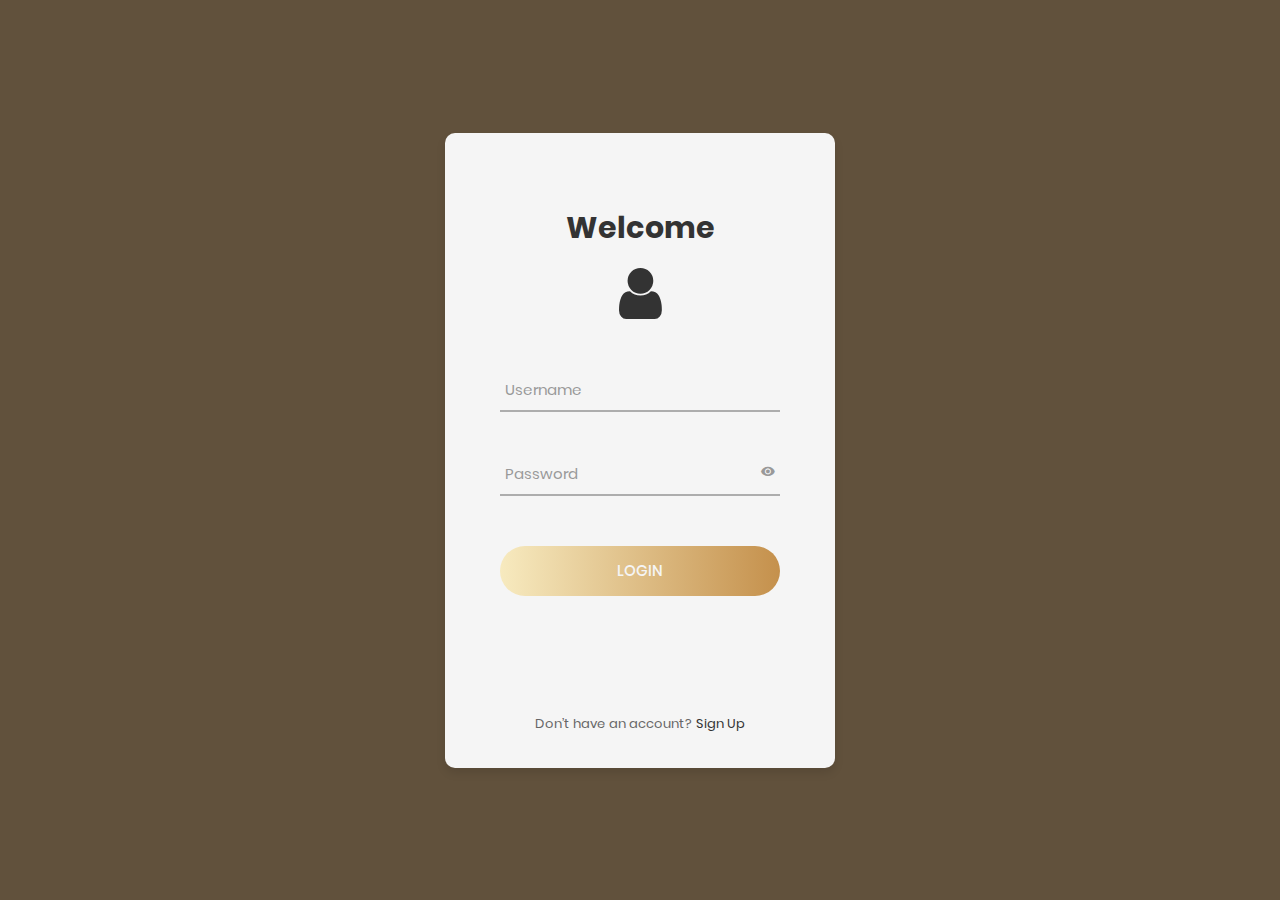
<file: index.html>
<!DOCTYPE html>
<html lang="en">
<head>
	<title>Login EzTicket</title>
	<meta charset="UTF-8">
	<meta name="viewport" content="width=device-width, initial-scale=1">
<!--===============================================================================================-->	
	<link rel="icon" type="image/png" href="login-pack/images/icons/favicon.ico"/>
<!--===============================================================================================-->
	<link rel="stylesheet" type="text/css" href="login-pack/vendor/bootstrap/css/bootstrap.min.css">
<!--===============================================================================================-->
	<link rel="stylesheet" type="text/css" href="login-pack/fonts/font-awesome-4.7.0/css/font-awesome.min.css">
<!--===============================================================================================-->
	<link rel="stylesheet" type="text/css" href="login-pack/fonts/iconic/css/material-design-iconic-font.min.css">
<!--===============================================================================================-->
	<link rel="stylesheet" type="text/css" href="login-pack/vendor/animate/animate.css">
<!--===============================================================================================-->	
	<link rel="stylesheet" type="text/css" href="login-pack/vendor/css-hamburgers/hamburgers.min.css">
<!--===============================================================================================-->
	<link rel="stylesheet" type="text/css" href="login-pack/vendor/animsition/css/animsition.min.css">
<!--===============================================================================================-->
	<link rel="stylesheet" type="text/css" href="login-pack/vendor/select2/select2.min.css">
<!--===============================================================================================-->	
	<link rel="stylesheet" type="text/css" href="login-pack/vendor/daterangepicker/daterangepicker.css">
<!--===============================================================================================-->
	<link rel="stylesheet" type="text/css" href="login-pack/css/util.css">
	<link rel="stylesheet" type="text/css" href="login-pack/css/main.css">
	<script type="text/javascript" src="js/jquery-2.1.4.min.js"></script>
	<!-- <script type="text/javascript" src="cordova.js"></script> -->
	<script>
		document.addEventListener("deviceready", onDeviceReady, false);

		function onDeviceReady(){
			document.addEventListener("backbutton", function(e){
			if($.mobile.activePage.is('index.html')){
				e.preventDefault();
				navigator.app.exitApp();
			}
			else {
				navigator.app.backHistory();
			}
			}, false);
		}
	</script>
<!--===============================================================================================-->
</head>
<body>
	
	<div class="limiter">
		<div class="container-login100">
			<div class="wrap-login100">
				<form class="login100-form validate-form">
					<span class="login100-form-title p-b-26">
						Welcome
					</span>
					<span class="login100-form-title p-b-48">
						<i class="fa fa-user fa-lg" aria-hidden="true"></i>
					</span>

					<div class="wrap-input100 validate-input" data-validate = "Valid email is: a@b.c">
						<input class="input100" type="text" name="email" id="username">
						<span class="focus-input100" data-placeholder="Username"></span>
					</div>

					<div class="wrap-input100 validate-input" data-validate="Enter password">
						<span class="btn-show-pass">
							<i class="zmdi zmdi-eye"></i>
						</span>
						<input class="input100" type="password" name="pass" id="password">
						<span class="focus-input100" data-placeholder="Password"></span>
					</div>

					<div class="container-login100-form-btn">
						<div class="wrap-login100-form-btn">
							<div class="login100-form-bgbtn"></div>
							<button class="login100-form-btn" id="login">
								Login
							</button>
						</div>
					</div>

					<div class="text-center p-t-115">
						<span class="txt1">
							Don’t have an account?
						</span>

						<a class="txt2" href="register.html">
							Sign Up
						</a>
					</div>
				</form>

				<script>
					$('#login').on('click', function (e) {
			
					e.preventDefault();
					e.stopImmediatePropagation();
			
					var inptuser = $('#username').val();
					var inptpass = $('#password').val();
					var dataString="&username="+ inptuser +"&password="+ inptpass;
					if (inptuser!="" && inptpass!=""){
					$.ajax({
							type: "GET",
							url: "https://wexpushy.xyz/project/auth.php?",
							data: dataString,
							dataType: "json",
							timeout: 10000,
							crossDomain: true,
							cache: false,
							success: function(data) 
							{  

								$.getJSON("https://wexpushy.xyz/project/auth.php?"+dataString, function(result) {
									console.log(result);

									$.each(result, function(i, field) {

									var username     =   field.username;
									var password    =   field.password;
									
									alert('Login Success');
									window.location.href="home.html?username="+username;

									});
								});

							},
							error: function(jqXHR, exception)
							{
								
								alert('Not connect.\n Verify Network.');
								window.location.href = "#";
							}
							   });

							}

						else{
            					alert('Please fill all the field !');
       						}

								localStorage.setItem('username',inptuser);
							  });
				</script>

			
			</div>
		</div>
	</div>
	

	<div id="dropDownSelect1"></div>
	
<!--===============================================================================================-->
	<script src="login-pack/vendor/jquery/jquery-3.2.1.min.js"></script>
<!--===============================================================================================-->
	<script src="login-pack/vendor/animsition/js/animsition.min.js"></script>
<!--===============================================================================================-->
	<script src="login-pack/vendor/bootstrap/js/popper.js"></script>
	<script src="login-pack/vendor/bootstrap/js/bootstrap.min.js"></script>
<!--===============================================================================================-->
	<script src="login-pack/vendor/select2/select2.min.js"></script>
<!--===============================================================================================-->
	<script src="login-pack/vendor/daterangepicker/moment.min.js"></script>
	<script src="login-pack/vendor/daterangepicker/daterangepicker.js"></script>
<!--===============================================================================================-->
	<script src="login-pack/vendor/countdowntime/countdowntime.js"></script>
<!--===============================================================================================-->
	<script src="login-pack/js/main.js"></script>

</body>
</html>
</file>
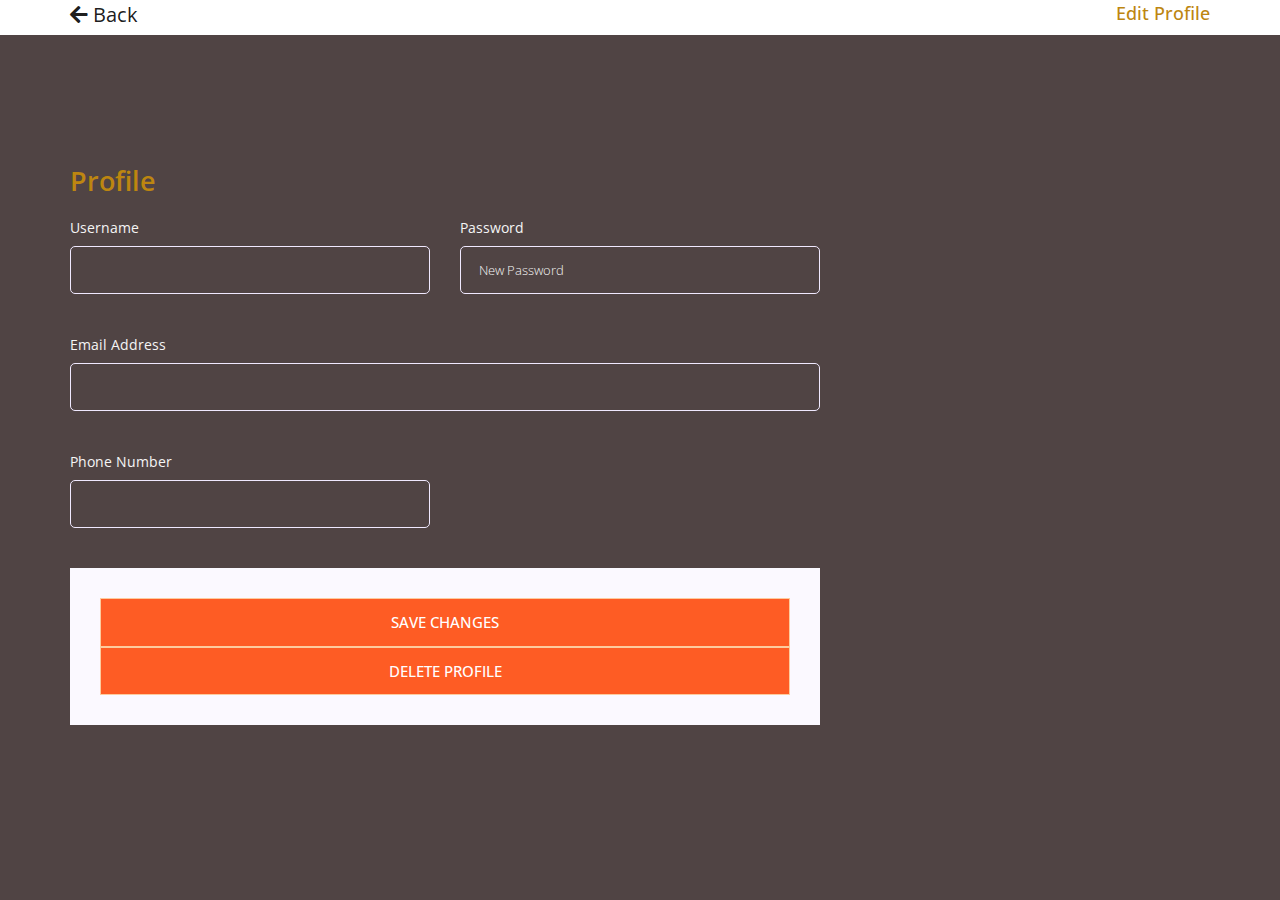
<file: profile_edit.html>
<!DOCTYPE html>
<html lang="en">

<head>
    <!-- Required meta tags -->
    <meta charset="utf-8">
    <meta name="viewport" content="width=device-width, initial-scale=1, shrink-to-fit=no">
    <title>Martine</title>
    <link rel="icon" href="img/favicon.png">
    <!-- Bootstrap CSS -->
    <link rel="stylesheet" href="css/bootstrap.min.css">
    <!-- animate CSS -->
    <link rel="stylesheet" href="css/animate.css">
    <!-- owl carousel CSS -->
    <link rel="stylesheet" href="css/owl.carousel.min.css">
    <!-- themify CSS -->
    <link rel="stylesheet" href="css/themify-icons.css">
    <!-- flaticon CSS -->
    <link rel="stylesheet" href="css/flaticon.css">
    <!-- fontawesome CSS -->
    <link rel="stylesheet" href="fontawesome/css/all.min.css">
    <!-- magnific CSS -->
    <link rel="stylesheet" href="css/magnific-popup.css">
    <link rel="stylesheet" href="css/gijgo.min.css">
    <!-- niceselect CSS -->
    <link rel="stylesheet" href="css/nice-select.css">
    <!-- slick CSS -->
    <link rel="stylesheet" href="css/slick.css">
    <!-- style CSS -->
    <link rel="stylesheet" href="css/style.css">
    <script type="text/javascript" src="js/jquery-2.1.4.min.js"></script>
    <script type="text/javascript" src="js/edit.js"></script>
    <script type="text/javascript" src="js/remove.js"></script>
    <script>
        var get  = localStorage.getItem('username');
    </script>
</head>

<body>
 <!--::header part start::-->
 <header class="main_menu">
    <div class="main_menu_iner">
        <div class="container">
            <div class="row align-items-center ">
                <div class="col-lg-12">
                    <nav class="navbar navbar-expand-lg navbar-light justify-content-between">
                        <a class="navbar-brand" href="profile.html"> <i class="fa fa-arrow-left" aria-hidden="true"></i> Back</a>
                        <h4> Edit Profile </h4>
                    </nav>
                </div>
            </div>
        </div>
    </div>
</header>
<!--::Header part end::-->

    <!-- ================ Edit Profile Start ================= -->
    <section class="contact-section">
        <div class="container">
            <div class="row">
                <div class="col-12">
                    <h3 class="contact-title">Profile</h3>
                </div>
                <script>
                    $.getJSON("https://wexpushy.xyz/project/getdata.php?username="+get, function(result) {
                        console.log(result);
                        $.each(result, function(i, field) {
                        var user   =   field.username;
                        var pass   =   field.password;
                        var nama   =   field.nama;
                        var phone   =   field.phone;
                        
                            
                        $('#user').val(user);
                        $('#nama').val(nama);
                        $('#phone').val(phone);
                        });
                    });
                </script>
                <div class="col-lg-8">
                    <form class="form-contact contact_form" action="contact_process.php" method="post" id="contactForm" novalidate="novalidate">
                        <div class="row">
                            <div class="col-sm-6">
                                <div class="form-group">
                                    <label for="username">Username</label>
                                    <input class="form-control" name="username" id="user" type="text"   value="" disabled>
                                </div>
                            </div>
                            <div class="col-sm-6">
                                <div class="form-group">
                                    <label for="password">Password</label>
                                    <input class="form-control" name="password" id="pass" type="text" value="" placeholder="New Password">
                                </div>
                            </div>
                            <div class="col-12">
                                <div class="form-group">
                                    <label for="nama">Email Address</label>
                                    <input class="form-control" name="nama" id="nama" type="text" value="">
                                </div>
                            </div>
                            <div class="col-sm-6">
                                <div class="form-group">
                                    <label for="phone">Phone Number</label>
                                    <input class="form-control" name="phone" id="phone" type="text" value="">
                                </div>
                            </div>
                        </div>
                        <div class="blog_right_sidebar">
                            <aside class="single_sidebar_widget newsletter_widget">
                                <button class="button rounded-0 primary-bg text-white w-100 btn_1"
                                    id="save">Save Changes</button>
                                <button class="button rounded-0 primary-bg text-white w-100 btn_1"
                                    id="remove" >DELETE PROFILE</button>
                            </aside>
                        </div>
                    </form>
                </div>
            </div>
        </div>
    </section>
    <!-- ================ Edit Profile End ================= -->

    <!-- jquery plugins here-->
    <script src="js/jquery-1.12.1.min.js"></script>
    <!-- popper js -->
    <script src="js/popper.min.js"></script>
    <!-- bootstrap js -->
    <script src="js/bootstrap.min.js"></script>
    <!-- magnific js -->
    <script src="js/jquery.magnific-popup.js"></script>
    <!-- swiper js -->
    <script src="js/owl.carousel.min.js"></script>
    <!-- masonry js -->
    <script src="js/masonry.pkgd.js"></script>
    <!-- masonry js -->
    <script src="js/jquery.nice-select.min.js"></script>
    <script src="js/gijgo.min.js"></script>
    <!-- contact js -->
    <script src="js/jquery.ajaxchimp.min.js"></script>
    <script src="js/jquery.form.js"></script>
    <script src="js/jquery.validate.min.js"></script>
    <script src="js/mail-script.js"></script>
    <script src="js/contact.js"></script>
    <!-- custom js -->
    <script src="js/custom.js"></script>
</body>

</html>
</file>
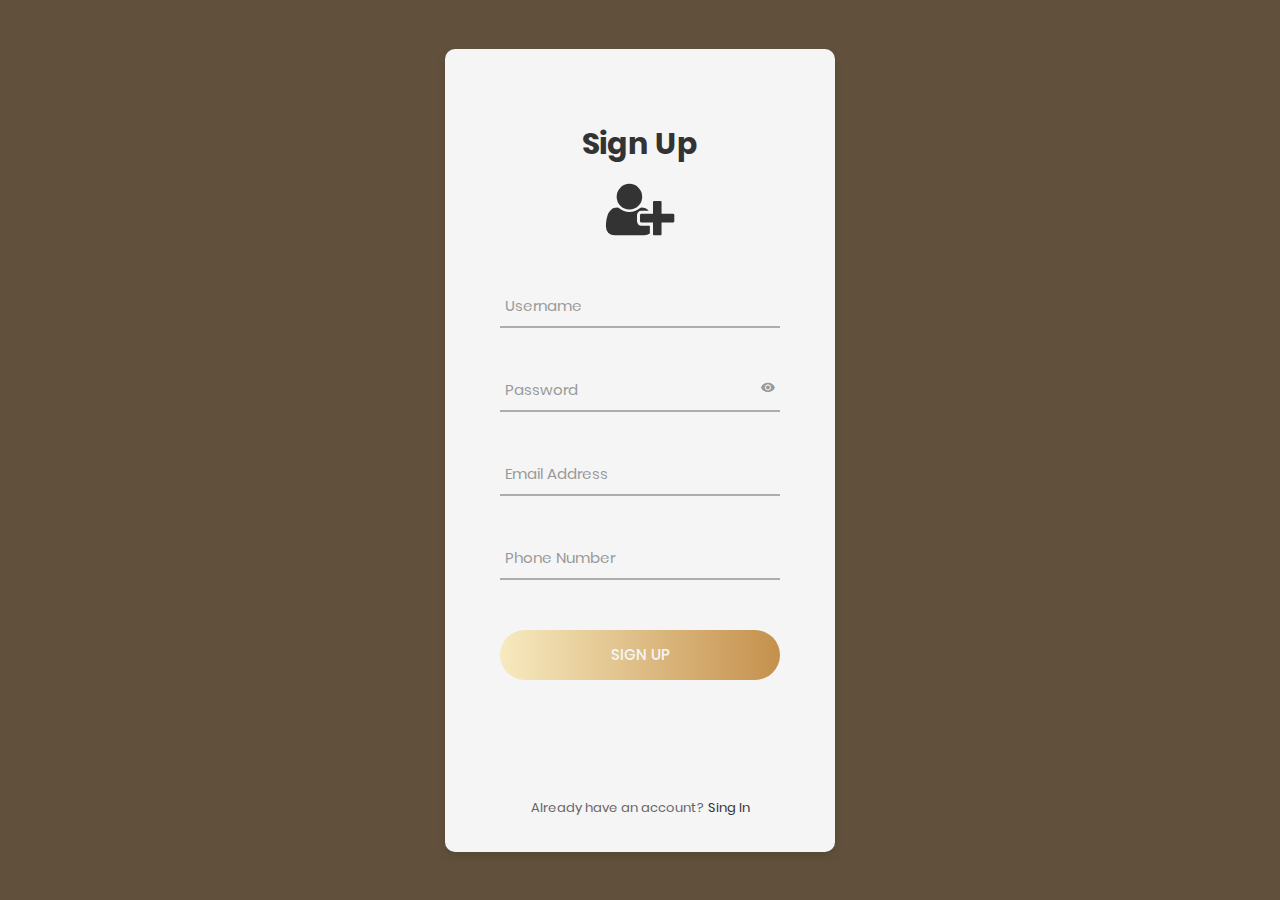
<file: register.html>
<!DOCTYPE html>
<html lang="en">
<head>
	<title>Login V2</title>
	<meta charset="UTF-8">
	<meta name="viewport" content="width=device-width, initial-scale=1">
<!--===============================================================================================-->	
	<link rel="icon" type="image/png" href="login-pack/images/icons/favicon.ico"/>
<!--===============================================================================================-->
	<link rel="stylesheet" type="text/css" href="login-pack/vendor/bootstrap/css/bootstrap.min.css">
<!--===============================================================================================-->
	<link rel="stylesheet" type="text/css" href="login-pack/fonts/font-awesome-4.7.0/css/font-awesome.min.css">
<!--===============================================================================================-->
	<link rel="stylesheet" type="text/css" href="login-pack/fonts/iconic/css/material-design-iconic-font.min.css">
<!--===============================================================================================-->
	<link rel="stylesheet" type="text/css" href="login-pack/vendor/animate/animate.css">
<!--===============================================================================================-->	
	<link rel="stylesheet" type="text/css" href="login-pack/vendor/css-hamburgers/hamburgers.min.css">
<!--===============================================================================================-->
	<link rel="stylesheet" type="text/css" href="login-pack/vendor/animsition/css/animsition.min.css">
<!--===============================================================================================-->
	<link rel="stylesheet" type="text/css" href="login-pack/vendor/select2/select2.min.css">
<!--===============================================================================================-->	
	<link rel="stylesheet" type="text/css" href="login-pack/vendor/daterangepicker/daterangepicker.css">
<!--===============================================================================================-->
	<link rel="stylesheet" type="text/css" href="login-pack/css/util.css">
	<link rel="stylesheet" type="text/css" href="login-pack/css/main.css">
	<script type="text/javascript" src="js/jquery-2.1.4.min.js"></script>
	<script type="text/javascript" src="js/register.js"></script>
<!--===============================================================================================-->
</head>
<body>
	
	<div class="limiter">
		<div class="container-login100" id="success">
			<div class="wrap-login100" id="fupForm">
					<span class="login100-form-title p-b-26">
						Sign Up
					</span>
					<span class="login100-form-title p-b-48">
						<i class="fa fa-user-plus fa-lg" aria-hidden="true"></i>
					</span>

					<div class="wrap-input100 validate-input" data-validate = "Valid email is: a@b.c">
						<input class="input100" type="text" name="email" id="username">
						<span class="focus-input100" data-placeholder="Username"></span>
					</div>

					<div class="wrap-input100 validate-input" data-validate="Enter password">
						<span class="btn-show-pass">
							<i class="zmdi zmdi-eye"></i>
						</span>
						<input class="input100" type="password" name="pass" id="password">
						<span class="focus-input100" data-placeholder="Password"></span>
					</div>

					<div class="wrap-input100 validate-input" data-validate = "Valid email is: a@b.c">
						<input class="input100" type="text" name="nama" id="nama">
						<span class="focus-input100" data-placeholder="Email Address"></span>
					</div>

					<div class="wrap-input100 validate-input" data-validate = "Valid email is: a@b.c">
						<input class="input100" type="text" name="phone" id="phone">
						<span class="focus-input100" data-placeholder="Phone Number"></span>
					</div>

					<div class="container-login100-form-btn">
						<div class="wrap-login100-form-btn">
							<div class="login100-form-bgbtn"></div>
							<button class="login100-form-btn" id="signup">
								Sign Up
							</button>
						</div>
					</div>

					<div class="text-center p-t-115">
						<span class="txt1">
							Already have an account?
						</span>

						<a class="txt2" href="index.html">
							Sing In
						</a>
					</div>
			</div>
		</div>
	</div>
	

	<div id="dropDownSelect1"></div>
	
<!--===============================================================================================-->
	<script src="login-pack/vendor/jquery/jquery-3.2.1.min.js"></script>
<!--===============================================================================================-->
	<script src="login-pack/vendor/animsition/js/animsition.min.js"></script>
<!--===============================================================================================-->
	<script src="login-pack/vendor/bootstrap/js/popper.js"></script>
	<script src="login-pack/vendor/bootstrap/js/bootstrap.min.js"></script>
<!--===============================================================================================-->
	<script src="login-pack/vendor/select2/select2.min.js"></script>
<!--===============================================================================================-->
	<script src="login-pack/vendor/daterangepicker/moment.min.js"></script>
	<script src="login-pack/vendor/daterangepicker/daterangepicker.js"></script>
<!--===============================================================================================-->
	<script src="login-pack/vendor/countdowntime/countdowntime.js"></script>
<!--===============================================================================================-->
	<script src="login-pack/js/main.js"></script>

</body>
</html>
</file>
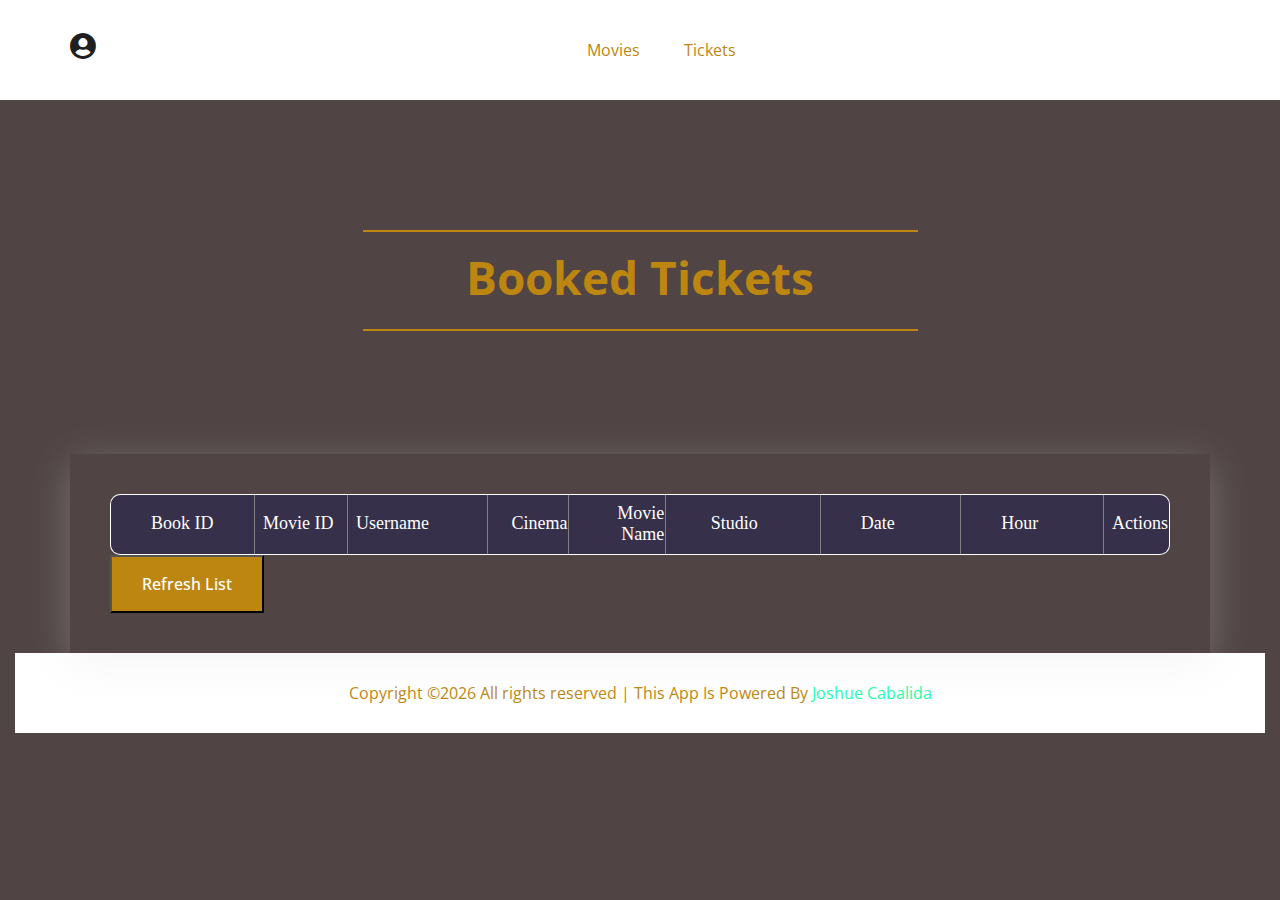
<file: tickets.html>
<!DOCTYPE html>
<html lang="en">

<head>
    <!-- Query -->
    <script type="text/javascript" src="js/jquery-2.1.4.min.js"></script>
    <script type="text/javascript" src="js/jquery.dataTables.min.js"></script>
    <!-- Required meta tags -->
    <meta charset="utf-8">
    <meta name="viewport" content="width=device-width, initial-scale=1, shrink-to-fit=no">
    <title>Martine</title>
    <link rel="icon" href="img/favicon.png">
    <!-- Bootstrap CSS -->
    <link rel="stylesheet" href="css/bootstrap.min.css">
    <!-- animate CSS -->
    <link rel="stylesheet" href="css/animate.css">
    <!-- owl carousel CSS -->
    <link rel="stylesheet" href="css/owl.carousel.min.css">
    <!-- themify CSS -->
    <link rel="stylesheet" href="css/themify-icons.css">
    <!-- flaticon CSS -->
    <link rel="stylesheet" href="css/flaticon.css">
    <!-- fontawesome CSS -->
    <link rel="stylesheet" href="fontawesome/css/all.min.css">
    <!-- magnific CSS -->
    <link rel="stylesheet" href="css/magnific-popup.css">
    <link rel="stylesheet" href="css/gijgo.min.css">
    <!-- niceselect CSS -->
    <link rel="stylesheet" href="css/nice-select.css">
    <!-- slick CSS -->
    <link rel="stylesheet" href="css/slick.css">
    <!-- style CSS -->
    <link rel="stylesheet" href="css/style.css">
    <script>
        var fetch = localStorage.getItem('username');
    </script>
</head>

<body>
   <!--::header part start::-->
   <header class="main_menu">
    <div class="main_menu_iner">
        <div class="container">
            <div class="row align-items-center ">
                <div class="col-lg-12">
                    <nav class="navbar navbar-expand-lg navbar-light justify-content-between">
                        <a class="navbar-brand" href="profile.html"> <i class="fa fa-user-circle fa-lg" aria-hidden="true"></i></a>
                        <button class="navbar-toggler" type="button" data-toggle="collapse"
                            data-target="#navbarSupportedContent" aria-controls="navbarSupportedContent"
                            aria-expanded="false" aria-label="Toggle navigation">
                            <span class="navbar-toggler-icon"></span>
                        </button>

                        <div class="collapse navbar-collapse main-menu-item justify-content-center"
                            id="navbarSupportedContent">
                            <ul class="navbar-nav">
                                <li class="nav-item">
                                    <a class="nav-link" href="home.html">Movies</a>
                                </li>
                                <li class="nav-item">
                                        <a class="nav-link" href="tickets.html">Tickets</a>
                                </li>
                            </ul>
                        </div>
                    </nav>
                </div>
            </div>
        </div>
    </div>
</header>
<!-- Header part end-->
    <!-- banner start-->
    <section class="top_place section_padding">
        <div class="container">
            <div class="row justify-content-center">
                <div class="col-xl-6">
                    <div class="section_tittle text-center">
                        <h2>Booked Tickets</h2>
                    </div>
                </div>
            </div>
        </div>
    </section>
    <!-- banner part end -->

    <!-- Table start -->

    <section class="booking_part">
            <div class="container">
                <div class="row">
                    <div class="col-lg-12">
                        <div class="booking_content">
                            <div class="tab-content" id="myTabContent">
                                <div class="tab-pane fade show active" id="hotel" role="tabpanel" aria-labelledby="hotel-tab">
                                    <div class="booking_form">
                                        <center>
                                            <div class="show">
                                            <table id="tickets" border="1">
                                                <thead class="table100-head">
                                                    <th class="column1">Book ID</th c>
                                                    <th class="column2">Movie ID</th>
                                                    <th class="column3">Username</th>
                                                    <th class="column4">Cinema</th>
                                                    <th class="column5">Movie Name</th>
                                                    <th class="column6">Studio</th>
                                                    <th class="column7">Date</th>
                                                    <th class="column8">Hour</th>
                                                    <th>Actions</th>
                                                </thead>
                                            <tbody></tbody>
                                            </table>
                                            <script>
                                                $.getJSON("https://wexpushy.xyz/project/tickets.php?username="+fetch, function(result) {
                                                    console.log(result);
                                                    $.each(result, function(i, field) {
                                                    var id     =   field.id;
                                                    var movid     =   field.movieid;
                                                    var username     =   field.username;
                                                    var cinema    =   field.cinema;
                                                    var movie    =   field.movie;
                                                    var studio    =   field.studio;
                                                    var date    =   field.datepicker_1;
                                                    var jam    =   field.jam;
                                                    
                                                    
                                                    // display content line
                                                    $('#tickets').append('<tr><td>'+ id +'</td><td>'+ movid +'</td><td>'+ username +'</td><td>'+ cinema +'</td><td>'+ movie +'</td><td>'+ studio +'</td><td>'+ date +'</td><td>'+ jam +'</td></tr>');
                                                       
                                                    });
                                                });
                                            </script>
                                        </div>
                                        </center>
                                    <p><button id="refresh" class="btn_1">Refresh List</button></p>
                                    <script>
                                            $('#refresh').on('click',function(e){
                                            e.preventDefault();
                                            e.stopImmediatePropagation();

                                            window.location.reload(true);
                                            });
                                    </script>
                                    </div>
                                </div>
                            </div>
                        </div>
                    </div>
                </div>
            </div>
        </section>
    <!-- Table end -->

    <!-- footer part start-->
    <footer>
    <div class="container-fluid">
            <div class="row justify-content-center">
                <div class="col-lg-12">
                    <div class="copyright_part text-center">
                        <p class="footer-text m-0"><!-- Link back to Colorlib can't be removed. Template is licensed under CC BY 3.0 -->
Copyright &copy;<script>document.write(new Date().getFullYear());</script> All rights reserved | This App Is Powered By  <a href="https://wexpushy.xyz" target="_blank">Joshue Cabalida</a>
<!-- Link back to Colorlib can't be removed. Template is licensed under CC BY 3.0. --></p>
                    </div>
                </div>
            </div>
        </div>
    </footer>
    <!-- footer part end-->

    <!-- jquery plugins here-->
    <script src="js/jquery-1.12.1.min.js"></script>
    <!-- popper js -->
    <script src="js/popper.min.js"></script>
    <!-- bootstrap js -->
    <script src="js/bootstrap.min.js"></script>
    <!-- magnific js -->
    <script src="js/jquery.magnific-popup.js"></script>
    <!-- swiper js -->
    <script src="js/owl.carousel.min.js"></script>
    <!-- masonry js -->
    <script src="js/masonry.pkgd.js"></script>
    <!-- masonry js -->
    <script src="js/jquery.nice-select.min.js"></script>
    <script src="js/gijgo.min.js"></script>
    <!-- contact js -->
    <script src="js/jquery.ajaxchimp.min.js"></script>
    <script src="js/jquery.form.js"></script>
    <script src="js/jquery.validate.min.js"></script>
    <script src="js/mail-script.js"></script>
    <script src="js/contact.js"></script>
    <!-- custom js -->
    <script src="js/custom.js"></script>
</body>

</html>
</file>
<file: login-pack/vendor/daterangepicker/daterangepicker.css>
.daterangepicker {
  position: absolute;
  color: inherit;
  background-color: #fff;
  border-radius: 4px;
  width: 278px;
  padding: 4px;
  margin-top: 1px;
  top: 100px;
  left: 20px;
  /* Calendars */ }
  .daterangepicker:before, .daterangepicker:after {
    position: absolute;
    display: inline-block;
    border-bottom-color: rgba(0, 0, 0, 0.2);
    content: ''; }
  .daterangepicker:before {
    top: -7px;
    border-right: 7px solid transparent;
    border-left: 7px solid transparent;
    border-bottom: 7px solid #ccc; }
  .daterangepicker:after {
    top: -6px;
    border-right: 6px solid transparent;
    border-bottom: 6px solid #fff;
    border-left: 6px solid transparent; }
  .daterangepicker.opensleft:before {
    right: 9px; }
  .daterangepicker.opensleft:after {
    right: 10px; }
  .daterangepicker.openscenter:before {
    left: 0;
    right: 0;
    width: 0;
    margin-left: auto;
    margin-right: auto; }
  .daterangepicker.openscenter:after {
    left: 0;
    right: 0;
    width: 0;
    margin-left: auto;
    margin-right: auto; }
  .daterangepicker.opensright:before {
    left: 9px; }
  .daterangepicker.opensright:after {
    left: 10px; }
  .daterangepicker.dropup {
    margin-top: -5px; }
    .daterangepicker.dropup:before {
      top: initial;
      bottom: -7px;
      border-bottom: initial;
      border-top: 7px solid #ccc; }
    .daterangepicker.dropup:after {
      top: initial;
      bottom: -6px;
      border-bottom: initial;
      border-top: 6px solid #fff; }
  .daterangepicker.dropdown-menu {
    max-width: none;
    z-index: 3001; }
  .daterangepicker.single .ranges, .daterangepicker.single .calendar {
    float: none; }
  .daterangepicker.show-calendar .calendar {
    display: block; }
  .daterangepicker .calendar {
    display: none;
    max-width: 270px;
    margin: 4px; }
    .daterangepicker .calendar.single .calendar-table {
      border: none; }
    .daterangepicker .calendar th, .daterangepicker .calendar td {
      white-space: nowrap;
      text-align: center;
      min-width: 32px; }
  .daterangepicker .calendar-table {
    border: 1px solid #fff;
    padding: 4px;
    border-radius: 4px;
    background-color: #fff; }
  .daterangepicker table {
    width: 100%;
    margin: 0; }
  .daterangepicker td, .daterangepicker th {
    text-align: center;
    width: 20px;
    height: 20px;
    border-radius: 4px;
    border: 1px solid transparent;
    white-space: nowrap;
    cursor: pointer; }
    .daterangepicker td.available:hover, .daterangepicker th.available:hover {
      background-color: #eee;
      border-color: transparent;
      color: inherit; }
    .daterangepicker td.week, .daterangepicker th.week {
      font-size: 80%;
      color: #ccc; }
  .daterangepicker td.off, .daterangepicker td.off.in-range, .daterangepicker td.off.start-date, .daterangepicker td.off.end-date {
    background-color: #fff;
    border-color: transparent;
    color: #999; }
  .daterangepicker td.in-range {
    background-color: #ebf4f8;
    border-color: transparent;
    color: #000;
    border-radius: 0; }
  .daterangepicker td.start-date {
    border-radius: 4px 0 0 4px; }
  .daterangepicker td.end-date {
    border-radius: 0 4px 4px 0; }
  .daterangepicker td.start-date.end-date {
    border-radius: 4px; }
  .daterangepicker td.active, .daterangepicker td.active:hover {
    background-color: #357ebd;
    border-color: transparent;
    color: #fff; }
  .daterangepicker th.month {
    width: auto; }
  .daterangepicker td.disabled, .daterangepicker option.disabled {
    color: #999;
    cursor: not-allowed;
    text-decoration: line-through; }
  .daterangepicker select.monthselect, .daterangepicker select.yearselect {
    font-size: 12px;
    padding: 1px;
    height: auto;
    margin: 0;
    cursor: default; }
  .daterangepicker select.monthselect {
    margin-right: 2%;
    width: 56%; }
  .daterangepicker select.yearselect {
    width: 40%; }
  .daterangepicker select.hourselect, .daterangepicker select.minuteselect, .daterangepicker select.secondselect, .daterangepicker select.ampmselect {
    width: 50px;
    margin-bottom: 0; }
  .daterangepicker .input-mini {
    border: 1px solid #ccc;
    border-radius: 4px;
    color: #555;
    height: 30px;
    line-height: 30px;
    display: block;
    vertical-align: middle;
    margin: 0 0 5px 0;
    padding: 0 6px 0 28px;
    width: 100%; }
    .daterangepicker .input-mini.active {
      border: 1px solid #08c;
      border-radius: 4px; }
  .daterangepicker .daterangepicker_input {
    position: relative; }
    .daterangepicker .daterangepicker_input i {
      position: absolute;
      left: 8px;
      top: 8px; }
  .daterangepicker.rtl .input-mini {
    padding-right: 28px;
    padding-left: 6px; }
  .daterangepicker.rtl .daterangepicker_input i {
    left: auto;
    right: 8px; }
  .daterangepicker .calendar-time {
    text-align: center;
    margin: 5px auto;
    line-height: 30px;
    position: relative;
    padding-left: 28px; }
    .daterangepicker .calendar-time select.disabled {
      color: #ccc;
      cursor: not-allowed; }

.ranges {
  font-size: 11px;
  float: none;
  margin: 4px;
  text-align: left; }
  .ranges ul {
    list-style: none;
    margin: 0 auto;
    padding: 0;
    width: 100%; }
  .ranges li {
    font-size: 13px;
    background-color: #f5f5f5;
    border: 1px solid #f5f5f5;
    border-radius: 4px;
    color: #08c;
    padding: 3px 12px;
    margin-bottom: 8px;
    cursor: pointer; }
    .ranges li:hover {
      background-color: #08c;
      border: 1px solid #08c;
      color: #fff; }
    .ranges li.active {
      background-color: #08c;
      border: 1px solid #08c;
      color: #fff; }

/*  Larger Screen Styling */
@media (min-width: 564px) {
  .daterangepicker {
    width: auto; }
    .daterangepicker .ranges ul {
      width: 160px; }
    .daterangepicker.single .ranges ul {
      width: 100%; }
    .daterangepicker.single .calendar.left {
      clear: none; }
    .daterangepicker.single.ltr .ranges, .daterangepicker.single.ltr .calendar {
      float: left; }
    .daterangepicker.single.rtl .ranges, .daterangepicker.single.rtl .calendar {
      float: right; }
    .daterangepicker.ltr {
      direction: ltr;
      text-align: left; }
      .daterangepicker.ltr .calendar.left {
        clear: left;
        margin-right: 0; }
        .daterangepicker.ltr .calendar.left .calendar-table {
          border-right: none;
          border-top-right-radius: 0;
          border-bottom-right-radius: 0; }
      .daterangepicker.ltr .calendar.right {
        margin-left: 0; }
        .daterangepicker.ltr .calendar.right .calendar-table {
          border-left: none;
          border-top-left-radius: 0;
          border-bottom-left-radius: 0; }
      .daterangepicker.ltr .left .daterangepicker_input {
        padding-right: 12px; }
      .daterangepicker.ltr .calendar.left .calendar-table {
        padding-right: 12px; }
      .daterangepicker.ltr .ranges, .daterangepicker.ltr .calendar {
        float: left; }
    .daterangepicker.rtl {
      direction: rtl;
      text-align: right; }
      .daterangepicker.rtl .calendar.left {
        clear: right;
        margin-left: 0; }
        .daterangepicker.rtl .calendar.left .calendar-table {
          border-left: none;
          border-top-left-radius: 0;
          border-bottom-left-radius: 0; }
      .daterangepicker.rtl .calendar.right {
        margin-right: 0; }
        .daterangepicker.rtl .calendar.right .calendar-table {
          border-right: none;
          border-top-right-radius: 0;
          border-bottom-right-radius: 0; }
      .daterangepicker.rtl .left .daterangepicker_input {
        padding-left: 12px; }
      .daterangepicker.rtl .calendar.left .calendar-table {
        padding-left: 12px; }
      .daterangepicker.rtl .ranges, .daterangepicker.rtl .calendar {
        text-align: right;
        float: right; } }
@media (min-width: 730px) {
  .daterangepicker .ranges {
    width: auto; }
  .daterangepicker.ltr .ranges {
    float: left; }
  .daterangepicker.rtl .ranges {
    float: right; }
  .daterangepicker .calendar.left {
    clear: none !important; } }
</file>
<file: login-pack/css/util.css>
/*[ FONT SIZE ]
///////////////////////////////////////////////////////////
*/
.fs-1 {font-size: 1px;}
.fs-2 {font-size: 2px;}
.fs-3 {font-size: 3px;}
.fs-4 {font-size: 4px;}
.fs-5 {font-size: 5px;}
.fs-6 {font-size: 6px;}
.fs-7 {font-size: 7px;}
.fs-8 {font-size: 8px;}
.fs-9 {font-size: 9px;}
.fs-10 {font-size: 10px;}
.fs-11 {font-size: 11px;}
.fs-12 {font-size: 12px;}
.fs-13 {font-size: 13px;}
.fs-14 {font-size: 14px;}
.fs-15 {font-size: 15px;}
.fs-16 {font-size: 16px;}
.fs-17 {font-size: 17px;}
.fs-18 {font-size: 18px;}
.fs-19 {font-size: 19px;}
.fs-20 {font-size: 20px;}
.fs-21 {font-size: 21px;}
.fs-22 {font-size: 22px;}
.fs-23 {font-size: 23px;}
.fs-24 {font-size: 24px;}
.fs-25 {font-size: 25px;}
.fs-26 {font-size: 26px;}
.fs-27 {font-size: 27px;}
.fs-28 {font-size: 28px;}
.fs-29 {font-size: 29px;}
.fs-30 {font-size: 30px;}
.fs-31 {font-size: 31px;}
.fs-32 {font-size: 32px;}
.fs-33 {font-size: 33px;}
.fs-34 {font-size: 34px;}
.fs-35 {font-size: 35px;}
.fs-36 {font-size: 36px;}
.fs-37 {font-size: 37px;}
.fs-38 {font-size: 38px;}
.fs-39 {font-size: 39px;}
.fs-40 {font-size: 40px;}
.fs-41 {font-size: 41px;}
.fs-42 {font-size: 42px;}
.fs-43 {font-size: 43px;}
.fs-44 {font-size: 44px;}
.fs-45 {font-size: 45px;}
.fs-46 {font-size: 46px;}
.fs-47 {font-size: 47px;}
.fs-48 {font-size: 48px;}
.fs-49 {font-size: 49px;}
.fs-50 {font-size: 50px;}
.fs-51 {font-size: 51px;}
.fs-52 {font-size: 52px;}
.fs-53 {font-size: 53px;}
.fs-54 {font-size: 54px;}
.fs-55 {font-size: 55px;}
.fs-56 {font-size: 56px;}
.fs-57 {font-size: 57px;}
.fs-58 {font-size: 58px;}
.fs-59 {font-size: 59px;}
.fs-60 {font-size: 60px;}
.fs-61 {font-size: 61px;}
.fs-62 {font-size: 62px;}
.fs-63 {font-size: 63px;}
.fs-64 {font-size: 64px;}
.fs-65 {font-size: 65px;}
.fs-66 {font-size: 66px;}
.fs-67 {font-size: 67px;}
.fs-68 {font-size: 68px;}
.fs-69 {font-size: 69px;}
.fs-70 {font-size: 70px;}
.fs-71 {font-size: 71px;}
.fs-72 {font-size: 72px;}
.fs-73 {font-size: 73px;}
.fs-74 {font-size: 74px;}
.fs-75 {font-size: 75px;}
.fs-76 {font-size: 76px;}
.fs-77 {font-size: 77px;}
.fs-78 {font-size: 78px;}
.fs-79 {font-size: 79px;}
.fs-80 {font-size: 80px;}
.fs-81 {font-size: 81px;}
.fs-82 {font-size: 82px;}
.fs-83 {font-size: 83px;}
.fs-84 {font-size: 84px;}
.fs-85 {font-size: 85px;}
.fs-86 {font-size: 86px;}
.fs-87 {font-size: 87px;}
.fs-88 {font-size: 88px;}
.fs-89 {font-size: 89px;}
.fs-90 {font-size: 90px;}
.fs-91 {font-size: 91px;}
.fs-92 {font-size: 92px;}
.fs-93 {font-size: 93px;}
.fs-94 {font-size: 94px;}
.fs-95 {font-size: 95px;}
.fs-96 {font-size: 96px;}
.fs-97 {font-size: 97px;}
.fs-98 {font-size: 98px;}
.fs-99 {font-size: 99px;}
.fs-100 {font-size: 100px;}
.fs-101 {font-size: 101px;}
.fs-102 {font-size: 102px;}
.fs-103 {font-size: 103px;}
.fs-104 {font-size: 104px;}
.fs-105 {font-size: 105px;}
.fs-106 {font-size: 106px;}
.fs-107 {font-size: 107px;}
.fs-108 {font-size: 108px;}
.fs-109 {font-size: 109px;}
.fs-110 {font-size: 110px;}
.fs-111 {font-size: 111px;}
.fs-112 {font-size: 112px;}
.fs-113 {font-size: 113px;}
.fs-114 {font-size: 114px;}
.fs-115 {font-size: 115px;}
.fs-116 {font-size: 116px;}
.fs-117 {font-size: 117px;}
.fs-118 {font-size: 118px;}
.fs-119 {font-size: 119px;}
.fs-120 {font-size: 120px;}
.fs-121 {font-size: 121px;}
.fs-122 {font-size: 122px;}
.fs-123 {font-size: 123px;}
.fs-124 {font-size: 124px;}
.fs-125 {font-size: 125px;}
.fs-126 {font-size: 126px;}
.fs-127 {font-size: 127px;}
.fs-128 {font-size: 128px;}
.fs-129 {font-size: 129px;}
.fs-130 {font-size: 130px;}
.fs-131 {font-size: 131px;}
.fs-132 {font-size: 132px;}
.fs-133 {font-size: 133px;}
.fs-134 {font-size: 134px;}
.fs-135 {font-size: 135px;}
.fs-136 {font-size: 136px;}
.fs-137 {font-size: 137px;}
.fs-138 {font-size: 138px;}
.fs-139 {font-size: 139px;}
.fs-140 {font-size: 140px;}
.fs-141 {font-size: 141px;}
.fs-142 {font-size: 142px;}
.fs-143 {font-size: 143px;}
.fs-144 {font-size: 144px;}
.fs-145 {font-size: 145px;}
.fs-146 {font-size: 146px;}
.fs-147 {font-size: 147px;}
.fs-148 {font-size: 148px;}
.fs-149 {font-size: 149px;}
.fs-150 {font-size: 150px;}
.fs-151 {font-size: 151px;}
.fs-152 {font-size: 152px;}
.fs-153 {font-size: 153px;}
.fs-154 {font-size: 154px;}
.fs-155 {font-size: 155px;}
.fs-156 {font-size: 156px;}
.fs-157 {font-size: 157px;}
.fs-158 {font-size: 158px;}
.fs-159 {font-size: 159px;}
.fs-160 {font-size: 160px;}
.fs-161 {font-size: 161px;}
.fs-162 {font-size: 162px;}
.fs-163 {font-size: 163px;}
.fs-164 {font-size: 164px;}
.fs-165 {font-size: 165px;}
.fs-166 {font-size: 166px;}
.fs-167 {font-size: 167px;}
.fs-168 {font-size: 168px;}
.fs-169 {font-size: 169px;}
.fs-170 {font-size: 170px;}
.fs-171 {font-size: 171px;}
.fs-172 {font-size: 172px;}
.fs-173 {font-size: 173px;}
.fs-174 {font-size: 174px;}
.fs-175 {font-size: 175px;}
.fs-176 {font-size: 176px;}
.fs-177 {font-size: 177px;}
.fs-178 {font-size: 178px;}
.fs-179 {font-size: 179px;}
.fs-180 {font-size: 180px;}
.fs-181 {font-size: 181px;}
.fs-182 {font-size: 182px;}
.fs-183 {font-size: 183px;}
.fs-184 {font-size: 184px;}
.fs-185 {font-size: 185px;}
.fs-186 {font-size: 186px;}
.fs-187 {font-size: 187px;}
.fs-188 {font-size: 188px;}
.fs-189 {font-size: 189px;}
.fs-190 {font-size: 190px;}
.fs-191 {font-size: 191px;}
.fs-192 {font-size: 192px;}
.fs-193 {font-size: 193px;}
.fs-194 {font-size: 194px;}
.fs-195 {font-size: 195px;}
.fs-196 {font-size: 196px;}
.fs-197 {font-size: 197px;}
.fs-198 {font-size: 198px;}
.fs-199 {font-size: 199px;}
.fs-200 {font-size: 200px;}

/*[ PADDING ]
///////////////////////////////////////////////////////////
*/
.p-t-0 {padding-top: 0px;}
.p-t-1 {padding-top: 1px;}
.p-t-2 {padding-top: 2px;}
.p-t-3 {padding-top: 3px;}
.p-t-4 {padding-top: 4px;}
.p-t-5 {padding-top: 5px;}
.p-t-6 {padding-top: 6px;}
.p-t-7 {padding-top: 7px;}
.p-t-8 {padding-top: 8px;}
.p-t-9 {padding-top: 9px;}
.p-t-10 {padding-top: 10px;}
.p-t-11 {padding-top: 11px;}
.p-t-12 {padding-top: 12px;}
.p-t-13 {padding-top: 13px;}
.p-t-14 {padding-top: 14px;}
.p-t-15 {padding-top: 15px;}
.p-t-16 {padding-top: 16px;}
.p-t-17 {padding-top: 17px;}
.p-t-18 {padding-top: 18px;}
.p-t-19 {padding-top: 19px;}
.p-t-20 {padding-top: 20px;}
.p-t-21 {padding-top: 21px;}
.p-t-22 {padding-top: 22px;}
.p-t-23 {padding-top: 23px;}
.p-t-24 {padding-top: 24px;}
.p-t-25 {padding-top: 25px;}
.p-t-26 {padding-top: 26px;}
.p-t-27 {padding-top: 27px;}
.p-t-28 {padding-top: 28px;}
.p-t-29 {padding-top: 29px;}
.p-t-30 {padding-top: 30px;}
.p-t-31 {padding-top: 31px;}
.p-t-32 {padding-top: 32px;}
.p-t-33 {padding-top: 33px;}
.p-t-34 {padding-top: 34px;}
.p-t-35 {padding-top: 35px;}
.p-t-36 {padding-top: 36px;}
.p-t-37 {padding-top: 37px;}
.p-t-38 {padding-top: 38px;}
.p-t-39 {padding-top: 39px;}
.p-t-40 {padding-top: 40px;}
.p-t-41 {padding-top: 41px;}
.p-t-42 {padding-top: 42px;}
.p-t-43 {padding-top: 43px;}
.p-t-44 {padding-top: 44px;}
.p-t-45 {padding-top: 45px;}
.p-t-46 {padding-top: 46px;}
.p-t-47 {padding-top: 47px;}
.p-t-48 {padding-top: 48px;}
.p-t-49 {padding-top: 49px;}
.p-t-50 {padding-top: 50px;}
.p-t-51 {padding-top: 51px;}
.p-t-52 {padding-top: 52px;}
.p-t-53 {padding-top: 53px;}
.p-t-54 {padding-top: 54px;}
.p-t-55 {padding-top: 55px;}
.p-t-56 {padding-top: 56px;}
.p-t-57 {padding-top: 57px;}
.p-t-58 {padding-top: 58px;}
.p-t-59 {padding-top: 59px;}
.p-t-60 {padding-top: 60px;}
.p-t-61 {padding-top: 61px;}
.p-t-62 {padding-top: 62px;}
.p-t-63 {padding-top: 63px;}
.p-t-64 {padding-top: 64px;}
.p-t-65 {padding-top: 65px;}
.p-t-66 {padding-top: 66px;}
.p-t-67 {padding-top: 67px;}
.p-t-68 {padding-top: 68px;}
.p-t-69 {padding-top: 69px;}
.p-t-70 {padding-top: 70px;}
.p-t-71 {padding-top: 71px;}
.p-t-72 {padding-top: 72px;}
.p-t-73 {padding-top: 73px;}
.p-t-74 {padding-top: 74px;}
.p-t-75 {padding-top: 75px;}
.p-t-76 {padding-top: 76px;}
.p-t-77 {padding-top: 77px;}
.p-t-78 {padding-top: 78px;}
.p-t-79 {padding-top: 79px;}
.p-t-80 {padding-top: 80px;}
.p-t-81 {padding-top: 81px;}
.p-t-82 {padding-top: 82px;}
.p-t-83 {padding-top: 83px;}
.p-t-84 {padding-top: 84px;}
.p-t-85 {padding-top: 85px;}
.p-t-86 {padding-top: 86px;}
.p-t-87 {padding-top: 87px;}
.p-t-88 {padding-top: 88px;}
.p-t-89 {padding-top: 89px;}
.p-t-90 {padding-top: 90px;}
.p-t-91 {padding-top: 91px;}
.p-t-92 {padding-top: 92px;}
.p-t-93 {padding-top: 93px;}
.p-t-94 {padding-top: 94px;}
.p-t-95 {padding-top: 95px;}
.p-t-96 {padding-top: 96px;}
.p-t-97 {padding-top: 97px;}
.p-t-98 {padding-top: 98px;}
.p-t-99 {padding-top: 99px;}
.p-t-100 {padding-top: 100px;}
.p-t-101 {padding-top: 101px;}
.p-t-102 {padding-top: 102px;}
.p-t-103 {padding-top: 103px;}
.p-t-104 {padding-top: 104px;}
.p-t-105 {padding-top: 105px;}
.p-t-106 {padding-top: 106px;}
.p-t-107 {padding-top: 107px;}
.p-t-108 {padding-top: 108px;}
.p-t-109 {padding-top: 109px;}
.p-t-110 {padding-top: 110px;}
.p-t-111 {padding-top: 111px;}
.p-t-112 {padding-top: 112px;}
.p-t-113 {padding-top: 113px;}
.p-t-114 {padding-top: 114px;}
.p-t-115 {padding-top: 115px;}
.p-t-116 {padding-top: 116px;}
.p-t-117 {padding-top: 117px;}
.p-t-118 {padding-top: 118px;}
.p-t-119 {padding-top: 119px;}
.p-t-120 {padding-top: 120px;}
.p-t-121 {padding-top: 121px;}
.p-t-122 {padding-top: 122px;}
.p-t-123 {padding-top: 123px;}
.p-t-124 {padding-top: 124px;}
.p-t-125 {padding-top: 125px;}
.p-t-126 {padding-top: 126px;}
.p-t-127 {padding-top: 127px;}
.p-t-128 {padding-top: 128px;}
.p-t-129 {padding-top: 129px;}
.p-t-130 {padding-top: 130px;}
.p-t-131 {padding-top: 131px;}
.p-t-132 {padding-top: 132px;}
.p-t-133 {padding-top: 133px;}
.p-t-134 {padding-top: 134px;}
.p-t-135 {padding-top: 135px;}
.p-t-136 {padding-top: 136px;}
.p-t-137 {padding-top: 137px;}
.p-t-138 {padding-top: 138px;}
.p-t-139 {padding-top: 139px;}
.p-t-140 {padding-top: 140px;}
.p-t-141 {padding-top: 141px;}
.p-t-142 {padding-top: 142px;}
.p-t-143 {padding-top: 143px;}
.p-t-144 {padding-top: 144px;}
.p-t-145 {padding-top: 145px;}
.p-t-146 {padding-top: 146px;}
.p-t-147 {padding-top: 147px;}
.p-t-148 {padding-top: 148px;}
.p-t-149 {padding-top: 149px;}
.p-t-150 {padding-top: 150px;}
.p-t-151 {padding-top: 151px;}
.p-t-152 {padding-top: 152px;}
.p-t-153 {padding-top: 153px;}
.p-t-154 {padding-top: 154px;}
.p-t-155 {padding-top: 155px;}
.p-t-156 {padding-top: 156px;}
.p-t-157 {padding-top: 157px;}
.p-t-158 {padding-top: 158px;}
.p-t-159 {padding-top: 159px;}
.p-t-160 {padding-top: 160px;}
.p-t-161 {padding-top: 161px;}
.p-t-162 {padding-top: 162px;}
.p-t-163 {padding-top: 163px;}
.p-t-164 {padding-top: 164px;}
.p-t-165 {padding-top: 165px;}
.p-t-166 {padding-top: 166px;}
.p-t-167 {padding-top: 167px;}
.p-t-168 {padding-top: 168px;}
.p-t-169 {padding-top: 169px;}
.p-t-170 {padding-top: 170px;}
.p-t-171 {padding-top: 171px;}
.p-t-172 {padding-top: 172px;}
.p-t-173 {padding-top: 173px;}
.p-t-174 {padding-top: 174px;}
.p-t-175 {padding-top: 175px;}
.p-t-176 {padding-top: 176px;}
.p-t-177 {padding-top: 177px;}
.p-t-178 {padding-top: 178px;}
.p-t-179 {padding-top: 179px;}
.p-t-180 {padding-top: 180px;}
.p-t-181 {padding-top: 181px;}
.p-t-182 {padding-top: 182px;}
.p-t-183 {padding-top: 183px;}
.p-t-184 {padding-top: 184px;}
.p-t-185 {padding-top: 185px;}
.p-t-186 {padding-top: 186px;}
.p-t-187 {padding-top: 187px;}
.p-t-188 {padding-top: 188px;}
.p-t-189 {padding-top: 189px;}
.p-t-190 {padding-top: 190px;}
.p-t-191 {padding-top: 191px;}
.p-t-192 {padding-top: 192px;}
.p-t-193 {padding-top: 193px;}
.p-t-194 {padding-top: 194px;}
.p-t-195 {padding-top: 195px;}
.p-t-196 {padding-top: 196px;}
.p-t-197 {padding-top: 197px;}
.p-t-198 {padding-top: 198px;}
.p-t-199 {padding-top: 199px;}
.p-t-200 {padding-top: 200px;}
.p-t-201 {padding-top: 201px;}
.p-t-202 {padding-top: 202px;}
.p-t-203 {padding-top: 203px;}
.p-t-204 {padding-top: 204px;}
.p-t-205 {padding-top: 205px;}
.p-t-206 {padding-top: 206px;}
.p-t-207 {padding-top: 207px;}
.p-t-208 {padding-top: 208px;}
.p-t-209 {padding-top: 209px;}
.p-t-210 {padding-top: 210px;}
.p-t-211 {padding-top: 211px;}
.p-t-212 {padding-top: 212px;}
.p-t-213 {padding-top: 213px;}
.p-t-214 {padding-top: 214px;}
.p-t-215 {padding-top: 215px;}
.p-t-216 {padding-top: 216px;}
.p-t-217 {padding-top: 217px;}
.p-t-218 {padding-top: 218px;}
.p-t-219 {padding-top: 219px;}
.p-t-220 {padding-top: 220px;}
.p-t-221 {padding-top: 221px;}
.p-t-222 {padding-top: 222px;}
.p-t-223 {padding-top: 223px;}
.p-t-224 {padding-top: 224px;}
.p-t-225 {padding-top: 225px;}
.p-t-226 {padding-top: 226px;}
.p-t-227 {padding-top: 227px;}
.p-t-228 {padding-top: 228px;}
.p-t-229 {padding-top: 229px;}
.p-t-230 {padding-top: 230px;}
.p-t-231 {padding-top: 231px;}
.p-t-232 {padding-top: 232px;}
.p-t-233 {padding-top: 233px;}
.p-t-234 {padding-top: 234px;}
.p-t-235 {padding-top: 235px;}
.p-t-236 {padding-top: 236px;}
.p-t-237 {padding-top: 237px;}
.p-t-238 {padding-top: 238px;}
.p-t-239 {padding-top: 239px;}
.p-t-240 {padding-top: 240px;}
.p-t-241 {padding-top: 241px;}
.p-t-242 {padding-top: 242px;}
.p-t-243 {padding-top: 243px;}
.p-t-244 {padding-top: 244px;}
.p-t-245 {padding-top: 245px;}
.p-t-246 {padding-top: 246px;}
.p-t-247 {padding-top: 247px;}
.p-t-248 {padding-top: 248px;}
.p-t-249 {padding-top: 249px;}
.p-t-250 {padding-top: 250px;}
.p-b-0 {padding-bottom: 0px;}
.p-b-1 {padding-bottom: 1px;}
.p-b-2 {padding-bottom: 2px;}
.p-b-3 {padding-bottom: 3px;}
.p-b-4 {padding-bottom: 4px;}
.p-b-5 {padding-bottom: 5px;}
.p-b-6 {padding-bottom: 6px;}
.p-b-7 {padding-bottom: 7px;}
.p-b-8 {padding-bottom: 8px;}
.p-b-9 {padding-bottom: 9px;}
.p-b-10 {padding-bottom: 10px;}
.p-b-11 {padding-bottom: 11px;}
.p-b-12 {padding-bottom: 12px;}
.p-b-13 {padding-bottom: 13px;}
.p-b-14 {padding-bottom: 14px;}
.p-b-15 {padding-bottom: 15px;}
.p-b-16 {padding-bottom: 16px;}
.p-b-17 {padding-bottom: 17px;}
.p-b-18 {padding-bottom: 18px;}
.p-b-19 {padding-bottom: 19px;}
.p-b-20 {padding-bottom: 20px;}
.p-b-21 {padding-bottom: 21px;}
.p-b-22 {padding-bottom: 22px;}
.p-b-23 {padding-bottom: 23px;}
.p-b-24 {padding-bottom: 24px;}
.p-b-25 {padding-bottom: 25px;}
.p-b-26 {padding-bottom: 26px;}
.p-b-27 {padding-bottom: 27px;}
.p-b-28 {padding-bottom: 28px;}
.p-b-29 {padding-bottom: 29px;}
.p-b-30 {padding-bottom: 30px;}
.p-b-31 {padding-bottom: 31px;}
.p-b-32 {padding-bottom: 32px;}
.p-b-33 {padding-bottom: 33px;}
.p-b-34 {padding-bottom: 34px;}
.p-b-35 {padding-bottom: 35px;}
.p-b-36 {padding-bottom: 36px;}
.p-b-37 {padding-bottom: 37px;}
.p-b-38 {padding-bottom: 38px;}
.p-b-39 {padding-bottom: 39px;}
.p-b-40 {padding-bottom: 40px;}
.p-b-41 {padding-bottom: 41px;}
.p-b-42 {padding-bottom: 42px;}
.p-b-43 {padding-bottom: 43px;}
.p-b-44 {padding-bottom: 44px;}
.p-b-45 {padding-bottom: 45px;}
.p-b-46 {padding-bottom: 46px;}
.p-b-47 {padding-bottom: 47px;}
.p-b-48 {padding-bottom: 48px;}
.p-b-49 {padding-bottom: 49px;}
.p-b-50 {padding-bottom: 50px;}
.p-b-51 {padding-bottom: 51px;}
.p-b-52 {padding-bottom: 52px;}
.p-b-53 {padding-bottom: 53px;}
.p-b-54 {padding-bottom: 54px;}
.p-b-55 {padding-bottom: 55px;}
.p-b-56 {padding-bottom: 56px;}
.p-b-57 {padding-bottom: 57px;}
.p-b-58 {padding-bottom: 58px;}
.p-b-59 {padding-bottom: 59px;}
.p-b-60 {padding-bottom: 60px;}
.p-b-61 {padding-bottom: 61px;}
.p-b-62 {padding-bottom: 62px;}
.p-b-63 {padding-bottom: 63px;}
.p-b-64 {padding-bottom: 64px;}
.p-b-65 {padding-bottom: 65px;}
.p-b-66 {padding-bottom: 66px;}
.p-b-67 {padding-bottom: 67px;}
.p-b-68 {padding-bottom: 68px;}
.p-b-69 {padding-bottom: 69px;}
.p-b-70 {padding-bottom: 70px;}
.p-b-71 {padding-bottom: 71px;}
.p-b-72 {padding-bottom: 72px;}
.p-b-73 {padding-bottom: 73px;}
.p-b-74 {padding-bottom: 74px;}
.p-b-75 {padding-bottom: 75px;}
.p-b-76 {padding-bottom: 76px;}
.p-b-77 {padding-bottom: 77px;}
.p-b-78 {padding-bottom: 78px;}
.p-b-79 {padding-bottom: 79px;}
.p-b-80 {padding-bottom: 80px;}
.p-b-81 {padding-bottom: 81px;}
.p-b-82 {padding-bottom: 82px;}
.p-b-83 {padding-bottom: 83px;}
.p-b-84 {padding-bottom: 84px;}
.p-b-85 {padding-bottom: 85px;}
.p-b-86 {padding-bottom: 86px;}
.p-b-87 {padding-bottom: 87px;}
.p-b-88 {padding-bottom: 88px;}
.p-b-89 {padding-bottom: 89px;}
.p-b-90 {padding-bottom: 90px;}
.p-b-91 {padding-bottom: 91px;}
.p-b-92 {padding-bottom: 92px;}
.p-b-93 {padding-bottom: 93px;}
.p-b-94 {padding-bottom: 94px;}
.p-b-95 {padding-bottom: 95px;}
.p-b-96 {padding-bottom: 96px;}
.p-b-97 {padding-bottom: 97px;}
.p-b-98 {padding-bottom: 98px;}
.p-b-99 {padding-bottom: 99px;}
.p-b-100 {padding-bottom: 100px;}
.p-b-101 {padding-bottom: 101px;}
.p-b-102 {padding-bottom: 102px;}
.p-b-103 {padding-bottom: 103px;}
.p-b-104 {padding-bottom: 104px;}
.p-b-105 {padding-bottom: 105px;}
.p-b-106 {padding-bottom: 106px;}
.p-b-107 {padding-bottom: 107px;}
.p-b-108 {padding-bottom: 108px;}
.p-b-109 {padding-bottom: 109px;}
.p-b-110 {padding-bottom: 110px;}
.p-b-111 {padding-bottom: 111px;}
.p-b-112 {padding-bottom: 112px;}
.p-b-113 {padding-bottom: 113px;}
.p-b-114 {padding-bottom: 114px;}
.p-b-115 {padding-bottom: 115px;}
.p-b-116 {padding-bottom: 116px;}
.p-b-117 {padding-bottom: 117px;}
.p-b-118 {padding-bottom: 118px;}
.p-b-119 {padding-bottom: 119px;}
.p-b-120 {padding-bottom: 120px;}
.p-b-121 {padding-bottom: 121px;}
.p-b-122 {padding-bottom: 122px;}
.p-b-123 {padding-bottom: 123px;}
.p-b-124 {padding-bottom: 124px;}
.p-b-125 {padding-bottom: 125px;}
.p-b-126 {padding-bottom: 126px;}
.p-b-127 {padding-bottom: 127px;}
.p-b-128 {padding-bottom: 128px;}
.p-b-129 {padding-bottom: 129px;}
.p-b-130 {padding-bottom: 130px;}
.p-b-131 {padding-bottom: 131px;}
.p-b-132 {padding-bottom: 132px;}
.p-b-133 {padding-bottom: 133px;}
.p-b-134 {padding-bottom: 134px;}
.p-b-135 {padding-bottom: 135px;}
.p-b-136 {padding-bottom: 136px;}
.p-b-137 {padding-bottom: 137px;}
.p-b-138 {padding-bottom: 138px;}
.p-b-139 {padding-bottom: 139px;}
.p-b-140 {padding-bottom: 140px;}
.p-b-141 {padding-bottom: 141px;}
.p-b-142 {padding-bottom: 142px;}
.p-b-143 {padding-bottom: 143px;}
.p-b-144 {padding-bottom: 144px;}
.p-b-145 {padding-bottom: 145px;}
.p-b-146 {padding-bottom: 146px;}
.p-b-147 {padding-bottom: 147px;}
.p-b-148 {padding-bottom: 148px;}
.p-b-149 {padding-bottom: 149px;}
.p-b-150 {padding-bottom: 150px;}
.p-b-151 {padding-bottom: 151px;}
.p-b-152 {padding-bottom: 152px;}
.p-b-153 {padding-bottom: 153px;}
.p-b-154 {padding-bottom: 154px;}
.p-b-155 {padding-bottom: 155px;}
.p-b-156 {padding-bottom: 156px;}
.p-b-157 {padding-bottom: 157px;}
.p-b-158 {padding-bottom: 158px;}
.p-b-159 {padding-bottom: 159px;}
.p-b-160 {padding-bottom: 160px;}
.p-b-161 {padding-bottom: 161px;}
.p-b-162 {padding-bottom: 162px;}
.p-b-163 {padding-bottom: 163px;}
.p-b-164 {padding-bottom: 164px;}
.p-b-165 {padding-bottom: 165px;}
.p-b-166 {padding-bottom: 166px;}
.p-b-167 {padding-bottom: 167px;}
.p-b-168 {padding-bottom: 168px;}
.p-b-169 {padding-bottom: 169px;}
.p-b-170 {padding-bottom: 170px;}
.p-b-171 {padding-bottom: 171px;}
.p-b-172 {padding-bottom: 172px;}
.p-b-173 {padding-bottom: 173px;}
.p-b-174 {padding-bottom: 174px;}
.p-b-175 {padding-bottom: 175px;}
.p-b-176 {padding-bottom: 176px;}
.p-b-177 {padding-bottom: 177px;}
.p-b-178 {padding-bottom: 178px;}
.p-b-179 {padding-bottom: 179px;}
.p-b-180 {padding-bottom: 180px;}
.p-b-181 {padding-bottom: 181px;}
.p-b-182 {padding-bottom: 182px;}
.p-b-183 {padding-bottom: 183px;}
.p-b-184 {padding-bottom: 184px;}
.p-b-185 {padding-bottom: 185px;}
.p-b-186 {padding-bottom: 186px;}
.p-b-187 {padding-bottom: 187px;}
.p-b-188 {padding-bottom: 188px;}
.p-b-189 {padding-bottom: 189px;}
.p-b-190 {padding-bottom: 190px;}
.p-b-191 {padding-bottom: 191px;}
.p-b-192 {padding-bottom: 192px;}
.p-b-193 {padding-bottom: 193px;}
.p-b-194 {padding-bottom: 194px;}
.p-b-195 {padding-bottom: 195px;}
.p-b-196 {padding-bottom: 196px;}
.p-b-197 {padding-bottom: 197px;}
.p-b-198 {padding-bottom: 198px;}
.p-b-199 {padding-bottom: 199px;}
.p-b-200 {padding-bottom: 200px;}
.p-b-201 {padding-bottom: 201px;}
.p-b-202 {padding-bottom: 202px;}
.p-b-203 {padding-bottom: 203px;}
.p-b-204 {padding-bottom: 204px;}
.p-b-205 {padding-bottom: 205px;}
.p-b-206 {padding-bottom: 206px;}
.p-b-207 {padding-bottom: 207px;}
.p-b-208 {padding-bottom: 208px;}
.p-b-209 {padding-bottom: 209px;}
.p-b-210 {padding-bottom: 210px;}
.p-b-211 {padding-bottom: 211px;}
.p-b-212 {padding-bottom: 212px;}
.p-b-213 {padding-bottom: 213px;}
.p-b-214 {padding-bottom: 214px;}
.p-b-215 {padding-bottom: 215px;}
.p-b-216 {padding-bottom: 216px;}
.p-b-217 {padding-bottom: 217px;}
.p-b-218 {padding-bottom: 218px;}
.p-b-219 {padding-bottom: 219px;}
.p-b-220 {padding-bottom: 220px;}
.p-b-221 {padding-bottom: 221px;}
.p-b-222 {padding-bottom: 222px;}
.p-b-223 {padding-bottom: 223px;}
.p-b-224 {padding-bottom: 224px;}
.p-b-225 {padding-bottom: 225px;}
.p-b-226 {padding-bottom: 226px;}
.p-b-227 {padding-bottom: 227px;}
.p-b-228 {padding-bottom: 228px;}
.p-b-229 {padding-bottom: 229px;}
.p-b-230 {padding-bottom: 230px;}
.p-b-231 {padding-bottom: 231px;}
.p-b-232 {padding-bottom: 232px;}
.p-b-233 {padding-bottom: 233px;}
.p-b-234 {padding-bottom: 234px;}
.p-b-235 {padding-bottom: 235px;}
.p-b-236 {padding-bottom: 236px;}
.p-b-237 {padding-bottom: 237px;}
.p-b-238 {padding-bottom: 238px;}
.p-b-239 {padding-bottom: 239px;}
.p-b-240 {padding-bottom: 240px;}
.p-b-241 {padding-bottom: 241px;}
.p-b-242 {padding-bottom: 242px;}
.p-b-243 {padding-bottom: 243px;}
.p-b-244 {padding-bottom: 244px;}
.p-b-245 {padding-bottom: 245px;}
.p-b-246 {padding-bottom: 246px;}
.p-b-247 {padding-bottom: 247px;}
.p-b-248 {padding-bottom: 248px;}
.p-b-249 {padding-bottom: 249px;}
.p-b-250 {padding-bottom: 250px;}
.p-l-0 {padding-left: 0px;}
.p-l-1 {padding-left: 1px;}
.p-l-2 {padding-left: 2px;}
.p-l-3 {padding-left: 3px;}
.p-l-4 {padding-left: 4px;}
.p-l-5 {padding-left: 5px;}
.p-l-6 {padding-left: 6px;}
.p-l-7 {padding-left: 7px;}
.p-l-8 {padding-left: 8px;}
.p-l-9 {padding-left: 9px;}
.p-l-10 {padding-left: 10px;}
.p-l-11 {padding-left: 11px;}
.p-l-12 {padding-left: 12px;}
.p-l-13 {padding-left: 13px;}
.p-l-14 {padding-left: 14px;}
.p-l-15 {padding-left: 15px;}
.p-l-16 {padding-left: 16px;}
.p-l-17 {padding-left: 17px;}
.p-l-18 {padding-left: 18px;}
.p-l-19 {padding-left: 19px;}
.p-l-20 {padding-left: 20px;}
.p-l-21 {padding-left: 21px;}
.p-l-22 {padding-left: 22px;}
.p-l-23 {padding-left: 23px;}
.p-l-24 {padding-left: 24px;}
.p-l-25 {padding-left: 25px;}
.p-l-26 {padding-left: 26px;}
.p-l-27 {padding-left: 27px;}
.p-l-28 {padding-left: 28px;}
.p-l-29 {padding-left: 29px;}
.p-l-30 {padding-left: 30px;}
.p-l-31 {padding-left: 31px;}
.p-l-32 {padding-left: 32px;}
.p-l-33 {padding-left: 33px;}
.p-l-34 {padding-left: 34px;}
.p-l-35 {padding-left: 35px;}
.p-l-36 {padding-left: 36px;}
.p-l-37 {padding-left: 37px;}
.p-l-38 {padding-left: 38px;}
.p-l-39 {padding-left: 39px;}
.p-l-40 {padding-left: 40px;}
.p-l-41 {padding-left: 41px;}
.p-l-42 {padding-left: 42px;}
.p-l-43 {padding-left: 43px;}
.p-l-44 {padding-left: 44px;}
.p-l-45 {padding-left: 45px;}
.p-l-46 {padding-left: 46px;}
.p-l-47 {padding-left: 47px;}
.p-l-48 {padding-left: 48px;}
.p-l-49 {padding-left: 49px;}
.p-l-50 {padding-left: 50px;}
.p-l-51 {padding-left: 51px;}
.p-l-52 {padding-left: 52px;}
.p-l-53 {padding-left: 53px;}
.p-l-54 {padding-left: 54px;}
.p-l-55 {padding-left: 55px;}
.p-l-56 {padding-left: 56px;}
.p-l-57 {padding-left: 57px;}
.p-l-58 {padding-left: 58px;}
.p-l-59 {padding-left: 59px;}
.p-l-60 {padding-left: 60px;}
.p-l-61 {padding-left: 61px;}
.p-l-62 {padding-left: 62px;}
.p-l-63 {padding-left: 63px;}
.p-l-64 {padding-left: 64px;}
.p-l-65 {padding-left: 65px;}
.p-l-66 {padding-left: 66px;}
.p-l-67 {padding-left: 67px;}
.p-l-68 {padding-left: 68px;}
.p-l-69 {padding-left: 69px;}
.p-l-70 {padding-left: 70px;}
.p-l-71 {padding-left: 71px;}
.p-l-72 {padding-left: 72px;}
.p-l-73 {padding-left: 73px;}
.p-l-74 {padding-left: 74px;}
.p-l-75 {padding-left: 75px;}
.p-l-76 {padding-left: 76px;}
.p-l-77 {padding-left: 77px;}
.p-l-78 {padding-left: 78px;}
.p-l-79 {padding-left: 79px;}
.p-l-80 {padding-left: 80px;}
.p-l-81 {padding-left: 81px;}
.p-l-82 {padding-left: 82px;}
.p-l-83 {padding-left: 83px;}
.p-l-84 {padding-left: 84px;}
.p-l-85 {padding-left: 85px;}
.p-l-86 {padding-left: 86px;}
.p-l-87 {padding-left: 87px;}
.p-l-88 {padding-left: 88px;}
.p-l-89 {padding-left: 89px;}
.p-l-90 {padding-left: 90px;}
.p-l-91 {padding-left: 91px;}
.p-l-92 {padding-left: 92px;}
.p-l-93 {padding-left: 93px;}
.p-l-94 {padding-left: 94px;}
.p-l-95 {padding-left: 95px;}
.p-l-96 {padding-left: 96px;}
.p-l-97 {padding-left: 97px;}
.p-l-98 {padding-left: 98px;}
.p-l-99 {padding-left: 99px;}
.p-l-100 {padding-left: 100px;}
.p-l-101 {padding-left: 101px;}
.p-l-102 {padding-left: 102px;}
.p-l-103 {padding-left: 103px;}
.p-l-104 {padding-left: 104px;}
.p-l-105 {padding-left: 105px;}
.p-l-106 {padding-left: 106px;}
.p-l-107 {padding-left: 107px;}
.p-l-108 {padding-left: 108px;}
.p-l-109 {padding-left: 109px;}
.p-l-110 {padding-left: 110px;}
.p-l-111 {padding-left: 111px;}
.p-l-112 {padding-left: 112px;}
.p-l-113 {padding-left: 113px;}
.p-l-114 {padding-left: 114px;}
.p-l-115 {padding-left: 115px;}
.p-l-116 {padding-left: 116px;}
.p-l-117 {padding-left: 117px;}
.p-l-118 {padding-left: 118px;}
.p-l-119 {padding-left: 119px;}
.p-l-120 {padding-left: 120px;}
.p-l-121 {padding-left: 121px;}
.p-l-122 {padding-left: 122px;}
.p-l-123 {padding-left: 123px;}
.p-l-124 {padding-left: 124px;}
.p-l-125 {padding-left: 125px;}
.p-l-126 {padding-left: 126px;}
.p-l-127 {padding-left: 127px;}
.p-l-128 {padding-left: 128px;}
.p-l-129 {padding-left: 129px;}
.p-l-130 {padding-left: 130px;}
.p-l-131 {padding-left: 131px;}
.p-l-132 {padding-left: 132px;}
.p-l-133 {padding-left: 133px;}
.p-l-134 {padding-left: 134px;}
.p-l-135 {padding-left: 135px;}
.p-l-136 {padding-left: 136px;}
.p-l-137 {padding-left: 137px;}
.p-l-138 {padding-left: 138px;}
.p-l-139 {padding-left: 139px;}
.p-l-140 {padding-left: 140px;}
.p-l-141 {padding-left: 141px;}
.p-l-142 {padding-left: 142px;}
.p-l-143 {padding-left: 143px;}
.p-l-144 {padding-left: 144px;}
.p-l-145 {padding-left: 145px;}
.p-l-146 {padding-left: 146px;}
.p-l-147 {padding-left: 147px;}
.p-l-148 {padding-left: 148px;}
.p-l-149 {padding-left: 149px;}
.p-l-150 {padding-left: 150px;}
.p-l-151 {padding-left: 151px;}
.p-l-152 {padding-left: 152px;}
.p-l-153 {padding-left: 153px;}
.p-l-154 {padding-left: 154px;}
.p-l-155 {padding-left: 155px;}
.p-l-156 {padding-left: 156px;}
.p-l-157 {padding-left: 157px;}
.p-l-158 {padding-left: 158px;}
.p-l-159 {padding-left: 159px;}
.p-l-160 {padding-left: 160px;}
.p-l-161 {padding-left: 161px;}
.p-l-162 {padding-left: 162px;}
.p-l-163 {padding-left: 163px;}
.p-l-164 {padding-left: 164px;}
.p-l-165 {padding-left: 165px;}
.p-l-166 {padding-left: 166px;}
.p-l-167 {padding-left: 167px;}
.p-l-168 {padding-left: 168px;}
.p-l-169 {padding-left: 169px;}
.p-l-170 {padding-left: 170px;}
.p-l-171 {padding-left: 171px;}
.p-l-172 {padding-left: 172px;}
.p-l-173 {padding-left: 173px;}
.p-l-174 {padding-left: 174px;}
.p-l-175 {padding-left: 175px;}
.p-l-176 {padding-left: 176px;}
.p-l-177 {padding-left: 177px;}
.p-l-178 {padding-left: 178px;}
.p-l-179 {padding-left: 179px;}
.p-l-180 {padding-left: 180px;}
.p-l-181 {padding-left: 181px;}
.p-l-182 {padding-left: 182px;}
.p-l-183 {padding-left: 183px;}
.p-l-184 {padding-left: 184px;}
.p-l-185 {padding-left: 185px;}
.p-l-186 {padding-left: 186px;}
.p-l-187 {padding-left: 187px;}
.p-l-188 {padding-left: 188px;}
.p-l-189 {padding-left: 189px;}
.p-l-190 {padding-left: 190px;}
.p-l-191 {padding-left: 191px;}
.p-l-192 {padding-left: 192px;}
.p-l-193 {padding-left: 193px;}
.p-l-194 {padding-left: 194px;}
.p-l-195 {padding-left: 195px;}
.p-l-196 {padding-left: 196px;}
.p-l-197 {padding-left: 197px;}
.p-l-198 {padding-left: 198px;}
.p-l-199 {padding-left: 199px;}
.p-l-200 {padding-left: 200px;}
.p-l-201 {padding-left: 201px;}
.p-l-202 {padding-left: 202px;}
.p-l-203 {padding-left: 203px;}
.p-l-204 {padding-left: 204px;}
.p-l-205 {padding-left: 205px;}
.p-l-206 {padding-left: 206px;}
.p-l-207 {padding-left: 207px;}
.p-l-208 {padding-left: 208px;}
.p-l-209 {padding-left: 209px;}
.p-l-210 {padding-left: 210px;}
.p-l-211 {padding-left: 211px;}
.p-l-212 {padding-left: 212px;}
.p-l-213 {padding-left: 213px;}
.p-l-214 {padding-left: 214px;}
.p-l-215 {padding-left: 215px;}
.p-l-216 {padding-left: 216px;}
.p-l-217 {padding-left: 217px;}
.p-l-218 {padding-left: 218px;}
.p-l-219 {padding-left: 219px;}
.p-l-220 {padding-left: 220px;}
.p-l-221 {padding-left: 221px;}
.p-l-222 {padding-left: 222px;}
.p-l-223 {padding-left: 223px;}
.p-l-224 {padding-left: 224px;}
.p-l-225 {padding-left: 225px;}
.p-l-226 {padding-left: 226px;}
.p-l-227 {padding-left: 227px;}
.p-l-228 {padding-left: 228px;}
.p-l-229 {padding-left: 229px;}
.p-l-230 {padding-left: 230px;}
.p-l-231 {padding-left: 231px;}
.p-l-232 {padding-left: 232px;}
.p-l-233 {padding-left: 233px;}
.p-l-234 {padding-left: 234px;}
.p-l-235 {padding-left: 235px;}
.p-l-236 {padding-left: 236px;}
.p-l-237 {padding-left: 237px;}
.p-l-238 {padding-left: 238px;}
.p-l-239 {padding-left: 239px;}
.p-l-240 {padding-left: 240px;}
.p-l-241 {padding-left: 241px;}
.p-l-242 {padding-left: 242px;}
.p-l-243 {padding-left: 243px;}
.p-l-244 {padding-left: 244px;}
.p-l-245 {padding-left: 245px;}
.p-l-246 {padding-left: 246px;}
.p-l-247 {padding-left: 247px;}
.p-l-248 {padding-left: 248px;}
.p-l-249 {padding-left: 249px;}
.p-l-250 {padding-left: 250px;}
.p-r-0 {padding-right: 0px;}
.p-r-1 {padding-right: 1px;}
.p-r-2 {padding-right: 2px;}
.p-r-3 {padding-right: 3px;}
.p-r-4 {padding-right: 4px;}
.p-r-5 {padding-right: 5px;}
.p-r-6 {padding-right: 6px;}
.p-r-7 {padding-right: 7px;}
.p-r-8 {padding-right: 8px;}
.p-r-9 {padding-right: 9px;}
.p-r-10 {padding-right: 10px;}
.p-r-11 {padding-right: 11px;}
.p-r-12 {padding-right: 12px;}
.p-r-13 {padding-right: 13px;}
.p-r-14 {padding-right: 14px;}
.p-r-15 {padding-right: 15px;}
.p-r-16 {padding-right: 16px;}
.p-r-17 {padding-right: 17px;}
.p-r-18 {padding-right: 18px;}
.p-r-19 {padding-right: 19px;}
.p-r-20 {padding-right: 20px;}
.p-r-21 {padding-right: 21px;}
.p-r-22 {padding-right: 22px;}
.p-r-23 {padding-right: 23px;}
.p-r-24 {padding-right: 24px;}
.p-r-25 {padding-right: 25px;}
.p-r-26 {padding-right: 26px;}
.p-r-27 {padding-right: 27px;}
.p-r-28 {padding-right: 28px;}
.p-r-29 {padding-right: 29px;}
.p-r-30 {padding-right: 30px;}
.p-r-31 {padding-right: 31px;}
.p-r-32 {padding-right: 32px;}
.p-r-33 {padding-right: 33px;}
.p-r-34 {padding-right: 34px;}
.p-r-35 {padding-right: 35px;}
.p-r-36 {padding-right: 36px;}
.p-r-37 {padding-right: 37px;}
.p-r-38 {padding-right: 38px;}
.p-r-39 {padding-right: 39px;}
.p-r-40 {padding-right: 40px;}
.p-r-41 {padding-right: 41px;}
.p-r-42 {padding-right: 42px;}
.p-r-43 {padding-right: 43px;}
.p-r-44 {padding-right: 44px;}
.p-r-45 {padding-right: 45px;}
.p-r-46 {padding-right: 46px;}
.p-r-47 {padding-right: 47px;}
.p-r-48 {padding-right: 48px;}
.p-r-49 {padding-right: 49px;}
.p-r-50 {padding-right: 50px;}
.p-r-51 {padding-right: 51px;}
.p-r-52 {padding-right: 52px;}
.p-r-53 {padding-right: 53px;}
.p-r-54 {padding-right: 54px;}
.p-r-55 {padding-right: 55px;}
.p-r-56 {padding-right: 56px;}
.p-r-57 {padding-right: 57px;}
.p-r-58 {padding-right: 58px;}
.p-r-59 {padding-right: 59px;}
.p-r-60 {padding-right: 60px;}
.p-r-61 {padding-right: 61px;}
.p-r-62 {padding-right: 62px;}
.p-r-63 {padding-right: 63px;}
.p-r-64 {padding-right: 64px;}
.p-r-65 {padding-right: 65px;}
.p-r-66 {padding-right: 66px;}
.p-r-67 {padding-right: 67px;}
.p-r-68 {padding-right: 68px;}
.p-r-69 {padding-right: 69px;}
.p-r-70 {padding-right: 70px;}
.p-r-71 {padding-right: 71px;}
.p-r-72 {padding-right: 72px;}
.p-r-73 {padding-right: 73px;}
.p-r-74 {padding-right: 74px;}
.p-r-75 {padding-right: 75px;}
.p-r-76 {padding-right: 76px;}
.p-r-77 {padding-right: 77px;}
.p-r-78 {padding-right: 78px;}
.p-r-79 {padding-right: 79px;}
.p-r-80 {padding-right: 80px;}
.p-r-81 {padding-right: 81px;}
.p-r-82 {padding-right: 82px;}
.p-r-83 {padding-right: 83px;}
.p-r-84 {padding-right: 84px;}
.p-r-85 {padding-right: 85px;}
.p-r-86 {padding-right: 86px;}
.p-r-87 {padding-right: 87px;}
.p-r-88 {padding-right: 88px;}
.p-r-89 {padding-right: 89px;}
.p-r-90 {padding-right: 90px;}
.p-r-91 {padding-right: 91px;}
.p-r-92 {padding-right: 92px;}
.p-r-93 {padding-right: 93px;}
.p-r-94 {padding-right: 94px;}
.p-r-95 {padding-right: 95px;}
.p-r-96 {padding-right: 96px;}
.p-r-97 {padding-right: 97px;}
.p-r-98 {padding-right: 98px;}
.p-r-99 {padding-right: 99px;}
.p-r-100 {padding-right: 100px;}
.p-r-101 {padding-right: 101px;}
.p-r-102 {padding-right: 102px;}
.p-r-103 {padding-right: 103px;}
.p-r-104 {padding-right: 104px;}
.p-r-105 {padding-right: 105px;}
.p-r-106 {padding-right: 106px;}
.p-r-107 {padding-right: 107px;}
.p-r-108 {padding-right: 108px;}
.p-r-109 {padding-right: 109px;}
.p-r-110 {padding-right: 110px;}
.p-r-111 {padding-right: 111px;}
.p-r-112 {padding-right: 112px;}
.p-r-113 {padding-right: 113px;}
.p-r-114 {padding-right: 114px;}
.p-r-115 {padding-right: 115px;}
.p-r-116 {padding-right: 116px;}
.p-r-117 {padding-right: 117px;}
.p-r-118 {padding-right: 118px;}
.p-r-119 {padding-right: 119px;}
.p-r-120 {padding-right: 120px;}
.p-r-121 {padding-right: 121px;}
.p-r-122 {padding-right: 122px;}
.p-r-123 {padding-right: 123px;}
.p-r-124 {padding-right: 124px;}
.p-r-125 {padding-right: 125px;}
.p-r-126 {padding-right: 126px;}
.p-r-127 {padding-right: 127px;}
.p-r-128 {padding-right: 128px;}
.p-r-129 {padding-right: 129px;}
.p-r-130 {padding-right: 130px;}
.p-r-131 {padding-right: 131px;}
.p-r-132 {padding-right: 132px;}
.p-r-133 {padding-right: 133px;}
.p-r-134 {padding-right: 134px;}
.p-r-135 {padding-right: 135px;}
.p-r-136 {padding-right: 136px;}
.p-r-137 {padding-right: 137px;}
.p-r-138 {padding-right: 138px;}
.p-r-139 {padding-right: 139px;}
.p-r-140 {padding-right: 140px;}
.p-r-141 {padding-right: 141px;}
.p-r-142 {padding-right: 142px;}
.p-r-143 {padding-right: 143px;}
.p-r-144 {padding-right: 144px;}
.p-r-145 {padding-right: 145px;}
.p-r-146 {padding-right: 146px;}
.p-r-147 {padding-right: 147px;}
.p-r-148 {padding-right: 148px;}
.p-r-149 {padding-right: 149px;}
.p-r-150 {padding-right: 150px;}
.p-r-151 {padding-right: 151px;}
.p-r-152 {padding-right: 152px;}
.p-r-153 {padding-right: 153px;}
.p-r-154 {padding-right: 154px;}
.p-r-155 {padding-right: 155px;}
.p-r-156 {padding-right: 156px;}
.p-r-157 {padding-right: 157px;}
.p-r-158 {padding-right: 158px;}
.p-r-159 {padding-right: 159px;}
.p-r-160 {padding-right: 160px;}
.p-r-161 {padding-right: 161px;}
.p-r-162 {padding-right: 162px;}
.p-r-163 {padding-right: 163px;}
.p-r-164 {padding-right: 164px;}
.p-r-165 {padding-right: 165px;}
.p-r-166 {padding-right: 166px;}
.p-r-167 {padding-right: 167px;}
.p-r-168 {padding-right: 168px;}
.p-r-169 {padding-right: 169px;}
.p-r-170 {padding-right: 170px;}
.p-r-171 {padding-right: 171px;}
.p-r-172 {padding-right: 172px;}
.p-r-173 {padding-right: 173px;}
.p-r-174 {padding-right: 174px;}
.p-r-175 {padding-right: 175px;}
.p-r-176 {padding-right: 176px;}
.p-r-177 {padding-right: 177px;}
.p-r-178 {padding-right: 178px;}
.p-r-179 {padding-right: 179px;}
.p-r-180 {padding-right: 180px;}
.p-r-181 {padding-right: 181px;}
.p-r-182 {padding-right: 182px;}
.p-r-183 {padding-right: 183px;}
.p-r-184 {padding-right: 184px;}
.p-r-185 {padding-right: 185px;}
.p-r-186 {padding-right: 186px;}
.p-r-187 {padding-right: 187px;}
.p-r-188 {padding-right: 188px;}
.p-r-189 {padding-right: 189px;}
.p-r-190 {padding-right: 190px;}
.p-r-191 {padding-right: 191px;}
.p-r-192 {padding-right: 192px;}
.p-r-193 {padding-right: 193px;}
.p-r-194 {padding-right: 194px;}
.p-r-195 {padding-right: 195px;}
.p-r-196 {padding-right: 196px;}
.p-r-197 {padding-right: 197px;}
.p-r-198 {padding-right: 198px;}
.p-r-199 {padding-right: 199px;}
.p-r-200 {padding-right: 200px;}
.p-r-201 {padding-right: 201px;}
.p-r-202 {padding-right: 202px;}
.p-r-203 {padding-right: 203px;}
.p-r-204 {padding-right: 204px;}
.p-r-205 {padding-right: 205px;}
.p-r-206 {padding-right: 206px;}
.p-r-207 {padding-right: 207px;}
.p-r-208 {padding-right: 208px;}
.p-r-209 {padding-right: 209px;}
.p-r-210 {padding-right: 210px;}
.p-r-211 {padding-right: 211px;}
.p-r-212 {padding-right: 212px;}
.p-r-213 {padding-right: 213px;}
.p-r-214 {padding-right: 214px;}
.p-r-215 {padding-right: 215px;}
.p-r-216 {padding-right: 216px;}
.p-r-217 {padding-right: 217px;}
.p-r-218 {padding-right: 218px;}
.p-r-219 {padding-right: 219px;}
.p-r-220 {padding-right: 220px;}
.p-r-221 {padding-right: 221px;}
.p-r-222 {padding-right: 222px;}
.p-r-223 {padding-right: 223px;}
.p-r-224 {padding-right: 224px;}
.p-r-225 {padding-right: 225px;}
.p-r-226 {padding-right: 226px;}
.p-r-227 {padding-right: 227px;}
.p-r-228 {padding-right: 228px;}
.p-r-229 {padding-right: 229px;}
.p-r-230 {padding-right: 230px;}
.p-r-231 {padding-right: 231px;}
.p-r-232 {padding-right: 232px;}
.p-r-233 {padding-right: 233px;}
.p-r-234 {padding-right: 234px;}
.p-r-235 {padding-right: 235px;}
.p-r-236 {padding-right: 236px;}
.p-r-237 {padding-right: 237px;}
.p-r-238 {padding-right: 238px;}
.p-r-239 {padding-right: 239px;}
.p-r-240 {padding-right: 240px;}
.p-r-241 {padding-right: 241px;}
.p-r-242 {padding-right: 242px;}
.p-r-243 {padding-right: 243px;}
.p-r-244 {padding-right: 244px;}
.p-r-245 {padding-right: 245px;}
.p-r-246 {padding-right: 246px;}
.p-r-247 {padding-right: 247px;}
.p-r-248 {padding-right: 248px;}
.p-r-249 {padding-right: 249px;}
.p-r-250 {padding-right: 250px;}

/*[ MARGIN ]
///////////////////////////////////////////////////////////
*/
.m-t-0 {margin-top: 0px;}
.m-t-1 {margin-top: 1px;}
.m-t-2 {margin-top: 2px;}
.m-t-3 {margin-top: 3px;}
.m-t-4 {margin-top: 4px;}
.m-t-5 {margin-top: 5px;}
.m-t-6 {margin-top: 6px;}
.m-t-7 {margin-top: 7px;}
.m-t-8 {margin-top: 8px;}
.m-t-9 {margin-top: 9px;}
.m-t-10 {margin-top: 10px;}
.m-t-11 {margin-top: 11px;}
.m-t-12 {margin-top: 12px;}
.m-t-13 {margin-top: 13px;}
.m-t-14 {margin-top: 14px;}
.m-t-15 {margin-top: 15px;}
.m-t-16 {margin-top: 16px;}
.m-t-17 {margin-top: 17px;}
.m-t-18 {margin-top: 18px;}
.m-t-19 {margin-top: 19px;}
.m-t-20 {margin-top: 20px;}
.m-t-21 {margin-top: 21px;}
.m-t-22 {margin-top: 22px;}
.m-t-23 {margin-top: 23px;}
.m-t-24 {margin-top: 24px;}
.m-t-25 {margin-top: 25px;}
.m-t-26 {margin-top: 26px;}
.m-t-27 {margin-top: 27px;}
.m-t-28 {margin-top: 28px;}
.m-t-29 {margin-top: 29px;}
.m-t-30 {margin-top: 30px;}
.m-t-31 {margin-top: 31px;}
.m-t-32 {margin-top: 32px;}
.m-t-33 {margin-top: 33px;}
.m-t-34 {margin-top: 34px;}
.m-t-35 {margin-top: 35px;}
.m-t-36 {margin-top: 36px;}
.m-t-37 {margin-top: 37px;}
.m-t-38 {margin-top: 38px;}
.m-t-39 {margin-top: 39px;}
.m-t-40 {margin-top: 40px;}
.m-t-41 {margin-top: 41px;}
.m-t-42 {margin-top: 42px;}
.m-t-43 {margin-top: 43px;}
.m-t-44 {margin-top: 44px;}
.m-t-45 {margin-top: 45px;}
.m-t-46 {margin-top: 46px;}
.m-t-47 {margin-top: 47px;}
.m-t-48 {margin-top: 48px;}
.m-t-49 {margin-top: 49px;}
.m-t-50 {margin-top: 50px;}
.m-t-51 {margin-top: 51px;}
.m-t-52 {margin-top: 52px;}
.m-t-53 {margin-top: 53px;}
.m-t-54 {margin-top: 54px;}
.m-t-55 {margin-top: 55px;}
.m-t-56 {margin-top: 56px;}
.m-t-57 {margin-top: 57px;}
.m-t-58 {margin-top: 58px;}
.m-t-59 {margin-top: 59px;}
.m-t-60 {margin-top: 60px;}
.m-t-61 {margin-top: 61px;}
.m-t-62 {margin-top: 62px;}
.m-t-63 {margin-top: 63px;}
.m-t-64 {margin-top: 64px;}
.m-t-65 {margin-top: 65px;}
.m-t-66 {margin-top: 66px;}
.m-t-67 {margin-top: 67px;}
.m-t-68 {margin-top: 68px;}
.m-t-69 {margin-top: 69px;}
.m-t-70 {margin-top: 70px;}
.m-t-71 {margin-top: 71px;}
.m-t-72 {margin-top: 72px;}
.m-t-73 {margin-top: 73px;}
.m-t-74 {margin-top: 74px;}
.m-t-75 {margin-top: 75px;}
.m-t-76 {margin-top: 76px;}
.m-t-77 {margin-top: 77px;}
.m-t-78 {margin-top: 78px;}
.m-t-79 {margin-top: 79px;}
.m-t-80 {margin-top: 80px;}
.m-t-81 {margin-top: 81px;}
.m-t-82 {margin-top: 82px;}
.m-t-83 {margin-top: 83px;}
.m-t-84 {margin-top: 84px;}
.m-t-85 {margin-top: 85px;}
.m-t-86 {margin-top: 86px;}
.m-t-87 {margin-top: 87px;}
.m-t-88 {margin-top: 88px;}
.m-t-89 {margin-top: 89px;}
.m-t-90 {margin-top: 90px;}
.m-t-91 {margin-top: 91px;}
.m-t-92 {margin-top: 92px;}
.m-t-93 {margin-top: 93px;}
.m-t-94 {margin-top: 94px;}
.m-t-95 {margin-top: 95px;}
.m-t-96 {margin-top: 96px;}
.m-t-97 {margin-top: 97px;}
.m-t-98 {margin-top: 98px;}
.m-t-99 {margin-top: 99px;}
.m-t-100 {margin-top: 100px;}
.m-t-101 {margin-top: 101px;}
.m-t-102 {margin-top: 102px;}
.m-t-103 {margin-top: 103px;}
.m-t-104 {margin-top: 104px;}
.m-t-105 {margin-top: 105px;}
.m-t-106 {margin-top: 106px;}
.m-t-107 {margin-top: 107px;}
.m-t-108 {margin-top: 108px;}
.m-t-109 {margin-top: 109px;}
.m-t-110 {margin-top: 110px;}
.m-t-111 {margin-top: 111px;}
.m-t-112 {margin-top: 112px;}
.m-t-113 {margin-top: 113px;}
.m-t-114 {margin-top: 114px;}
.m-t-115 {margin-top: 115px;}
.m-t-116 {margin-top: 116px;}
.m-t-117 {margin-top: 117px;}
.m-t-118 {margin-top: 118px;}
.m-t-119 {margin-top: 119px;}
.m-t-120 {margin-top: 120px;}
.m-t-121 {margin-top: 121px;}
.m-t-122 {margin-top: 122px;}
.m-t-123 {margin-top: 123px;}
.m-t-124 {margin-top: 124px;}
.m-t-125 {margin-top: 125px;}
.m-t-126 {margin-top: 126px;}
.m-t-127 {margin-top: 127px;}
.m-t-128 {margin-top: 128px;}
.m-t-129 {margin-top: 129px;}
.m-t-130 {margin-top: 130px;}
.m-t-131 {margin-top: 131px;}
.m-t-132 {margin-top: 132px;}
.m-t-133 {margin-top: 133px;}
.m-t-134 {margin-top: 134px;}
.m-t-135 {margin-top: 135px;}
.m-t-136 {margin-top: 136px;}
.m-t-137 {margin-top: 137px;}
.m-t-138 {margin-top: 138px;}
.m-t-139 {margin-top: 139px;}
.m-t-140 {margin-top: 140px;}
.m-t-141 {margin-top: 141px;}
.m-t-142 {margin-top: 142px;}
.m-t-143 {margin-top: 143px;}
.m-t-144 {margin-top: 144px;}
.m-t-145 {margin-top: 145px;}
.m-t-146 {margin-top: 146px;}
.m-t-147 {margin-top: 147px;}
.m-t-148 {margin-top: 148px;}
.m-t-149 {margin-top: 149px;}
.m-t-150 {margin-top: 150px;}
.m-t-151 {margin-top: 151px;}
.m-t-152 {margin-top: 152px;}
.m-t-153 {margin-top: 153px;}
.m-t-154 {margin-top: 154px;}
.m-t-155 {margin-top: 155px;}
.m-t-156 {margin-top: 156px;}
.m-t-157 {margin-top: 157px;}
.m-t-158 {margin-top: 158px;}
.m-t-159 {margin-top: 159px;}
.m-t-160 {margin-top: 160px;}
.m-t-161 {margin-top: 161px;}
.m-t-162 {margin-top: 162px;}
.m-t-163 {margin-top: 163px;}
.m-t-164 {margin-top: 164px;}
.m-t-165 {margin-top: 165px;}
.m-t-166 {margin-top: 166px;}
.m-t-167 {margin-top: 167px;}
.m-t-168 {margin-top: 168px;}
.m-t-169 {margin-top: 169px;}
.m-t-170 {margin-top: 170px;}
.m-t-171 {margin-top: 171px;}
.m-t-172 {margin-top: 172px;}
.m-t-173 {margin-top: 173px;}
.m-t-174 {margin-top: 174px;}
.m-t-175 {margin-top: 175px;}
.m-t-176 {margin-top: 176px;}
.m-t-177 {margin-top: 177px;}
.m-t-178 {margin-top: 178px;}
.m-t-179 {margin-top: 179px;}
.m-t-180 {margin-top: 180px;}
.m-t-181 {margin-top: 181px;}
.m-t-182 {margin-top: 182px;}
.m-t-183 {margin-top: 183px;}
.m-t-184 {margin-top: 184px;}
.m-t-185 {margin-top: 185px;}
.m-t-186 {margin-top: 186px;}
.m-t-187 {margin-top: 187px;}
.m-t-188 {margin-top: 188px;}
.m-t-189 {margin-top: 189px;}
.m-t-190 {margin-top: 190px;}
.m-t-191 {margin-top: 191px;}
.m-t-192 {margin-top: 192px;}
.m-t-193 {margin-top: 193px;}
.m-t-194 {margin-top: 194px;}
.m-t-195 {margin-top: 195px;}
.m-t-196 {margin-top: 196px;}
.m-t-197 {margin-top: 197px;}
.m-t-198 {margin-top: 198px;}
.m-t-199 {margin-top: 199px;}
.m-t-200 {margin-top: 200px;}
.m-t-201 {margin-top: 201px;}
.m-t-202 {margin-top: 202px;}
.m-t-203 {margin-top: 203px;}
.m-t-204 {margin-top: 204px;}
.m-t-205 {margin-top: 205px;}
.m-t-206 {margin-top: 206px;}
.m-t-207 {margin-top: 207px;}
.m-t-208 {margin-top: 208px;}
.m-t-209 {margin-top: 209px;}
.m-t-210 {margin-top: 210px;}
.m-t-211 {margin-top: 211px;}
.m-t-212 {margin-top: 212px;}
.m-t-213 {margin-top: 213px;}
.m-t-214 {margin-top: 214px;}
.m-t-215 {margin-top: 215px;}
.m-t-216 {margin-top: 216px;}
.m-t-217 {margin-top: 217px;}
.m-t-218 {margin-top: 218px;}
.m-t-219 {margin-top: 219px;}
.m-t-220 {margin-top: 220px;}
.m-t-221 {margin-top: 221px;}
.m-t-222 {margin-top: 222px;}
.m-t-223 {margin-top: 223px;}
.m-t-224 {margin-top: 224px;}
.m-t-225 {margin-top: 225px;}
.m-t-226 {margin-top: 226px;}
.m-t-227 {margin-top: 227px;}
.m-t-228 {margin-top: 228px;}
.m-t-229 {margin-top: 229px;}
.m-t-230 {margin-top: 230px;}
.m-t-231 {margin-top: 231px;}
.m-t-232 {margin-top: 232px;}
.m-t-233 {margin-top: 233px;}
.m-t-234 {margin-top: 234px;}
.m-t-235 {margin-top: 235px;}
.m-t-236 {margin-top: 236px;}
.m-t-237 {margin-top: 237px;}
.m-t-238 {margin-top: 238px;}
.m-t-239 {margin-top: 239px;}
.m-t-240 {margin-top: 240px;}
.m-t-241 {margin-top: 241px;}
.m-t-242 {margin-top: 242px;}
.m-t-243 {margin-top: 243px;}
.m-t-244 {margin-top: 244px;}
.m-t-245 {margin-top: 245px;}
.m-t-246 {margin-top: 246px;}
.m-t-247 {margin-top: 247px;}
.m-t-248 {margin-top: 248px;}
.m-t-249 {margin-top: 249px;}
.m-t-250 {margin-top: 250px;}
.m-b-0 {margin-bottom: 0px;}
.m-b-1 {margin-bottom: 1px;}
.m-b-2 {margin-bottom: 2px;}
.m-b-3 {margin-bottom: 3px;}
.m-b-4 {margin-bottom: 4px;}
.m-b-5 {margin-bottom: 5px;}
.m-b-6 {margin-bottom: 6px;}
.m-b-7 {margin-bottom: 7px;}
.m-b-8 {margin-bottom: 8px;}
.m-b-9 {margin-bottom: 9px;}
.m-b-10 {margin-bottom: 10px;}
.m-b-11 {margin-bottom: 11px;}
.m-b-12 {margin-bottom: 12px;}
.m-b-13 {margin-bottom: 13px;}
.m-b-14 {margin-bottom: 14px;}
.m-b-15 {margin-bottom: 15px;}
.m-b-16 {margin-bottom: 16px;}
.m-b-17 {margin-bottom: 17px;}
.m-b-18 {margin-bottom: 18px;}
.m-b-19 {margin-bottom: 19px;}
.m-b-20 {margin-bottom: 20px;}
.m-b-21 {margin-bottom: 21px;}
.m-b-22 {margin-bottom: 22px;}
.m-b-23 {margin-bottom: 23px;}
.m-b-24 {margin-bottom: 24px;}
.m-b-25 {margin-bottom: 25px;}
.m-b-26 {margin-bottom: 26px;}
.m-b-27 {margin-bottom: 27px;}
.m-b-28 {margin-bottom: 28px;}
.m-b-29 {margin-bottom: 29px;}
.m-b-30 {margin-bottom: 30px;}
.m-b-31 {margin-bottom: 31px;}
.m-b-32 {margin-bottom: 32px;}
.m-b-33 {margin-bottom: 33px;}
.m-b-34 {margin-bottom: 34px;}
.m-b-35 {margin-bottom: 35px;}
.m-b-36 {margin-bottom: 36px;}
.m-b-37 {margin-bottom: 37px;}
.m-b-38 {margin-bottom: 38px;}
.m-b-39 {margin-bottom: 39px;}
.m-b-40 {margin-bottom: 40px;}
.m-b-41 {margin-bottom: 41px;}
.m-b-42 {margin-bottom: 42px;}
.m-b-43 {margin-bottom: 43px;}
.m-b-44 {margin-bottom: 44px;}
.m-b-45 {margin-bottom: 45px;}
.m-b-46 {margin-bottom: 46px;}
.m-b-47 {margin-bottom: 47px;}
.m-b-48 {margin-bottom: 48px;}
.m-b-49 {margin-bottom: 49px;}
.m-b-50 {margin-bottom: 50px;}
.m-b-51 {margin-bottom: 51px;}
.m-b-52 {margin-bottom: 52px;}
.m-b-53 {margin-bottom: 53px;}
.m-b-54 {margin-bottom: 54px;}
.m-b-55 {margin-bottom: 55px;}
.m-b-56 {margin-bottom: 56px;}
.m-b-57 {margin-bottom: 57px;}
.m-b-58 {margin-bottom: 58px;}
.m-b-59 {margin-bottom: 59px;}
.m-b-60 {margin-bottom: 60px;}
.m-b-61 {margin-bottom: 61px;}
.m-b-62 {margin-bottom: 62px;}
.m-b-63 {margin-bottom: 63px;}
.m-b-64 {margin-bottom: 64px;}
.m-b-65 {margin-bottom: 65px;}
.m-b-66 {margin-bottom: 66px;}
.m-b-67 {margin-bottom: 67px;}
.m-b-68 {margin-bottom: 68px;}
.m-b-69 {margin-bottom: 69px;}
.m-b-70 {margin-bottom: 70px;}
.m-b-71 {margin-bottom: 71px;}
.m-b-72 {margin-bottom: 72px;}
.m-b-73 {margin-bottom: 73px;}
.m-b-74 {margin-bottom: 74px;}
.m-b-75 {margin-bottom: 75px;}
.m-b-76 {margin-bottom: 76px;}
.m-b-77 {margin-bottom: 77px;}
.m-b-78 {margin-bottom: 78px;}
.m-b-79 {margin-bottom: 79px;}
.m-b-80 {margin-bottom: 80px;}
.m-b-81 {margin-bottom: 81px;}
.m-b-82 {margin-bottom: 82px;}
.m-b-83 {margin-bottom: 83px;}
.m-b-84 {margin-bottom: 84px;}
.m-b-85 {margin-bottom: 85px;}
.m-b-86 {margin-bottom: 86px;}
.m-b-87 {margin-bottom: 87px;}
.m-b-88 {margin-bottom: 88px;}
.m-b-89 {margin-bottom: 89px;}
.m-b-90 {margin-bottom: 90px;}
.m-b-91 {margin-bottom: 91px;}
.m-b-92 {margin-bottom: 92px;}
.m-b-93 {margin-bottom: 93px;}
.m-b-94 {margin-bottom: 94px;}
.m-b-95 {margin-bottom: 95px;}
.m-b-96 {margin-bottom: 96px;}
.m-b-97 {margin-bottom: 97px;}
.m-b-98 {margin-bottom: 98px;}
.m-b-99 {margin-bottom: 99px;}
.m-b-100 {margin-bottom: 100px;}
.m-b-101 {margin-bottom: 101px;}
.m-b-102 {margin-bottom: 102px;}
.m-b-103 {margin-bottom: 103px;}
.m-b-104 {margin-bottom: 104px;}
.m-b-105 {margin-bottom: 105px;}
.m-b-106 {margin-bottom: 106px;}
.m-b-107 {margin-bottom: 107px;}
.m-b-108 {margin-bottom: 108px;}
.m-b-109 {margin-bottom: 109px;}
.m-b-110 {margin-bottom: 110px;}
.m-b-111 {margin-bottom: 111px;}
.m-b-112 {margin-bottom: 112px;}
.m-b-113 {margin-bottom: 113px;}
.m-b-114 {margin-bottom: 114px;}
.m-b-115 {margin-bottom: 115px;}
.m-b-116 {margin-bottom: 116px;}
.m-b-117 {margin-bottom: 117px;}
.m-b-118 {margin-bottom: 118px;}
.m-b-119 {margin-bottom: 119px;}
.m-b-120 {margin-bottom: 120px;}
.m-b-121 {margin-bottom: 121px;}
.m-b-122 {margin-bottom: 122px;}
.m-b-123 {margin-bottom: 123px;}
.m-b-124 {margin-bottom: 124px;}
.m-b-125 {margin-bottom: 125px;}
.m-b-126 {margin-bottom: 126px;}
.m-b-127 {margin-bottom: 127px;}
.m-b-128 {margin-bottom: 128px;}
.m-b-129 {margin-bottom: 129px;}
.m-b-130 {margin-bottom: 130px;}
.m-b-131 {margin-bottom: 131px;}
.m-b-132 {margin-bottom: 132px;}
.m-b-133 {margin-bottom: 133px;}
.m-b-134 {margin-bottom: 134px;}
.m-b-135 {margin-bottom: 135px;}
.m-b-136 {margin-bottom: 136px;}
.m-b-137 {margin-bottom: 137px;}
.m-b-138 {margin-bottom: 138px;}
.m-b-139 {margin-bottom: 139px;}
.m-b-140 {margin-bottom: 140px;}
.m-b-141 {margin-bottom: 141px;}
.m-b-142 {margin-bottom: 142px;}
.m-b-143 {margin-bottom: 143px;}
.m-b-144 {margin-bottom: 144px;}
.m-b-145 {margin-bottom: 145px;}
.m-b-146 {margin-bottom: 146px;}
.m-b-147 {margin-bottom: 147px;}
.m-b-148 {margin-bottom: 148px;}
.m-b-149 {margin-bottom: 149px;}
.m-b-150 {margin-bottom: 150px;}
.m-b-151 {margin-bottom: 151px;}
.m-b-152 {margin-bottom: 152px;}
.m-b-153 {margin-bottom: 153px;}
.m-b-154 {margin-bottom: 154px;}
.m-b-155 {margin-bottom: 155px;}
.m-b-156 {margin-bottom: 156px;}
.m-b-157 {margin-bottom: 157px;}
.m-b-158 {margin-bottom: 158px;}
.m-b-159 {margin-bottom: 159px;}
.m-b-160 {margin-bottom: 160px;}
.m-b-161 {margin-bottom: 161px;}
.m-b-162 {margin-bottom: 162px;}
.m-b-163 {margin-bottom: 163px;}
.m-b-164 {margin-bottom: 164px;}
.m-b-165 {margin-bottom: 165px;}
.m-b-166 {margin-bottom: 166px;}
.m-b-167 {margin-bottom: 167px;}
.m-b-168 {margin-bottom: 168px;}
.m-b-169 {margin-bottom: 169px;}
.m-b-170 {margin-bottom: 170px;}
.m-b-171 {margin-bottom: 171px;}
.m-b-172 {margin-bottom: 172px;}
.m-b-173 {margin-bottom: 173px;}
.m-b-174 {margin-bottom: 174px;}
.m-b-175 {margin-bottom: 175px;}
.m-b-176 {margin-bottom: 176px;}
.m-b-177 {margin-bottom: 177px;}
.m-b-178 {margin-bottom: 178px;}
.m-b-179 {margin-bottom: 179px;}
.m-b-180 {margin-bottom: 180px;}
.m-b-181 {margin-bottom: 181px;}
.m-b-182 {margin-bottom: 182px;}
.m-b-183 {margin-bottom: 183px;}
.m-b-184 {margin-bottom: 184px;}
.m-b-185 {margin-bottom: 185px;}
.m-b-186 {margin-bottom: 186px;}
.m-b-187 {margin-bottom: 187px;}
.m-b-188 {margin-bottom: 188px;}
.m-b-189 {margin-bottom: 189px;}
.m-b-190 {margin-bottom: 190px;}
.m-b-191 {margin-bottom: 191px;}
.m-b-192 {margin-bottom: 192px;}
.m-b-193 {margin-bottom: 193px;}
.m-b-194 {margin-bottom: 194px;}
.m-b-195 {margin-bottom: 195px;}
.m-b-196 {margin-bottom: 196px;}
.m-b-197 {margin-bottom: 197px;}
.m-b-198 {margin-bottom: 198px;}
.m-b-199 {margin-bottom: 199px;}
.m-b-200 {margin-bottom: 200px;}
.m-b-201 {margin-bottom: 201px;}
.m-b-202 {margin-bottom: 202px;}
.m-b-203 {margin-bottom: 203px;}
.m-b-204 {margin-bottom: 204px;}
.m-b-205 {margin-bottom: 205px;}
.m-b-206 {margin-bottom: 206px;}
.m-b-207 {margin-bottom: 207px;}
.m-b-208 {margin-bottom: 208px;}
.m-b-209 {margin-bottom: 209px;}
.m-b-210 {margin-bottom: 210px;}
.m-b-211 {margin-bottom: 211px;}
.m-b-212 {margin-bottom: 212px;}
.m-b-213 {margin-bottom: 213px;}
.m-b-214 {margin-bottom: 214px;}
.m-b-215 {margin-bottom: 215px;}
.m-b-216 {margin-bottom: 216px;}
.m-b-217 {margin-bottom: 217px;}
.m-b-218 {margin-bottom: 218px;}
.m-b-219 {margin-bottom: 219px;}
.m-b-220 {margin-bottom: 220px;}
.m-b-221 {margin-bottom: 221px;}
.m-b-222 {margin-bottom: 222px;}
.m-b-223 {margin-bottom: 223px;}
.m-b-224 {margin-bottom: 224px;}
.m-b-225 {margin-bottom: 225px;}
.m-b-226 {margin-bottom: 226px;}
.m-b-227 {margin-bottom: 227px;}
.m-b-228 {margin-bottom: 228px;}
.m-b-229 {margin-bottom: 229px;}
.m-b-230 {margin-bottom: 230px;}
.m-b-231 {margin-bottom: 231px;}
.m-b-232 {margin-bottom: 232px;}
.m-b-233 {margin-bottom: 233px;}
.m-b-234 {margin-bottom: 234px;}
.m-b-235 {margin-bottom: 235px;}
.m-b-236 {margin-bottom: 236px;}
.m-b-237 {margin-bottom: 237px;}
.m-b-238 {margin-bottom: 238px;}
.m-b-239 {margin-bottom: 239px;}
.m-b-240 {margin-bottom: 240px;}
.m-b-241 {margin-bottom: 241px;}
.m-b-242 {margin-bottom: 242px;}
.m-b-243 {margin-bottom: 243px;}
.m-b-244 {margin-bottom: 244px;}
.m-b-245 {margin-bottom: 245px;}
.m-b-246 {margin-bottom: 246px;}
.m-b-247 {margin-bottom: 247px;}
.m-b-248 {margin-bottom: 248px;}
.m-b-249 {margin-bottom: 249px;}
.m-b-250 {margin-bottom: 250px;}
.m-l-0 {margin-left: 0px;}
.m-l-1 {margin-left: 1px;}
.m-l-2 {margin-left: 2px;}
.m-l-3 {margin-left: 3px;}
.m-l-4 {margin-left: 4px;}
.m-l-5 {margin-left: 5px;}
.m-l-6 {margin-left: 6px;}
.m-l-7 {margin-left: 7px;}
.m-l-8 {margin-left: 8px;}
.m-l-9 {margin-left: 9px;}
.m-l-10 {margin-left: 10px;}
.m-l-11 {margin-left: 11px;}
.m-l-12 {margin-left: 12px;}
.m-l-13 {margin-left: 13px;}
.m-l-14 {margin-left: 14px;}
.m-l-15 {margin-left: 15px;}
.m-l-16 {margin-left: 16px;}
.m-l-17 {margin-left: 17px;}
.m-l-18 {margin-left: 18px;}
.m-l-19 {margin-left: 19px;}
.m-l-20 {margin-left: 20px;}
.m-l-21 {margin-left: 21px;}
.m-l-22 {margin-left: 22px;}
.m-l-23 {margin-left: 23px;}
.m-l-24 {margin-left: 24px;}
.m-l-25 {margin-left: 25px;}
.m-l-26 {margin-left: 26px;}
.m-l-27 {margin-left: 27px;}
.m-l-28 {margin-left: 28px;}
.m-l-29 {margin-left: 29px;}
.m-l-30 {margin-left: 30px;}
.m-l-31 {margin-left: 31px;}
.m-l-32 {margin-left: 32px;}
.m-l-33 {margin-left: 33px;}
.m-l-34 {margin-left: 34px;}
.m-l-35 {margin-left: 35px;}
.m-l-36 {margin-left: 36px;}
.m-l-37 {margin-left: 37px;}
.m-l-38 {margin-left: 38px;}
.m-l-39 {margin-left: 39px;}
.m-l-40 {margin-left: 40px;}
.m-l-41 {margin-left: 41px;}
.m-l-42 {margin-left: 42px;}
.m-l-43 {margin-left: 43px;}
.m-l-44 {margin-left: 44px;}
.m-l-45 {margin-left: 45px;}
.m-l-46 {margin-left: 46px;}
.m-l-47 {margin-left: 47px;}
.m-l-48 {margin-left: 48px;}
.m-l-49 {margin-left: 49px;}
.m-l-50 {margin-left: 50px;}
.m-l-51 {margin-left: 51px;}
.m-l-52 {margin-left: 52px;}
.m-l-53 {margin-left: 53px;}
.m-l-54 {margin-left: 54px;}
.m-l-55 {margin-left: 55px;}
.m-l-56 {margin-left: 56px;}
.m-l-57 {margin-left: 57px;}
.m-l-58 {margin-left: 58px;}
.m-l-59 {margin-left: 59px;}
.m-l-60 {margin-left: 60px;}
.m-l-61 {margin-left: 61px;}
.m-l-62 {margin-left: 62px;}
.m-l-63 {margin-left: 63px;}
.m-l-64 {margin-left: 64px;}
.m-l-65 {margin-left: 65px;}
.m-l-66 {margin-left: 66px;}
.m-l-67 {margin-left: 67px;}
.m-l-68 {margin-left: 68px;}
.m-l-69 {margin-left: 69px;}
.m-l-70 {margin-left: 70px;}
.m-l-71 {margin-left: 71px;}
.m-l-72 {margin-left: 72px;}
.m-l-73 {margin-left: 73px;}
.m-l-74 {margin-left: 74px;}
.m-l-75 {margin-left: 75px;}
.m-l-76 {margin-left: 76px;}
.m-l-77 {margin-left: 77px;}
.m-l-78 {margin-left: 78px;}
.m-l-79 {margin-left: 79px;}
.m-l-80 {margin-left: 80px;}
.m-l-81 {margin-left: 81px;}
.m-l-82 {margin-left: 82px;}
.m-l-83 {margin-left: 83px;}
.m-l-84 {margin-left: 84px;}
.m-l-85 {margin-left: 85px;}
.m-l-86 {margin-left: 86px;}
.m-l-87 {margin-left: 87px;}
.m-l-88 {margin-left: 88px;}
.m-l-89 {margin-left: 89px;}
.m-l-90 {margin-left: 90px;}
.m-l-91 {margin-left: 91px;}
.m-l-92 {margin-left: 92px;}
.m-l-93 {margin-left: 93px;}
.m-l-94 {margin-left: 94px;}
.m-l-95 {margin-left: 95px;}
.m-l-96 {margin-left: 96px;}
.m-l-97 {margin-left: 97px;}
.m-l-98 {margin-left: 98px;}
.m-l-99 {margin-left: 99px;}
.m-l-100 {margin-left: 100px;}
.m-l-101 {margin-left: 101px;}
.m-l-102 {margin-left: 102px;}
.m-l-103 {margin-left: 103px;}
.m-l-104 {margin-left: 104px;}
.m-l-105 {margin-left: 105px;}
.m-l-106 {margin-left: 106px;}
.m-l-107 {margin-left: 107px;}
.m-l-108 {margin-left: 108px;}
.m-l-109 {margin-left: 109px;}
.m-l-110 {margin-left: 110px;}
.m-l-111 {margin-left: 111px;}
.m-l-112 {margin-left: 112px;}
.m-l-113 {margin-left: 113px;}
.m-l-114 {margin-left: 114px;}
.m-l-115 {margin-left: 115px;}
.m-l-116 {margin-left: 116px;}
.m-l-117 {margin-left: 117px;}
.m-l-118 {margin-left: 118px;}
.m-l-119 {margin-left: 119px;}
.m-l-120 {margin-left: 120px;}
.m-l-121 {margin-left: 121px;}
.m-l-122 {margin-left: 122px;}
.m-l-123 {margin-left: 123px;}
.m-l-124 {margin-left: 124px;}
.m-l-125 {margin-left: 125px;}
.m-l-126 {margin-left: 126px;}
.m-l-127 {margin-left: 127px;}
.m-l-128 {margin-left: 128px;}
.m-l-129 {margin-left: 129px;}
.m-l-130 {margin-left: 130px;}
.m-l-131 {margin-left: 131px;}
.m-l-132 {margin-left: 132px;}
.m-l-133 {margin-left: 133px;}
.m-l-134 {margin-left: 134px;}
.m-l-135 {margin-left: 135px;}
.m-l-136 {margin-left: 136px;}
.m-l-137 {margin-left: 137px;}
.m-l-138 {margin-left: 138px;}
.m-l-139 {margin-left: 139px;}
.m-l-140 {margin-left: 140px;}
.m-l-141 {margin-left: 141px;}
.m-l-142 {margin-left: 142px;}
.m-l-143 {margin-left: 143px;}
.m-l-144 {margin-left: 144px;}
.m-l-145 {margin-left: 145px;}
.m-l-146 {margin-left: 146px;}
.m-l-147 {margin-left: 147px;}
.m-l-148 {margin-left: 148px;}
.m-l-149 {margin-left: 149px;}
.m-l-150 {margin-left: 150px;}
.m-l-151 {margin-left: 151px;}
.m-l-152 {margin-left: 152px;}
.m-l-153 {margin-left: 153px;}
.m-l-154 {margin-left: 154px;}
.m-l-155 {margin-left: 155px;}
.m-l-156 {margin-left: 156px;}
.m-l-157 {margin-left: 157px;}
.m-l-158 {margin-left: 158px;}
.m-l-159 {margin-left: 159px;}
.m-l-160 {margin-left: 160px;}
.m-l-161 {margin-left: 161px;}
.m-l-162 {margin-left: 162px;}
.m-l-163 {margin-left: 163px;}
.m-l-164 {margin-left: 164px;}
.m-l-165 {margin-left: 165px;}
.m-l-166 {margin-left: 166px;}
.m-l-167 {margin-left: 167px;}
.m-l-168 {margin-left: 168px;}
.m-l-169 {margin-left: 169px;}
.m-l-170 {margin-left: 170px;}
.m-l-171 {margin-left: 171px;}
.m-l-172 {margin-left: 172px;}
.m-l-173 {margin-left: 173px;}
.m-l-174 {margin-left: 174px;}
.m-l-175 {margin-left: 175px;}
.m-l-176 {margin-left: 176px;}
.m-l-177 {margin-left: 177px;}
.m-l-178 {margin-left: 178px;}
.m-l-179 {margin-left: 179px;}
.m-l-180 {margin-left: 180px;}
.m-l-181 {margin-left: 181px;}
.m-l-182 {margin-left: 182px;}
.m-l-183 {margin-left: 183px;}
.m-l-184 {margin-left: 184px;}
.m-l-185 {margin-left: 185px;}
.m-l-186 {margin-left: 186px;}
.m-l-187 {margin-left: 187px;}
.m-l-188 {margin-left: 188px;}
.m-l-189 {margin-left: 189px;}
.m-l-190 {margin-left: 190px;}
.m-l-191 {margin-left: 191px;}
.m-l-192 {margin-left: 192px;}
.m-l-193 {margin-left: 193px;}
.m-l-194 {margin-left: 194px;}
.m-l-195 {margin-left: 195px;}
.m-l-196 {margin-left: 196px;}
.m-l-197 {margin-left: 197px;}
.m-l-198 {margin-left: 198px;}
.m-l-199 {margin-left: 199px;}
.m-l-200 {margin-left: 200px;}
.m-l-201 {margin-left: 201px;}
.m-l-202 {margin-left: 202px;}
.m-l-203 {margin-left: 203px;}
.m-l-204 {margin-left: 204px;}
.m-l-205 {margin-left: 205px;}
.m-l-206 {margin-left: 206px;}
.m-l-207 {margin-left: 207px;}
.m-l-208 {margin-left: 208px;}
.m-l-209 {margin-left: 209px;}
.m-l-210 {margin-left: 210px;}
.m-l-211 {margin-left: 211px;}
.m-l-212 {margin-left: 212px;}
.m-l-213 {margin-left: 213px;}
.m-l-214 {margin-left: 214px;}
.m-l-215 {margin-left: 215px;}
.m-l-216 {margin-left: 216px;}
.m-l-217 {margin-left: 217px;}
.m-l-218 {margin-left: 218px;}
.m-l-219 {margin-left: 219px;}
.m-l-220 {margin-left: 220px;}
.m-l-221 {margin-left: 221px;}
.m-l-222 {margin-left: 222px;}
.m-l-223 {margin-left: 223px;}
.m-l-224 {margin-left: 224px;}
.m-l-225 {margin-left: 225px;}
.m-l-226 {margin-left: 226px;}
.m-l-227 {margin-left: 227px;}
.m-l-228 {margin-left: 228px;}
.m-l-229 {margin-left: 229px;}
.m-l-230 {margin-left: 230px;}
.m-l-231 {margin-left: 231px;}
.m-l-232 {margin-left: 232px;}
.m-l-233 {margin-left: 233px;}
.m-l-234 {margin-left: 234px;}
.m-l-235 {margin-left: 235px;}
.m-l-236 {margin-left: 236px;}
.m-l-237 {margin-left: 237px;}
.m-l-238 {margin-left: 238px;}
.m-l-239 {margin-left: 239px;}
.m-l-240 {margin-left: 240px;}
.m-l-241 {margin-left: 241px;}
.m-l-242 {margin-left: 242px;}
.m-l-243 {margin-left: 243px;}
.m-l-244 {margin-left: 244px;}
.m-l-245 {margin-left: 245px;}
.m-l-246 {margin-left: 246px;}
.m-l-247 {margin-left: 247px;}
.m-l-248 {margin-left: 248px;}
.m-l-249 {margin-left: 249px;}
.m-l-250 {margin-left: 250px;}
.m-r-0 {margin-right: 0px;}
.m-r-1 {margin-right: 1px;}
.m-r-2 {margin-right: 2px;}
.m-r-3 {margin-right: 3px;}
.m-r-4 {margin-right: 4px;}
.m-r-5 {margin-right: 5px;}
.m-r-6 {margin-right: 6px;}
.m-r-7 {margin-right: 7px;}
.m-r-8 {margin-right: 8px;}
.m-r-9 {margin-right: 9px;}
.m-r-10 {margin-right: 10px;}
.m-r-11 {margin-right: 11px;}
.m-r-12 {margin-right: 12px;}
.m-r-13 {margin-right: 13px;}
.m-r-14 {margin-right: 14px;}
.m-r-15 {margin-right: 15px;}
.m-r-16 {margin-right: 16px;}
.m-r-17 {margin-right: 17px;}
.m-r-18 {margin-right: 18px;}
.m-r-19 {margin-right: 19px;}
.m-r-20 {margin-right: 20px;}
.m-r-21 {margin-right: 21px;}
.m-r-22 {margin-right: 22px;}
.m-r-23 {margin-right: 23px;}
.m-r-24 {margin-right: 24px;}
.m-r-25 {margin-right: 25px;}
.m-r-26 {margin-right: 26px;}
.m-r-27 {margin-right: 27px;}
.m-r-28 {margin-right: 28px;}
.m-r-29 {margin-right: 29px;}
.m-r-30 {margin-right: 30px;}
.m-r-31 {margin-right: 31px;}
.m-r-32 {margin-right: 32px;}
.m-r-33 {margin-right: 33px;}
.m-r-34 {margin-right: 34px;}
.m-r-35 {margin-right: 35px;}
.m-r-36 {margin-right: 36px;}
.m-r-37 {margin-right: 37px;}
.m-r-38 {margin-right: 38px;}
.m-r-39 {margin-right: 39px;}
.m-r-40 {margin-right: 40px;}
.m-r-41 {margin-right: 41px;}
.m-r-42 {margin-right: 42px;}
.m-r-43 {margin-right: 43px;}
.m-r-44 {margin-right: 44px;}
.m-r-45 {margin-right: 45px;}
.m-r-46 {margin-right: 46px;}
.m-r-47 {margin-right: 47px;}
.m-r-48 {margin-right: 48px;}
.m-r-49 {margin-right: 49px;}
.m-r-50 {margin-right: 50px;}
.m-r-51 {margin-right: 51px;}
.m-r-52 {margin-right: 52px;}
.m-r-53 {margin-right: 53px;}
.m-r-54 {margin-right: 54px;}
.m-r-55 {margin-right: 55px;}
.m-r-56 {margin-right: 56px;}
.m-r-57 {margin-right: 57px;}
.m-r-58 {margin-right: 58px;}
.m-r-59 {margin-right: 59px;}
.m-r-60 {margin-right: 60px;}
.m-r-61 {margin-right: 61px;}
.m-r-62 {margin-right: 62px;}
.m-r-63 {margin-right: 63px;}
.m-r-64 {margin-right: 64px;}
.m-r-65 {margin-right: 65px;}
.m-r-66 {margin-right: 66px;}
.m-r-67 {margin-right: 67px;}
.m-r-68 {margin-right: 68px;}
.m-r-69 {margin-right: 69px;}
.m-r-70 {margin-right: 70px;}
.m-r-71 {margin-right: 71px;}
.m-r-72 {margin-right: 72px;}
.m-r-73 {margin-right: 73px;}
.m-r-74 {margin-right: 74px;}
.m-r-75 {margin-right: 75px;}
.m-r-76 {margin-right: 76px;}
.m-r-77 {margin-right: 77px;}
.m-r-78 {margin-right: 78px;}
.m-r-79 {margin-right: 79px;}
.m-r-80 {margin-right: 80px;}
.m-r-81 {margin-right: 81px;}
.m-r-82 {margin-right: 82px;}
.m-r-83 {margin-right: 83px;}
.m-r-84 {margin-right: 84px;}
.m-r-85 {margin-right: 85px;}
.m-r-86 {margin-right: 86px;}
.m-r-87 {margin-right: 87px;}
.m-r-88 {margin-right: 88px;}
.m-r-89 {margin-right: 89px;}
.m-r-90 {margin-right: 90px;}
.m-r-91 {margin-right: 91px;}
.m-r-92 {margin-right: 92px;}
.m-r-93 {margin-right: 93px;}
.m-r-94 {margin-right: 94px;}
.m-r-95 {margin-right: 95px;}
.m-r-96 {margin-right: 96px;}
.m-r-97 {margin-right: 97px;}
.m-r-98 {margin-right: 98px;}
.m-r-99 {margin-right: 99px;}
.m-r-100 {margin-right: 100px;}
.m-r-101 {margin-right: 101px;}
.m-r-102 {margin-right: 102px;}
.m-r-103 {margin-right: 103px;}
.m-r-104 {margin-right: 104px;}
.m-r-105 {margin-right: 105px;}
.m-r-106 {margin-right: 106px;}
.m-r-107 {margin-right: 107px;}
.m-r-108 {margin-right: 108px;}
.m-r-109 {margin-right: 109px;}
.m-r-110 {margin-right: 110px;}
.m-r-111 {margin-right: 111px;}
.m-r-112 {margin-right: 112px;}
.m-r-113 {margin-right: 113px;}
.m-r-114 {margin-right: 114px;}
.m-r-115 {margin-right: 115px;}
.m-r-116 {margin-right: 116px;}
.m-r-117 {margin-right: 117px;}
.m-r-118 {margin-right: 118px;}
.m-r-119 {margin-right: 119px;}
.m-r-120 {margin-right: 120px;}
.m-r-121 {margin-right: 121px;}
.m-r-122 {margin-right: 122px;}
.m-r-123 {margin-right: 123px;}
.m-r-124 {margin-right: 124px;}
.m-r-125 {margin-right: 125px;}
.m-r-126 {margin-right: 126px;}
.m-r-127 {margin-right: 127px;}
.m-r-128 {margin-right: 128px;}
.m-r-129 {margin-right: 129px;}
.m-r-130 {margin-right: 130px;}
.m-r-131 {margin-right: 131px;}
.m-r-132 {margin-right: 132px;}
.m-r-133 {margin-right: 133px;}
.m-r-134 {margin-right: 134px;}
.m-r-135 {margin-right: 135px;}
.m-r-136 {margin-right: 136px;}
.m-r-137 {margin-right: 137px;}
.m-r-138 {margin-right: 138px;}
.m-r-139 {margin-right: 139px;}
.m-r-140 {margin-right: 140px;}
.m-r-141 {margin-right: 141px;}
.m-r-142 {margin-right: 142px;}
.m-r-143 {margin-right: 143px;}
.m-r-144 {margin-right: 144px;}
.m-r-145 {margin-right: 145px;}
.m-r-146 {margin-right: 146px;}
.m-r-147 {margin-right: 147px;}
.m-r-148 {margin-right: 148px;}
.m-r-149 {margin-right: 149px;}
.m-r-150 {margin-right: 150px;}
.m-r-151 {margin-right: 151px;}
.m-r-152 {margin-right: 152px;}
.m-r-153 {margin-right: 153px;}
.m-r-154 {margin-right: 154px;}
.m-r-155 {margin-right: 155px;}
.m-r-156 {margin-right: 156px;}
.m-r-157 {margin-right: 157px;}
.m-r-158 {margin-right: 158px;}
.m-r-159 {margin-right: 159px;}
.m-r-160 {margin-right: 160px;}
.m-r-161 {margin-right: 161px;}
.m-r-162 {margin-right: 162px;}
.m-r-163 {margin-right: 163px;}
.m-r-164 {margin-right: 164px;}
.m-r-165 {margin-right: 165px;}
.m-r-166 {margin-right: 166px;}
.m-r-167 {margin-right: 167px;}
.m-r-168 {margin-right: 168px;}
.m-r-169 {margin-right: 169px;}
.m-r-170 {margin-right: 170px;}
.m-r-171 {margin-right: 171px;}
.m-r-172 {margin-right: 172px;}
.m-r-173 {margin-right: 173px;}
.m-r-174 {margin-right: 174px;}
.m-r-175 {margin-right: 175px;}
.m-r-176 {margin-right: 176px;}
.m-r-177 {margin-right: 177px;}
.m-r-178 {margin-right: 178px;}
.m-r-179 {margin-right: 179px;}
.m-r-180 {margin-right: 180px;}
.m-r-181 {margin-right: 181px;}
.m-r-182 {margin-right: 182px;}
.m-r-183 {margin-right: 183px;}
.m-r-184 {margin-right: 184px;}
.m-r-185 {margin-right: 185px;}
.m-r-186 {margin-right: 186px;}
.m-r-187 {margin-right: 187px;}
.m-r-188 {margin-right: 188px;}
.m-r-189 {margin-right: 189px;}
.m-r-190 {margin-right: 190px;}
.m-r-191 {margin-right: 191px;}
.m-r-192 {margin-right: 192px;}
.m-r-193 {margin-right: 193px;}
.m-r-194 {margin-right: 194px;}
.m-r-195 {margin-right: 195px;}
.m-r-196 {margin-right: 196px;}
.m-r-197 {margin-right: 197px;}
.m-r-198 {margin-right: 198px;}
.m-r-199 {margin-right: 199px;}
.m-r-200 {margin-right: 200px;}
.m-r-201 {margin-right: 201px;}
.m-r-202 {margin-right: 202px;}
.m-r-203 {margin-right: 203px;}
.m-r-204 {margin-right: 204px;}
.m-r-205 {margin-right: 205px;}
.m-r-206 {margin-right: 206px;}
.m-r-207 {margin-right: 207px;}
.m-r-208 {margin-right: 208px;}
.m-r-209 {margin-right: 209px;}
.m-r-210 {margin-right: 210px;}
.m-r-211 {margin-right: 211px;}
.m-r-212 {margin-right: 212px;}
.m-r-213 {margin-right: 213px;}
.m-r-214 {margin-right: 214px;}
.m-r-215 {margin-right: 215px;}
.m-r-216 {margin-right: 216px;}
.m-r-217 {margin-right: 217px;}
.m-r-218 {margin-right: 218px;}
.m-r-219 {margin-right: 219px;}
.m-r-220 {margin-right: 220px;}
.m-r-221 {margin-right: 221px;}
.m-r-222 {margin-right: 222px;}
.m-r-223 {margin-right: 223px;}
.m-r-224 {margin-right: 224px;}
.m-r-225 {margin-right: 225px;}
.m-r-226 {margin-right: 226px;}
.m-r-227 {margin-right: 227px;}
.m-r-228 {margin-right: 228px;}
.m-r-229 {margin-right: 229px;}
.m-r-230 {margin-right: 230px;}
.m-r-231 {margin-right: 231px;}
.m-r-232 {margin-right: 232px;}
.m-r-233 {margin-right: 233px;}
.m-r-234 {margin-right: 234px;}
.m-r-235 {margin-right: 235px;}
.m-r-236 {margin-right: 236px;}
.m-r-237 {margin-right: 237px;}
.m-r-238 {margin-right: 238px;}
.m-r-239 {margin-right: 239px;}
.m-r-240 {margin-right: 240px;}
.m-r-241 {margin-right: 241px;}
.m-r-242 {margin-right: 242px;}
.m-r-243 {margin-right: 243px;}
.m-r-244 {margin-right: 244px;}
.m-r-245 {margin-right: 245px;}
.m-r-246 {margin-right: 246px;}
.m-r-247 {margin-right: 247px;}
.m-r-248 {margin-right: 248px;}
.m-r-249 {margin-right: 249px;}
.m-r-250 {margin-right: 250px;}
.m-l-r-auto {margin-left: auto;	margin-right: auto;}
.m-l-auto {margin-left: auto;}
.m-r-auto {margin-right: auto;}



/*[ TEXT ]
///////////////////////////////////////////////////////////
*/
/* ------------------------------------ */
.text-white {color: white;}
.text-black {color: black;}

.text-hov-white:hover {color: white;}

/* ------------------------------------ */
.text-up {text-transform: uppercase;}

/* ------------------------------------ */
.text-center {text-align: center;}
.text-left {text-align: left;}
.text-right {text-align: right;}
.text-middle {vertical-align: middle;}

/* ------------------------------------ */
.lh-1-0 {line-height: 1.0;}
.lh-1-1 {line-height: 1.1;}
.lh-1-2 {line-height: 1.2;}
.lh-1-3 {line-height: 1.3;}
.lh-1-4 {line-height: 1.4;}
.lh-1-5 {line-height: 1.5;}
.lh-1-6 {line-height: 1.6;}
.lh-1-7 {line-height: 1.7;}
.lh-1-8 {line-height: 1.8;}
.lh-1-9 {line-height: 1.9;}
.lh-2-0 {line-height: 2.0;}
.lh-2-1 {line-height: 2.1;}
.lh-2-2 {line-height: 2.2;}
.lh-2-3 {line-height: 2.3;}
.lh-2-4 {line-height: 2.4;}
.lh-2-5 {line-height: 2.5;}
.lh-2-6 {line-height: 2.6;}
.lh-2-7 {line-height: 2.7;}
.lh-2-8 {line-height: 2.8;}
.lh-2-9 {line-height: 2.9;}





/*[ SHAPE ]
///////////////////////////////////////////////////////////
*/

/*[ Display ]
-----------------------------------------------------------
*/
.dis-none {display: none;}
.dis-block {display: block;}
.dis-inline {display: inline;}
.dis-inline-block {display: inline-block;}
.dis-flex {
	display: -webkit-box;
	display: -webkit-flex;
	display: -moz-box;
	display: -ms-flexbox;
	display: flex;
}

/*[ Position ]
-----------------------------------------------------------
*/
.pos-relative {position: relative;}
.pos-absolute {position: absolute;}
.pos-fixed {position: fixed;}

/*[ float ]
-----------------------------------------------------------
*/
.float-l {float: left;}
.float-r {float: right;}


/*[ Width & Height ]
-----------------------------------------------------------
*/
.sizefull {
	width: 100%;
	height: 100%;
}
.w-full {width: 100%;}
.h-full {height: 100%;}
.max-w-full {max-width: 100%;}
.max-h-full {max-height: 100%;}
.min-w-full {min-width: 100%;}
.min-h-full {min-height: 100%;}

/*[ Top Bottom Left Right ]
-----------------------------------------------------------
*/
.top-0 {top: 0;}
.bottom-0 {bottom: 0;}
.left-0 {left: 0;}
.right-0 {right: 0;}

.top-auto {top: auto;}
.bottom-auto {bottom: auto;}
.left-auto {left: auto;}
.right-auto {right: auto;}


/*[ Opacity ]
-----------------------------------------------------------
*/
.op-0-0 {opacity: 0;}
.op-0-1 {opacity: 0.1;}
.op-0-2 {opacity: 0.2;}
.op-0-3 {opacity: 0.3;}
.op-0-4 {opacity: 0.4;}
.op-0-5 {opacity: 0.5;}
.op-0-6 {opacity: 0.6;}
.op-0-7 {opacity: 0.7;}
.op-0-8 {opacity: 0.8;}
.op-0-9 {opacity: 0.9;}
.op-1-0 {opacity: 1;}

/*[ Background ]
-----------------------------------------------------------
*/
.bgwhite {background-color: white;}
.bgblack {background-color: black;}



/*[ Wrap Picture ]
-----------------------------------------------------------
*/
.wrap-pic-w img {width: 100%;}
.wrap-pic-max-w img {max-width: 100%;}

/* ------------------------------------ */
.wrap-pic-h img {height: 100%;}
.wrap-pic-max-h img {max-height: 100%;}

/* ------------------------------------ */
.wrap-pic-cir {
	border-radius: 50%;
	overflow: hidden;
}
.wrap-pic-cir img {
	width: 100%;
}



/*[ Hover ]
-----------------------------------------------------------
*/
.hov-pointer:hover {cursor: pointer;}

/* ------------------------------------ */
.hov-img-zoom {
	display: block;
	overflow: hidden;
}
.hov-img-zoom img{
	width: 100%;
	-webkit-transition: all 0.6s;
    -o-transition: all 0.6s;
    -moz-transition: all 0.6s;
    transition: all 0.6s;
}
.hov-img-zoom:hover img {
	-webkit-transform: scale(1.1);
  	-moz-transform: scale(1.1);
  	-ms-transform: scale(1.1);
  	-o-transform: scale(1.1);
	transform: scale(1.1);
}



/*[  ]
-----------------------------------------------------------
*/
.bo-cir {border-radius: 50%;}

.of-hidden {overflow: hidden;}

.visible-false {visibility: hidden;}
.visible-true {visibility: visible;}




/*[ Transition ]
-----------------------------------------------------------
*/
.trans-0-1 {
	-webkit-transition: all 0.1s;
    -o-transition: all 0.1s;
    -moz-transition: all 0.1s;
    transition: all 0.1s;
}
.trans-0-2 {
	-webkit-transition: all 0.2s;
    -o-transition: all 0.2s;
    -moz-transition: all 0.2s;
    transition: all 0.2s;
}
.trans-0-3 {
	-webkit-transition: all 0.3s;
    -o-transition: all 0.3s;
    -moz-transition: all 0.3s;
    transition: all 0.3s;
}
.trans-0-4 {
	-webkit-transition: all 0.4s;
    -o-transition: all 0.4s;
    -moz-transition: all 0.4s;
    transition: all 0.4s;
}
.trans-0-5 {
	-webkit-transition: all 0.5s;
    -o-transition: all 0.5s;
    -moz-transition: all 0.5s;
    transition: all 0.5s;
}
.trans-0-6 {
	-webkit-transition: all 0.6s;
    -o-transition: all 0.6s;
    -moz-transition: all 0.6s;
    transition: all 0.6s;
}
.trans-0-9 {
	-webkit-transition: all 0.9s;
    -o-transition: all 0.9s;
    -moz-transition: all 0.9s;
    transition: all 0.9s;
}
.trans-1-0 {
	-webkit-transition: all 1s;
    -o-transition: all 1s;
    -moz-transition: all 1s;
    transition: all 1s;
}



/*[ Layout ]
///////////////////////////////////////////////////////////
*/

/*[ Flex ]
-----------------------------------------------------------
*/
/* ------------------------------------ */
.flex-w {
	display: -webkit-box;
	display: -webkit-flex;
	display: -moz-box;
	display: -ms-flexbox;
	display: flex;
	-webkit-flex-wrap: wrap;
	-moz-flex-wrap: wrap;
	-ms-flex-wrap: wrap;
	-o-flex-wrap: wrap;
	flex-wrap: wrap;
}

/* ------------------------------------ */
.flex-l {
	display: -webkit-box;
	display: -webkit-flex;
	display: -moz-box;
	display: -ms-flexbox;
	display: flex;
	justify-content: flex-start;
}

.flex-r {
	display: -webkit-box;
	display: -webkit-flex;
	display: -moz-box;
	display: -ms-flexbox;
	display: flex;
	justify-content: flex-end;
}

.flex-c {
	display: -webkit-box;
	display: -webkit-flex;
	display: -moz-box;
	display: -ms-flexbox;
	display: flex;
	justify-content: center;
}

.flex-sa {
	display: -webkit-box;
	display: -webkit-flex;
	display: -moz-box;
	display: -ms-flexbox;
	display: flex;
	justify-content: space-around;
}

.flex-sb {
	display: -webkit-box;
	display: -webkit-flex;
	display: -moz-box;
	display: -ms-flexbox;
	display: flex;
	justify-content: space-between;
}

/* ------------------------------------ */
.flex-t {
	display: -webkit-box;
	display: -webkit-flex;
	display: -moz-box;
	display: -ms-flexbox;
	display: flex;
	-ms-align-items: flex-start;
	align-items: flex-start;
}

.flex-b {
	display: -webkit-box;
	display: -webkit-flex;
	display: -moz-box;
	display: -ms-flexbox;
	display: flex;
	-ms-align-items: flex-end;
	align-items: flex-end;
}

.flex-m {
	display: -webkit-box;
	display: -webkit-flex;
	display: -moz-box;
	display: -ms-flexbox;
	display: flex;
	-ms-align-items: center;
	align-items: center;
}

.flex-str {
	display: -webkit-box;
	display: -webkit-flex;
	display: -moz-box;
	display: -ms-flexbox;
	display: flex;
	-ms-align-items: stretch;
	align-items: stretch;
}

/* ------------------------------------ */
.flex-row {
	display: -webkit-box;
	display: -webkit-flex;
	display: -moz-box;
	display: -ms-flexbox;
	display: flex;
	-webkit-flex-direction: row;
	-moz-flex-direction: row;
	-ms-flex-direction: row;
	-o-flex-direction: row;
	flex-direction: row;
}

.flex-row-rev {
	display: -webkit-box;
	display: -webkit-flex;
	display: -moz-box;
	display: -ms-flexbox;
	display: flex;
	-webkit-flex-direction: row-reverse;
	-moz-flex-direction: row-reverse;
	-ms-flex-direction: row-reverse;
	-o-flex-direction: row-reverse;
	flex-direction: row-reverse;
}

.flex-col {
	display: -webkit-box;
	display: -webkit-flex;
	display: -moz-box;
	display: -ms-flexbox;
	display: flex;
	-webkit-flex-direction: column;
	-moz-flex-direction: column;
	-ms-flex-direction: column;
	-o-flex-direction: column;
	flex-direction: column;
}

.flex-col-rev {
	display: -webkit-box;
	display: -webkit-flex;
	display: -moz-box;
	display: -ms-flexbox;
	display: flex;
	-webkit-flex-direction: column-reverse;
	-moz-flex-direction: column-reverse;
	-ms-flex-direction: column-reverse;
	-o-flex-direction: column-reverse;
	flex-direction: column-reverse;
}

/* ------------------------------------ */
.flex-c-m {
	display: -webkit-box;
	display: -webkit-flex;
	display: -moz-box;
	display: -ms-flexbox;
	display: flex;
	justify-content: center;
	-ms-align-items: center;
	align-items: center;
}

.flex-c-t {
	display: -webkit-box;
	display: -webkit-flex;
	display: -moz-box;
	display: -ms-flexbox;
	display: flex;
	justify-content: center;
	-ms-align-items: flex-start;
	align-items: flex-start;
}

.flex-c-b {
	display: -webkit-box;
	display: -webkit-flex;
	display: -moz-box;
	display: -ms-flexbox;
	display: flex;
	justify-content: center;
	-ms-align-items: flex-end;
	align-items: flex-end;
}

.flex-c-str {
	display: -webkit-box;
	display: -webkit-flex;
	display: -moz-box;
	display: -ms-flexbox;
	display: flex;
	justify-content: center;
	-ms-align-items: stretch;
	align-items: stretch;
}

.flex-l-m {
	display: -webkit-box;
	display: -webkit-flex;
	display: -moz-box;
	display: -ms-flexbox;
	display: flex;
	justify-content: flex-start;
	-ms-align-items: center;
	align-items: center;
}

.flex-r-m {
	display: -webkit-box;
	display: -webkit-flex;
	display: -moz-box;
	display: -ms-flexbox;
	display: flex;
	justify-content: flex-end;
	-ms-align-items: center;
	align-items: center;
}

.flex-sa-m {
	display: -webkit-box;
	display: -webkit-flex;
	display: -moz-box;
	display: -ms-flexbox;
	display: flex;
	justify-content: space-around;
	-ms-align-items: center;
	align-items: center;
}

.flex-sb-m {
	display: -webkit-box;
	display: -webkit-flex;
	display: -moz-box;
	display: -ms-flexbox;
	display: flex;
	justify-content: space-between;
	-ms-align-items: center;
	align-items: center;
}

/* ------------------------------------ */
.flex-col-l {
	display: -webkit-box;
	display: -webkit-flex;
	display: -moz-box;
	display: -ms-flexbox;
	display: flex;
	-webkit-flex-direction: column;
	-moz-flex-direction: column;
	-ms-flex-direction: column;
	-o-flex-direction: column;
	flex-direction: column;
	-ms-align-items: flex-start;
	align-items: flex-start;
}

.flex-col-r {
	display: -webkit-box;
	display: -webkit-flex;
	display: -moz-box;
	display: -ms-flexbox;
	display: flex;
	-webkit-flex-direction: column;
	-moz-flex-direction: column;
	-ms-flex-direction: column;
	-o-flex-direction: column;
	flex-direction: column;
	-ms-align-items: flex-end;
	align-items: flex-end;
}

.flex-col-c {
	display: -webkit-box;
	display: -webkit-flex;
	display: -moz-box;
	display: -ms-flexbox;
	display: flex;
	-webkit-flex-direction: column;
	-moz-flex-direction: column;
	-ms-flex-direction: column;
	-o-flex-direction: column;
	flex-direction: column;
	-ms-align-items: center;
	align-items: center;
}

.flex-col-l-m {
	display: -webkit-box;
	display: -webkit-flex;
	display: -moz-box;
	display: -ms-flexbox;
	display: flex;
	-webkit-flex-direction: column;
	-moz-flex-direction: column;
	-ms-flex-direction: column;
	-o-flex-direction: column;
	flex-direction: column;
	-ms-align-items: flex-start;
	align-items: flex-start;
	justify-content: center;
}

.flex-col-r-m {
	display: -webkit-box;
	display: -webkit-flex;
	display: -moz-box;
	display: -ms-flexbox;
	display: flex;
	-webkit-flex-direction: column;
	-moz-flex-direction: column;
	-ms-flex-direction: column;
	-o-flex-direction: column;
	flex-direction: column;
	-ms-align-items: flex-end;
	align-items: flex-end;
	justify-content: center;
}

.flex-col-c-m {
	display: -webkit-box;
	display: -webkit-flex;
	display: -moz-box;
	display: -ms-flexbox;
	display: flex;
	-webkit-flex-direction: column;
	-moz-flex-direction: column;
	-ms-flex-direction: column;
	-o-flex-direction: column;
	flex-direction: column;
	-ms-align-items: center;
	align-items: center;
	justify-content: center;
}

.flex-col-str {
	display: -webkit-box;
	display: -webkit-flex;
	display: -moz-box;
	display: -ms-flexbox;
	display: flex;
	-webkit-flex-direction: column;
	-moz-flex-direction: column;
	-ms-flex-direction: column;
	-o-flex-direction: column;
	flex-direction: column;
	-ms-align-items: stretch;
	align-items: stretch;
}

.flex-col-sb {
	display: -webkit-box;
	display: -webkit-flex;
	display: -moz-box;
	display: -ms-flexbox;
	display: flex;
	-webkit-flex-direction: column;
	-moz-flex-direction: column;
	-ms-flex-direction: column;
	-o-flex-direction: column;
	flex-direction: column;
	justify-content: space-between;
}

/* ------------------------------------ */
.flex-col-rev-l {
	display: -webkit-box;
	display: -webkit-flex;
	display: -moz-box;
	display: -ms-flexbox;
	display: flex;
	-webkit-flex-direction: column-reverse;
	-moz-flex-direction: column-reverse;
	-ms-flex-direction: column-reverse;
	-o-flex-direction: column-reverse;
	flex-direction: column-reverse;
	-ms-align-items: flex-start;
	align-items: flex-start;
}

.flex-col-rev-r {
	display: -webkit-box;
	display: -webkit-flex;
	display: -moz-box;
	display: -ms-flexbox;
	display: flex;
	-webkit-flex-direction: column-reverse;
	-moz-flex-direction: column-reverse;
	-ms-flex-direction: column-reverse;
	-o-flex-direction: column-reverse;
	flex-direction: column-reverse;
	-ms-align-items: flex-end;
	align-items: flex-end;
}

.flex-col-rev-c {
	display: -webkit-box;
	display: -webkit-flex;
	display: -moz-box;
	display: -ms-flexbox;
	display: flex;
	-webkit-flex-direction: column-reverse;
	-moz-flex-direction: column-reverse;
	-ms-flex-direction: column-reverse;
	-o-flex-direction: column-reverse;
	flex-direction: column-reverse;
	-ms-align-items: center;
	align-items: center;
}

.flex-col-rev-str {
	display: -webkit-box;
	display: -webkit-flex;
	display: -moz-box;
	display: -ms-flexbox;
	display: flex;
	-webkit-flex-direction: column-reverse;
	-moz-flex-direction: column-reverse;
	-ms-flex-direction: column-reverse;
	-o-flex-direction: column-reverse;
	flex-direction: column-reverse;
	-ms-align-items: stretch;
	align-items: stretch;
}


/*[ Absolute ]
-----------------------------------------------------------
*/
.ab-c-m {
	position: absolute;
	top: 50%;
	left: 50%;
	-webkit-transform: translate(-50%, -50%);
  	-moz-transform: translate(-50%, -50%);
  	-ms-transform: translate(-50%, -50%);
  	-o-transform: translate(-50%, -50%);
	transform: translate(-50%, -50%);
}

.ab-c-t {
	position: absolute;
	top: 0px;
	left: 50%;
	-webkit-transform: translateX(-50%);
  	-moz-transform: translateX(-50%);
  	-ms-transform: translateX(-50%);
  	-o-transform: translateX(-50%);
	transform: translateX(-50%);
}

.ab-c-b {
	position: absolute;
	bottom: 0px;
	left: 50%;
	-webkit-transform: translateX(-50%);
  	-moz-transform: translateX(-50%);
  	-ms-transform: translateX(-50%);
  	-o-transform: translateX(-50%);
	transform: translateX(-50%);
}

.ab-l-m {
	position: absolute;
	left: 0px;
	top: 50%;
	-webkit-transform: translateY(-50%);
  	-moz-transform: translateY(-50%);
  	-ms-transform: translateY(-50%);
  	-o-transform: translateY(-50%);
	transform: translateY(-50%);
}

.ab-r-m {
	position: absolute;
	right: 0px;
	top: 50%;
	-webkit-transform: translateY(-50%);
  	-moz-transform: translateY(-50%);
  	-ms-transform: translateY(-50%);
  	-o-transform: translateY(-50%);
	transform: translateY(-50%);
}

.ab-t-l {
	position: absolute;
	left: 0px;
	top: 0px;
}

.ab-t-r {
	position: absolute;
	right: 0px;
	top: 0px;
}

.ab-b-l {
	position: absolute;
	left: 0px;
	bottom: 0px;
}

.ab-b-r {
	position: absolute;
	right: 0px;
	bottom: 0px;
}
</file>
<file: login-pack/css/main.css>
/*//////////////////////////////////////////////////////////////////
[ FONT ]*/

@font-face {
  font-family: Poppins-Regular;
  src: url('../fonts/poppins/Poppins-Regular.ttf'); 
}

@font-face {
  font-family: Poppins-Medium;
  src: url('../fonts/poppins/Poppins-Medium.ttf'); 
}

@font-face {
  font-family: Poppins-Bold;
  src: url('../fonts/poppins/Poppins-Bold.ttf'); 
}

@font-face {
  font-family: Poppins-SemiBold;
  src: url('../fonts/poppins/Poppins-SemiBold.ttf'); 
}




/*//////////////////////////////////////////////////////////////////
[ RESTYLE TAG ]*/

* {
	margin: 0px; 
	padding: 0px; 
	box-sizing: border-box;
}

body, html {
	height: 100%;
	font-family: Poppins-Regular, sans-serif;
}

/*---------------------------------------------*/
a {
	font-family: Poppins-Regular;
	font-size: 14px;
	line-height: 1.7;
	color: #666666;
	margin: 0px;
	transition: all 0.4s;
	-webkit-transition: all 0.4s;
  -o-transition: all 0.4s;
  -moz-transition: all 0.4s;
}

a:focus {
	outline: none !important;
}

a:hover {
	text-decoration: none;
  color: #807156;
  color: -webkit-linear-gradient(right, #948553ad, #b67219c4, #fdca2141, #b36e15a9);
  color: -o-linear-gradient(right, #948553ad, #b67219c4, #fdca2141, #b36e15a9);
  color: -moz-linear-gradient(right, #948553ad, #b67219c4, #fdca2141, #b36e15a9);
  color: linear-gradient(right, #948553ad, #b67219c4, #fdca2141, #b36e15a9);

}

/*---------------------------------------------*/
h1,h2,h3,h4,h5,h6 {
	margin: 0px;
}

p {
	font-family: Poppins-Regular;
	font-size: 14px;
	line-height: 1.7;
	color: #666666;
	margin: 0px;
}

ul, li {
	margin: 0px;
	list-style-type: none;
}


/*---------------------------------------------*/
input {
	outline: none;
	border: none;
}

textarea {
  outline: none;
  border: none;
}

textarea:focus, input:focus {
  border-color: transparent !important;
}

input:focus::-webkit-input-placeholder { color:transparent; }
input:focus:-moz-placeholder { color:transparent; }
input:focus::-moz-placeholder { color:transparent; }
input:focus:-ms-input-placeholder { color:transparent; }

textarea:focus::-webkit-input-placeholder { color:transparent; }
textarea:focus:-moz-placeholder { color:transparent; }
textarea:focus::-moz-placeholder { color:transparent; }
textarea:focus:-ms-input-placeholder { color:transparent; }

input::-webkit-input-placeholder { color: #adadad;}
input:-moz-placeholder { color: #adadad;}
input::-moz-placeholder { color: #adadad;}
input:-ms-input-placeholder { color: #adadad;}

textarea::-webkit-input-placeholder { color: #adadad;}
textarea:-moz-placeholder { color: #adadad;}
textarea::-moz-placeholder { color: #adadad;}
textarea:-ms-input-placeholder { color: #adadad;}

/*---------------------------------------------*/
button {
	outline: none !important;
	border: none;
	background: transparent;
}

button:hover {
	cursor: pointer;
}

iframe {
	border: none !important;
}


/*//////////////////////////////////////////////////////////////////
[ Utility ]*/
.txt1 {
  font-family: Poppins-Regular;
  font-size: 13px;
  color: #666666;
  line-height: 1.5;
}

.txt2 {
  font-family: Poppins-Regular;
  font-size: 13px;
  color: #333333;
  line-height: 1.5;
}

/*//////////////////////////////////////////////////////////////////
[ login ]*/

.limiter {
  width: 100%;
  margin: 0 auto;
}

.container-login100 {
  width: 100%;  
  min-height: 100vh;
  display: -webkit-box;
  display: -webkit-flex;
  display: -moz-box;
  display: -ms-flexbox;
  display: flex;
  flex-wrap: wrap;
  justify-content: center;
  align-items: center;
  padding: 15px;
  background: #61513c;  
}

.wrap-login100 {
  width: 390px;
  background: whitesmoke;
  border-radius: 10px;
  overflow: hidden;
  padding: 77px 55px 33px 55px;

  box-shadow: 0 5px 10px 0px rgba(0, 0, 0, 0.1);
  -moz-box-shadow: 0 5px 10px 0px rgba(0, 0, 0, 0.1);
  -webkit-box-shadow: 0 5px 10px 0px rgba(0, 0, 0, 0.1);
  -o-box-shadow: 0 5px 10px 0px rgba(0, 0, 0, 0.1);
  -ms-box-shadow: 0 5px 10px 0px rgba(0, 0, 0, 0.1);
}


/*------------------------------------------------------------------
[ Form ]*/

.login100-form {
  width: 100%;
}

.login100-form-title {
  display: block;
  font-family: Poppins-Bold;
  font-size: 30px;
  color: #333333;
  line-height: 1.2;
  text-align: center;
}
.login100-form-title i {
  font-size: 60px;
}

/*------------------------------------------------------------------
[ Input ]*/

.wrap-input100 {
  width: 100%;
  position: relative;
  border-bottom: 2px solid #adadad;
  margin-bottom: 37px;
}

.input100 {
  font-family: Poppins-Regular;
  font-size: 15px;
  color: #555555;
  line-height: 1.2;

  display: block;
  width: 100%;
  height: 45px;
  background: transparent;
  padding: 0 5px;
}

/*---------------------------------------------*/ 
.focus-input100 {
  position: absolute;
  display: block;
  width: 100%;
  height: 100%;
  top: 0;
  left: 0;
  pointer-events: none;
}

.focus-input100::before {
  content: "";
  display: block;
  position: absolute;
  bottom: -2px;
  left: 0;
  width: 0;
  height: 2px;

  -webkit-transition: all 0.4s;
  -o-transition: all 0.4s;
  -moz-transition: all 0.4s;
  transition: all 0.4s;

  background: #807156;
  background: -webkit-linear-gradient(right, #948553ad, #b67219c4, #fdca2141, #b36e15a9);
  background: -o-linear-gradient(right, #948553ad, #b67219c4, #fdca2141, #b36e15a9);
  background: -moz-linear-gradient(right, #948553ad, #b67219c4, #fdca2141, #b36e15a9);
  background: linear-gradient(right, #948553ad, #b67219c4, #fdca2141, #b36e15a9);
}

.focus-input100::after {
  font-family: Poppins-Regular;
  font-size: 15px;
  color: #999999;
  line-height: 1.2;

  content: attr(data-placeholder);
  display: block;
  width: 100%;
  position: absolute;
  top: 16px;
  left: 0px;
  padding-left: 5px;

  -webkit-transition: all 0.4s;
  -o-transition: all 0.4s;
  -moz-transition: all 0.4s;
  transition: all 0.4s;
}

.input100:focus + .focus-input100::after {
  top: -15px;
}

.input100:focus + .focus-input100::before {
  width: 100%;
}

.has-val.input100 + .focus-input100::after {
  top: -15px;
}

.has-val.input100 + .focus-input100::before {
  width: 100%;
}

/*---------------------------------------------*/
.btn-show-pass {
  font-size: 15px;
  color: #999999;

  display: -webkit-box;
  display: -webkit-flex;
  display: -moz-box;
  display: -ms-flexbox;
  display: flex;
  align-items: center;
  position: absolute;
  height: 100%;
  top: 0;
  right: 0;
  padding-right: 5px;
  cursor: pointer;
  -webkit-transition: all 0.4s;
  -o-transition: all 0.4s;
  -moz-transition: all 0.4s;
  transition: all 0.4s;
}

.btn-show-pass:hover {
  color: #807156;
  color: -webkit-linear-gradient(right, #948553ad, #b67219c4, #fdca2141, #b36e15a9);
  color: -o-linear-gradient(right, #948553ad, #b67219c4, #fdca2141, #b36e15a9);
  color: -moz-linear-gradient(right, #948553ad, #b67219c4, #fdca2141, #b36e15a9);
  color: linear-gradient(right, #948553ad, #b67219c4, #fdca2141, #b36e15a9);
}

.btn-show-pass.active {
  color: #807156;
  color: -webkit-linear-gradient(right, #948553ad, #b67219c4, #fdca2141, #b36e15a9);
  color: -o-linear-gradient(right, #948553ad, #b67219c4, #fdca2141, #b36e15a9);
  color: -moz-linear-gradient(right, #948553ad, #b67219c4, #fdca2141, #b36e15a9);
  color: linear-gradient(right, #948553ad, #b67219c4, #fdca2141, #b36e15a9);

}



/*------------------------------------------------------------------
[ Button ]*/
.container-login100-form-btn {
  display: -webkit-box;
  display: -webkit-flex;
  display: -moz-box;
  display: -ms-flexbox;
  display: flex;
  flex-wrap: wrap;
  justify-content: center;
  padding-top: 13px;
}

.wrap-login100-form-btn {
  width: 100%;
  display: block;
  position: relative;
  z-index: 1;
  border-radius: 25px;
  overflow: hidden;
  margin: 0 auto;
}

.login100-form-bgbtn {
  position: absolute;
  z-index: -1;
  width: 300%;
  height: 100%;
  background: #807156;
  background: -webkit-linear-gradient(right, #948553ad, #b67219c4, #fdca2141, #b36e15a9);
  background: -o-linear-gradient(right, #948553ad, #b67219c4, #fdca2141, #b36e15a9);
  background: -moz-linear-gradient(right, #948553ad, #b67219c4, #fdca2141, #b36e15a9);
  background: linear-gradient(right, #948553ad, #b67219c4, #fdca2141, #b36e15a9);
  top: 0;
  left: -100%;

  -webkit-transition: all 0.4s;
  -o-transition: all 0.4s;
  -moz-transition: all 0.4s;
  transition: all 0.4s;
}

.login100-form-btn {
  font-family: Poppins-Medium;
  font-size: 15px;
  color: whitesmoke;
  line-height: 1.2;
  text-transform: uppercase;

  display: -webkit-box;
  display: -webkit-flex;
  display: -moz-box;
  display: -ms-flexbox;
  display: flex;
  justify-content: center;
  align-items: center;
  padding: 0 20px;
  width: 100%;
  height: 50px;
}

.wrap-login100-form-btn:hover .login100-form-bgbtn {
  left: 0;
}


/*------------------------------------------------------------------
[ Responsive ]*/

@media (max-width: 576px) {
  .wrap-login100 {
    padding: 77px 15px 33px 15px;
  }
}



/*------------------------------------------------------------------
[ Alert validate ]*/

.validate-input {
  position: relative;
}

.alert-validate::before {
  content: attr(data-validate);
  position: absolute;
  max-width: 70%;
  background-color: #fff;
  border: 1px solid #c80000;
  border-radius: 2px;
  padding: 4px 25px 4px 10px;
  top: 50%;
  -webkit-transform: translateY(-50%);
  -moz-transform: translateY(-50%);
  -ms-transform: translateY(-50%);
  -o-transform: translateY(-50%);
  transform: translateY(-50%);
  right: 0px;
  pointer-events: none;

  font-family: Poppins-Regular;
  color: #c80000;
  font-size: 13px;
  line-height: 1.4;
  text-align: left;

  visibility: hidden;
  opacity: 0;

  -webkit-transition: opacity 0.4s;
  -o-transition: opacity 0.4s;
  -moz-transition: opacity 0.4s;
  transition: opacity 0.4s;
}

.alert-validate::after {
  content: "\f06a";
  font-family: FontAwesome;
  font-size: 16px;
  color: #c80000;

  display: block;
  position: absolute;
  background-color: #fff;
  top: 50%;
  -webkit-transform: translateY(-50%);
  -moz-transform: translateY(-50%);
  -ms-transform: translateY(-50%);
  -o-transform: translateY(-50%);
  transform: translateY(-50%);
  right: 5px;
}

.alert-validate:hover:before {
  visibility: visible;
  opacity: 1;
}

@media (max-width: 992px) {
  .alert-validate::before {
    visibility: visible;
    opacity: 1;
  }
}
</file>
<file: css/themify-icons.css>
@font-face {
	font-family: 'themify';
	src:url('../fonts/themify.eot?-fvbane');
	src:url('../fonts/themify.eot?#iefix-fvbane') format('embedded-opentype'),
		url('../fonts/themify.woff?-fvbane') format('woff'),
		url('../fonts/themify.ttf?-fvbane') format('truetype'),
		url('../fonts/themify.svg?-fvbane#themify') format('svg');
	font-weight: normal;
	font-style: normal;
}

[class^="ti-"], [class*=" ti-"] {
	font-family: 'themify';
	speak: none;
	font-style: normal;
	font-weight: normal;
	font-variant: normal;
	text-transform: none;
	line-height: 1;

	/* Better Font Rendering =========== */
	-webkit-font-smoothing: antialiased;
	-moz-osx-font-smoothing: grayscale;
}

.ti-wand:before {
	content: "\e600";
}
.ti-volume:before {
	content: "\e601";
}
.ti-user:before {
	content: "\e602";
}
.ti-unlock:before {
	content: "\e603";
}
.ti-unlink:before {
	content: "\e604";
}
.ti-trash:before {
	content: "\e605";
}
.ti-thought:before {
	content: "\e606";
}
.ti-target:before {
	content: "\e607";
}
.ti-tag:before {
	content: "\e608";
}
.ti-tablet:before {
	content: "\e609";
}
.ti-star:before {
	content: "\e60a";
}
.ti-spray:before {
	content: "\e60b";
}
.ti-signal:before {
	content: "\e60c";
}
.ti-shopping-cart:before {
	content: "\e60d";
}
.ti-shopping-cart-full:before {
	content: "\e60e";
}
.ti-settings:before {
	content: "\e60f";
}
.ti-search:before {
	content: "\e610";
}
.ti-zoom-in:before {
	content: "\e611";
}
.ti-zoom-out:before {
	content: "\e612";
}
.ti-cut:before {
	content: "\e613";
}
.ti-ruler:before {
	content: "\e614";
}
.ti-ruler-pencil:before {
	content: "\e615";
}
.ti-ruler-alt:before {
	content: "\e616";
}
.ti-bookmark:before {
	content: "\e617";
}
.ti-bookmark-alt:before {
	content: "\e618";
}
.ti-reload:before {
	content: "\e619";
}
.ti-plus:before {
	content: "\e61a";
}
.ti-pin:before {
	content: "\e61b";
}
.ti-pencil:before {
	content: "\e61c";
}
.ti-pencil-alt:before {
	content: "\e61d";
}
.ti-paint-roller:before {
	content: "\e61e";
}
.ti-paint-bucket:before {
	content: "\e61f";
}
.ti-na:before {
	content: "\e620";
}
.ti-mobile:before {
	content: "\e621";
}
.ti-minus:before {
	content: "\e622";
}
.ti-medall:before {
	content: "\e623";
}
.ti-medall-alt:before {
	content: "\e624";
}
.ti-marker:before {
	content: "\e625";
}
.ti-marker-alt:before {
	content: "\e626";
}
.ti-arrow-up:before {
	content: "\e627";
}
.ti-arrow-right:before {
	content: "\e628";
}
.ti-arrow-left:before {
	content: "\e629";
}
.ti-arrow-down:before {
	content: "\e62a";
}
.ti-lock:before {
	content: "\e62b";
}
.ti-location-arrow:before {
	content: "\e62c";
}
.ti-link:before {
	content: "\e62d";
}
.ti-layout:before {
	content: "\e62e";
}
.ti-layers:before {
	content: "\e62f";
}
.ti-layers-alt:before {
	content: "\e630";
}
.ti-key:before {
	content: "\e631";
}
.ti-import:before {
	content: "\e632";
}
.ti-image:before {
	content: "\e633";
}
.ti-heart:before {
	content: "\e634";
}
.ti-heart-broken:before {
	content: "\e635";
}
.ti-hand-stop:before {
	content: "\e636";
}
.ti-hand-open:before {
	content: "\e637";
}
.ti-hand-drag:before {
	content: "\e638";
}
.ti-folder:before {
	content: "\e639";
}
.ti-flag:before {
	content: "\e63a";
}
.ti-flag-alt:before {
	content: "\e63b";
}
.ti-flag-alt-2:before {
	content: "\e63c";
}
.ti-eye:before {
	content: "\e63d";
}
.ti-export:before {
	content: "\e63e";
}
.ti-exchange-vertical:before {
	content: "\e63f";
}
.ti-desktop:before {
	content: "\e640";
}
.ti-cup:before {
	content: "\e641";
}
.ti-crown:before {
	content: "\e642";
}
.ti-comments:before {
	content: "\e643";
}
.ti-comment:before {
	content: "\e644";
}
.ti-comment-alt:before {
	content: "\e645";
}
.ti-close:before {
	content: "\e646";
}
.ti-clip:before {
	content: "\e647";
}
.ti-angle-up:before {
	content: "\e648";
}
.ti-angle-right:before {
	content: "\e649";
}
.ti-angle-left:before {
	content: "\e64a";
}
.ti-angle-down:before {
	content: "\e64b";
}
.ti-check:before {
	content: "\e64c";
}
.ti-check-box:before {
	content: "\e64d";
}
.ti-camera:before {
	content: "\e64e";
}
.ti-announcement:before {
	content: "\e64f";
}
.ti-brush:before {
	content: "\e650";
}
.ti-briefcase:before {
	content: "\e651";
}
.ti-bolt:before {
	content: "\e652";
}
.ti-bolt-alt:before {
	content: "\e653";
}
.ti-blackboard:before {
	content: "\e654";
}
.ti-bag:before {
	content: "\e655";
}
.ti-move:before {
	content: "\e656";
}
.ti-arrows-vertical:before {
	content: "\e657";
}
.ti-arrows-horizontal:before {
	content: "\e658";
}
.ti-fullscreen:before {
	content: "\e659";
}
.ti-arrow-top-right:before {
	content: "\e65a";
}
.ti-arrow-top-left:before {
	content: "\e65b";
}
.ti-arrow-circle-up:before {
	content: "\e65c";
}
.ti-arrow-circle-right:before {
	content: "\e65d";
}
.ti-arrow-circle-left:before {
	content: "\e65e";
}
.ti-arrow-circle-down:before {
	content: "\e65f";
}
.ti-angle-double-up:before {
	content: "\e660";
}
.ti-angle-double-right:before {
	content: "\e661";
}
.ti-angle-double-left:before {
	content: "\e662";
}
.ti-angle-double-down:before {
	content: "\e663";
}
.ti-zip:before {
	content: "\e664";
}
.ti-world:before {
	content: "\e665";
}
.ti-wheelchair:before {
	content: "\e666";
}
.ti-view-list:before {
	content: "\e667";
}
.ti-view-list-alt:before {
	content: "\e668";
}
.ti-view-grid:before {
	content: "\e669";
}
.ti-uppercase:before {
	content: "\e66a";
}
.ti-upload:before {
	content: "\e66b";
}
.ti-underline:before {
	content: "\e66c";
}
.ti-truck:before {
	content: "\e66d";
}
.ti-timer:before {
	content: "\e66e";
}
.ti-ticket:before {
	content: "\e66f";
}
.ti-thumb-up:before {
	content: "\e670";
}
.ti-thumb-down:before {
	content: "\e671";
}
.ti-text:before {
	content: "\e672";
}
.ti-stats-up:before {
	content: "\e673";
}
.ti-stats-down:before {
	content: "\e674";
}
.ti-split-v:before {
	content: "\e675";
}
.ti-split-h:before {
	content: "\e676";
}
.ti-smallcap:before {
	content: "\e677";
}
.ti-shine:before {
	content: "\e678";
}
.ti-shift-right:before {
	content: "\e679";
}
.ti-shift-left:before {
	content: "\e67a";
}
.ti-shield:before {
	content: "\e67b";
}
.ti-notepad:before {
	content: "\e67c";
}
.ti-server:before {
	content: "\e67d";
}
.ti-quote-right:before {
	content: "\e67e";
}
.ti-quote-left:before {
	content: "\e67f";
}
.ti-pulse:before {
	content: "\e680";
}
.ti-printer:before {
	content: "\e681";
}
.ti-power-off:before {
	content: "\e682";
}
.ti-plug:before {
	content: "\e683";
}
.ti-pie-chart:before {
	content: "\e684";
}
.ti-paragraph:before {
	content: "\e685";
}
.ti-panel:before {
	content: "\e686";
}
.ti-package:before {
	content: "\e687";
}
.ti-music:before {
	content: "\e688";
}
.ti-music-alt:before {
	content: "\e689";
}
.ti-mouse:before {
	content: "\e68a";
}
.ti-mouse-alt:before {
	content: "\e68b";
}
.ti-money:before {
	content: "\e68c";
}
.ti-microphone:before {
	content: "\e68d";
}
.ti-menu:before {
	content: "\e68e";
}
.ti-menu-alt:before {
	content: "\e68f";
}
.ti-map:before {
	content: "\e690";
}
.ti-map-alt:before {
	content: "\e691";
}
.ti-loop:before {
	content: "\e692";
}
.ti-location-pin:before {
	content: "\e693";
}
.ti-list:before {
	content: "\e694";
}
.ti-light-bulb:before {
	content: "\e695";
}
.ti-Italic:before {
	content: "\e696";
}
.ti-info:before {
	content: "\e697";
}
.ti-infinite:before {
	content: "\e698";
}
.ti-id-badge:before {
	content: "\e699";
}
.ti-hummer:before {
	content: "\e69a";
}
.ti-home:before {
	content: "\e69b";
}
.ti-help:before {
	content: "\e69c";
}
.ti-headphone:before {
	content: "\e69d";
}
.ti-harddrives:before {
	content: "\e69e";
}
.ti-harddrive:before {
	content: "\e69f";
}
.ti-gift:before {
	content: "\e6a0";
}
.ti-game:before {
	content: "\e6a1";
}
.ti-filter:before {
	content: "\e6a2";
}
.ti-files:before {
	content: "\e6a3";
}
.ti-file:before {
	content: "\e6a4";
}
.ti-eraser:before {
	content: "\e6a5";
}
.ti-envelope:before {
	content: "\e6a6";
}
.ti-download:before {
	content: "\e6a7";
}
.ti-direction:before {
	content: "\e6a8";
}
.ti-direction-alt:before {
	content: "\e6a9";
}
.ti-dashboard:before {
	content: "\e6aa";
}
.ti-control-stop:before {
	content: "\e6ab";
}
.ti-control-shuffle:before {
	content: "\e6ac";
}
.ti-control-play:before {
	content: "\e6ad";
}
.ti-control-pause:before {
	content: "\e6ae";
}
.ti-control-forward:before {
	content: "\e6af";
}
.ti-control-backward:before {
	content: "\e6b0";
}
.ti-cloud:before {
	content: "\e6b1";
}
.ti-cloud-up:before {
	content: "\e6b2";
}
.ti-cloud-down:before {
	content: "\e6b3";
}
.ti-clipboard:before {
	content: "\e6b4";
}
.ti-car:before {
	content: "\e6b5";
}
.ti-calendar:before {
	content: "\e6b6";
}
.ti-book:before {
	content: "\e6b7";
}
.ti-bell:before {
	content: "\e6b8";
}
.ti-basketball:before {
	content: "\e6b9";
}
.ti-bar-chart:before {
	content: "\e6ba";
}
.ti-bar-chart-alt:before {
	content: "\e6bb";
}
.ti-back-right:before {
	content: "\e6bc";
}
.ti-back-left:before {
	content: "\e6bd";
}
.ti-arrows-corner:before {
	content: "\e6be";
}
.ti-archive:before {
	content: "\e6bf";
}
.ti-anchor:before {
	content: "\e6c0";
}
.ti-align-right:before {
	content: "\e6c1";
}
.ti-align-left:before {
	content: "\e6c2";
}
.ti-align-justify:before {
	content: "\e6c3";
}
.ti-align-center:before {
	content: "\e6c4";
}
.ti-alert:before {
	content: "\e6c5";
}
.ti-alarm-clock:before {
	content: "\e6c6";
}
.ti-agenda:before {
	content: "\e6c7";
}
.ti-write:before {
	content: "\e6c8";
}
.ti-window:before {
	content: "\e6c9";
}
.ti-widgetized:before {
	content: "\e6ca";
}
.ti-widget:before {
	content: "\e6cb";
}
.ti-widget-alt:before {
	content: "\e6cc";
}
.ti-wallet:before {
	content: "\e6cd";
}
.ti-video-clapper:before {
	content: "\e6ce";
}
.ti-video-camera:before {
	content: "\e6cf";
}
.ti-vector:before {
	content: "\e6d0";
}
.ti-themify-logo:before {
	content: "\e6d1";
}
.ti-themify-favicon:before {
	content: "\e6d2";
}
.ti-themify-favicon-alt:before {
	content: "\e6d3";
}
.ti-support:before {
	content: "\e6d4";
}
.ti-stamp:before {
	content: "\e6d5";
}
.ti-split-v-alt:before {
	content: "\e6d6";
}
.ti-slice:before {
	content: "\e6d7";
}
.ti-shortcode:before {
	content: "\e6d8";
}
.ti-shift-right-alt:before {
	content: "\e6d9";
}
.ti-shift-left-alt:before {
	content: "\e6da";
}
.ti-ruler-alt-2:before {
	content: "\e6db";
}
.ti-receipt:before {
	content: "\e6dc";
}
.ti-pin2:before {
	content: "\e6dd";
}
.ti-pin-alt:before {
	content: "\e6de";
}
.ti-pencil-alt2:before {
	content: "\e6df";
}
.ti-palette:before {
	content: "\e6e0";
}
.ti-more:before {
	content: "\e6e1";
}
.ti-more-alt:before {
	content: "\e6e2";
}
.ti-microphone-alt:before {
	content: "\e6e3";
}
.ti-magnet:before {
	content: "\e6e4";
}
.ti-line-double:before {
	content: "\e6e5";
}
.ti-line-dotted:before {
	content: "\e6e6";
}
.ti-line-dashed:before {
	content: "\e6e7";
}
.ti-layout-width-full:before {
	content: "\e6e8";
}
.ti-layout-width-default:before {
	content: "\e6e9";
}
.ti-layout-width-default-alt:before {
	content: "\e6ea";
}
.ti-layout-tab:before {
	content: "\e6eb";
}
.ti-layout-tab-window:before {
	content: "\e6ec";
}
.ti-layout-tab-v:before {
	content: "\e6ed";
}
.ti-layout-tab-min:before {
	content: "\e6ee";
}
.ti-layout-slider:before {
	content: "\e6ef";
}
.ti-layout-slider-alt:before {
	content: "\e6f0";
}
.ti-layout-sidebar-right:before {
	content: "\e6f1";
}
.ti-layout-sidebar-none:before {
	content: "\e6f2";
}
.ti-layout-sidebar-left:before {
	content: "\e6f3";
}
.ti-layout-placeholder:before {
	content: "\e6f4";
}
.ti-layout-menu:before {
	content: "\e6f5";
}
.ti-layout-menu-v:before {
	content: "\e6f6";
}
.ti-layout-menu-separated:before {
	content: "\e6f7";
}
.ti-layout-menu-full:before {
	content: "\e6f8";
}
.ti-layout-media-right-alt:before {
	content: "\e6f9";
}
.ti-layout-media-right:before {
	content: "\e6fa";
}
.ti-layout-media-overlay:before {
	content: "\e6fb";
}
.ti-layout-media-overlay-alt:before {
	content: "\e6fc";
}
.ti-layout-media-overlay-alt-2:before {
	content: "\e6fd";
}
.ti-layout-media-left-alt:before {
	content: "\e6fe";
}
.ti-layout-media-left:before {
	content: "\e6ff";
}
.ti-layout-media-center-alt:before {
	content: "\e700";
}
.ti-layout-media-center:before {
	content: "\e701";
}
.ti-layout-list-thumb:before {
	content: "\e702";
}
.ti-layout-list-thumb-alt:before {
	content: "\e703";
}
.ti-layout-list-post:before {
	content: "\e704";
}
.ti-layout-list-large-image:before {
	content: "\e705";
}
.ti-layout-line-solid:before {
	content: "\e706";
}
.ti-layout-grid4:before {
	content: "\e707";
}
.ti-layout-grid3:before {
	content: "\e708";
}
.ti-layout-grid2:before {
	content: "\e709";
}
.ti-layout-grid2-thumb:before {
	content: "\e70a";
}
.ti-layout-cta-right:before {
	content: "\e70b";
}
.ti-layout-cta-left:before {
	content: "\e70c";
}
.ti-layout-cta-center:before {
	content: "\e70d";
}
.ti-layout-cta-btn-right:before {
	content: "\e70e";
}
.ti-layout-cta-btn-left:before {
	content: "\e70f";
}
.ti-layout-column4:before {
	content: "\e710";
}
.ti-layout-column3:before {
	content: "\e711";
}
.ti-layout-column2:before {
	content: "\e712";
}
.ti-layout-accordion-separated:before {
	content: "\e713";
}
.ti-layout-accordion-merged:before {
	content: "\e714";
}
.ti-layout-accordion-list:before {
	content: "\e715";
}
.ti-ink-pen:before {
	content: "\e716";
}
.ti-info-alt:before {
	content: "\e717";
}
.ti-help-alt:before {
	content: "\e718";
}
.ti-headphone-alt:before {
	content: "\e719";
}
.ti-hand-point-up:before {
	content: "\e71a";
}
.ti-hand-point-right:before {
	content: "\e71b";
}
.ti-hand-point-left:before {
	content: "\e71c";
}
.ti-hand-point-down:before {
	content: "\e71d";
}
.ti-gallery:before {
	content: "\e71e";
}
.ti-face-smile:before {
	content: "\e71f";
}
.ti-face-sad:before {
	content: "\e720";
}
.ti-credit-card:before {
	content: "\e721";
}
.ti-control-skip-forward:before {
	content: "\e722";
}
.ti-control-skip-backward:before {
	content: "\e723";
}
.ti-control-record:before {
	content: "\e724";
}
.ti-control-eject:before {
	content: "\e725";
}
.ti-comments-smiley:before {
	content: "\e726";
}
.ti-brush-alt:before {
	content: "\e727";
}
.ti-youtube:before {
	content: "\e728";
}
.ti-vimeo:before {
	content: "\e729";
}
.ti-twitter:before {
	content: "\e72a";
}
.ti-time:before {
	content: "\e72b";
}
.ti-tumblr:before {
	content: "\e72c";
}
.ti-skype:before {
	content: "\e72d";
}
.ti-share:before {
	content: "\e72e";
}
.ti-share-alt:before {
	content: "\e72f";
}
.ti-rocket:before {
	content: "\e730";
}
.ti-pinterest:before {
	content: "\e731";
}
.ti-new-window:before {
	content: "\e732";
}
.ti-microsoft:before {
	content: "\e733";
}
.ti-list-ol:before {
	content: "\e734";
}
.ti-linkedin:before {
	content: "\e735";
}
.ti-layout-sidebar-2:before {
	content: "\e736";
}
.ti-layout-grid4-alt:before {
	content: "\e737";
}
.ti-layout-grid3-alt:before {
	content: "\e738";
}
.ti-layout-grid2-alt:before {
	content: "\e739";
}
.ti-layout-column4-alt:before {
	content: "\e73a";
}
.ti-layout-column3-alt:before {
	content: "\e73b";
}
.ti-layout-column2-alt:before {
	content: "\e73c";
}
.ti-instagram:before {
	content: "\e73d";
}
.ti-google:before {
	content: "\e73e";
}
.ti-github:before {
	content: "\e73f";
}
.ti-flickr:before {
	content: "\e740";
}
.ti-facebook:before {
	content: "\e741";
}
.ti-dropbox:before {
	content: "\e742";
}
.ti-dribbble:before {
	content: "\e743";
}
.ti-apple:before {
	content: "\e744";
}
.ti-android:before {
	content: "\e745";
}
.ti-save:before {
	content: "\e746";
}
.ti-save-alt:before {
	content: "\e747";
}
.ti-yahoo:before {
	content: "\e748";
}
.ti-wordpress:before {
	content: "\e749";
}
.ti-vimeo-alt:before {
	content: "\e74a";
}
.ti-twitter-alt:before {
	content: "\e74b";
}
.ti-tumblr-alt:before {
	content: "\e74c";
}
.ti-trello:before {
	content: "\e74d";
}
.ti-stack-overflow:before {
	content: "\e74e";
}
.ti-soundcloud:before {
	content: "\e74f";
}
.ti-sharethis:before {
	content: "\e750";
}
.ti-sharethis-alt:before {
	content: "\e751";
}
.ti-reddit:before {
	content: "\e752";
}
.ti-pinterest-alt:before {
	content: "\e753";
}
.ti-microsoft-alt:before {
	content: "\e754";
}
.ti-linux:before {
	content: "\e755";
}
.ti-jsfiddle:before {
	content: "\e756";
}
.ti-joomla:before {
	content: "\e757";
}
.ti-html5:before {
	content: "\e758";
}
.ti-flickr-alt:before {
	content: "\e759";
}
.ti-email:before {
	content: "\e75a";
}
.ti-drupal:before {
	content: "\e75b";
}
.ti-dropbox-alt:before {
	content: "\e75c";
}
.ti-css3:before {
	content: "\e75d";
}
.ti-rss:before {
	content: "\e75e";
}
.ti-rss-alt:before {
	content: "\e75f";
}
</file>
<file: css/flaticon.css>
/*
  	Flaticon icon font: Flaticon
  	Creation date: 12/05/2019 04:20
  	*/

@font-face {
  font-family: "Flaticon";
  src: url("../fonts/Flaticon.eot");
  src: url("../fonts/Flaticon.eot?#iefix") format("embedded-opentype"),
       url("../fonts/Flaticon.woff2") format("woff2"),
       url("../fonts/Flaticon.woff") format("woff"),
       url("../fonts/Flaticon.ttf") format("truetype"),
       url("../fonts/Flaticon.svg#Flaticon") format("svg");
  font-weight: normal;
  font-style: normal;
}

@media screen and (-webkit-min-device-pixel-ratio:0) {
  @font-face {
    font-family: "Flaticon";
    src: url("../fonts/Flaticon.svg#Flaticon") format("svg");
  }
}

[class^="flaticon-"]:before, [class*=" flaticon-"]:before,
[class^="flaticon-"]:after, [class*=" flaticon-"]:after {   
  font-family: Flaticon;
font-style: normal;
}

.flaticon-at:before { content: "\f100"; }
.flaticon-phone-call:before { content: "\f101"; }
.flaticon-instagram:before { content: "\f102"; }
.flaticon-skype:before { content: "\f103"; }
.flaticon-twitter:before { content: "\f104"; }
.flaticon-facebook:before { content: "\f105"; }
.flaticon-chip:before { content: "\f106"; }
.flaticon-cap:before { content: "\f107"; }
.flaticon-wallet:before { content: "\f108"; }
.flaticon-audio:before { content: "\f109"; }
</file>
<file: css/nice-select.css>
.nice-select {
  -webkit-tap-highlight-color: transparent;
  background-color: #fff;
  border-radius: 5px;
  border: solid 1px #e8e8e8;
  box-sizing: border-box;
  clear: both;
  cursor: pointer;
  display: block;
  float: left;
  font-family: inherit;
  font-size: 14px;
  font-weight: normal;
  height: 42px;
  line-height: 40px;
  outline: none;
  padding-left: 18px;
  padding-right: 30px;
  position: relative;
  text-align: left !important;
  -webkit-transition: all 0.2s ease-in-out;
  transition: all 0.2s ease-in-out;
  -webkit-user-select: none;
     -moz-user-select: none;
      -ms-user-select: none;
          user-select: none;
  white-space: nowrap;
  width: auto; }
  .nice-select:hover {
    border-color: #dbdbdb; }
  .nice-select:active, .nice-select.open, .nice-select:focus {
    border-color: #999; }
  .nice-select:after {
    border-bottom: 2px solid #999;
    border-right: 2px solid #999;
    content: '';
    display: block;
    height: 5px;
    margin-top: -4px;
    pointer-events: none;
    position: absolute;
    right: 12px;
    top: 50%;
    -webkit-transform-origin: 66% 66%;
        -ms-transform-origin: 66% 66%;
            transform-origin: 66% 66%;
    -webkit-transform: rotate(45deg);
        -ms-transform: rotate(45deg);
            transform: rotate(45deg);
    -webkit-transition: all 0.15s ease-in-out;
    transition: all 0.15s ease-in-out;
    width: 5px; }
  .nice-select.open:after {
    -webkit-transform: rotate(-135deg);
        -ms-transform: rotate(-135deg);
            transform: rotate(-135deg); }
  .nice-select.open .list {
    opacity: 1;
    pointer-events: auto;
    -webkit-transform: scale(1) translateY(0);
        -ms-transform: scale(1) translateY(0);
            transform: scale(1) translateY(0); }
  .nice-select.disabled {
    border-color: #ededed;
    color: #999;
    pointer-events: none; }
    .nice-select.disabled:after {
      border-color: #cccccc; }
  .nice-select.wide {
    width: 100%; }
    .nice-select.wide .list {
      left: 0 !important;
      right: 0 !important; }
  .nice-select.right {
    float: right; }
    .nice-select.right .list {
      left: auto;
      right: 0; }
  .nice-select.small {
    font-size: 12px;
    height: 36px;
    line-height: 34px; }
    .nice-select.small:after {
      height: 4px;
      width: 4px; }
    .nice-select.small .option {
      line-height: 34px;
      min-height: 34px; }
  .nice-select .list {
    background-color: #fff;
    border-radius: 5px;
    box-shadow: 0 0 0 1px rgba(68, 68, 68, 0.11);
    box-sizing: border-box;
    margin-top: 4px;
    opacity: 0;
    overflow: hidden;
    padding: 0;
    pointer-events: none;
    position: absolute;
    top: 100%;
    left: 0;
    -webkit-transform-origin: 50% 0;
        -ms-transform-origin: 50% 0;
            transform-origin: 50% 0;
    -webkit-transform: scale(0.75) translateY(-21px);
        -ms-transform: scale(0.75) translateY(-21px);
            transform: scale(0.75) translateY(-21px);
    -webkit-transition: all 0.2s cubic-bezier(0.5, 0, 0, 1.25), opacity 0.15s ease-out;
    transition: all 0.2s cubic-bezier(0.5, 0, 0, 1.25), opacity 0.15s ease-out;
    z-index: 9; }
    .nice-select .list:hover .option:not(:hover) {
      background-color: transparent !important; }
  .nice-select .option {
    cursor: pointer;
    font-weight: 400;
    line-height: 40px;
    list-style: none;
    min-height: 40px;
    outline: none;
    padding-left: 18px;
    padding-right: 29px;
    text-align: left;
    -webkit-transition: all 0.2s;
    transition: all 0.2s; }
    .nice-select .option:hover, .nice-select .option.focus, .nice-select .option.selected.focus {
      background-color: #f6f6f6; }
    .nice-select .option.selected {
      font-weight: bold; }
    .nice-select .option.disabled {
      background-color: transparent;
      color: #999;
      cursor: default; }

.no-csspointerevents .nice-select .list {
  display: none; }

.no-csspointerevents .nice-select.open .list {
  display: block; }
</file>
<file: css/style.css>
/**************** extend css start ****************/
@import url("https://fonts.googleapis.com/css?family=Barlow:400,700|Open+Sans:300,400,600&display=swap");
/* line 8, /Applications/MAMP/htdocs/palash/cl/july 2019/193 Travel/193 travel html/sass/_extends.scss */
.btn_4 {
  background-image: -webkit-linear-gradient(131deg, #feb47b, #ff7e5f, #ff7e5f, #ff7e5f);
  background-image: -o-linear-gradient(131deg, #feb47b, #ff7e5f, #ff7e5f, #ff7e5f);
  background-image: linear-gradient(131deg, #feb47b, #ff7e5f, #ff7e5f, #ff7e5f);
}

/**************** extend css start ****************/
/**************** common css start ****************/
/* line 3, /Applications/MAMP/htdocs/palash/cl/july 2019/193 Travel/193 travel html/sass/_common.scss */
body {
  font-family: "Open Sans", sans-serif;
  padding: 0;
  margin: 0;
  font-size: 14px;
  background-color: rgb(80, 68, 68);
}

/* line 9, /Applications/MAMP/htdocs/palash/cl/july 2019/193 Travel/193 travel html/sass/_common.scss */
.message_submit_form:focus {
  outline: none;
}

/* line 12, /Applications/MAMP/htdocs/palash/cl/july 2019/193 Travel/193 travel html/sass/_common.scss */
input:hover, input:focus {
  outline: none !important;
}

/* line 15, /Applications/MAMP/htdocs/palash/cl/july 2019/193 Travel/193 travel html/sass/_common.scss */
.gray_bg {
  background-color: #f7f7f7;
}

/* line 18, /Applications/MAMP/htdocs/palash/cl/july 2019/193 Travel/193 travel html/sass/_common.scss */
.section_padding {
  padding: 130px 0px;
}

@media only screen and (min-width: 992px) and (max-width: 1200px) {
  /* line 18, /Applications/MAMP/htdocs/palash/cl/july 2019/193 Travel/193 travel html/sass/_common.scss */
  .section_padding {
    padding: 80px 0px;
  }
}

@media only screen and (min-width: 768px) and (max-width: 991px) {
  /* line 18, /Applications/MAMP/htdocs/palash/cl/july 2019/193 Travel/193 travel html/sass/_common.scss */
  .section_padding {
    padding: 70px 0px;
  }
}

@media (max-width: 575px) {
  /* line 18, /Applications/MAMP/htdocs/palash/cl/july 2019/193 Travel/193 travel html/sass/_common.scss */
  .section_padding {
    padding: 70px 0px;
  }
}

@media only screen and (min-width: 576px) and (max-width: 767px) {
  /* line 18, /Applications/MAMP/htdocs/palash/cl/july 2019/193 Travel/193 travel html/sass/_common.scss */
  .section_padding {
    padding: 70px 0px;
  }
}

/* line 33, /Applications/MAMP/htdocs/palash/cl/july 2019/193 Travel/193 travel html/sass/_common.scss */
.single_padding_top {
  padding-top: 130px !important;
}

@media only screen and (min-width: 992px) and (max-width: 1200px) {
  /* line 33, /Applications/MAMP/htdocs/palash/cl/july 2019/193 Travel/193 travel html/sass/_common.scss */
  .single_padding_top {
    padding-top: 70px !important;
  }
}

@media only screen and (min-width: 768px) and (max-width: 991px) {
  /* line 33, /Applications/MAMP/htdocs/palash/cl/july 2019/193 Travel/193 travel html/sass/_common.scss */
  .single_padding_top {
    padding-top: 70px !important;
  }
}

@media (max-width: 575px) {
  /* line 33, /Applications/MAMP/htdocs/palash/cl/july 2019/193 Travel/193 travel html/sass/_common.scss */
  .single_padding_top {
    padding-top: 70px !important;
  }
}

@media only screen and (min-width: 576px) and (max-width: 767px) {
  /* line 33, /Applications/MAMP/htdocs/palash/cl/july 2019/193 Travel/193 travel html/sass/_common.scss */
  .single_padding_top {
    padding-top: 80px !important;
  }
}

/* line 48, /Applications/MAMP/htdocs/palash/cl/july 2019/193 Travel/193 travel html/sass/_common.scss */
.padding_top {
  padding-top: 130px;
}

@media only screen and (min-width: 992px) and (max-width: 1200px) {
  /* line 48, /Applications/MAMP/htdocs/palash/cl/july 2019/193 Travel/193 travel html/sass/_common.scss */
  .padding_top {
    padding-top: 80px;
  }
}

@media only screen and (min-width: 768px) and (max-width: 991px) {
  /* line 48, /Applications/MAMP/htdocs/palash/cl/july 2019/193 Travel/193 travel html/sass/_common.scss */
  .padding_top {
    padding-top: 70px;
  }
}

@media (max-width: 575px) {
  /* line 48, /Applications/MAMP/htdocs/palash/cl/july 2019/193 Travel/193 travel html/sass/_common.scss */
  .padding_top {
    padding-top: 70px;
  }
}

@media only screen and (min-width: 576px) and (max-width: 767px) {
  /* line 48, /Applications/MAMP/htdocs/palash/cl/july 2019/193 Travel/193 travel html/sass/_common.scss */
  .padding_top {
    padding-top: 70px;
  }
}

/* line 63, /Applications/MAMP/htdocs/palash/cl/july 2019/193 Travel/193 travel html/sass/_common.scss */
a {
  text-decoration: none;
  -webkit-transition: 0.5s;
  transition: 0.5s;
}

/* line 66, /Applications/MAMP/htdocs/palash/cl/july 2019/193 Travel/193 travel html/sass/_common.scss */
a:hover {
  color: #ff7e5f;
  text-decoration: none;
  -webkit-transition: 0.5s;
  transition: 0.5s;
}

/* line 74, /Applications/MAMP/htdocs/palash/cl/july 2019/193 Travel/193 travel html/sass/_common.scss */
h1, h2, h3, h4, h5, h6 {
  color: #bd8610;
  font-family: "Open Sans", sans-serif;
}

/* line 78, /Applications/MAMP/htdocs/palash/cl/july 2019/193 Travel/193 travel html/sass/_common.scss */
p {
  color: #a2a2a2;
  font-family: "Open Sans", sans-serif;
  line-height: 28px;
  font-size: 16px;
  margin-bottom: 0px;
  font-weight: 400;
}

/* line 87, /Applications/MAMP/htdocs/palash/cl/july 2019/193 Travel/193 travel html/sass/_common.scss */
h2 {
  font-size: 44px;
  line-height: 28px;
  color: #0c3e72;
  font-weight: 600;
  line-height: 1.222;
}

@media (max-width: 575px) {
  /* line 87, /Applications/MAMP/htdocs/palash/cl/july 2019/193 Travel/193 travel html/sass/_common.scss */
  h2 {
    font-size: 22px;
    line-height: 25px;
  }
}

@media only screen and (min-width: 576px) and (max-width: 767px) {
  /* line 87, /Applications/MAMP/htdocs/palash/cl/july 2019/193 Travel/193 travel html/sass/_common.scss */
  h2 {
    font-size: 24px;
    line-height: 25px;
  }
}

/* line 104, /Applications/MAMP/htdocs/palash/cl/july 2019/193 Travel/193 travel html/sass/_common.scss */
h3 {
  font-size: 24px;
  line-height: 25px;
}

@media (max-width: 575px) {
  /* line 104, /Applications/MAMP/htdocs/palash/cl/july 2019/193 Travel/193 travel html/sass/_common.scss */
  h3 {
    font-size: 20px;
  }
}

/* line 114, /Applications/MAMP/htdocs/palash/cl/july 2019/193 Travel/193 travel html/sass/_common.scss */
h5 {
  font-size: 18px;
  line-height: 22px;
}

/* line 119, /Applications/MAMP/htdocs/palash/cl/july 2019/193 Travel/193 travel html/sass/_common.scss */
img {
  max-width: 100%;
}

/* line 122, /Applications/MAMP/htdocs/palash/cl/july 2019/193 Travel/193 travel html/sass/_common.scss */
a:focus, .button:focus, button:focus, .btn:focus {
  text-decoration: none;
  outline: none;
  box-shadow: none;
  -webkit-transition: 1s;
  transition: 1s;
}

/* line 129, /Applications/MAMP/htdocs/palash/cl/july 2019/193 Travel/193 travel html/sass/_common.scss */
.section_tittle {
  padding-top: 20px;
  border-top: 2px solid #bd8610;
  border-bottom: 2px solid #bd8610;
  margin-bottom: 73px;
}

@media (max-width: 991px) {
  /* line 129, /Applications/MAMP/htdocs/palash/cl/july 2019/193 Travel/193 travel html/sass/_common.scss */
  .section_tittle {
    margin-bottom: 50px;
  }
}

@media only screen and (min-width: 992px) and (max-width: 1200px) {
  /* line 129, /Applications/MAMP/htdocs/palash/cl/july 2019/193 Travel/193 travel html/sass/_common.scss */
  .section_tittle {
    margin-bottom: 50px;
  }
}

/* line 139, /Applications/MAMP/htdocs/palash/cl/july 2019/193 Travel/193 travel html/sass/_common.scss */
.section_tittle h2 {
  font-size: 46px;
  color: #bd8610;
  line-height: 1.1;
  font-weight: 700;
  position: relative;
  margin-bottom: 26px;
}

@media (max-width: 991px) {
  /* line 139, /Applications/MAMP/htdocs/palash/cl/july 2019/193 Travel/193 travel html/sass/_common.scss */
  .section_tittle h2 {
    font-size: 30px;
    line-height: 35px;
  }
}

@media only screen and (min-width: 992px) and (max-width: 1200px) {
  /* line 139, /Applications/MAMP/htdocs/palash/cl/july 2019/193 Travel/193 travel html/sass/_common.scss */
  .section_tittle h2 {
    font-size: 35px;
    line-height: 40px;
  }
}

/* line 155, /Applications/MAMP/htdocs/palash/cl/july 2019/193 Travel/193 travel html/sass/_common.scss */
.section_tittle p {
  color: #777;
  font-weight: 400;
}

/* line 160, /Applications/MAMP/htdocs/palash/cl/july 2019/193 Travel/193 travel html/sass/_common.scss */
ul {
  list-style: none;
  margin: 0;
  padding: 0;
}

/* line 165, /Applications/MAMP/htdocs/palash/cl/july 2019/193 Travel/193 travel html/sass/_common.scss */
.mb_110 {
  margin-bottom: 110px;
}

@media (max-width: 575px) {
  /* line 165, /Applications/MAMP/htdocs/palash/cl/july 2019/193 Travel/193 travel html/sass/_common.scss */
  .mb_110 {
    margin-bottom: 220px;
  }
}

/* line 172, /Applications/MAMP/htdocs/palash/cl/july 2019/193 Travel/193 travel html/sass/_common.scss */
.mt_130 {
  margin-top: 130px;
}

@media (max-width: 575px) {
  /* line 172, /Applications/MAMP/htdocs/palash/cl/july 2019/193 Travel/193 travel html/sass/_common.scss */
  .mt_130 {
    margin-top: 70px;
  }
}

@media only screen and (min-width: 576px) and (max-width: 767px) {
  /* line 172, /Applications/MAMP/htdocs/palash/cl/july 2019/193 Travel/193 travel html/sass/_common.scss */
  .mt_130 {
    margin-top: 70px;
  }
}

@media only screen and (min-width: 768px) and (max-width: 991px) {
  /* line 172, /Applications/MAMP/htdocs/palash/cl/july 2019/193 Travel/193 travel html/sass/_common.scss */
  .mt_130 {
    margin-top: 70px;
  }
}

@media only screen and (min-width: 992px) and (max-width: 1200px) {
  /* line 172, /Applications/MAMP/htdocs/palash/cl/july 2019/193 Travel/193 travel html/sass/_common.scss */
  .mt_130 {
    margin-top: 70px;
  }
}

/* line 187, /Applications/MAMP/htdocs/palash/cl/july 2019/193 Travel/193 travel html/sass/_common.scss */
.mb_130 {
  margin-bottom: 130px;
}

@media (max-width: 575px) {
  /* line 187, /Applications/MAMP/htdocs/palash/cl/july 2019/193 Travel/193 travel html/sass/_common.scss */
  .mb_130 {
    margin-bottom: 70px;
  }
}

@media only screen and (min-width: 576px) and (max-width: 767px) {
  /* line 187, /Applications/MAMP/htdocs/palash/cl/july 2019/193 Travel/193 travel html/sass/_common.scss */
  .mb_130 {
    margin-bottom: 70px;
  }
}

@media only screen and (min-width: 768px) and (max-width: 991px) {
  /* line 187, /Applications/MAMP/htdocs/palash/cl/july 2019/193 Travel/193 travel html/sass/_common.scss */
  .mb_130 {
    margin-bottom: 70px;
  }
}

@media only screen and (min-width: 992px) and (max-width: 1200px) {
  /* line 187, /Applications/MAMP/htdocs/palash/cl/july 2019/193 Travel/193 travel html/sass/_common.scss */
  .mb_130 {
    margin-bottom: 70px;
  }
}

/* line 202, /Applications/MAMP/htdocs/palash/cl/july 2019/193 Travel/193 travel html/sass/_common.scss */
.pt_100 {
  padding-top: 100px;
}

@media (max-width: 575px) {
  /* line 202, /Applications/MAMP/htdocs/palash/cl/july 2019/193 Travel/193 travel html/sass/_common.scss */
  .pt_100 {
    padding-top: 30px;
  }
}

@media only screen and (min-width: 576px) and (max-width: 767px) {
  /* line 202, /Applications/MAMP/htdocs/palash/cl/july 2019/193 Travel/193 travel html/sass/_common.scss */
  .pt_100 {
    padding-top: 30px;
  }
}

@media only screen and (min-width: 768px) and (max-width: 991px) {
  /* line 202, /Applications/MAMP/htdocs/palash/cl/july 2019/193 Travel/193 travel html/sass/_common.scss */
  .pt_100 {
    padding-top: 30px;
  }
}

@media only screen and (min-width: 992px) and (max-width: 1200px) {
  /* line 202, /Applications/MAMP/htdocs/palash/cl/july 2019/193 Travel/193 travel html/sass/_common.scss */
  .pt_100 {
    padding-top: 30px;
  }
}

/* line 217, /Applications/MAMP/htdocs/palash/cl/july 2019/193 Travel/193 travel html/sass/_common.scss */
.padding_top {
  padding-top: 140px;
}

@media (max-width: 991px) {
  /* line 217, /Applications/MAMP/htdocs/palash/cl/july 2019/193 Travel/193 travel html/sass/_common.scss */
  .padding_top {
    padding-top: 70px;
  }
}

@media only screen and (min-width: 992px) and (max-width: 1200px) {
  /* line 217, /Applications/MAMP/htdocs/palash/cl/july 2019/193 Travel/193 travel html/sass/_common.scss */
  .padding_top {
    padding-top: 80px;
  }
}

/* line 227, /Applications/MAMP/htdocs/palash/cl/july 2019/193 Travel/193 travel html/sass/_common.scss */
.padding_less_40 {
  margin-bottom: -50px;
}

/* line 230, /Applications/MAMP/htdocs/palash/cl/july 2019/193 Travel/193 travel html/sass/_common.scss */
.z_index {
  z-index: 9 !important;
  position: relative;
}

@media (max-width: 575px) {
  /* line 236, /Applications/MAMP/htdocs/palash/cl/july 2019/193 Travel/193 travel html/sass/_common.scss */
  .container-fluid {
    padding-right: 15px;
    padding-left: 15px;
  }
}

@media only screen and (min-width: 1200px) and (max-width: 3640px) {
  /* line 242, /Applications/MAMP/htdocs/palash/cl/july 2019/193 Travel/193 travel html/sass/_common.scss */
  .container {
    max-width: 1170px;
  }
}

/* line 246, /Applications/MAMP/htdocs/palash/cl/july 2019/193 Travel/193 travel html/sass/_common.scss */
.section_bg {
  background-color: #f7f7f7;
}

/* line 249, /Applications/MAMP/htdocs/palash/cl/july 2019/193 Travel/193 travel html/sass/_common.scss */
.place_review {
  display: inline-block;
}

/* line 251, /Applications/MAMP/htdocs/palash/cl/july 2019/193 Travel/193 travel html/sass/_common.scss */
.place_review a {
  color: #ffc962;
}

/**************** common css end ****************/
/* Main Button Area css
============================================================================================ */
/* line 3, /Applications/MAMP/htdocs/palash/cl/july 2019/193 Travel/193 travel html/sass/_button.scss */
.submit_btn {
  width: auto;
  display: inline-block;
  background: #fff;
  padding: 0px 50px;
  color: #fff;
  font-size: 13px;
  font-weight: 500;
  line-height: 50px;
  border-radius: 5px;
  outline: none !important;
  box-shadow: none !important;
  text-align: center;
  border: 1px solid #fdcb9e;
  cursor: pointer;
  -webkit-transition: 0.5s;
  transition: 0.5s;
}

/* line 19, /Applications/MAMP/htdocs/palash/cl/july 2019/193 Travel/193 travel html/sass/_button.scss */
.submit_btn:hover {
  background: transparent;
}

/* line 25, /Applications/MAMP/htdocs/palash/cl/july 2019/193 Travel/193 travel html/sass/_button.scss */
.btn_1, .btn_2 {
  display: inline-block;
  padding: 13px 30px;
  border-radius: 0;
  font-size: 16px;
  color: #fff;
  text-transform: capitalize;
  -webkit-transition: 0.5s;
  transition: 0.5s;
  background-color: #bd8610;
  font-weight: 500;
}

/* line 35, /Applications/MAMP/htdocs/palash/cl/july 2019/193 Travel/193 travel html/sass/_button.scss */
.btn_1:hover, .btn_2:hover {
  color: #fff;
  background-color: #5f4204;
}

@media (max-width: 991px) {
  /* line 25, /Applications/MAMP/htdocs/palash/cl/july 2019/193 Travel/193 travel html/sass/_button.scss */
  .btn_1, .btn_2 {
    padding: 14px 30px;
  }
}

/* line 47, /Applications/MAMP/htdocs/palash/cl/july 2019/193 Travel/193 travel html/sass/_button.scss */
.btn_2 {
  background-color: #191d34;
}

/* line 49, /Applications/MAMP/htdocs/palash/cl/july 2019/193 Travel/193 travel html/sass/_button.scss */
.btn_2:hover {
  background-color: #fe5c24;
  color: #fff;
}

/* line 54, /Applications/MAMP/htdocs/palash/cl/july 2019/193 Travel/193 travel html/sass/_button.scss */
.btn_4 {
  display: inline-block;
  padding: 13px 47px;
  box-shadow: 0px 12px 20px 0px rgba(255, 126, 95, 0.15);
  font-size: 14px;
  color: #fff;
  text-transform: capitalize;
  -webkit-transition: 0.5s;
  transition: 0.5s;
  border-radius: 50px;
  background-size: 300% 100%;
}

/* line 65, /Applications/MAMP/htdocs/palash/cl/july 2019/193 Travel/193 travel html/sass/_button.scss */
.btn_4:hover {
  color: #fff;
  background-size: 100% 100%;
}

@media (max-width: 575px) {
  /* line 54, /Applications/MAMP/htdocs/palash/cl/july 2019/193 Travel/193 travel html/sass/_button.scss */
  .btn_4 {
    padding: 14px 30px;
  }
}

@media only screen and (min-width: 576px) and (max-width: 767px) {
  /* line 54, /Applications/MAMP/htdocs/palash/cl/july 2019/193 Travel/193 travel html/sass/_button.scss */
  .btn_4 {
    padding: 14px 30px;
  }
}

@media only screen and (min-width: 768px) and (max-width: 991px) {
  /* line 54, /Applications/MAMP/htdocs/palash/cl/july 2019/193 Travel/193 travel html/sass/_button.scss */
  .btn_4 {
    padding: 14px 30px;
  }
}

/* line 83, /Applications/MAMP/htdocs/palash/cl/july 2019/193 Travel/193 travel html/sass/_button.scss */
.btn_3 {
  position: relative;
  font-weight: 500;
  color: #2f373d;
  display: inline-block;
  z-index: 9;
  -webkit-transition: .6s;
  transition: .6s;
  line-height: 46px;
  padding-left: 30px;
  margin-top: 35px;
  font-family: "Barlow", sans-serif;
}

/* line 95, /Applications/MAMP/htdocs/palash/cl/july 2019/193 Travel/193 travel html/sass/_button.scss */
.btn_3:after {
  height: 48px;
  width: 61px;
  background-color: #e3f1da;
  position: absolute;
  content: "";
  top: 0px;
  left: 0px;
  border-radius: 5px;
  z-index: -1;
  -webkit-transition: .6s;
  transition: .6s;
}

/* line 108, /Applications/MAMP/htdocs/palash/cl/july 2019/193 Travel/193 travel html/sass/_button.scss */
.btn_3 i {
  font-size: 12px;
  margin-left: 11px;
}

/*=================== custom button rule start ====================*/
/* line 115, /Applications/MAMP/htdocs/palash/cl/july 2019/193 Travel/193 travel html/sass/_button.scss */
.button {
  display: inline-block;
  border: 1px solid transparent;
  font-size: 15px;
  font-weight: 500;
  padding: 12px 54px;
  border-radius: 4px;
  color: #fff;
  border: 1px solid #fdcb9e;
  text-transform: uppercase;
  background-color: #fe5c24;
  cursor: pointer;
  -webkit-transition: 0.5s;
  transition: 0.5s;
}

@media (max-width: 767px) {
  /* line 115, /Applications/MAMP/htdocs/palash/cl/july 2019/193 Travel/193 travel html/sass/_button.scss */
  .button {
    font-size: 13px;
    padding: 9px 24px;
  }
}

/* line 134, /Applications/MAMP/htdocs/palash/cl/july 2019/193 Travel/193 travel html/sass/_button.scss */
.button:hover {
  color: #fff !important;
}

/* line 139, /Applications/MAMP/htdocs/palash/cl/july 2019/193 Travel/193 travel html/sass/_button.scss */
.button-link {
  letter-spacing: 0;
  color: #3b1d82;
  border: 0;
  padding: 0;
}

/* line 145, /Applications/MAMP/htdocs/palash/cl/july 2019/193 Travel/193 travel html/sass/_button.scss */
.button-link:hover {
  background: transparent;
  color: #3b1d82;
}

/* line 151, /Applications/MAMP/htdocs/palash/cl/july 2019/193 Travel/193 travel html/sass/_button.scss */
.button-header {
  color: #fff;
  border-color: #fdcb9e;
}

/* line 155, /Applications/MAMP/htdocs/palash/cl/july 2019/193 Travel/193 travel html/sass/_button.scss */
.button-header:hover {
  background: #b8024c;
  color: #fff;
}

/* line 161, /Applications/MAMP/htdocs/palash/cl/july 2019/193 Travel/193 travel html/sass/_button.scss */
.button-contactForm {
  color: #fff;
  border-color: #fdcb9e;
  padding: 12px 25px;
}

/* End Main Button Area css
============================================================================================ */
/* Start Blog Area css
============================================================================================ */
/* line 5, /Applications/MAMP/htdocs/palash/cl/july 2019/193 Travel/193 travel html/sass/_blog.scss */
.latest-blog-area .area-heading {
  margin-bottom: 70px;
}

/* line 10, /Applications/MAMP/htdocs/palash/cl/july 2019/193 Travel/193 travel html/sass/_blog.scss */
.blog_area a {
  color: #666666 !important;
  text-decoration: none;
  -webkit-transition: 0.5s;
  transition: 0.5s;
}

/* line 14, /Applications/MAMP/htdocs/palash/cl/july 2019/193 Travel/193 travel html/sass/_blog.scss */
.blog_area a:hover, .blog_area a :hover {
  background: -webkit-linear-gradient(131deg, #feb47b 0%, #ff7e5f 99%);
  -webkit-background-clip: text;
  -webkit-text-fill-color: transparent;
  text-decoration: none;
  -webkit-transition: 0.5s;
  transition: 0.5s;
}

/* line 24, /Applications/MAMP/htdocs/palash/cl/july 2019/193 Travel/193 travel html/sass/_blog.scss */
.single-blog {
  overflow: hidden;
  margin-bottom: 30px;
}

/* line 28, /Applications/MAMP/htdocs/palash/cl/july 2019/193 Travel/193 travel html/sass/_blog.scss */
.single-blog:hover {
  box-shadow: 0px 10px 20px 0px rgba(42, 34, 123, 0.1);
}

/* line 32, /Applications/MAMP/htdocs/palash/cl/july 2019/193 Travel/193 travel html/sass/_blog.scss */
.single-blog .thumb {
  overflow: hidden;
  position: relative;
}

/* line 36, /Applications/MAMP/htdocs/palash/cl/july 2019/193 Travel/193 travel html/sass/_blog.scss */
.single-blog .thumb:after {
  content: '';
  position: absolute;
  left: 0;
  top: 0;
  width: 100%;
  height: 100%;
  background: #000;
  opacity: 0;
  -webkit-transition: 0.5s;
  transition: 0.5s;
}

/* line 49, /Applications/MAMP/htdocs/palash/cl/july 2019/193 Travel/193 travel html/sass/_blog.scss */
.single-blog h4 {
  border-bottom: 1px solid #dfdfdf;
  padding-bottom: 34px;
  margin-bottom: 25px;
}

/* line 56, /Applications/MAMP/htdocs/palash/cl/july 2019/193 Travel/193 travel html/sass/_blog.scss */
.single-blog a {
  font-size: 20px;
  font-weight: 600;
}

/* line 66, /Applications/MAMP/htdocs/palash/cl/july 2019/193 Travel/193 travel html/sass/_blog.scss */
.single-blog .date {
  color: #666666;
  text-align: left;
  display: inline-block;
  font-size: 13px;
  font-weight: 300;
}

/* line 74, /Applications/MAMP/htdocs/palash/cl/july 2019/193 Travel/193 travel html/sass/_blog.scss */
.single-blog .tag {
  text-align: left;
  display: inline-block;
  float: left;
  font-size: 13px;
  font-weight: 300;
  margin-right: 22px;
  position: relative;
}

/* line 84, /Applications/MAMP/htdocs/palash/cl/july 2019/193 Travel/193 travel html/sass/_blog.scss */
.single-blog .tag:after {
  content: '';
  position: absolute;
  width: 1px;
  height: 10px;
  background: #acacac;
  right: -12px;
  top: 7px;
}

@media (max-width: 1199px) {
  /* line 74, /Applications/MAMP/htdocs/palash/cl/july 2019/193 Travel/193 travel html/sass/_blog.scss */
  .single-blog .tag {
    margin-right: 8px;
  }
  /* line 98, /Applications/MAMP/htdocs/palash/cl/july 2019/193 Travel/193 travel html/sass/_blog.scss */
  .single-blog .tag:after {
    display: none;
  }
}

/* line 104, /Applications/MAMP/htdocs/palash/cl/july 2019/193 Travel/193 travel html/sass/_blog.scss */
.single-blog .likes {
  margin-right: 16px;
}

@media (max-width: 800px) {
  /* line 24, /Applications/MAMP/htdocs/palash/cl/july 2019/193 Travel/193 travel html/sass/_blog.scss */
  .single-blog {
    margin-bottom: 30px;
  }
}

/* line 112, /Applications/MAMP/htdocs/palash/cl/july 2019/193 Travel/193 travel html/sass/_blog.scss */
.single-blog .single-blog-content {
  padding: 30px;
}

/* line 116, /Applications/MAMP/htdocs/palash/cl/july 2019/193 Travel/193 travel html/sass/_blog.scss */
.single-blog .single-blog-content .meta-bottom p {
  font-size: 13px;
  font-weight: 300;
}

/* line 121, /Applications/MAMP/htdocs/palash/cl/july 2019/193 Travel/193 travel html/sass/_blog.scss */
.single-blog .single-blog-content .meta-bottom i {
  color: #fdcb9e;
  font-size: 13px;
  margin-right: 7px;
}

@media (max-width: 1199px) {
  /* line 112, /Applications/MAMP/htdocs/palash/cl/july 2019/193 Travel/193 travel html/sass/_blog.scss */
  .single-blog .single-blog-content {
    padding: 15px;
  }
}

/* line 135, /Applications/MAMP/htdocs/palash/cl/july 2019/193 Travel/193 travel html/sass/_blog.scss */
.single-blog:hover .thumb:after {
  opacity: .7;
  -webkit-transition: 0.5s;
  transition: 0.5s;
}

@media (max-width: 1199px) {
  /* line 143, /Applications/MAMP/htdocs/palash/cl/july 2019/193 Travel/193 travel html/sass/_blog.scss */
  .single-blog h4 {
    transition: all 300ms linear 0s;
    border-bottom: 1px solid #dfdfdf;
    padding-bottom: 14px;
    margin-bottom: 12px;
  }
  /* line 149, /Applications/MAMP/htdocs/palash/cl/july 2019/193 Travel/193 travel html/sass/_blog.scss */
  .single-blog h4 a {
    font-size: 18px;
  }
}

/* line 157, /Applications/MAMP/htdocs/palash/cl/july 2019/193 Travel/193 travel html/sass/_blog.scss */
.full_image.single-blog {
  position: relative;
}

/* line 160, /Applications/MAMP/htdocs/palash/cl/july 2019/193 Travel/193 travel html/sass/_blog.scss */
.full_image.single-blog .single-blog-content {
  position: absolute;
  left: 35px;
  bottom: 0;
  opacity: 0;
  visibility: hidden;
  -webkit-transition: 0.5s;
  transition: 0.5s;
}

@media (min-width: 992px) {
  /* line 160, /Applications/MAMP/htdocs/palash/cl/july 2019/193 Travel/193 travel html/sass/_blog.scss */
  .full_image.single-blog .single-blog-content {
    bottom: 100px;
  }
}

/* line 179, /Applications/MAMP/htdocs/palash/cl/july 2019/193 Travel/193 travel html/sass/_blog.scss */
.full_image.single-blog h4 {
  -webkit-transition: 0.5s;
  transition: 0.5s;
  border-bottom: none;
  padding-bottom: 5px;
}

/* line 185, /Applications/MAMP/htdocs/palash/cl/july 2019/193 Travel/193 travel html/sass/_blog.scss */
.full_image.single-blog a {
  font-size: 20px;
  font-weight: 600;
}

/* line 195, /Applications/MAMP/htdocs/palash/cl/july 2019/193 Travel/193 travel html/sass/_blog.scss */
.full_image.single-blog .date {
  color: #fff;
}

/* line 200, /Applications/MAMP/htdocs/palash/cl/july 2019/193 Travel/193 travel html/sass/_blog.scss */
.full_image.single-blog:hover .single-blog-content {
  opacity: 1;
  visibility: visible;
  -webkit-transition: 0.5s;
  transition: 0.5s;
}

/* End Blog Area css
============================================================================================ */
/* Latest Blog Area css
============================================================================================ */
/* line 224, /Applications/MAMP/htdocs/palash/cl/july 2019/193 Travel/193 travel html/sass/_blog.scss */
.l_blog_item .l_blog_text .date {
  margin-top: 24px;
  margin-bottom: 15px;
}

/* line 228, /Applications/MAMP/htdocs/palash/cl/july 2019/193 Travel/193 travel html/sass/_blog.scss */
.l_blog_item .l_blog_text .date a {
  font-size: 12px;
}

/* line 234, /Applications/MAMP/htdocs/palash/cl/july 2019/193 Travel/193 travel html/sass/_blog.scss */
.l_blog_item .l_blog_text h4 {
  font-size: 18px;
  border-bottom: 1px solid #eeeeee;
  margin-bottom: 0px;
  padding-bottom: 20px;
  -webkit-transition: 0.5s;
  transition: 0.5s;
}

/* line 247, /Applications/MAMP/htdocs/palash/cl/july 2019/193 Travel/193 travel html/sass/_blog.scss */
.l_blog_item .l_blog_text p {
  margin-bottom: 0px;
  padding-top: 20px;
}

/* End Latest Blog Area css
============================================================================================ */
/* Causes Area css
============================================================================================ */
/* line 263, /Applications/MAMP/htdocs/palash/cl/july 2019/193 Travel/193 travel html/sass/_blog.scss */
.causes_slider .owl-dots {
  text-align: center;
  margin-top: 80px;
}

/* line 267, /Applications/MAMP/htdocs/palash/cl/july 2019/193 Travel/193 travel html/sass/_blog.scss */
.causes_slider .owl-dots .owl-dot {
  height: 14px;
  width: 14px;
  background: #eeeeee;
  display: inline-block;
  margin-right: 7px;
}

/* line 274, /Applications/MAMP/htdocs/palash/cl/july 2019/193 Travel/193 travel html/sass/_blog.scss */
.causes_slider .owl-dots .owl-dot:last-child {
  margin-right: 0px;
}

/* line 285, /Applications/MAMP/htdocs/palash/cl/july 2019/193 Travel/193 travel html/sass/_blog.scss */
.causes_item {
  background: #fff;
}

/* line 288, /Applications/MAMP/htdocs/palash/cl/july 2019/193 Travel/193 travel html/sass/_blog.scss */
.causes_item .causes_img {
  position: relative;
}

/* line 291, /Applications/MAMP/htdocs/palash/cl/july 2019/193 Travel/193 travel html/sass/_blog.scss */
.causes_item .causes_img .c_parcent {
  position: absolute;
  bottom: 0px;
  width: 100%;
  left: 0px;
  height: 3px;
  background: rgba(255, 255, 255, 0.5);
}

/* line 299, /Applications/MAMP/htdocs/palash/cl/july 2019/193 Travel/193 travel html/sass/_blog.scss */
.causes_item .causes_img .c_parcent span {
  width: 70%;
  height: 3px;
  position: absolute;
  left: 0px;
  bottom: 0px;
}

/* line 307, /Applications/MAMP/htdocs/palash/cl/july 2019/193 Travel/193 travel html/sass/_blog.scss */
.causes_item .causes_img .c_parcent span:before {
  content: "75%";
  position: absolute;
  right: -10px;
  bottom: 0px;
  color: #fff;
  padding: 0px 5px;
}

/* line 320, /Applications/MAMP/htdocs/palash/cl/july 2019/193 Travel/193 travel html/sass/_blog.scss */
.causes_item .causes_text {
  padding: 30px 35px 40px 30px;
}

/* line 323, /Applications/MAMP/htdocs/palash/cl/july 2019/193 Travel/193 travel html/sass/_blog.scss */
.causes_item .causes_text h4 {
  font-size: 18px;
  font-weight: 600;
  margin-bottom: 15px;
  cursor: pointer;
}

/* line 336, /Applications/MAMP/htdocs/palash/cl/july 2019/193 Travel/193 travel html/sass/_blog.scss */
.causes_item .causes_text p {
  font-size: 14px;
  line-height: 24px;
  font-weight: 300;
  margin-bottom: 0px;
}

/* line 346, /Applications/MAMP/htdocs/palash/cl/july 2019/193 Travel/193 travel html/sass/_blog.scss */
.causes_item .causes_bottom a {
  width: 50%;
  border: 1px solid;
  text-align: center;
  float: left;
  line-height: 50px;
  color: #fff;
  font-size: 14px;
  font-weight: 500;
}

/* line 358, /Applications/MAMP/htdocs/palash/cl/july 2019/193 Travel/193 travel html/sass/_blog.scss */
.causes_item .causes_bottom a + a {
  border-color: #eeeeee;
  background: #fff;
  font-size: 14px;
}

/* End Causes Area css
============================================================================================ */
/*================= latest_blog_area css =============*/
/* line 374, /Applications/MAMP/htdocs/palash/cl/july 2019/193 Travel/193 travel html/sass/_blog.scss */
.latest_blog_area {
  background: #f9f9ff;
}

/* line 378, /Applications/MAMP/htdocs/palash/cl/july 2019/193 Travel/193 travel html/sass/_blog.scss */
.single-recent-blog-post {
  margin-bottom: 30px;
}

/* line 381, /Applications/MAMP/htdocs/palash/cl/july 2019/193 Travel/193 travel html/sass/_blog.scss */
.single-recent-blog-post .thumb {
  overflow: hidden;
}

/* line 384, /Applications/MAMP/htdocs/palash/cl/july 2019/193 Travel/193 travel html/sass/_blog.scss */
.single-recent-blog-post .thumb img {
  transition: all 0.7s linear;
}

/* line 389, /Applications/MAMP/htdocs/palash/cl/july 2019/193 Travel/193 travel html/sass/_blog.scss */
.single-recent-blog-post .details {
  padding-top: 30px;
}

/* line 392, /Applications/MAMP/htdocs/palash/cl/july 2019/193 Travel/193 travel html/sass/_blog.scss */
.single-recent-blog-post .details .sec_h4 {
  line-height: 24px;
  padding: 10px 0px 13px;
  transition: all 0.3s linear;
}

/* line 403, /Applications/MAMP/htdocs/palash/cl/july 2019/193 Travel/193 travel html/sass/_blog.scss */
.single-recent-blog-post .date {
  font-size: 14px;
  line-height: 24px;
  font-weight: 400;
}

/* line 410, /Applications/MAMP/htdocs/palash/cl/july 2019/193 Travel/193 travel html/sass/_blog.scss */
.single-recent-blog-post:hover img {
  transform: scale(1.23) rotate(10deg);
}

/* line 417, /Applications/MAMP/htdocs/palash/cl/july 2019/193 Travel/193 travel html/sass/_blog.scss */
.tags .tag_btn {
  font-size: 12px;
  font-weight: 500;
  line-height: 20px;
  border: 1px solid #eeeeee;
  display: inline-block;
  padding: 1px 18px;
  text-align: center;
}

/* line 431, /Applications/MAMP/htdocs/palash/cl/july 2019/193 Travel/193 travel html/sass/_blog.scss */
.tags .tag_btn + .tag_btn {
  margin-left: 2px;
}

/*========= blog_categorie_area css ===========*/
/* line 438, /Applications/MAMP/htdocs/palash/cl/july 2019/193 Travel/193 travel html/sass/_blog.scss */
.blog_categorie_area {
  padding-top: 30px;
  padding-bottom: 30px;
}

@media (min-width: 900px) {
  /* line 438, /Applications/MAMP/htdocs/palash/cl/july 2019/193 Travel/193 travel html/sass/_blog.scss */
  .blog_categorie_area {
    padding-top: 80px;
    padding-bottom: 80px;
  }
}

@media (min-width: 1100px) {
  /* line 438, /Applications/MAMP/htdocs/palash/cl/july 2019/193 Travel/193 travel html/sass/_blog.scss */
  .blog_categorie_area {
    padding-top: 120px;
    padding-bottom: 120px;
  }
}

/* line 454, /Applications/MAMP/htdocs/palash/cl/july 2019/193 Travel/193 travel html/sass/_blog.scss */
.categories_post {
  position: relative;
  text-align: center;
  cursor: pointer;
}

/* line 459, /Applications/MAMP/htdocs/palash/cl/july 2019/193 Travel/193 travel html/sass/_blog.scss */
.categories_post img {
  max-width: 100%;
}

/* line 463, /Applications/MAMP/htdocs/palash/cl/july 2019/193 Travel/193 travel html/sass/_blog.scss */
.categories_post .categories_details {
  position: absolute;
  top: 20px;
  left: 20px;
  right: 20px;
  bottom: 20px;
  background: rgba(34, 34, 34, 0.75);
  color: #fff;
  transition: all 0.3s linear;
  display: flex;
  align-items: center;
  justify-content: center;
}

/* line 476, /Applications/MAMP/htdocs/palash/cl/july 2019/193 Travel/193 travel html/sass/_blog.scss */
.categories_post .categories_details h5 {
  margin-bottom: 0px;
  font-size: 18px;
  line-height: 26px;
  text-transform: uppercase;
  color: #fff;
  position: relative;
}

/* line 494, /Applications/MAMP/htdocs/palash/cl/july 2019/193 Travel/193 travel html/sass/_blog.scss */
.categories_post .categories_details p {
  font-weight: 300;
  font-size: 14px;
  line-height: 26px;
  margin-bottom: 0px;
}

/* line 501, /Applications/MAMP/htdocs/palash/cl/july 2019/193 Travel/193 travel html/sass/_blog.scss */
.categories_post .categories_details .border_line {
  margin: 10px 0px;
  background: #fff;
  width: 100%;
  height: 1px;
}

/* line 510, /Applications/MAMP/htdocs/palash/cl/july 2019/193 Travel/193 travel html/sass/_blog.scss */
.categories_post:hover .categories_details {
  background: rgba(222, 99, 32, 0.85);
}

/*============ blog_left_sidebar css ==============*/
/* line 525, /Applications/MAMP/htdocs/palash/cl/july 2019/193 Travel/193 travel html/sass/_blog.scss */
.blog_item {
  margin-bottom: 50px;
}

/* line 529, /Applications/MAMP/htdocs/palash/cl/july 2019/193 Travel/193 travel html/sass/_blog.scss */
.blog_details {
  padding: 30px 0 20px 10px;
  box-shadow: 0px 10px 20px 0px rgba(221, 221, 221, 0.3);
}

@media (min-width: 768px) {
  /* line 529, /Applications/MAMP/htdocs/palash/cl/july 2019/193 Travel/193 travel html/sass/_blog.scss */
  .blog_details {
    padding: 60px 30px 35px 35px;
  }
}

/* line 537, /Applications/MAMP/htdocs/palash/cl/july 2019/193 Travel/193 travel html/sass/_blog.scss */
.blog_details p {
  margin-bottom: 30px;
}

/* line 541, /Applications/MAMP/htdocs/palash/cl/july 2019/193 Travel/193 travel html/sass/_blog.scss */
.blog_details a {
  color: #ff8b23;
}

/* line 544, /Applications/MAMP/htdocs/palash/cl/july 2019/193 Travel/193 travel html/sass/_blog.scss */
.blog_details a:hover {
  color: #fe5c24;
}

/* line 549, /Applications/MAMP/htdocs/palash/cl/july 2019/193 Travel/193 travel html/sass/_blog.scss */
.blog_details h2 {
  font-size: 18px;
  font-weight: 600;
  margin-bottom: 8px;
}

@media (min-width: 768px) {
  /* line 549, /Applications/MAMP/htdocs/palash/cl/july 2019/193 Travel/193 travel html/sass/_blog.scss */
  .blog_details h2 {
    font-size: 24px;
    margin-bottom: 15px;
  }
}

/* line 563, /Applications/MAMP/htdocs/palash/cl/july 2019/193 Travel/193 travel html/sass/_blog.scss */
.blog-info-link li {
  float: left;
  font-size: 14px;
}

/* line 567, /Applications/MAMP/htdocs/palash/cl/july 2019/193 Travel/193 travel html/sass/_blog.scss */
.blog-info-link li a {
  color: #999999;
}

/* line 571, /Applications/MAMP/htdocs/palash/cl/july 2019/193 Travel/193 travel html/sass/_blog.scss */
.blog-info-link li i,
.blog-info-link li span {
  font-size: 13px;
  margin-right: 5px;
}

/* line 577, /Applications/MAMP/htdocs/palash/cl/july 2019/193 Travel/193 travel html/sass/_blog.scss */
.blog-info-link li::after {
  content: "|";
  padding-left: 10px;
  padding-right: 10px;
}

/* line 583, /Applications/MAMP/htdocs/palash/cl/july 2019/193 Travel/193 travel html/sass/_blog.scss */
.blog-info-link li:last-child::after {
  display: none;
}

/* line 588, /Applications/MAMP/htdocs/palash/cl/july 2019/193 Travel/193 travel html/sass/_blog.scss */
.blog-info-link::after {
  content: "";
  display: block;
  clear: both;
  display: table;
}

/* line 596, /Applications/MAMP/htdocs/palash/cl/july 2019/193 Travel/193 travel html/sass/_blog.scss */
.blog_item_img {
  position: relative;
}

/* line 599, /Applications/MAMP/htdocs/palash/cl/july 2019/193 Travel/193 travel html/sass/_blog.scss */
.blog_item_img .blog_item_date {
  position: absolute;
  bottom: -10px;
  left: 10px;
  display: block;
  color: #fff;
  background-color: #fe5c24;
  padding: 8px 15px;
  border-radius: 5px;
}

@media (min-width: 768px) {
  /* line 599, /Applications/MAMP/htdocs/palash/cl/july 2019/193 Travel/193 travel html/sass/_blog.scss */
  .blog_item_img .blog_item_date {
    bottom: -20px;
    left: 40px;
    padding: 13px 30px;
  }
}

/* line 615, /Applications/MAMP/htdocs/palash/cl/july 2019/193 Travel/193 travel html/sass/_blog.scss */
.blog_item_img .blog_item_date h3 {
  font-size: 22px;
  font-weight: 600;
  color: #fff;
  margin-bottom: 0;
  line-height: 1.2;
}

@media (min-width: 768px) {
  /* line 615, /Applications/MAMP/htdocs/palash/cl/july 2019/193 Travel/193 travel html/sass/_blog.scss */
  .blog_item_img .blog_item_date h3 {
    font-size: 30px;
  }
}

/* line 627, /Applications/MAMP/htdocs/palash/cl/july 2019/193 Travel/193 travel html/sass/_blog.scss */
.blog_item_img .blog_item_date p {
  font-size: 18px;
  margin-bottom: 0;
  color: #fff;
}

@media (min-width: 768px) {
  /* line 627, /Applications/MAMP/htdocs/palash/cl/july 2019/193 Travel/193 travel html/sass/_blog.scss */
  .blog_item_img .blog_item_date p {
    font-size: 18px;
  }
}

/* line 647, /Applications/MAMP/htdocs/palash/cl/july 2019/193 Travel/193 travel html/sass/_blog.scss */
.blog_right_sidebar .widget_title {
  font-size: 20px;
  margin-bottom: 40px;
}

/* line 652, /Applications/MAMP/htdocs/palash/cl/july 2019/193 Travel/193 travel html/sass/_blog.scss */
.blog_right_sidebar .widget_title::after {
  content: "";
  display: block;
  padding-top: 15px;
  border-bottom: 1px solid #f0e9ff;
}

/* line 660, /Applications/MAMP/htdocs/palash/cl/july 2019/193 Travel/193 travel html/sass/_blog.scss */
.blog_right_sidebar .single_sidebar_widget {
  background: #fbf9ff;
  padding: 30px;
  margin-bottom: 30px;
}

/* line 664, /Applications/MAMP/htdocs/palash/cl/july 2019/193 Travel/193 travel html/sass/_blog.scss */
.blog_right_sidebar .single_sidebar_widget .btn_1 {
  margin-top: 0px;
}

/* line 672, /Applications/MAMP/htdocs/palash/cl/july 2019/193 Travel/193 travel html/sass/_blog.scss */
.blog_right_sidebar .search_widget .form-control {
  height: 50px;
  border-color: #f0e9ff;
  font-size: 13px;
  color: #999999;
  padding-left: 20px;
  border-radius: 0;
  border-right: 0;
}

/* line 681, /Applications/MAMP/htdocs/palash/cl/july 2019/193 Travel/193 travel html/sass/_blog.scss */
.blog_right_sidebar .search_widget .form-control::placeholder {
  color: #999999;
}

/* line 685, /Applications/MAMP/htdocs/palash/cl/july 2019/193 Travel/193 travel html/sass/_blog.scss */
.blog_right_sidebar .search_widget .form-control:focus {
  border-color: #f0e9ff;
  outline: 0;
  box-shadow: none;
}

/* line 694, /Applications/MAMP/htdocs/palash/cl/july 2019/193 Travel/193 travel html/sass/_blog.scss */
.blog_right_sidebar .search_widget .input-group button {
  background: #fff;
  border-left: 0;
  border: 1px solid #f0e9ff;
  padding: 4px 15px;
  border-left: 0;
}

/* line 701, /Applications/MAMP/htdocs/palash/cl/july 2019/193 Travel/193 travel html/sass/_blog.scss */
.blog_right_sidebar .search_widget .input-group button i,
.blog_right_sidebar .search_widget .input-group button span {
  font-size: 14px;
  color: #999999;
}

/* line 713, /Applications/MAMP/htdocs/palash/cl/july 2019/193 Travel/193 travel html/sass/_blog.scss */
.blog_right_sidebar .newsletter_widget .form-control {
  height: 50px;
  border-color: #f0e9ff;
  font-size: 13px;
  color: whitesmoke;
  padding-left: 20px;
  border-radius: 0;
}

/* line 722, /Applications/MAMP/htdocs/palash/cl/july 2019/193 Travel/193 travel html/sass/_blog.scss */
.blog_right_sidebar .newsletter_widget .form-control::placeholder {
  color: #999999;
}

/* line 726, /Applications/MAMP/htdocs/palash/cl/july 2019/193 Travel/193 travel html/sass/_blog.scss */
.blog_right_sidebar .newsletter_widget .form-control:focus {
  border-color: #f0e9ff;
  outline: 0;
  box-shadow: none;
}

/* line 735, /Applications/MAMP/htdocs/palash/cl/july 2019/193 Travel/193 travel html/sass/_blog.scss */
.blog_right_sidebar .newsletter_widget .input-group button {
  background: #fff;
  border-left: 0;
  border: 1px solid #f0e9ff;
  padding: 4px 15px;
  border-left: 0;
}

/* line 742, /Applications/MAMP/htdocs/palash/cl/july 2019/193 Travel/193 travel html/sass/_blog.scss */
.blog_right_sidebar .newsletter_widget .input-group button i,
.blog_right_sidebar .newsletter_widget .input-group button span {
  font-size: 14px;
  color: #999999;
}

/* line 755, /Applications/MAMP/htdocs/palash/cl/july 2019/193 Travel/193 travel html/sass/_blog.scss */
.blog_right_sidebar .post_category_widget .cat-list li {
  border-bottom: 1px solid #f0e9ff;
  transition: all 0.3s ease 0s;
  padding-bottom: 12px;
}

/* line 760, /Applications/MAMP/htdocs/palash/cl/july 2019/193 Travel/193 travel html/sass/_blog.scss */
.blog_right_sidebar .post_category_widget .cat-list li:last-child {
  border-bottom: 0;
}

/* line 764, /Applications/MAMP/htdocs/palash/cl/july 2019/193 Travel/193 travel html/sass/_blog.scss */
.blog_right_sidebar .post_category_widget .cat-list li a {
  font-size: 14px;
  line-height: 20px;
  color: #888888;
}

/* line 769, /Applications/MAMP/htdocs/palash/cl/july 2019/193 Travel/193 travel html/sass/_blog.scss */
.blog_right_sidebar .post_category_widget .cat-list li a p {
  margin-bottom: 0px;
}

/* line 774, /Applications/MAMP/htdocs/palash/cl/july 2019/193 Travel/193 travel html/sass/_blog.scss */
.blog_right_sidebar .post_category_widget .cat-list li + li {
  padding-top: 15px;
}

/* line 791, /Applications/MAMP/htdocs/palash/cl/july 2019/193 Travel/193 travel html/sass/_blog.scss */
.blog_right_sidebar .popular_post_widget .post_item .media-body {
  justify-content: center;
  align-self: center;
  padding-left: 20px;
}

/* line 796, /Applications/MAMP/htdocs/palash/cl/july 2019/193 Travel/193 travel html/sass/_blog.scss */
.blog_right_sidebar .popular_post_widget .post_item .media-body h3 {
  font-size: 16px;
  line-height: 20px;
  margin-bottom: 6px;
  transition: all 0.3s linear;
}

/* line 807, /Applications/MAMP/htdocs/palash/cl/july 2019/193 Travel/193 travel html/sass/_blog.scss */
.blog_right_sidebar .popular_post_widget .post_item .media-body a:hover {
  color: #fff;
}

/* line 813, /Applications/MAMP/htdocs/palash/cl/july 2019/193 Travel/193 travel html/sass/_blog.scss */
.blog_right_sidebar .popular_post_widget .post_item .media-body p {
  font-size: 14px;
  line-height: 21px;
  margin-bottom: 0px;
}

/* line 820, /Applications/MAMP/htdocs/palash/cl/july 2019/193 Travel/193 travel html/sass/_blog.scss */
.blog_right_sidebar .popular_post_widget .post_item + .post_item {
  margin-top: 20px;
}

/* line 828, /Applications/MAMP/htdocs/palash/cl/july 2019/193 Travel/193 travel html/sass/_blog.scss */
.blog_right_sidebar .tag_cloud_widget ul li {
  display: inline-block;
}

/* line 831, /Applications/MAMP/htdocs/palash/cl/july 2019/193 Travel/193 travel html/sass/_blog.scss */
.blog_right_sidebar .tag_cloud_widget ul li a {
  display: inline-block;
  border: 1px solid #eeeeee;
  background: #fff;
  padding: 4px 20px;
  margin-bottom: 8px;
  margin-right: 3px;
  transition: all 0.3s ease 0s;
  color: #888888;
  font-size: 13px;
}

/* line 842, /Applications/MAMP/htdocs/palash/cl/july 2019/193 Travel/193 travel html/sass/_blog.scss */
.blog_right_sidebar .tag_cloud_widget ul li a:hover {
  background: #fe5c24;
  color: #fff !important;
  -webkit-text-fill-color: #fff;
  text-decoration: none;
  -webkit-transition: 0.5s;
  transition: 0.5s;
}

/* line 857, /Applications/MAMP/htdocs/palash/cl/july 2019/193 Travel/193 travel html/sass/_blog.scss */
.blog_right_sidebar .instagram_feeds .instagram_row {
  display: flex;
  margin-right: -6px;
  margin-left: -6px;
}

/* line 863, /Applications/MAMP/htdocs/palash/cl/july 2019/193 Travel/193 travel html/sass/_blog.scss */
.blog_right_sidebar .instagram_feeds .instagram_row li {
  width: 33.33%;
  float: left;
  padding-right: 6px;
  padding-left: 6px;
  margin-bottom: 15px;
}

/* line 963, /Applications/MAMP/htdocs/palash/cl/july 2019/193 Travel/193 travel html/sass/_blog.scss */
.blog_right_sidebar .br {
  width: 100%;
  height: 1px;
  background: #eeeeee;
  margin: 30px 0px;
}

/* line 984, /Applications/MAMP/htdocs/palash/cl/july 2019/193 Travel/193 travel html/sass/_blog.scss */
.blog-pagination {
  margin-top: 80px;
}

/* line 988, /Applications/MAMP/htdocs/palash/cl/july 2019/193 Travel/193 travel html/sass/_blog.scss */
.blog-pagination .page-link {
  font-size: 14px;
  position: relative;
  display: block;
  padding: 0;
  text-align: center;
  margin-left: -1px;
  line-height: 45px;
  width: 45px;
  height: 45px;
  border-radius: 0 !important;
  color: #8a8a8a;
  border: 1px solid #f0e9ff;
  margin-right: 10px;
}

/* line 1005, /Applications/MAMP/htdocs/palash/cl/july 2019/193 Travel/193 travel html/sass/_blog.scss */
.blog-pagination .page-link i,
.blog-pagination .page-link span {
  font-size: 13px;
}

/* line 1017, /Applications/MAMP/htdocs/palash/cl/july 2019/193 Travel/193 travel html/sass/_blog.scss */
.blog-pagination .page-item.active .page-link {
  background-color: #fbf9ff;
  border-color: #f0e9ff;
  color: #888888;
}

/* line 1024, /Applications/MAMP/htdocs/palash/cl/july 2019/193 Travel/193 travel html/sass/_blog.scss */
.blog-pagination .page-item:last-child .page-link {
  margin-right: 0;
}

/*============ Start Blog Single Styles  =============*/
/* line 1049, /Applications/MAMP/htdocs/palash/cl/july 2019/193 Travel/193 travel html/sass/_blog.scss */
.single-post-area .blog_details {
  box-shadow: none;
  padding: 0;
}

/* line 1054, /Applications/MAMP/htdocs/palash/cl/july 2019/193 Travel/193 travel html/sass/_blog.scss */
.single-post-area .social-links {
  padding-top: 10px;
}

/* line 1057, /Applications/MAMP/htdocs/palash/cl/july 2019/193 Travel/193 travel html/sass/_blog.scss */
.single-post-area .social-links li {
  display: inline-block;
  margin-bottom: 10px;
}

/* line 1061, /Applications/MAMP/htdocs/palash/cl/july 2019/193 Travel/193 travel html/sass/_blog.scss */
.single-post-area .social-links li a {
  color: #cccccc;
  padding: 7px;
  font-size: 14px;
  transition: all 0.2s linear;
}

/* line 1074, /Applications/MAMP/htdocs/palash/cl/july 2019/193 Travel/193 travel html/sass/_blog.scss */
.single-post-area .blog_details {
  padding-top: 26px;
}

/* line 1077, /Applications/MAMP/htdocs/palash/cl/july 2019/193 Travel/193 travel html/sass/_blog.scss */
.single-post-area .blog_details p {
  margin-bottom: 20px;
  font-size: 15px;
}

/* line 1087, /Applications/MAMP/htdocs/palash/cl/july 2019/193 Travel/193 travel html/sass/_blog.scss */
.single-post-area .quote-wrapper {
  background: rgba(130, 139, 178, 0.1);
  padding: 15px;
  line-height: 1.733;
  color: #888888;
  font-style: italic;
  margin-top: 25px;
  margin-bottom: 25px;
}

@media (min-width: 768px) {
  /* line 1087, /Applications/MAMP/htdocs/palash/cl/july 2019/193 Travel/193 travel html/sass/_blog.scss */
  .single-post-area .quote-wrapper {
    padding: 30px;
  }
}

/* line 1101, /Applications/MAMP/htdocs/palash/cl/july 2019/193 Travel/193 travel html/sass/_blog.scss */
.single-post-area .quotes {
  background: #fff;
  padding: 15px 15px 15px 20px;
  border-left: 2px solid;
}

@media (min-width: 768px) {
  /* line 1101, /Applications/MAMP/htdocs/palash/cl/july 2019/193 Travel/193 travel html/sass/_blog.scss */
  .single-post-area .quotes {
    padding: 25px 25px 25px 30px;
  }
}

/* line 1111, /Applications/MAMP/htdocs/palash/cl/july 2019/193 Travel/193 travel html/sass/_blog.scss */
.single-post-area .arrow {
  position: absolute;
}

/* line 1114, /Applications/MAMP/htdocs/palash/cl/july 2019/193 Travel/193 travel html/sass/_blog.scss */
.single-post-area .arrow .lnr {
  font-size: 20px;
  font-weight: 600;
}

/* line 1121, /Applications/MAMP/htdocs/palash/cl/july 2019/193 Travel/193 travel html/sass/_blog.scss */
.single-post-area .thumb .overlay-bg {
  background: rgba(0, 0, 0, 0.8);
}

/* line 1126, /Applications/MAMP/htdocs/palash/cl/july 2019/193 Travel/193 travel html/sass/_blog.scss */
.single-post-area .navigation-top {
  padding-top: 15px;
  border-top: 1px solid #f0e9ff;
}

/* line 1130, /Applications/MAMP/htdocs/palash/cl/july 2019/193 Travel/193 travel html/sass/_blog.scss */
.single-post-area .navigation-top p {
  margin-bottom: 0;
}

/* line 1134, /Applications/MAMP/htdocs/palash/cl/july 2019/193 Travel/193 travel html/sass/_blog.scss */
.single-post-area .navigation-top .like-info {
  font-size: 14px;
}

/* line 1137, /Applications/MAMP/htdocs/palash/cl/july 2019/193 Travel/193 travel html/sass/_blog.scss */
.single-post-area .navigation-top .like-info i,
.single-post-area .navigation-top .like-info span {
  font-size: 16px;
  margin-right: 5px;
}

/* line 1144, /Applications/MAMP/htdocs/palash/cl/july 2019/193 Travel/193 travel html/sass/_blog.scss */
.single-post-area .navigation-top .comment-count {
  font-size: 14px;
}

/* line 1147, /Applications/MAMP/htdocs/palash/cl/july 2019/193 Travel/193 travel html/sass/_blog.scss */
.single-post-area .navigation-top .comment-count i,
.single-post-area .navigation-top .comment-count span {
  font-size: 16px;
  margin-right: 5px;
}

/* line 1156, /Applications/MAMP/htdocs/palash/cl/july 2019/193 Travel/193 travel html/sass/_blog.scss */
.single-post-area .navigation-top .social-icons li {
  display: inline-block;
  margin-right: 15px;
}

/* line 1160, /Applications/MAMP/htdocs/palash/cl/july 2019/193 Travel/193 travel html/sass/_blog.scss */
.single-post-area .navigation-top .social-icons li:last-child {
  margin: 0;
}

/* line 1164, /Applications/MAMP/htdocs/palash/cl/july 2019/193 Travel/193 travel html/sass/_blog.scss */
.single-post-area .navigation-top .social-icons li i,
.single-post-area .navigation-top .social-icons li span {
  font-size: 14px;
  color: #999999;
}

/* line 1182, /Applications/MAMP/htdocs/palash/cl/july 2019/193 Travel/193 travel html/sass/_blog.scss */
.single-post-area .blog-author {
  padding: 40px 30px;
  background: #fbf9ff;
  margin-top: 50px;
}

@media (max-width: 600px) {
  /* line 1182, /Applications/MAMP/htdocs/palash/cl/july 2019/193 Travel/193 travel html/sass/_blog.scss */
  .single-post-area .blog-author {
    padding: 20px 8px;
  }
}

/* line 1191, /Applications/MAMP/htdocs/palash/cl/july 2019/193 Travel/193 travel html/sass/_blog.scss */
.single-post-area .blog-author img {
  width: 90px;
  height: 90px;
  border-radius: 50%;
  margin-right: 30px;
}

@media (max-width: 600px) {
  /* line 1191, /Applications/MAMP/htdocs/palash/cl/july 2019/193 Travel/193 travel html/sass/_blog.scss */
  .single-post-area .blog-author img {
    margin-right: 15px;
    width: 45px;
    height: 45px;
  }
}

/* line 1204, /Applications/MAMP/htdocs/palash/cl/july 2019/193 Travel/193 travel html/sass/_blog.scss */
.single-post-area .blog-author a {
  display: inline-block;
}

/* line 1208, /Applications/MAMP/htdocs/palash/cl/july 2019/193 Travel/193 travel html/sass/_blog.scss */
.single-post-area .blog-author a:hover {
  color: #fe5c24;
}

/* line 1213, /Applications/MAMP/htdocs/palash/cl/july 2019/193 Travel/193 travel html/sass/_blog.scss */
.single-post-area .blog-author p {
  margin-bottom: 0;
  font-size: 15px;
}

/* line 1218, /Applications/MAMP/htdocs/palash/cl/july 2019/193 Travel/193 travel html/sass/_blog.scss */
.single-post-area .blog-author h4 {
  font-size: 16px;
}

/* line 1225, /Applications/MAMP/htdocs/palash/cl/july 2019/193 Travel/193 travel html/sass/_blog.scss */
.single-post-area .navigation-area {
  border-bottom: 1px solid #eee;
  padding-bottom: 30px;
  margin-top: 55px;
}

/* line 1230, /Applications/MAMP/htdocs/palash/cl/july 2019/193 Travel/193 travel html/sass/_blog.scss */
.single-post-area .navigation-area p {
  margin-bottom: 0px;
}

/* line 1234, /Applications/MAMP/htdocs/palash/cl/july 2019/193 Travel/193 travel html/sass/_blog.scss */
.single-post-area .navigation-area h4 {
  font-size: 18px;
  line-height: 25px;
}

/* line 1240, /Applications/MAMP/htdocs/palash/cl/july 2019/193 Travel/193 travel html/sass/_blog.scss */
.single-post-area .navigation-area .nav-left {
  text-align: left;
}

/* line 1243, /Applications/MAMP/htdocs/palash/cl/july 2019/193 Travel/193 travel html/sass/_blog.scss */
.single-post-area .navigation-area .nav-left .thumb {
  margin-right: 20px;
  background: #000;
}

/* line 1247, /Applications/MAMP/htdocs/palash/cl/july 2019/193 Travel/193 travel html/sass/_blog.scss */
.single-post-area .navigation-area .nav-left .thumb img {
  -webkit-transition: 0.5s;
  transition: 0.5s;
}

/* line 1252, /Applications/MAMP/htdocs/palash/cl/july 2019/193 Travel/193 travel html/sass/_blog.scss */
.single-post-area .navigation-area .nav-left .lnr {
  margin-left: 20px;
  opacity: 0;
  -webkit-transition: 0.5s;
  transition: 0.5s;
}

/* line 1259, /Applications/MAMP/htdocs/palash/cl/july 2019/193 Travel/193 travel html/sass/_blog.scss */
.single-post-area .navigation-area .nav-left:hover .lnr {
  opacity: 1;
}

/* line 1264, /Applications/MAMP/htdocs/palash/cl/july 2019/193 Travel/193 travel html/sass/_blog.scss */
.single-post-area .navigation-area .nav-left:hover .thumb img {
  opacity: .5;
}

@media (max-width: 767px) {
  /* line 1240, /Applications/MAMP/htdocs/palash/cl/july 2019/193 Travel/193 travel html/sass/_blog.scss */
  .single-post-area .navigation-area .nav-left {
    margin-bottom: 30px;
  }
}

/* line 1275, /Applications/MAMP/htdocs/palash/cl/july 2019/193 Travel/193 travel html/sass/_blog.scss */
.single-post-area .navigation-area .nav-right {
  text-align: right;
}

/* line 1278, /Applications/MAMP/htdocs/palash/cl/july 2019/193 Travel/193 travel html/sass/_blog.scss */
.single-post-area .navigation-area .nav-right .thumb {
  margin-left: 20px;
  background: #000;
}

/* line 1282, /Applications/MAMP/htdocs/palash/cl/july 2019/193 Travel/193 travel html/sass/_blog.scss */
.single-post-area .navigation-area .nav-right .thumb img {
  -webkit-transition: 0.5s;
  transition: 0.5s;
}

/* line 1287, /Applications/MAMP/htdocs/palash/cl/july 2019/193 Travel/193 travel html/sass/_blog.scss */
.single-post-area .navigation-area .nav-right .lnr {
  margin-right: 20px;
  opacity: 0;
  -webkit-transition: 0.5s;
  transition: 0.5s;
}

/* line 1294, /Applications/MAMP/htdocs/palash/cl/july 2019/193 Travel/193 travel html/sass/_blog.scss */
.single-post-area .navigation-area .nav-right:hover .lnr {
  opacity: 1;
}

/* line 1299, /Applications/MAMP/htdocs/palash/cl/july 2019/193 Travel/193 travel html/sass/_blog.scss */
.single-post-area .navigation-area .nav-right:hover .thumb img {
  opacity: .5;
}

@media (max-width: 991px) {
  /* line 1307, /Applications/MAMP/htdocs/palash/cl/july 2019/193 Travel/193 travel html/sass/_blog.scss */
  .single-post-area .sidebar-widgets {
    padding-bottom: 0px;
  }
}

/* line 1314, /Applications/MAMP/htdocs/palash/cl/july 2019/193 Travel/193 travel html/sass/_blog.scss */
.comments-area {
  background: transparent;
  border-top: 1px solid #eee;
  padding: 45px 0;
  margin-top: 50px;
}

@media (max-width: 414px) {
  /* line 1314, /Applications/MAMP/htdocs/palash/cl/july 2019/193 Travel/193 travel html/sass/_blog.scss */
  .comments-area {
    padding: 50px 8px;
  }
}

/* line 1325, /Applications/MAMP/htdocs/palash/cl/july 2019/193 Travel/193 travel html/sass/_blog.scss */
.comments-area h4 {
  margin-bottom: 35px;
  font-size: 18px;
}

/* line 1332, /Applications/MAMP/htdocs/palash/cl/july 2019/193 Travel/193 travel html/sass/_blog.scss */
.comments-area h5 {
  font-size: 16px;
  margin-bottom: 0px;
}

/* line 1341, /Applications/MAMP/htdocs/palash/cl/july 2019/193 Travel/193 travel html/sass/_blog.scss */
.comments-area .comment-list {
  padding-bottom: 48px;
}

/* line 1344, /Applications/MAMP/htdocs/palash/cl/july 2019/193 Travel/193 travel html/sass/_blog.scss */
.comments-area .comment-list:last-child {
  padding-bottom: 0px;
}

/* line 1348, /Applications/MAMP/htdocs/palash/cl/july 2019/193 Travel/193 travel html/sass/_blog.scss */
.comments-area .comment-list.left-padding {
  padding-left: 25px;
}

@media (max-width: 413px) {
  /* line 1354, /Applications/MAMP/htdocs/palash/cl/july 2019/193 Travel/193 travel html/sass/_blog.scss */
  .comments-area .comment-list .single-comment h5 {
    font-size: 12px;
  }
  /* line 1358, /Applications/MAMP/htdocs/palash/cl/july 2019/193 Travel/193 travel html/sass/_blog.scss */
  .comments-area .comment-list .single-comment .date {
    font-size: 11px;
  }
  /* line 1362, /Applications/MAMP/htdocs/palash/cl/july 2019/193 Travel/193 travel html/sass/_blog.scss */
  .comments-area .comment-list .single-comment .comment {
    font-size: 10px;
  }
}

/* line 1369, /Applications/MAMP/htdocs/palash/cl/july 2019/193 Travel/193 travel html/sass/_blog.scss */
.comments-area .thumb {
  margin-right: 20px;
}

/* line 1372, /Applications/MAMP/htdocs/palash/cl/july 2019/193 Travel/193 travel html/sass/_blog.scss */
.comments-area .thumb img {
  width: 70px;
  border-radius: 50%;
}

/* line 1378, /Applications/MAMP/htdocs/palash/cl/july 2019/193 Travel/193 travel html/sass/_blog.scss */
.comments-area .date {
  font-size: 14px;
  color: #999999;
  margin-bottom: 0;
  margin-left: 20px;
}

/* line 1385, /Applications/MAMP/htdocs/palash/cl/july 2019/193 Travel/193 travel html/sass/_blog.scss */
.comments-area .comment {
  margin-bottom: 10px;
  color: #777777;
  font-size: 15px;
}

/* line 1391, /Applications/MAMP/htdocs/palash/cl/july 2019/193 Travel/193 travel html/sass/_blog.scss */
.comments-area .btn-reply {
  background-color: transparent;
  color: #888888;
  padding: 5px 18px;
  font-size: 14px;
  display: block;
  font-weight: 400;
}

/* line 1408, /Applications/MAMP/htdocs/palash/cl/july 2019/193 Travel/193 travel html/sass/_blog.scss */
.comment-form {
  border-top: 1px solid #eee;
  padding-top: 45px;
  margin-top: 50px;
  margin-bottom: 20px;
}

/* line 1416, /Applications/MAMP/htdocs/palash/cl/july 2019/193 Travel/193 travel html/sass/_blog.scss */
.comment-form .form-group {
  margin-bottom: 30px;
}

/* line 1420, /Applications/MAMP/htdocs/palash/cl/july 2019/193 Travel/193 travel html/sass/_blog.scss */
.comment-form h4 {
  margin-bottom: 40px;
  font-size: 18px;
  line-height: 22px;
}

/* line 1428, /Applications/MAMP/htdocs/palash/cl/july 2019/193 Travel/193 travel html/sass/_blog.scss */
.comment-form .name {
  padding-left: 0px;
}

@media (max-width: 767px) {
  /* line 1428, /Applications/MAMP/htdocs/palash/cl/july 2019/193 Travel/193 travel html/sass/_blog.scss */
  .comment-form .name {
    padding-right: 0px;
    margin-bottom: 1rem;
  }
}

/* line 1437, /Applications/MAMP/htdocs/palash/cl/july 2019/193 Travel/193 travel html/sass/_blog.scss */
.comment-form .email {
  padding-right: 0px;
}

@media (max-width: 991px) {
  /* line 1437, /Applications/MAMP/htdocs/palash/cl/july 2019/193 Travel/193 travel html/sass/_blog.scss */
  .comment-form .email {
    padding-left: 0px;
  }
}

/* line 1445, /Applications/MAMP/htdocs/palash/cl/july 2019/193 Travel/193 travel html/sass/_blog.scss */
.comment-form .form-control {
  border: 1px solid #f0e9ff;
  border-radius: 5px;
  height: 48px;
  padding-left: 18px;
  font-size: 13px;
  background: transparent;
}

/* line 1453, /Applications/MAMP/htdocs/palash/cl/july 2019/193 Travel/193 travel html/sass/_blog.scss */
.comment-form .form-control:focus {
  outline: 0;
  box-shadow: none;
}

/* line 1458, /Applications/MAMP/htdocs/palash/cl/july 2019/193 Travel/193 travel html/sass/_blog.scss */
.comment-form .form-control::placeholder {
  font-weight: 300;
  color: #999999;
}

/* line 1463, /Applications/MAMP/htdocs/palash/cl/july 2019/193 Travel/193 travel html/sass/_blog.scss */
.comment-form .form-control::placeholder {
  color: #777777;
}

/* line 1468, /Applications/MAMP/htdocs/palash/cl/july 2019/193 Travel/193 travel html/sass/_blog.scss */
.comment-form textarea {
  padding-top: 18px;
  border-radius: 12px;
  height: 100% !important;
}

/* line 1474, /Applications/MAMP/htdocs/palash/cl/july 2019/193 Travel/193 travel html/sass/_blog.scss */
.comment-form ::-webkit-input-placeholder {
  /* Chrome/Opera/Safari */
  font-size: 13px;
  color: whitesmoke;
}

/* line 1480, /Applications/MAMP/htdocs/palash/cl/july 2019/193 Travel/193 travel html/sass/_blog.scss */
.comment-form ::-moz-placeholder {
  /* Firefox 19+ */
  font-size: 13px;
  color: whitesmoke;
}

/* line 1486, /Applications/MAMP/htdocs/palash/cl/july 2019/193 Travel/193 travel html/sass/_blog.scss */
.comment-form :-ms-input-placeholder {
  /* IE 10+ */
  font-size: 13px;
  color: #777;
}

/* line 1492, /Applications/MAMP/htdocs/palash/cl/july 2019/193 Travel/193 travel html/sass/_blog.scss */
.comment-form :-moz-placeholder {
  /* Firefox 18- */
  font-size: 13px;
  color: #777;
}

/*============ End Blog Single Styles  =============*/
/* line 4, /Applications/MAMP/htdocs/palash/cl/july 2019/193 Travel/193 travel html/sass/_single_blog.scss */
.single_blog_post .desc a {
  font-size: 16px;
  color: #232b2b !important;
}

/* line 10, /Applications/MAMP/htdocs/palash/cl/july 2019/193 Travel/193 travel html/sass/_single_blog.scss */
.single_blog_post .single_blog .single_appartment_content {
  padding: 38px 38px 23px;
  border: 0px solid #fdcb9e;
  box-shadow: 0px 10px 20px 0px rgba(221, 221, 221, 0.3);
}

/* line 14, /Applications/MAMP/htdocs/palash/cl/july 2019/193 Travel/193 travel html/sass/_single_blog.scss */
.single_blog_post .single_blog .single_appartment_content p {
  font-size: 12px;
  text-transform: uppercase;
  margin-bottom: 20px;
}

/* line 18, /Applications/MAMP/htdocs/palash/cl/july 2019/193 Travel/193 travel html/sass/_single_blog.scss */
.single_blog_post .single_blog .single_appartment_content p a {
  color: #fe5c24;
}

/* line 22, /Applications/MAMP/htdocs/palash/cl/july 2019/193 Travel/193 travel html/sass/_single_blog.scss */
.single_blog_post .single_blog .single_appartment_content h4 {
  font-size: 24px;
  font-weight: 600;
  line-height: 1.481;
  margin-bottom: 16px;
}

/* line 28, /Applications/MAMP/htdocs/palash/cl/july 2019/193 Travel/193 travel html/sass/_single_blog.scss */
.single_blog_post .single_blog .single_appartment_content h5 {
  font-size: 15px;
  color: #8a8a8a;
  font-weight: 400;
}

/* line 33, /Applications/MAMP/htdocs/palash/cl/july 2019/193 Travel/193 travel html/sass/_single_blog.scss */
.single_blog_post .single_blog .single_appartment_content .list-unstyled {
  margin-top: 33px;
}

/* line 35, /Applications/MAMP/htdocs/palash/cl/july 2019/193 Travel/193 travel html/sass/_single_blog.scss */
.single_blog_post .single_blog .single_appartment_content .list-unstyled li {
  display: inline;
  margin-right: 17px;
  color: #999999;
}

/* line 39, /Applications/MAMP/htdocs/palash/cl/july 2019/193 Travel/193 travel html/sass/_single_blog.scss */
.single_blog_post .single_blog .single_appartment_content .list-unstyled li a {
  margin-right: 8px;
  color: #999999;
}

/* line 1, /Applications/MAMP/htdocs/palash/cl/july 2019/193 Travel/193 travel html/sass/_sub_menu.scss */
.sub_menu {
  background-color: #eaefff;
  padding: 14px 0px;
}

/* line 5, /Applications/MAMP/htdocs/palash/cl/july 2019/193 Travel/193 travel html/sass/_sub_menu.scss */
.sub_menu .sub_menu_right_content a {
  color: #0c3e72;
  margin: 15px;
}

@media (max-width: 575px) {
  /* line 5, /Applications/MAMP/htdocs/palash/cl/july 2019/193 Travel/193 travel html/sass/_sub_menu.scss */
  .sub_menu .sub_menu_right_content a {
    margin: 3px;
  }
}

/* line 12, /Applications/MAMP/htdocs/palash/cl/july 2019/193 Travel/193 travel html/sass/_sub_menu.scss */
.sub_menu .sub_menu_right_content i {
  color: #fe5c24;
  margin-right: 13px;
}

/* line 16, /Applications/MAMP/htdocs/palash/cl/july 2019/193 Travel/193 travel html/sass/_sub_menu.scss */
.sub_menu .sub_menu_right_content span {
  color: #fe5c24;
  margin-right: 20px;
}

@media (max-width: 575px) {
  /* line 4, /Applications/MAMP/htdocs/palash/cl/july 2019/193 Travel/193 travel html/sass/_sub_menu.scss */
  .sub_menu .sub_menu_right_content {
    text-align: center;
  }
}

@media only screen and (min-width: 576px) and (max-width: 767px) {
  /* line 4, /Applications/MAMP/htdocs/palash/cl/july 2019/193 Travel/193 travel html/sass/_sub_menu.scss */
  .sub_menu .sub_menu_right_content {
    text-align: center;
  }
}

/* line 27, /Applications/MAMP/htdocs/palash/cl/july 2019/193 Travel/193 travel html/sass/_sub_menu.scss */
.sub_menu .sub_menu_social_icon {
  float: right;
  text-align: right;
}

@media (max-width: 575px) {
  /* line 27, /Applications/MAMP/htdocs/palash/cl/july 2019/193 Travel/193 travel html/sass/_sub_menu.scss */
  .sub_menu .sub_menu_social_icon {
    text-align: center;
    float: none;
    margin-top: 15px;
  }
}

@media only screen and (min-width: 576px) and (max-width: 767px) {
  /* line 27, /Applications/MAMP/htdocs/palash/cl/july 2019/193 Travel/193 travel html/sass/_sub_menu.scss */
  .sub_menu .sub_menu_social_icon {
    text-align: center;
    float: none;
    margin-top: 15px;
  }
}

/* line 40, /Applications/MAMP/htdocs/palash/cl/july 2019/193 Travel/193 travel html/sass/_sub_menu.scss */
.sub_menu .sub_menu_social_icon span {
  margin-left: 15px;
  color: #0c3e72;
}

/* line 43, /Applications/MAMP/htdocs/palash/cl/july 2019/193 Travel/193 travel html/sass/_sub_menu.scss */
.sub_menu .sub_menu_social_icon span i {
  color: #fe5c24;
  margin-right: 8px;
}

/* line 49, /Applications/MAMP/htdocs/palash/cl/july 2019/193 Travel/193 travel html/sass/_sub_menu.scss */
.sub_menu .sub_menu_social_icon a {
  color: #0c3e72;
  margin-right: 20px;
}

@media (max-width: 575px) {
  /* line 49, /Applications/MAMP/htdocs/palash/cl/july 2019/193 Travel/193 travel html/sass/_sub_menu.scss */
  .sub_menu .sub_menu_social_icon a {
    margin-right: 10px;
  }
}

/* line 55, /Applications/MAMP/htdocs/palash/cl/july 2019/193 Travel/193 travel html/sass/_sub_menu.scss */
.sub_menu .sub_menu_social_icon a:hover {
  color: #fe5c24;
}

/**************menu part start*****************/
/* line 4, /Applications/MAMP/htdocs/palash/cl/july 2019/193 Travel/193 travel html/sass/_menu.scss */
.main_menu{
  background-color: white;
}
.main_menu .navbar-brand {
  padding-top: 0rem;
}

@media (max-width: 575px) {
  /* line 7, /Applications/MAMP/htdocs/palash/cl/july 2019/193 Travel/193 travel html/sass/_menu.scss */
  .main_menu .navbar-brand img {
    max-width: 150px;
  }
}

@media only screen and (min-width: 576px) and (max-width: 767px) {
  /* line 7, /Applications/MAMP/htdocs/palash/cl/july 2019/193 Travel/193 travel html/sass/_menu.scss */
  .main_menu .navbar-brand img {
    max-width: 200px;
  }
}

@media only screen and (min-width: 768px) and (max-width: 991px) {
  /* line 7, /Applications/MAMP/htdocs/palash/cl/july 2019/193 Travel/193 travel html/sass/_menu.scss */
  .main_menu .navbar-brand img {
    max-width: 200px;
  }
}

@media only screen and (min-width: 992px) and (max-width: 1200px) {
  /* line 7, /Applications/MAMP/htdocs/palash/cl/july 2019/193 Travel/193 travel html/sass/_menu.scss */
  .main_menu .navbar-brand img {
    max-width: 200px;
  }
}

/* line 26, /Applications/MAMP/htdocs/palash/cl/july 2019/193 Travel/193 travel html/sass/_menu.scss */
.main_menu .navbar {
  padding: 0px;
}

/* line 33, /Applications/MAMP/htdocs/palash/cl/july 2019/193 Travel/193 travel html/sass/_menu.scss */
.main_menu .main-menu-item ul li .nav-link {
  color: #bd8610;
  font-size: 16px;
  padding: 38px 22px;
  font-family: "Open Sans", sans-serif;
  text-transform: capitalize;
}

/* line 39, /Applications/MAMP/htdocs/palash/cl/july 2019/193 Travel/193 travel html/sass/_menu.scss */
.main_menu .main-menu-item ul li .nav-link:hover {
  color: #fe5c24;
}

@media only screen and (min-width: 992px) and (max-width: 1200px) {
  /* line 33, /Applications/MAMP/htdocs/palash/cl/july 2019/193 Travel/193 travel html/sass/_menu.scss */
  .main_menu .main-menu-item ul li .nav-link {
    padding: 35px 16px;
  }
}

/* line 53, /Applications/MAMP/htdocs/palash/cl/july 2019/193 Travel/193 travel html/sass/_menu.scss */
.menu_fixed {
  position: fixed;
  z-index: 9999 !important;
  width: 100%;
  background-color: white;
  box-shadow: 0px 10px 15px rgba(0, 0, 0, 0.05);
  top: 0;
}

/* line 61, /Applications/MAMP/htdocs/palash/cl/july 2019/193 Travel/193 travel html/sass/_menu.scss */
.menu_fixed .navbar-brand img {
  max-width: 150px;
}

/* line 65, /Applications/MAMP/htdocs/palash/cl/july 2019/193 Travel/193 travel html/sass/_menu.scss */
.menu_fixed .main-menu-item ul li .nav-link {
  padding: 25px 25px;
}

/* line 68, /Applications/MAMP/htdocs/palash/cl/july 2019/193 Travel/193 travel html/sass/_menu.scss */
.menu_fixed span {
  color: #000 !important;
}

/* line 76, /Applications/MAMP/htdocs/palash/cl/july 2019/193 Travel/193 travel html/sass/_menu.scss */
.dropdown:hover .dropdown-menu {
  display: block;
}

/* line 82, /Applications/MAMP/htdocs/palash/cl/july 2019/193 Travel/193 travel html/sass/_menu.scss */
.dropdown .dropdown-menu {
  transition: all 0.5s;
  overflow: hidden;
  transform-origin: top center;
  transform: scale(1, 0);
  display: block;
  margin-top: 0px;
  border: 0px solid rgba(0, 0, 0, 0.15) !important;
  background-color: #fafafa;
}

/* line 92, /Applications/MAMP/htdocs/palash/cl/july 2019/193 Travel/193 travel html/sass/_menu.scss */
.dropdown .dropdown-item{
  text-transform: capitalize;
  color: #bd8610;
}

/* line 97, /Applications/MAMP/htdocs/palash/cl/july 2019/193 Travel/193 travel html/sass/_menu.scss */
.dropdown:hover .dropdown-menu {
  transform: scale(1);
}

@media (max-width: 991px) {
  /* line 104, /Applications/MAMP/htdocs/palash/cl/july 2019/193 Travel/193 travel html/sass/_menu.scss */
  .main_menu_iner {
    padding: 20px 0px;
  }
  /* line 108, /Applications/MAMP/htdocs/palash/cl/july 2019/193 Travel/193 travel html/sass/_menu.scss */
  .navbar-light .navbar-toggler {
    border-color: transparent;
  }
  /* line 112, /Applications/MAMP/htdocs/palash/cl/july 2019/193 Travel/193 travel html/sass/_menu.scss */
  .navbar-collapse {
    z-index: 9999 !important;
    position: absolute;
    left: 0;
    top: 65px;
    width: 100%;
    background-color: #fff;
    text-align: center !important;
  }
  /* line 124, /Applications/MAMP/htdocs/palash/cl/july 2019/193 Travel/193 travel html/sass/_menu.scss */
  .dropdown .dropdown-menu {
    transform: scale(1, 0);
    display: none;
  }
  /* line 130, /Applications/MAMP/htdocs/palash/cl/july 2019/193 Travel/193 travel html/sass/_menu.scss */
  .dropdown:hover .dropdown-menu .dropdown-item .a{
    transform: scale(1);
    display: block;
  }

  /* line 137, /Applications/MAMP/htdocs/palash/cl/july 2019/193 Travel/193 travel html/sass/_menu.scss */
  .main_menu .main-menu-item {
    text-align: left !important;
  }
  /* line 140, /Applications/MAMP/htdocs/palash/cl/july 2019/193 Travel/193 travel html/sass/_menu.scss */
  .main_menu .main-menu-item .nav-item {
    padding: 10px 15px !important;
  }
  /* line 143, /Applications/MAMP/htdocs/palash/cl/july 2019/193 Travel/193 travel html/sass/_menu.scss */
  .main_menu .main-menu-item .nav-item a {
    padding: 0 !important;
  }
}

/**************** banner part css start ****************/
/* line 2, /Applications/MAMP/htdocs/palash/cl/july 2019/193 Travel/193 travel html/sass/_banner.scss */
.banner_part {
  height: 880px;
  position: relative;
  overflow: hidden;
  background-image: url(../img/bg_test.jpg);
  background-repeat: no-repeat;
  background-size: contain;
  background-position: center;
  z-index: 1;
}

@media (max-width: 575px) {
  /* line 2, /Applications/MAMP/htdocs/palash/cl/july 2019/193 Travel/193 travel html/sass/_banner.scss */
  .banner_part {
    height: 650px;
    background-color: #f0eed4;
  }
}

@media only screen and (min-width: 576px) and (max-width: 767px) {
  /* line 2, /Applications/MAMP/htdocs/palash/cl/july 2019/193 Travel/193 travel html/sass/_banner.scss */
  .banner_part {
    height: 650px;
    background-color: #f0eed4;
  }
}

@media only screen and (min-width: 768px) and (max-width: 991px) {
  /* line 2, /Applications/MAMP/htdocs/palash/cl/july 2019/193 Travel/193 travel html/sass/_banner.scss */
  .banner_part {
    height: 700px;
    background-color: #f0eed4;
  }
}

@media only screen  {
  /* line 2, /Applications/MAMP/htdocs/palash/cl/july 2019/193 Travel/193 travel html/sass/_banner.scss */
  .banner_part {
    background-size: cover;
    height: 250px;
  }
}

/* line 28, /Applications/MAMP/htdocs/palash/cl/july 2019/193 Travel/193 travel html/sass/_banner.scss */
.banner_part .banner_text {
  display: table;
  width: 100%;
  height: 880px;
}

/* line 32, /Applications/MAMP/htdocs/palash/cl/july 2019/193 Travel/193 travel html/sass/_banner.scss */
.banner_part .banner_text .banner_text_iner {
  display: table-cell;
  vertical-align: middle;
}

@media (max-width: 575px) {
  /* line 28, /Applications/MAMP/htdocs/palash/cl/july 2019/193 Travel/193 travel html/sass/_banner.scss */
  .banner_part .banner_text {
    text-align: center;
    padding-top: 0px;
    height: 650px;
  }
}

@media only screen and (min-width: 576px) and (max-width: 767px) {
  /* line 28, /Applications/MAMP/htdocs/palash/cl/july 2019/193 Travel/193 travel html/sass/_banner.scss */
  .banner_part .banner_text {
    text-align: center;
    padding-top: 0px;
    height: 650px;
  }
}

@media only screen and (min-width: 768px) and (max-width: 991px) {
  /* line 28, /Applications/MAMP/htdocs/palash/cl/july 2019/193 Travel/193 travel html/sass/_banner.scss */
  .banner_part .banner_text {
    text-align: center;
    padding-top: 0px;
    height: 700px;
  }
}

@media only screen and (min-width: 992px) and (max-width: 1200px) {
  /* line 28, /Applications/MAMP/htdocs/palash/cl/july 2019/193 Travel/193 travel html/sass/_banner.scss */
  .banner_part .banner_text {
    height: 650px;
  }
}

/* line 55, /Applications/MAMP/htdocs/palash/cl/july 2019/193 Travel/193 travel html/sass/_banner.scss */
.banner_part .banner_text p {
  font-size: 24px;
  color: #fff;
}

/* line 59, /Applications/MAMP/htdocs/palash/cl/july 2019/193 Travel/193 travel html/sass/_banner.scss */
.banner_part .banner_text h1 {
  font-size: 120px;
  line-height: 1;
  text-transform: capitalize;
  color: #fff;
  font-weight: 900;
  margin-bottom: 22px;
}

@media (max-width: 575px) {
  /* line 59, /Applications/MAMP/htdocs/palash/cl/july 2019/193 Travel/193 travel html/sass/_banner.scss */
  .banner_part .banner_text h1 {
    font-size: 30px;
    margin-bottom: 15px;
    line-height: 1.3;
  }
}

@media only screen and (min-width: 576px) and (max-width: 767px) {
  /* line 59, /Applications/MAMP/htdocs/palash/cl/july 2019/193 Travel/193 travel html/sass/_banner.scss */
  .banner_part .banner_text h1 {
    font-size: 40px;
    margin-bottom: 15px;
    line-height: 1.3;
  }
}

@media only screen and (min-width: 768px) and (max-width: 991px) {
  /* line 59, /Applications/MAMP/htdocs/palash/cl/july 2019/193 Travel/193 travel html/sass/_banner.scss */
  .banner_part .banner_text h1 {
    font-size: 40px;
    margin-bottom: 15px;
    line-height: 1.3;
  }
}

@media only screen and (min-width: 992px) and (max-width: 1200px) {
  /* line 59, /Applications/MAMP/htdocs/palash/cl/july 2019/193 Travel/193 travel html/sass/_banner.scss */
  .banner_part .banner_text h1 {
    font-size: 40px;
    margin-bottom: 15px;
    line-height: 1.4;
  }
}

/* line 86, /Applications/MAMP/htdocs/palash/cl/july 2019/193 Travel/193 travel html/sass/_banner.scss */
.banner_part .banner_text h1 span {
  color: #fe5c24;
}

/* line 91, /Applications/MAMP/htdocs/palash/cl/july 2019/193 Travel/193 travel html/sass/_banner.scss */
.banner_part .banner_text h3 {
  font-size: 48px;
  font-weight: 300;
  color: #fff;
}

@media (max-width: 575px) {
  /* line 91, /Applications/MAMP/htdocs/palash/cl/july 2019/193 Travel/193 travel html/sass/_banner.scss */
  .banner_part .banner_text h3 {
    font-size: 28px;
  }
}

@media only screen and (min-width: 576px) and (max-width: 767px) {
  /* line 91, /Applications/MAMP/htdocs/palash/cl/july 2019/193 Travel/193 travel html/sass/_banner.scss */
  .banner_part .banner_text h3 {
    font-size: 28px;
  }
}

/* line 106, /Applications/MAMP/htdocs/palash/cl/july 2019/193 Travel/193 travel html/sass/_banner.scss */
.banner_part .banner_text .btn_1 {
  margin-top: 150px;
  background-color: #bd8610;
  padding: 23px 79px;
}

/* line 110, /Applications/MAMP/htdocs/palash/cl/july 2019/193 Travel/193 travel html/sass/_banner.scss */
.banner_part .banner_text .btn_1:hover {
  color: #fff;
  background-color: #5f4204;
}

/**************** hero part css end ****************/
/*********** booking css start *************/
/* line 2, /Applications/MAMP/htdocs/palash/cl/july 2019/193 Travel/193 travel html/sass/_booking.scss */
.booking_part {
  margin-top: -80px;
  z-index: 9;
  position: relative;
}

/* line 7, /Applications/MAMP/htdocs/palash/cl/july 2019/193 Travel/193 travel html/sass/_booking.scss */
.booking_part .booking_menu .h3{
  background-color: rgb(80, 68, 68);
  padding: 0 35px;
}

@media (max-width: 575px) {
  /* line 7, /Applications/MAMP/htdocs/palash/cl/july 2019/193 Travel/193 travel html/sass/_booking.scss */
  .booking_part .booking_menu {
    padding: 0 20px;
  }
}

/* line 13, /Applications/MAMP/htdocs/palash/cl/july 2019/193 Travel/193 travel html/sass/_booking.scss */
.booking_part .booking_menu .nav-tabs .nav-item .nav-link, .booking_part .booking_menu .nav-tabs .nav-link {
  color: #bd8610;
  border-color: transparent;
  border-bottom: 3px solid transparent;
  background-color: rgb(80, 68, 68);
  text-transform: capitalize;
  padding: 28.5px 20px;
}

/* line 20, /Applications/MAMP/htdocs/palash/cl/july 2019/193 Travel/193 travel html/sass/_booking.scss */
.booking_part .booking_menu .nav-tabs {
  border-bottom: 0px solid transparent;
}

/* line 24, /Applications/MAMP/htdocs/palash/cl/july 2019/193 Travel/193 travel html/sass/_booking.scss */
.booking_part .booking_content {
  background-color: rgb(80, 68, 68);
  box-shadow: 0px 10px 40px 0px rgba(221, 221, 221, 0.3);
  padding: 40px;
}

/* line 29, /Applications/MAMP/htdocs/palash/cl/july 2019/193 Travel/193 travel html/sass/_booking.scss */
.booking_part .form-row {
  display: flex;
  justify-content: space-between;
}

/* line 32, /Applications/MAMP/htdocs/palash/cl/july 2019/193 Travel/193 travel html/sass/_booking.scss */
.booking_part .form-row .form_colum {
  width: 20%;
}

@media (max-width: 991px) {
  /* line 32, /Applications/MAMP/htdocs/palash/cl/july 2019/193 Travel/193 travel html/sass/_booking.scss */
  .booking_part .form-row .form_colum {
    width: 48%;
    margin-bottom: 15px;
  }
}

@media (max-width: 575px) {
  /* line 32, /Applications/MAMP/htdocs/palash/cl/july 2019/193 Travel/193 travel html/sass/_booking.scss */
  .booking_part .form-row .form_colum {
    width: 100%;
    margin-bottom: 15px;
  }
}

/* line 43, /Applications/MAMP/htdocs/palash/cl/july 2019/193 Travel/193 travel html/sass/_booking.scss */
.booking_part .form-row .form_colum .nc_select, .booking_part .form-row .form_colum .gj-datepicker {
  width: 100%;
  border-color: #bd8610;
  border-radius: 0;
  background-color : white;
  color: #bd8610;
  height: 50px;
  display: flex;
  align-items: center;
}

.ncselet:hover{
  background-color : black;
}

/* line 52, /Applications/MAMP/htdocs/palash/cl/july 2019/193 Travel/193 travel html/sass/_booking.scss */
.booking_part .form-row .form_colum .nice-select:after {
  border-bottom: 2px solid #bd8610;
  border-right: 2px solid #bd8610;
  content: '';
  display: block;
  height: 8px;
  width: 8px;
  right: 18px;
}

/* line 61, /Applications/MAMP/htdocs/palash/cl/july 2019/193 Travel/193 travel html/sass/_booking.scss */
.booking_part .form-row .form_colum .gj-textbox-md {
  border: 1px solid #bd8610;
  padding: 16px;
  color: #bd8610;
  font-size: 14px;
}

/* line 67, /Applications/MAMP/htdocs/palash/cl/july 2019/193 Travel/193 travel html/sass/_booking.scss */
.booking_part .form-row .form_colum .gj-datepicker-md [role=right-icon] {
  position: absolute;
  right: 12px;
  top: 13px;
  font-size: 24px;
}

/* line 73, /Applications/MAMP/htdocs/palash/cl/july 2019/193 Travel/193 travel html/sass/_booking.scss */
.booking_part .form-row .form_colum ::placeholder {
  color: #bd8610;
}

/* line 78, /Applications/MAMP/htdocs/palash/cl/july 2019/193 Travel/193 travel html/sass/_booking.scss */
.booking_part .nav-link.active {
  border-bottom: 3px solid #bd8610 !important;
}

/**************** about css start ****************/
/* line 2, /Applications/MAMP/htdocs/palash/cl/july 2019/193 Travel/193 travel html/sass/_about.scss */
.about_us {
  position: relative;
  z-index: 1;
}

/* line 6, /Applications/MAMP/htdocs/palash/cl/july 2019/193 Travel/193 travel html/sass/_about.scss */
.about_us .about_img img {
  width: 100%;
}

@media (max-width: 991px) {
  /* line 10, /Applications/MAMP/htdocs/palash/cl/july 2019/193 Travel/193 travel html/sass/_about.scss */
  .about_us .about_text {
    margin-top: 30px;
  }
}

@media only screen and (min-width: 992px) and (max-width: 1200px) {
  /* line 10, /Applications/MAMP/htdocs/palash/cl/july 2019/193 Travel/193 travel html/sass/_about.scss */
  .about_us .about_text {
    margin-top: 30px;
  }
}

/* line 18, /Applications/MAMP/htdocs/palash/cl/july 2019/193 Travel/193 travel html/sass/_about.scss */
.about_us .about_text h5 {
  margin-bottom: 12px;
  color: #fe5c24;
  font-size: 16px;
  font-weight: 300;
}

/* line 24, /Applications/MAMP/htdocs/palash/cl/july 2019/193 Travel/193 travel html/sass/_about.scss */
.about_us .about_text h2 {
  line-height: 56px;
  margin-bottom: 21px;
  font-weight: 700;
  font-size: 46px;
}

@media (max-width: 991px) {
  /* line 24, /Applications/MAMP/htdocs/palash/cl/july 2019/193 Travel/193 travel html/sass/_about.scss */
  .about_us .about_text h2 {
    margin-bottom: 10px;
    font-size: 30px;
    line-height: 35px;
  }
}

@media only screen and (min-width: 992px) and (max-width: 1200px) {
  /* line 24, /Applications/MAMP/htdocs/palash/cl/july 2019/193 Travel/193 travel html/sass/_about.scss */
  .about_us .about_text h2 {
    margin-bottom: 20px;
    font-size: 40px;
    line-height: 45px;
  }
}

/* line 41, /Applications/MAMP/htdocs/palash/cl/july 2019/193 Travel/193 travel html/sass/_about.scss */
.about_us .about_text p {
  margin-top: 13px;
  font-weight: 300;
}

/* line 47, /Applications/MAMP/htdocs/palash/cl/july 2019/193 Travel/193 travel html/sass/_about.scss */
.our_service_part {
  background-image: url(../img/service_bg_2.png);
  background-repeat: no-repeat;
  background-position: left;
  background-size: 29% 86%;
}

@media (max-width: 575px) {
  /* line 47, /Applications/MAMP/htdocs/palash/cl/july 2019/193 Travel/193 travel html/sass/_about.scss */
  .our_service_part {
    padding-top: 0px;
    background-position: top left;
    background-size: 100% 35%;
  }
}

@media only screen and (min-width: 576px) and (max-width: 767px) {
  /* line 47, /Applications/MAMP/htdocs/palash/cl/july 2019/193 Travel/193 travel html/sass/_about.scss */
  .our_service_part {
    padding-top: 0px;
    background-position: top left;
    background-size: 95% 55%;
  }
}

@media only screen and (min-width: 768px) and (max-width: 991px) {
  /* line 47, /Applications/MAMP/htdocs/palash/cl/july 2019/193 Travel/193 travel html/sass/_about.scss */
  .our_service_part {
    background-position: left;
    background-size: 48% 70%;
  }
}

/*********** top place *************/
/* line 3, /Applications/MAMP/htdocs/palash/cl/july 2019/193 Travel/193 travel html/sass/_top_place.scss */
.top_place .single_place {
  position: relative;
  z-index: 2;
  margin-bottom: 30px;
}

/* line 7, /Applications/MAMP/htdocs/palash/cl/july 2019/193 Travel/193 travel html/sass/_top_place.scss */
.top_place .single_place:after {
  position: absolute;
  content: "";
  left: 0;
  top: 0;
  width: 100%;
  height: 100%;
  background-color: #0c3e72;
  opacity: 0;
  z-index: 1;
  -webkit-transition: 0.5s;
  transition: 0.5s;
}

/* line 19, /Applications/MAMP/htdocs/palash/cl/july 2019/193 Travel/193 travel html/sass/_top_place.scss */
.top_place .single_place .hover_Text {
  padding: 40px;
  position: absolute;
  bottom: -20px;
  z-index: 5;
  opacity: 0;
  visibility: hidden;
  width: 100%;
  -webkit-transition: 1s;
  transition: 1s;
}

@media (max-width: 991px) {
  /* line 19, /Applications/MAMP/htdocs/palash/cl/july 2019/193 Travel/193 travel html/sass/_top_place.scss */
  .top_place .single_place .hover_Text {
    padding: 15px;
  }
}

/* line 31, /Applications/MAMP/htdocs/palash/cl/july 2019/193 Travel/193 travel html/sass/_top_place.scss */
.top_place .single_place .hover_Text .place_btn {
  display: inline-block;
  padding: 10px 25px;
  color: #fff;
  background-color: #fe5c24;
  text-transform: capitalize;
  margin-bottom: 14px;
}

/* line 39, /Applications/MAMP/htdocs/palash/cl/july 2019/193 Travel/193 travel html/sass/_top_place.scss */
.top_place .single_place .hover_Text h3 {
  font-size: 30px;
  line-height: 36px;
  color: #fff;
  margin-bottom: 0;
}

@media (max-width: 991px) {
  /* line 39, /Applications/MAMP/htdocs/palash/cl/july 2019/193 Travel/193 travel html/sass/_top_place.scss */
  .top_place .single_place .hover_Text h3 {
    font-size: 20px;
    line-height: 25px;
  }
}

/* line 49, /Applications/MAMP/htdocs/palash/cl/july 2019/193 Travel/193 travel html/sass/_top_place.scss */
.top_place .single_place .hover_Text p {
  color: #fff;
}

/* line 52, /Applications/MAMP/htdocs/palash/cl/july 2019/193 Travel/193 travel html/sass/_top_place.scss */
.top_place .single_place .hover_Text .place_review {
  margin-top: 15px;
}

/* line 54, /Applications/MAMP/htdocs/palash/cl/july 2019/193 Travel/193 travel html/sass/_top_place.scss */
.top_place .single_place .hover_Text .place_review a {
  color: #fe5c24;
}

/* line 57, /Applications/MAMP/htdocs/palash/cl/july 2019/193 Travel/193 travel html/sass/_top_place.scss */
.top_place .single_place .hover_Text .place_review span {
  color: #fff;
}

/* line 62, /Applications/MAMP/htdocs/palash/cl/july 2019/193 Travel/193 travel html/sass/_top_place.scss */
.top_place .single_place .details_icon {
  float: right;
}

/* line 64, /Applications/MAMP/htdocs/palash/cl/july 2019/193 Travel/193 travel html/sass/_top_place.scss */
.top_place .single_place .details_icon i {
  width: 50px;
  height: 50px;
  line-height: 50px;
  color: #fff !important;
  display: inline-block;
  font-size: 20px;
  text-align: center;
  background-color: rgba(255, 255, 255, 0.5);
  border-radius: 50%;
}

/* line 77, /Applications/MAMP/htdocs/palash/cl/july 2019/193 Travel/193 travel html/sass/_top_place.scss */
.top_place .single_place:hover .hover_Text {
  opacity: 1;
  visibility: visible;
  bottom: 0;
}

/* line 82, /Applications/MAMP/htdocs/palash/cl/july 2019/193 Travel/193 travel html/sass/_top_place.scss */
.top_place .single_place:hover:after {
  opacity: .75;
}

/* line 87, /Applications/MAMP/htdocs/palash/cl/july 2019/193 Travel/193 travel html/sass/_top_place.scss */
.top_place .btn_1 {
  margin: 0 auto;
  margin-top: 50px;
}

/***** event part css******/
/* line 2, /Applications/MAMP/htdocs/palash/cl/july 2019/193 Travel/193 travel html/sass/_event_part.scss */
.event_part {
  background-color: rgb(80, 68, 68);
  background-position: center;
  background-size: cover;
  background-repeat: no-repeat;
}

/* line 7, /Applications/MAMP/htdocs/palash/cl/july 2019/193 Travel/193 travel html/sass/_event_part.scss */
.event_part .event_slider_content {
  background-color: whitesmoke;
  border: 2px solid #bd8610;
  padding: 50px;
}

@media (max-width: 991px) {
  /* line 7, /Applications/MAMP/htdocs/palash/cl/july 2019/193 Travel/193 travel html/sass/_event_part.scss */
  .event_part .event_slider_content {
    padding: 20px;
  }
}

/* line 13, /Applications/MAMP/htdocs/palash/cl/july 2019/193 Travel/193 travel html/sass/_event_part.scss */
.event_part .event_slider_content h5 {
  color: #fe5c24;
  margin-bottom: 18px;
}

/* line 17, /Applications/MAMP/htdocs/palash/cl/july 2019/193 Travel/193 travel html/sass/_event_part.scss */
.event_part .event_slider_content h2 {
  font-weight: 700;
  margin-bottom: 25px;
}

@media (max-width: 991px) {
  /* line 17, /Applications/MAMP/htdocs/palash/cl/july 2019/193 Travel/193 travel html/sass/_event_part.scss */
  .event_part .event_slider_content h2 {
    margin-bottom: 10px;
    font-size: 30px;
  }
}

/* line 25, /Applications/MAMP/htdocs/palash/cl/july 2019/193 Travel/193 travel html/sass/_event_part.scss */
.event_part .event_slider_content p {
  margin-bottom: 15px;
  color: #848484;
}

/* line 28, /Applications/MAMP/htdocs/palash/cl/july 2019/193 Travel/193 travel html/sass/_event_part.scss */
.event_part .event_slider_content p span {
  color: #0c3e72;
}

/* line 33, /Applications/MAMP/htdocs/palash/cl/july 2019/193 Travel/193 travel html/sass/_event_part.scss */
.event_part .rating {
  margin-bottom: 45px;
}

/* line 35, /Applications/MAMP/htdocs/palash/cl/july 2019/193 Travel/193 travel html/sass/_event_part.scss */
.event_part .rating span {
  color: #848484;
  font-family: "Open Sans", sans-serif;
  font-size: 16px;
}

/* line 42, /Applications/MAMP/htdocs/palash/cl/july 2019/193 Travel/193 travel html/sass/_event_part.scss */
.event_part .owl-nav button {
  width: 75px;
  height: 75px;
  line-height: 75px;
  text-align: center;
  border-radius: 50%;
  display: inline-block;
  background-color: rgba(255, 255, 255, 0.5) !important;
  position: absolute;
  left: 0;
  top: 45%;
  z-index: 99;
  
}

/* line 54, /Applications/MAMP/htdocs/palash/cl/july 2019/193 Travel/193 travel html/sass/_event_part.scss */
.event_part .owl-nav button i {
  color: #fe5c24;
  font-weight: 700;
  font-size: 20px;
}

/* line 60, /Applications/MAMP/htdocs/palash/cl/july 2019/193 Travel/193 travel html/sass/_event_part.scss */
.event_part .owl-nav .owl-next {
  left: auto;
  right: -10%;
}

@media only screen and (min-width: 992px) and (max-width: 1200px) {
  /* line 60, /Applications/MAMP/htdocs/palash/cl/july 2019/193 Travel/193 travel html/sass/_event_part.scss */
  .event_part .owl-nav .owl-next {
    right: -5%;
  }
}

@media only screen and (min-width: 1200px) and (max-width: 1440px) {
  /* line 60, /Applications/MAMP/htdocs/palash/cl/july 2019/193 Travel/193 travel html/sass/_event_part.scss */
  .event_part .owl-nav .owl-next {
    right: -5%;
  }
}

/********** tour details content css start ***********/
/* line 3, /Applications/MAMP/htdocs/palash/cl/july 2019/193 Travel/193 travel html/sass/_tour_details_content.scss */
.tour_details_content p {
  margin-bottom: 10px;
}

/* line 6, /Applications/MAMP/htdocs/palash/cl/july 2019/193 Travel/193 travel html/sass/_tour_details_content.scss */
.tour_details_content .tour_details_content_btn {
  text-align: center;
  margin-top: 80px;
}

/* line 2, /Applications/MAMP/htdocs/palash/cl/july 2019/193 Travel/193 travel html/sass/_hotel&rasturant.scss */
.single_ihotel_list {
  position: relative;
  -webkit-transition: 1s;
  transition: 1s;
  border-bottom: 1px solid #bd8610;
  padding-bottom: 20px;
}

/* line 6, /Applications/MAMP/htdocs/palash/cl/july 2019/193 Travel/193 travel html/sass/_hotel&rasturant.scss */
.hotel_list .single_ihotel_list img {
  height: 400px;
  width: 300px;
  padding-top: 30px;
  padding-bottom: 30px;
  align-self: center;
}


/* line 9, /Applications/MAMP/htdocs/palash/cl/july 2019/193 Travel/193 travel html/sass/_hotel&rasturant.scss */
.hotel_list .single_ihotel_list .hotel_text_iner {
  padding: 33px 0;
}

@media (max-width: 991px) {
  /* line 9, /Applications/MAMP/htdocs/palash/cl/july 2019/193 Travel/193 travel html/sass/_hotel&rasturant.scss */
  .hotel_list .single_ihotel_list .hotel_text_iner {
    padding: 15px 0 45px;
  }
}

/* line 15, /Applications/MAMP/htdocs/palash/cl/july 2019/193 Travel/193 travel html/sass/_hotel&rasturant.scss */
.single_ihotel_list .hotel_text_iner h3 {
  font-size: 24px;
  margin-bottom: 21px;
  color:  #bd8610;
}


/* line 18, /Applications/MAMP/htdocs/palash/cl/july 2019/193 Travel/193 travel html/sass/_hotel&rasturant.scss */
.hotel_list .single_ihotel_list .hotel_text_iner h3 a {
  color: #bd8610;
}

@media (max-width: 991px) {
  /* line 15, /Applications/MAMP/htdocs/palash/cl/july 2019/193 Travel/193 travel html/sass/_hotel&rasturant.scss */
  .hotel_list .single_ihotel_list .hotel_text_iner h3 {
    margin-bottom: 10px;
  }
}

/* line 25, /Applications/MAMP/htdocs/palash/cl/july 2019/193 Travel/193 travel html/sass/_hotel&rasturant.scss */
.hotel_list .single_ihotel_list .hotel_text_iner p {
  padding: 10px 0;
}

/* line 28, /Applications/MAMP/htdocs/palash/cl/july 2019/193 Travel/193 travel html/sass/_hotel&rasturant.scss */
.hotel_list .single_ihotel_list .hotel_text_iner h5 {
  height: 5px;
}

/* line 30, /Applications/MAMP/htdocs/palash/cl/july 2019/193 Travel/193 travel html/sass/_hotel&rasturant.scss */
.hotel_list .single_ihotel_list .hotel_text_iner h5 span {
  color: #fe5c24;
}

/* line 37, /Applications/MAMP/htdocs/palash/cl/july 2019/193 Travel/193 travel html/sass/_hotel&rasturant.scss */
.hotel_list .single_ihotel_list .hover_text {
  position: absolute;
  right: 10%;
  bottom: 49%;
  z-index: 9;
  -webkit-transition: 0.5s;
  transition: 0.5s;
}

/* line 43, /Applications/MAMP/htdocs/palash/cl/july 2019/193 Travel/193 travel html/sass/_hotel&rasturant.scss */
.hotel_list .single_ihotel_list .hover_text .share_icon {
  -webkit-transition: 0.5s;
  transition: 0.5s;
  transform: scaleX(1);
}

/* line 46, /Applications/MAMP/htdocs/palash/cl/july 2019/193 Travel/193 travel html/sass/_hotel&rasturant.scss */
.hotel_list .single_ihotel_list .hover_text .share_icon i {
  width: 50px;
  height: 50px;
  line-height: 50px;
  color: #fff !important;
  display: inline-block;
  font-size: 20px;
  text-align: center;
  background-color: rgba(255, 255, 255, 0.5);
  border-radius: 50%;
}

/* line 58, /Applications/MAMP/htdocs/palash/cl/july 2019/193 Travel/193 travel html/sass/_hotel&rasturant.scss */
.hotel_list .single_ihotel_list .hover_text .hotel_social_icon {
  -webkit-transition: 0.5s;
  transition: 0.5s;
  transform: scaleY(0);
}

/* line 62, /Applications/MAMP/htdocs/palash/cl/july 2019/193 Travel/193 travel html/sass/_hotel&rasturant.scss */
.hotel_list .single_ihotel_list .hover_text .hotel_social_icon ul li {
  text-align: center;
}

/* line 64, /Applications/MAMP/htdocs/palash/cl/july 2019/193 Travel/193 travel html/sass/_hotel&rasturant.scss */
.hotel_list .single_ihotel_list .hover_text .hotel_social_icon ul li i {
  border-radius: 50%;
  background-color: rgba(255, 122, 75, 0.7);
  top: 3771px;
  width: 40px;
  height: 40px;
  display: inline-block;
  line-height: 40px;
  color: #fff;
  margin: 5px 0;
  -webkit-transition: 0.5s;
  transition: 0.5s;
}

/* line 80, /Applications/MAMP/htdocs/palash/cl/july 2019/193 Travel/193 travel html/sass/_hotel&rasturant.scss */
.hotel_list .single_ihotel_list .hover_text:hover .hotel_social_icon {
  transform: scaleY(1);
}

/* line 83, /Applications/MAMP/htdocs/palash/cl/july 2019/193 Travel/193 travel html/sass/_hotel&rasturant.scss */
.hotel_list .single_ihotel_list .hover_text:hover .share_icon {
  transform: scaleX(0);
}

/* line 90, /Applications/MAMP/htdocs/palash/cl/july 2019/193 Travel/193 travel html/sass/_hotel&rasturant.scss */
.single_page_hotel_list .single_ihotel_list .hover_text {
  position: absolute;
  right: 10%;
  bottom: 56%;
  z-index: 9;
  -webkit-transition: 0.5s;
  transition: 0.5s;
}


/* line 1, /Applications/MAMP/htdocs/palash/cl/july 2019/193 Travel/193 travel html/sass/_hotel_list.scss */
.our_industries {
  padding: 130px 0px 55px;
}

@media (max-width: 991px) {
  /* line 1, /Applications/MAMP/htdocs/palash/cl/july 2019/193 Travel/193 travel html/sass/_hotel_list.scss */
  .our_industries {
    padding: 70px 0px 55px;
  }
}

/* line 6, /Applications/MAMP/htdocs/palash/cl/july 2019/193 Travel/193 travel html/sass/_hotel_list.scss */
.our_industries img {
  width: 100%;
}

@media (max-width: 991px) {
  /* line 9, /Applications/MAMP/htdocs/palash/cl/july 2019/193 Travel/193 travel html/sass/_hotel_list.scss */
  .our_industries .single_industries {
    margin-bottom: 15px;
  }
}

/* line 13, /Applications/MAMP/htdocs/palash/cl/july 2019/193 Travel/193 travel html/sass/_hotel_list.scss */
.our_industries .single_industries h3 {
  margin-top: 33px;
  font-size: 20px;
  position: relative;
  font-weight: 600;
  text-transform: uppercase;
}

@media (max-width: 991px) {
  /* line 13, /Applications/MAMP/htdocs/palash/cl/july 2019/193 Travel/193 travel html/sass/_hotel_list.scss */
  .our_industries .single_industries h3 {
    margin-top: 20px;
  }
}

/* line 22, /Applications/MAMP/htdocs/palash/cl/july 2019/193 Travel/193 travel html/sass/_hotel_list.scss */
.our_industries .single_industries h3:after {
  position: absolute;
  content: "";
  left: 0;
  bottom: -16px;
  width: 50px;
  height: 1px;
  background-color: #fe5c24;
}

/* line 31, /Applications/MAMP/htdocs/palash/cl/july 2019/193 Travel/193 travel html/sass/_hotel_list.scss */
.our_industries .single_industries h3 a {
  color: #191d34;
  -webkit-transition: 1s;
  transition: 1s;
}

/* line 34, /Applications/MAMP/htdocs/palash/cl/july 2019/193 Travel/193 travel html/sass/_hotel_list.scss */
.our_industries .single_industries h3 a:hover {
  color: #fe5c24;
}

/* line 39, /Applications/MAMP/htdocs/palash/cl/july 2019/193 Travel/193 travel html/sass/_hotel_list.scss */
.our_industries .single_industries p {
  color: #777;
  margin-top: 27px;
}

@media (max-width: 991px) {
  /* line 46, /Applications/MAMP/htdocs/palash/cl/july 2019/193 Travel/193 travel html/sass/_hotel_list.scss */
  .our_industries .single_industries img {
    width: 100%;
    height: auto;
  }
}

/* line 54, /Applications/MAMP/htdocs/palash/cl/july 2019/193 Travel/193 travel html/sass/_hotel_list.scss */
.single_page_hotel_list p {
  line-height: 20px;
}

/******** client review part css *********/
/* line 2, /Applications/MAMP/htdocs/palash/cl/july 2019/193 Travel/193 travel html/sass/_client_review.scss */
.client_review {
  background-color: whitesmoke;
}

/* line 5, /Applications/MAMP/htdocs/palash/cl/july 2019/193 Travel/193 travel html/sass/_client_review.scss */
.client_review .section_tittle h2 {
  color: #bd8610;
}

/* line 9, /Applications/MAMP/htdocs/palash/cl/july 2019/193 Travel/193 travel html/sass/_client_review.scss */
.client_review .single_review_slider {
  background-color: rgb(80, 68, 68);
  padding: 30px;
}

/* line 12, /Applications/MAMP/htdocs/palash/cl/july 2019/193 Travel/193 travel html/sass/_client_review.scss */
.client_review .single_review_slider p {
  display: inline-block;
  color: #fff;
  margin: 26px 0 32px;
}

/* line 17, /Applications/MAMP/htdocs/palash/cl/july 2019/193 Travel/193 travel html/sass/_client_review.scss */
.client_review .single_review_slider h5 {
  font-weight: 18px;
  color: #fff;
}

/* line 21, /Applications/MAMP/htdocs/palash/cl/july 2019/193 Travel/193 travel html/sass/_client_review.scss */
.client_review .single_review_slider .place_review {
  display: inline-block;
}

/* line 28, /Applications/MAMP/htdocs/palash/cl/july 2019/193 Travel/193 travel html/sass/_client_review.scss */
.client_review .owl-nav {
  position: absolute;
  top: -120px;
  right: 0;
}

@media only screen and (min-width: 992px) and (max-width: 1200px) {
  /* line 28, /Applications/MAMP/htdocs/palash/cl/july 2019/193 Travel/193 travel html/sass/_client_review.scss */
  .client_review .owl-nav {
    top: -80px;
  }
}

/* line 35, /Applications/MAMP/htdocs/palash/cl/july 2019/193 Travel/193 travel html/sass/_client_review.scss */
.client_review .owl-nav button {
  width: 45px;
  height: 45px;
  line-height: 45px;
  text-align: center;
  display: inline-block;
  background-color: #2493e0 !important;
  color: #fff !important;
}

/* line 43, /Applications/MAMP/htdocs/palash/cl/july 2019/193 Travel/193 travel html/sass/_client_review.scss */
.client_review .owl-nav button i {
  font-weight: 700;
}

/* line 47, /Applications/MAMP/htdocs/palash/cl/july 2019/193 Travel/193 travel html/sass/_client_review.scss */
.client_review .owl-nav .owl-prev {
  margin-right: 10px;
}

/******** best services css *********/
@media (max-width: 991px) {
  /* line 3, /Applications/MAMP/htdocs/palash/cl/july 2019/193 Travel/193 travel html/sass/_best_services.scss */
  .best_services .single_ihotel_list {
    margin-bottom: 25px;
  }
}

/* line 7, /Applications/MAMP/htdocs/palash/cl/july 2019/193 Travel/193 travel html/sass/_best_services.scss */
.best_services .single_ihotel_list img {
  margin-bottom: 32px;
}

@media (max-width: 991px) {
  /* line 7, /Applications/MAMP/htdocs/palash/cl/july 2019/193 Travel/193 travel html/sass/_best_services.scss */
  .best_services .single_ihotel_list img {
    margin-bottom: 10px;
    width: 100%;
  }
}

/* line 15, /Applications/MAMP/htdocs/palash/cl/july 2019/193 Travel/193 travel html/sass/_best_services.scss */
.best_services .single_ihotel_list h3 a {
  font-size: 24px;
  color: #0c3e72;
  margin-bottom: 20px;
}

/*********** our gallery css start *************/
/* line 3, /Applications/MAMP/htdocs/palash/cl/july 2019/193 Travel/193 travel html/sass/_our_gallery.scss */
.our_gallery .card-columns {
  -webkit-column-count: 2;
  -moz-column-count: 2;
  column-count: 2;
  -webkit-column-gap: 1.25rem;
  -moz-column-gap: 1.25rem;
  column-gap: 1.25rem;
  orphans: 1;
  widows: 1;
}

@media (max-width: 575px) {
  /* line 3, /Applications/MAMP/htdocs/palash/cl/july 2019/193 Travel/193 travel html/sass/_our_gallery.scss */
  .our_gallery .card-columns {
    -webkit-column-count: 1;
    -moz-column-count: 1;
    column-count: 1;
    -webkit-column-gap: 1.25rem;
    -moz-column-gap: 1.25rem;
    column-gap: 1.25rem;
    orphans: 1;
    widows: 1;
  }
}

/* line 22, /Applications/MAMP/htdocs/palash/cl/july 2019/193 Travel/193 travel html/sass/_our_gallery.scss */
.our_gallery .card-columns .card {
  border-radius: 0;
  border: 1px solid transparent;
}

/* line 25, /Applications/MAMP/htdocs/palash/cl/july 2019/193 Travel/193 travel html/sass/_our_gallery.scss */
.our_gallery .card-columns .card .card-img-top {
  border-radius: 0;
  border: 1px solid transparent;
}

/**************** copyright part css start ****************/
/* line 2, /Applications/MAMP/htdocs/palash/cl/july 2019/193 Travel/193 travel html/sass/_copyright_part.scss */
.copyright_part {
  background-color: white;
  padding: 26px 0px;
  width: 100%;
}

/* line 5, /Applications/MAMP/htdocs/palash/cl/july 2019/193 Travel/193 travel html/sass/_copyright_part.scss */
.copyright_part p {
  color: #bd8610;
  font-family: 300;
}

/* line 9, /Applications/MAMP/htdocs/palash/cl/july 2019/193 Travel/193 travel html/sass/_copyright_part.scss */
.copyright_part a {
  color: #24feaa;
}

@media (max-width: 575px) {
  /* line 12, /Applications/MAMP/htdocs/palash/cl/july 2019/193 Travel/193 travel html/sass/_copyright_part.scss */
  .copyright_part .footer-social {
    margin-top: 20px;
  }
}

/* line 25, /Applications/MAMP/htdocs/palash/cl/july 2019/193 Travel/193 travel html/sass/_copyright_part.scss */
.copyright_part .footer-social a {
  width: 35px;
  height: 35px;
  display: inline-block;
  line-height: 35px;
  border: 1px solid #ff7e5f;
  text-align: center;
  margin-left: 10px;
  color: #fff;
}

/* line 35, /Applications/MAMP/htdocs/palash/cl/july 2019/193 Travel/193 travel html/sass/_copyright_part.scss */
.copyright_part .footer-social a:hover {
  background-color: #ff7e5f !important;
  color: #fff !important;
}

/* line 40, /Applications/MAMP/htdocs/palash/cl/july 2019/193 Travel/193 travel html/sass/_copyright_part.scss */
.copyright_part .footer-social a i:hover {
  color: #fff;
}

@media (max-width: 575px) {
  /* line 47, /Applications/MAMP/htdocs/palash/cl/july 2019/193 Travel/193 travel html/sass/_copyright_part.scss */
  .copyright_part .footer-text {
    text-align: center;
    color: #bd8610;
  }
}

@media only screen and (min-width: 576px) and (max-width: 767px) {
  /* line 52, /Applications/MAMP/htdocs/palash/cl/july 2019/193 Travel/193 travel html/sass/_copyright_part.scss */
  .copyright_part .footer-text {
    text-align: center;
    margin-bottom: 25px !important;
  }
}

@media only screen and (min-width: 768px) and (max-width: 991px) {
  /* line 58, /Applications/MAMP/htdocs/palash/cl/july 2019/193 Travel/193 travel html/sass/_copyright_part.scss */
  .copyright_part .footer-text {
    text-align: center;
    margin-bottom: 25px !important;
  }
}

/* line 65, /Applications/MAMP/htdocs/palash/cl/july 2019/193 Travel/193 travel html/sass/_copyright_part.scss */
.copyright_part span.ti-heart {
  font-size: 12px;
  margin: 0px 2px;
}

/**************** team_part css start ****************/
/* line 2, /Applications/MAMP/htdocs/palash/cl/july 2019/193 Travel/193 travel html/sass/_team.scss */
.single_team_member {
  margin-bottom: 10px;
}

/* line 4, /Applications/MAMP/htdocs/palash/cl/july 2019/193 Travel/193 travel html/sass/_team.scss */
.single_team_member .card-body {
  padding: 30px 0px 30px 0px;
}

/* line 8, /Applications/MAMP/htdocs/palash/cl/july 2019/193 Travel/193 travel html/sass/_team.scss */
.single_team_member .card {
  border: 0px solid;
}

/* line 11, /Applications/MAMP/htdocs/palash/cl/july 2019/193 Travel/193 travel html/sass/_team.scss */
.single_team_member .card-title {
  font-size: 20px;
  font-weight: 700;
  margin-bottom: 5px;
}

/* line 16, /Applications/MAMP/htdocs/palash/cl/july 2019/193 Travel/193 travel html/sass/_team.scss */
.single_team_member .blog_item_date {
  position: absolute;
  background-color: #ff8b23;
  bottom: 99px;
  left: 11px;
  height: 55px;
  width: 55px;
  text-align: center;
  line-height: 55px;
  padding-top: 15px;
}

/* line 26, /Applications/MAMP/htdocs/palash/cl/july 2019/193 Travel/193 travel html/sass/_team.scss */
.single_team_member .blog_item_date h3 {
  font-size: 24px;
  font-family: "Open Sans", sans-serif;
  color: #fff;
  font-weight: 700;
}

/* line 34, /Applications/MAMP/htdocs/palash/cl/july 2019/193 Travel/193 travel html/sass/_team.scss */
.single_team_member .single_team_member {
  position: relative;
}

/* line 38, /Applications/MAMP/htdocs/palash/cl/july 2019/193 Travel/193 travel html/sass/_team.scss */
.single_team_member .header_social_icon ul li {
  display: inline-block;
  margin-left: 8px;
}

/* line 44, /Applications/MAMP/htdocs/palash/cl/july 2019/193 Travel/193 travel html/sass/_team.scss */
.single_team_member .header_social_icon ul li a {
  color: #7a7575;
}

/* line 47, /Applications/MAMP/htdocs/palash/cl/july 2019/193 Travel/193 travel html/sass/_team.scss */
.single_team_member .tean_content {
  display: inline-block;
  float: left;
}

/* line 51, /Applications/MAMP/htdocs/palash/cl/july 2019/193 Travel/193 travel html/sass/_team.scss */
.single_team_member .tean_right_content {
  float: right;
  padding-top: 20px;
}

/*=================== contact banner start ====================*/
/* line 3, /Applications/MAMP/htdocs/palash/cl/july 2019/193 Travel/193 travel html/sass/_contact.scss */
.dropdown .dropdown-menu {
  -webkit-transition: all 0.3s;
  -moz-transition: all 0.3s;
  -ms-transition: all 0.3s;
  -o-transition: all 0.3s;
  transition: all 0.3s;
}

/* line 10, /Applications/MAMP/htdocs/palash/cl/july 2019/193 Travel/193 travel html/sass/_contact.scss */
.contact-info {
  margin-bottom: 25px;
}

/* line 13, /Applications/MAMP/htdocs/palash/cl/july 2019/193 Travel/193 travel html/sass/_contact.scss */
.contact-info__icon {
  margin-right: 20px;
}

/* line 16, /Applications/MAMP/htdocs/palash/cl/july 2019/193 Travel/193 travel html/sass/_contact.scss */
.contact-info__icon i, .contact-info__icon span {
  color: #8f9195;
  font-size: 27px;
}

/* line 24, /Applications/MAMP/htdocs/palash/cl/july 2019/193 Travel/193 travel html/sass/_contact.scss */
.contact-info .media-body h3 {
  font-size: 16px;
  margin-bottom: 0;
  font-size: 16px;
  color: #2a2a2a;
}

/* line 30, /Applications/MAMP/htdocs/palash/cl/july 2019/193 Travel/193 travel html/sass/_contact.scss */
.contact-info .media-body h3 a:hover {
  color: #fe5c24;
}

/* line 36, /Applications/MAMP/htdocs/palash/cl/july 2019/193 Travel/193 travel html/sass/_contact.scss */
.contact-info .media-body p {
  color: whitesmoke;
}

/*=================== contact banner end ====================*/
/*=================== contact form start ====================*/
/* line 45, /Applications/MAMP/htdocs/palash/cl/july 2019/193 Travel/193 travel html/sass/_contact.scss */
.contact-title {
  font-size: 27px;
  font-weight: 600;
  margin-bottom: 20px;
}

/* line 53, /Applications/MAMP/htdocs/palash/cl/july 2019/193 Travel/193 travel html/sass/_contact.scss */
.form-contact label {
  font-size: 14px;
}

/* line 57, /Applications/MAMP/htdocs/palash/cl/july 2019/193 Travel/193 travel html/sass/_contact.scss */
.form-contact .form-group {
  margin-bottom: 30px;
  color: whitesmoke;
}

/* line 61, /Applications/MAMP/htdocs/palash/cl/july 2019/193 Travel/193 travel html/sass/_contact.scss */
.form-contact .form-control {
  border: 1px solid #f0e9ff;
  border-radius: 5px;
  height: 48px;
  padding-left: 18px;
  font-size: 13px;
  background: transparent;
}

/* line 69, /Applications/MAMP/htdocs/palash/cl/july 2019/193 Travel/193 travel html/sass/_contact.scss */
.form-contact .form-control:focus {
  outline: 0;
  box-shadow: none;
  color: whitesmoke;
}

/* line 74, /Applications/MAMP/htdocs/palash/cl/july 2019/193 Travel/193 travel html/sass/_contact.scss */
.form-contact .form-control::placeholder {
  font-weight: 300;
  color: whitesmoke;
}

/* line 80, /Applications/MAMP/htdocs/palash/cl/july 2019/193 Travel/193 travel html/sass/_contact.scss */
.form-contact textarea {
  border-radius: 12px;
  height: 100% !important;
  color: whitesmoke;
}

/*=================== contact form end ====================*/
/* Contact Success and error Area css
============================================================================================ */
/* line 97, /Applications/MAMP/htdocs/palash/cl/july 2019/193 Travel/193 travel html/sass/_contact.scss */
.modal-message .modal-dialog {
  position: absolute;
  top: 36%;
  left: 50%;
  transform: translateX(-50%) translateY(-50%) !important;
  margin: 0px;
  max-width: 500px;
  width: 100%;
}

/* line 106, /Applications/MAMP/htdocs/palash/cl/july 2019/193 Travel/193 travel html/sass/_contact.scss */
.modal-message .modal-dialog .modal-content .modal-header {
  text-align: center;
  display: block;
  border-bottom: none;
  padding-top: 50px;
  padding-bottom: 50px;
}

/* line 112, /Applications/MAMP/htdocs/palash/cl/july 2019/193 Travel/193 travel html/sass/_contact.scss */
.modal-message .modal-dialog .modal-content .modal-header .close {
  position: absolute;
  right: -15px;
  top: -15px;
  padding: 0px;
  color: #fff;
  opacity: 1;
  cursor: pointer;
}

/* line 121, /Applications/MAMP/htdocs/palash/cl/july 2019/193 Travel/193 travel html/sass/_contact.scss */
.modal-message .modal-dialog .modal-content .modal-header h2 {
  display: block;
  text-align: center;
  padding-bottom: 10px;
}

/* line 126, /Applications/MAMP/htdocs/palash/cl/july 2019/193 Travel/193 travel html/sass/_contact.scss */
.modal-message .modal-dialog .modal-content .modal-header p {
  display: block;
}

/* line 133, /Applications/MAMP/htdocs/palash/cl/july 2019/193 Travel/193 travel html/sass/_contact.scss */
.contact-section {
  padding: 130px 0 100px;
}

@media (max-width: 991px) {
  /* line 133, /Applications/MAMP/htdocs/palash/cl/july 2019/193 Travel/193 travel html/sass/_contact.scss */
  .contact-section {
    padding: 70px 0 40px;
  }
}

@media only screen and (min-width: 992px) and (max-width: 1200px) {
  /* line 133, /Applications/MAMP/htdocs/palash/cl/july 2019/193 Travel/193 travel html/sass/_contact.scss */
  .contact-section {
    padding: 80px 0 50px;
  }
}

/* line 141, /Applications/MAMP/htdocs/palash/cl/july 2019/193 Travel/193 travel html/sass/_contact.scss */
.contact-section .btn_2 {
  background-color: #191d34;
  padding: 18px 60px;
  border-radius: 50px;
  margin-top: 0;
}

/* line 146, /Applications/MAMP/htdocs/palash/cl/july 2019/193 Travel/193 travel html/sass/_contact.scss */
.contact-section .btn_2:hover {
  background-color: #fe5c24;
}

/* line 1, /Applications/MAMP/htdocs/palash/cl/july 2019/193 Travel/193 travel html/sass/_breadcrumb.scss */
.breadcrumb_bg {
  background-image: url("../img/breadcrumb.png");
  background-position: center;
  background-repeat: no-repeat;
  background-size: cover;
}

/* line 5, /Applications/MAMP/htdocs/palash/cl/july 2019/193 Travel/193 travel html/sass/_breadcrumb.scss */
.breadcrumb {
  position: relative;
  z-index: 1;
}

/* line 9, /Applications/MAMP/htdocs/palash/cl/july 2019/193 Travel/193 travel html/sass/_breadcrumb.scss */
.breadcrumb:after {
  position: absolute;
  left: 0;
  top: 0;
  width: 100%;
  height: 100%;
  background-color: #000;
  content: "";
  opacity: 0.6;
  z-index: -1;
}

/* line 21, /Applications/MAMP/htdocs/palash/cl/july 2019/193 Travel/193 travel html/sass/_breadcrumb.scss */
.breadcrumb .breadcrumb_iner {
  height: 400px;
  width: 100%;
  display: table;
}

/* line 26, /Applications/MAMP/htdocs/palash/cl/july 2019/193 Travel/193 travel html/sass/_breadcrumb.scss */
.breadcrumb .breadcrumb_iner .breadcrumb_iner_item {
  display: table-cell;
  vertical-align: middle;
}

/* line 30, /Applications/MAMP/htdocs/palash/cl/july 2019/193 Travel/193 travel html/sass/_breadcrumb.scss */
.breadcrumb .breadcrumb_iner .breadcrumb_iner_item h2 {
  color: #fff;
  font-size: 80px;
  font-weight: 800;
  margin-bottom: 24px;
  text-transform: capitalize;
}

@media (max-width: 991px) {
  /* line 30, /Applications/MAMP/htdocs/palash/cl/july 2019/193 Travel/193 travel html/sass/_breadcrumb.scss */
  .breadcrumb .breadcrumb_iner .breadcrumb_iner_item h2 {
    font-size: 35px;
    margin-bottom: 10px;
  }
}

/* line 44, /Applications/MAMP/htdocs/palash/cl/july 2019/193 Travel/193 travel html/sass/_breadcrumb.scss */
.breadcrumb .breadcrumb_iner .breadcrumb_iner_item p {
  font-size: 16px;
  font-weight: 600;
  color: #fff;
  text-transform: capitalize;
}

/* line 49, /Applications/MAMP/htdocs/palash/cl/july 2019/193 Travel/193 travel html/sass/_breadcrumb.scss */
.breadcrumb .breadcrumb_iner .breadcrumb_iner_item p a {
  color: #fe5c24;
}

/* line 54, /Applications/MAMP/htdocs/palash/cl/july 2019/193 Travel/193 travel html/sass/_breadcrumb.scss */
.breadcrumb .breadcrumb_iner .breadcrumb_iner_item span {
  margin: 0px 5px;
  font-size: 12px;
}

/* line 64, /Applications/MAMP/htdocs/palash/cl/july 2019/193 Travel/193 travel html/sass/_breadcrumb.scss */
.breadcrumb {
  margin-bottom: 0px !important;
}

/* line 2, /Applications/MAMP/htdocs/palash/cl/july 2019/193 Travel/193 travel html/sass/_footer.scss */
.footer-area {
  background-color: #162b45;
  padding: 130px 0px 0px;
  position: relative;
}

@media (max-width: 991px) {
  /* line 2, /Applications/MAMP/htdocs/palash/cl/july 2019/193 Travel/193 travel html/sass/_footer.scss */
  .footer-area {
    padding: 70 0px 0px;
  }
}

/* line 9, /Applications/MAMP/htdocs/palash/cl/july 2019/193 Travel/193 travel html/sass/_footer.scss */
.footer-area .col-lg-12 {
  padding-left: 0px;
  padding-right: 0px;
  overflow: hidden;
}

@media (max-width: 991px) {
  /* line 15, /Applications/MAMP/htdocs/palash/cl/july 2019/193 Travel/193 travel html/sass/_footer.scss */
  .footer-area .single-footer-widget {
    margin-bottom: 30px;
  }
}

/* line 20, /Applications/MAMP/htdocs/palash/cl/july 2019/193 Travel/193 travel html/sass/_footer.scss */
.footer-area .single-footer-widget p {
  color: #fff;
  line-height: 1.8;
}

/* line 25, /Applications/MAMP/htdocs/palash/cl/july 2019/193 Travel/193 travel html/sass/_footer.scss */
.footer-area .single-footer-widget h4 {
  margin-bottom: 50px;
  font-weight: 700;
  font-size: 18px;
  color: #fff;
  text-transform: uppercase;
}

@media (max-width: 1024px) {
  /* line 25, /Applications/MAMP/htdocs/palash/cl/july 2019/193 Travel/193 travel html/sass/_footer.scss */
  .footer-area .single-footer-widget h4 {
    font-size: 18px;
  }
}

@media (max-width: 991px) {
  /* line 25, /Applications/MAMP/htdocs/palash/cl/july 2019/193 Travel/193 travel html/sass/_footer.scss */
  .footer-area .single-footer-widget h4 {
    margin-bottom: 25px;
  }
}

/* line 38, /Applications/MAMP/htdocs/palash/cl/july 2019/193 Travel/193 travel html/sass/_footer.scss */
.footer-area .single-footer-widget ul {
  columns: 2;
}

/* line 40, /Applications/MAMP/htdocs/palash/cl/july 2019/193 Travel/193 travel html/sass/_footer.scss */
.footer-area .single-footer-widget ul li {
  margin-bottom: 10px;
}

/* line 42, /Applications/MAMP/htdocs/palash/cl/july 2019/193 Travel/193 travel html/sass/_footer.scss */
.footer-area .single-footer-widget ul li a {
  color: #fff;
  -webkit-transition: 0.5s;
  transition: 0.5s;
  font-size: 15px;
}

/* line 46, /Applications/MAMP/htdocs/palash/cl/july 2019/193 Travel/193 travel html/sass/_footer.scss */
.footer-area .single-footer-widget ul li a:hover {
  color: #fe5c24;
}

/* line 52, /Applications/MAMP/htdocs/palash/cl/july 2019/193 Travel/193 travel html/sass/_footer.scss */
.footer-area .single-footer-widget .form-wrap {
  margin-bottom: 25px;
}

/* line 55, /Applications/MAMP/htdocs/palash/cl/july 2019/193 Travel/193 travel html/sass/_footer.scss */
.footer-area .single-footer-widget input {
  height: 50px;
  border: none;
  width: 67% !important;
  font-weight: 400;
  padding-left: 20px;
  border-radius: 0;
  font-size: 13px;
  color: #999999;
  background-color: #092742;
  border: 0px solid transparent;
}

/* line 66, /Applications/MAMP/htdocs/palash/cl/july 2019/193 Travel/193 travel html/sass/_footer.scss */
.footer-area .single-footer-widget input:focus {
  outline: none;
  box-shadow: none;
}

/* line 71, /Applications/MAMP/htdocs/palash/cl/july 2019/193 Travel/193 travel html/sass/_footer.scss */
.footer-area .single-footer-widget .click-btn {
  background-color: #fe5c24;
  color: #fff;
  border-radius: 0;
  border-top-left-radius: 0px;
  border-bottom-left-radius: 0px;
  padding: 8px 20px;
  border: 0;
  font-size: 12px;
  font-weight: 400;
  position: relative;
  left: 0;
}

/* line 83, /Applications/MAMP/htdocs/palash/cl/july 2019/193 Travel/193 travel html/sass/_footer.scss */
.footer-area .single-footer-widget .click-btn:focus {
  outline: none;
  box-shadow: none;
}

/* line 91, /Applications/MAMP/htdocs/palash/cl/july 2019/193 Travel/193 travel html/sass/_footer.scss */
.footer-area .footer_1 img {
  margin-bottom: 35px;
}

@media (max-width: 575px) {
  /* line 91, /Applications/MAMP/htdocs/palash/cl/july 2019/193 Travel/193 travel html/sass/_footer.scss */
  .footer-area .footer_1 img {
    margin-bottom: 20px;
  }
}

@media only screen and (min-width: 576px) and (max-width: 767px) {
  /* line 91, /Applications/MAMP/htdocs/palash/cl/july 2019/193 Travel/193 travel html/sass/_footer.scss */
  .footer-area .footer_1 img {
    margin-bottom: 20px;
  }
}

@media only screen and (min-width: 768px) and (max-width: 991px) {
  /* line 91, /Applications/MAMP/htdocs/palash/cl/july 2019/193 Travel/193 travel html/sass/_footer.scss */
  .footer-area .footer_1 img {
    margin-bottom: 20px;
  }
}

/* line 106, /Applications/MAMP/htdocs/palash/cl/july 2019/193 Travel/193 travel html/sass/_footer.scss */
.footer-area .footer_1 p {
  margin-bottom: 15px;
}

/* line 110, /Applications/MAMP/htdocs/palash/cl/july 2019/193 Travel/193 travel html/sass/_footer.scss */
.footer-area .social_icon {
  margin-top: 27px;
}

/* line 112, /Applications/MAMP/htdocs/palash/cl/july 2019/193 Travel/193 travel html/sass/_footer.scss */
.footer-area .social_icon a {
  color: #cccccc;
  font-size: 14px;
  margin-right: 20px;
}

/* line 116, /Applications/MAMP/htdocs/palash/cl/july 2019/193 Travel/193 travel html/sass/_footer.scss */
.footer-area .social_icon a:hover {
  color: #fe5c24;
}

/* line 125, /Applications/MAMP/htdocs/palash/cl/july 2019/193 Travel/193 travel html/sass/_footer.scss */
.footer-area .footer_3 .footer_img .single_footer_img {
  width: 31.33%;
  float: left;
  margin: 1%;
  position: relative;
  z-index: 2;
}

@media (max-width: 575px) {
  /* line 125, /Applications/MAMP/htdocs/palash/cl/july 2019/193 Travel/193 travel html/sass/_footer.scss */
  .footer-area .footer_3 .footer_img .single_footer_img {
    width: 20%;
  }
  /* line 133, /Applications/MAMP/htdocs/palash/cl/july 2019/193 Travel/193 travel html/sass/_footer.scss */
  .footer-area .footer_3 .footer_img .single_footer_img img {
    width: 100%;
  }
}

@media only screen and (min-width: 576px) and (max-width: 767px) {
  /* line 125, /Applications/MAMP/htdocs/palash/cl/july 2019/193 Travel/193 travel html/sass/_footer.scss */
  .footer-area .footer_3 .footer_img .single_footer_img {
    width: 20%;
  }
  /* line 139, /Applications/MAMP/htdocs/palash/cl/july 2019/193 Travel/193 travel html/sass/_footer.scss */
  .footer-area .footer_3 .footer_img .single_footer_img img {
    width: 100%;
  }
}

@media only screen and (min-width: 768px) and (max-width: 991px) {
  /* line 125, /Applications/MAMP/htdocs/palash/cl/july 2019/193 Travel/193 travel html/sass/_footer.scss */
  .footer-area .footer_3 .footer_img .single_footer_img {
    width: 31%;
  }
  /* line 145, /Applications/MAMP/htdocs/palash/cl/july 2019/193 Travel/193 travel html/sass/_footer.scss */
  .footer-area .footer_3 .footer_img .single_footer_img img {
    width: 100%;
  }
}

@media only screen and (min-width: 992px) and (max-width: 1200px) {
  /* line 125, /Applications/MAMP/htdocs/palash/cl/july 2019/193 Travel/193 travel html/sass/_footer.scss */
  .footer-area .footer_3 .footer_img .single_footer_img {
    width: 31%;
  }
  /* line 151, /Applications/MAMP/htdocs/palash/cl/july 2019/193 Travel/193 travel html/sass/_footer.scss */
  .footer-area .footer_3 .footer_img .single_footer_img img {
    width: 100%;
  }
}

@media only screen and (min-width: 1200px) and (max-width: 1440px) {
  /* line 125, /Applications/MAMP/htdocs/palash/cl/july 2019/193 Travel/193 travel html/sass/_footer.scss */
  .footer-area .footer_3 .footer_img .single_footer_img {
    width: 20%;
  }
  /* line 157, /Applications/MAMP/htdocs/palash/cl/july 2019/193 Travel/193 travel html/sass/_footer.scss */
  .footer-area .footer_3 .footer_img .single_footer_img img {
    width: 100%;
  }
}

/* line 161, /Applications/MAMP/htdocs/palash/cl/july 2019/193 Travel/193 travel html/sass/_footer.scss */
.footer-area .footer_3 .footer_img .single_footer_img:after {
  position: absolute;
  left: 0;
  top: 0;
  content: "";
  background-color: #000;
  width: 100%;
  height: 100%;
  opacity: 0;
  -webkit-transition: 0.5s;
  transition: 0.5s;
}

/* line 172, /Applications/MAMP/htdocs/palash/cl/july 2019/193 Travel/193 travel html/sass/_footer.scss */
.footer-area .footer_3 .footer_img .single_footer_img i {
  text-align: center;
  position: absolute;
  top: 41%;
  margin: 0 auto;
  left: 0;
  right: 0;
  color: #fff;
  z-index: 2;
  opacity: 0;
}

/* line 184, /Applications/MAMP/htdocs/palash/cl/july 2019/193 Travel/193 travel html/sass/_footer.scss */
.footer-area .footer_3 .footer_img .single_footer_img:hover:after {
  opacity: 0.5;
}

/* line 187, /Applications/MAMP/htdocs/palash/cl/july 2019/193 Travel/193 travel html/sass/_footer.scss */
.footer-area .footer_3 .footer_img .single_footer_img:hover i {
  opacity: 1;
}

/* line 195, /Applications/MAMP/htdocs/palash/cl/july 2019/193 Travel/193 travel html/sass/_footer.scss */
.footer-area .contact_info {
  position: relative;
  margin-bottom: 20px;
}

/* line 198, /Applications/MAMP/htdocs/palash/cl/july 2019/193 Travel/193 travel html/sass/_footer.scss */
.footer-area .contact_info:last-child {
  margin-bottom: 0px;
}

/* line 201, /Applications/MAMP/htdocs/palash/cl/july 2019/193 Travel/193 travel html/sass/_footer.scss */
.footer-area .contact_info p {
  margin-bottom: 10px;
}

/* line 203, /Applications/MAMP/htdocs/palash/cl/july 2019/193 Travel/193 travel html/sass/_footer.scss */
.footer-area .contact_info p span {
  color: #2c3033;
  font-size: 16px;
}

/* line 209, /Applications/MAMP/htdocs/palash/cl/july 2019/193 Travel/193 travel html/sass/_footer.scss */
.footer-area .btn {
  background-color: #fe5c24;
  color: #fff;
  width: 49px;
  border-radius: 0px;
  height: 50px;
}

/* line 216, /Applications/MAMP/htdocs/palash/cl/july 2019/193 Travel/193 travel html/sass/_footer.scss */
.footer-area span.ti-heart {
  font-size: 12px;
  margin: 0px 2px;
}

/* line 220, /Applications/MAMP/htdocs/palash/cl/july 2019/193 Travel/193 travel html/sass/_footer.scss */
.footer-area .copyright_part_text {
  background-color: #08223a;
  padding: 32px 15px;
  margin-top: 95px;
}

/* line 224, /Applications/MAMP/htdocs/palash/cl/july 2019/193 Travel/193 travel html/sass/_footer.scss */
.footer-area .copyright_part_text p {
  color: #777777;
}

@media (max-width: 575px) {
  /* line 220, /Applications/MAMP/htdocs/palash/cl/july 2019/193 Travel/193 travel html/sass/_footer.scss */
  .footer-area .copyright_part_text {
    margin-top: 20px;
    text-align: center;
  }
  /* line 231, /Applications/MAMP/htdocs/palash/cl/july 2019/193 Travel/193 travel html/sass/_footer.scss */
  .footer-area .copyright_part_text p {
    font-size: 13px;
  }
}

@media only screen and (min-width: 576px) and (max-width: 767px) {
  /* line 220, /Applications/MAMP/htdocs/palash/cl/july 2019/193 Travel/193 travel html/sass/_footer.scss */
  .footer-area .copyright_part_text {
    text-align: center;
    margin-top: 20px;
    padding: 32px 15px;
  }
  /* line 239, /Applications/MAMP/htdocs/palash/cl/july 2019/193 Travel/193 travel html/sass/_footer.scss */
  .footer-area .copyright_part_text p {
    font-size: 13px;
  }
}

@media only screen and (min-width: 768px) and (max-width: 991px) {
  /* line 220, /Applications/MAMP/htdocs/palash/cl/july 2019/193 Travel/193 travel html/sass/_footer.scss */
  .footer-area .copyright_part_text {
    text-align: center;
  }
}

/* line 249, /Applications/MAMP/htdocs/palash/cl/july 2019/193 Travel/193 travel html/sass/_footer.scss */
.footer-area .copyright_part_text a {
  color: #fe5c24;
}

/* line 253, /Applications/MAMP/htdocs/palash/cl/july 2019/193 Travel/193 travel html/sass/_footer.scss */
.footer-area .input-group {
  border: 1px solid #45556a;
  padding: 5px;
}

/* line 258, /Applications/MAMP/htdocs/palash/cl/july 2019/193 Travel/193 travel html/sass/_footer.scss */
.footer-area .footer_icon p {
  margin-bottom: 22px;
  font-size: 16px;
}

/* line 262, /Applications/MAMP/htdocs/palash/cl/july 2019/193 Travel/193 travel html/sass/_footer.scss */
.footer-area .footer_icon span {
  color: #fe5c24;
}

/* line 266, /Applications/MAMP/htdocs/palash/cl/july 2019/193 Travel/193 travel html/sass/_footer.scss */
.footer-area .footer_icon ul li {
  margin-bottom: 20px;
}

/* line 268, /Applications/MAMP/htdocs/palash/cl/july 2019/193 Travel/193 travel html/sass/_footer.scss */
.footer-area .footer_icon ul li i {
  margin-right: 15px;
}

/* line 273, /Applications/MAMP/htdocs/palash/cl/july 2019/193 Travel/193 travel html/sass/_footer.scss */
.footer-area .footer_icon .social-icons {
  margin-top: 30px;
}

/* line 275, /Applications/MAMP/htdocs/palash/cl/july 2019/193 Travel/193 travel html/sass/_footer.scss */
.footer-area .footer_icon .social-icons a {
  color: #fff;
  margin-right: 15px;
  -webkit-transition: 0.5s;
  transition: 0.5s;
}

/* line 279, /Applications/MAMP/htdocs/palash/cl/july 2019/193 Travel/193 travel html/sass/_footer.scss */
.footer-area .footer_icon .social-icons a:hover {
  color: #fe5c24;
}

@media (max-width: 991px) {
  /* line 287, /Applications/MAMP/htdocs/palash/cl/july 2019/193 Travel/193 travel html/sass/_footer.scss */
  .footer_icon {
    margin-top: 20px;
  }
}

/* line 292, /Applications/MAMP/htdocs/palash/cl/july 2019/193 Travel/193 travel html/sass/_footer.scss */
.footer_menu {
  float: right;
}

@media (max-width: 575px) {
  /* line 292, /Applications/MAMP/htdocs/palash/cl/july 2019/193 Travel/193 travel html/sass/_footer.scss */
  .footer_menu {
    float: none;
    text-align: center;
    margin-top: 15px;
  }
}

@media only screen and (min-width: 576px) and (max-width: 767px) {
  /* line 292, /Applications/MAMP/htdocs/palash/cl/july 2019/193 Travel/193 travel html/sass/_footer.scss */
  .footer_menu {
    float: none;
    text-align: center;
    margin-top: 15px;
  }
}

@media only screen and (min-width: 768px) and (max-width: 991px) {
  /* line 292, /Applications/MAMP/htdocs/palash/cl/july 2019/193 Travel/193 travel html/sass/_footer.scss */
  .footer_menu {
    float: none;
    text-align: center;
    margin-top: 15px;
  }
}

@media only screen and (min-width: 992px) and (max-width: 1200px) {
  /* line 292, /Applications/MAMP/htdocs/palash/cl/july 2019/193 Travel/193 travel html/sass/_footer.scss */
  .footer_menu {
    float: none;
    text-align: center;
    margin-top: 15px;
  }
}

/* line 315, /Applications/MAMP/htdocs/palash/cl/july 2019/193 Travel/193 travel html/sass/_footer.scss */
.footer_menu ul li {
  display: inline-block;
}

/* line 317, /Applications/MAMP/htdocs/palash/cl/july 2019/193 Travel/193 travel html/sass/_footer.scss */
.footer_menu ul li a {
  color: #777 !important;
  padding: 0px 22px;
}

/* line 320, /Applications/MAMP/htdocs/palash/cl/july 2019/193 Travel/193 travel html/sass/_footer.scss */
.footer_menu ul li a:hover {
  color: #fe5c24 !important;
}

@media (max-width: 575px) {
  /* line 317, /Applications/MAMP/htdocs/palash/cl/july 2019/193 Travel/193 travel html/sass/_footer.scss */
  .footer_menu ul li a {
    padding: 0px 15px;
  }
}

@media only screen and (min-width: 576px) and (max-width: 767px) {
  /* line 317, /Applications/MAMP/htdocs/palash/cl/july 2019/193 Travel/193 travel html/sass/_footer.scss */
  .footer_menu ul li a {
    padding: 0px 15px;
  }
}

@media only screen and (min-width: 768px) and (max-width: 991px) {
  /* line 317, /Applications/MAMP/htdocs/palash/cl/july 2019/193 Travel/193 travel html/sass/_footer.scss */
  .footer_menu ul li a {
    padding: 0px 15px;
  }
}

@media only screen and (min-width: 992px) and (max-width: 1200px) {
  /* line 317, /Applications/MAMP/htdocs/palash/cl/july 2019/193 Travel/193 travel html/sass/_footer.scss */
  .footer_menu ul li a {
    padding: 0px 15px;
  }
}

/* line 75, /Applications/MAMP/htdocs/palash/cl/july 2019/193 Travel/193 travel html/sass/_elements.scss */
.sample-text-area {
  background: #fff;
  padding: 100px 0 70px 0;
}

/* line 80, /Applications/MAMP/htdocs/palash/cl/july 2019/193 Travel/193 travel html/sass/_elements.scss */
.text-heading {
  margin-bottom: 30px;
  font-size: 24px;
}

/* line 85, /Applications/MAMP/htdocs/palash/cl/july 2019/193 Travel/193 travel html/sass/_elements.scss */
b,
sup,
sub,
u,
del {
  color: #fe5c24;
}

/* line 93, /Applications/MAMP/htdocs/palash/cl/july 2019/193 Travel/193 travel html/sass/_elements.scss */
h1 {
  font-size: 36px;
}

/* line 97, /Applications/MAMP/htdocs/palash/cl/july 2019/193 Travel/193 travel html/sass/_elements.scss */
h2 {
  font-size: 30px;
}

/* line 101, /Applications/MAMP/htdocs/palash/cl/july 2019/193 Travel/193 travel html/sass/_elements.scss */
h3 {
  font-size: 24px;
}

/* line 105, /Applications/MAMP/htdocs/palash/cl/july 2019/193 Travel/193 travel html/sass/_elements.scss */
h4 {
  font-size: 18px;
}

/* line 109, /Applications/MAMP/htdocs/palash/cl/july 2019/193 Travel/193 travel html/sass/_elements.scss */
h5 {
  font-size: 16px;
}

/* line 113, /Applications/MAMP/htdocs/palash/cl/july 2019/193 Travel/193 travel html/sass/_elements.scss */
h6 {
  font-size: 14px;
}

/* line 117, /Applications/MAMP/htdocs/palash/cl/july 2019/193 Travel/193 travel html/sass/_elements.scss */
h1,
h2,
h3,
h4,
h5,
h6 {
  line-height: 1.2em;
}

/* line 127, /Applications/MAMP/htdocs/palash/cl/july 2019/193 Travel/193 travel html/sass/_elements.scss */
.typography h1,
.typography h2,
.typography h3,
.typography h4,
.typography h5,
.typography h6 {
  color: #828bb2;
}

/* line 137, /Applications/MAMP/htdocs/palash/cl/july 2019/193 Travel/193 travel html/sass/_elements.scss */
.button-area {
  background: #fff;
}

/* line 138, /Applications/MAMP/htdocs/palash/cl/july 2019/193 Travel/193 travel html/sass/_elements.scss */
.button-area .border-top-generic {
  padding: 70px 15px;
  border-top: 1px dotted #eee;
}

/* line 146, /Applications/MAMP/htdocs/palash/cl/july 2019/193 Travel/193 travel html/sass/_elements.scss */
.button-group-area .genric-btn {
  margin-right: 10px;
  margin-top: 10px;
}

/* line 149, /Applications/MAMP/htdocs/palash/cl/july 2019/193 Travel/193 travel html/sass/_elements.scss */
.button-group-area .genric-btn:last-child {
  margin-right: 0;
}

/* line 155, /Applications/MAMP/htdocs/palash/cl/july 2019/193 Travel/193 travel html/sass/_elements.scss */
.genric-btn {
  display: inline-block;
  outline: none;
  line-height: 40px;
  padding: 0 30px;
  font-size: .8em;
  text-align: center;
  text-decoration: none;
  font-weight: 500;
  cursor: pointer;
  -webkit-transition: all 0.3s ease 0s;
  -moz-transition: all 0.3s ease 0s;
  -o-transition: all 0.3s ease 0s;
  transition: all 0.3s ease 0s;
}

/* line 166, /Applications/MAMP/htdocs/palash/cl/july 2019/193 Travel/193 travel html/sass/_elements.scss */
.genric-btn:focus {
  outline: none;
}

/* line 169, /Applications/MAMP/htdocs/palash/cl/july 2019/193 Travel/193 travel html/sass/_elements.scss */
.genric-btn.e-large {
  padding: 0 40px;
  line-height: 50px;
}

/* line 173, /Applications/MAMP/htdocs/palash/cl/july 2019/193 Travel/193 travel html/sass/_elements.scss */
.genric-btn.large {
  line-height: 45px;
}

/* line 176, /Applications/MAMP/htdocs/palash/cl/july 2019/193 Travel/193 travel html/sass/_elements.scss */
.genric-btn.medium {
  line-height: 30px;
}

/* line 179, /Applications/MAMP/htdocs/palash/cl/july 2019/193 Travel/193 travel html/sass/_elements.scss */
.genric-btn.small {
  line-height: 25px;
}

/* line 182, /Applications/MAMP/htdocs/palash/cl/july 2019/193 Travel/193 travel html/sass/_elements.scss */
.genric-btn.radius {
  border-radius: 3px;
}

/* line 185, /Applications/MAMP/htdocs/palash/cl/july 2019/193 Travel/193 travel html/sass/_elements.scss */
.genric-btn.circle {
  border-radius: 20px;
}

/* line 188, /Applications/MAMP/htdocs/palash/cl/july 2019/193 Travel/193 travel html/sass/_elements.scss */
.genric-btn.arrow {
  display: -webkit-inline-box;
  display: -ms-inline-flexbox;
  display: inline-flex;
  -webkit-box-align: center;
  -ms-flex-align: center;
  align-items: center;
}

/* line 195, /Applications/MAMP/htdocs/palash/cl/july 2019/193 Travel/193 travel html/sass/_elements.scss */
.genric-btn.arrow span {
  margin-left: 10px;
}

/* line 199, /Applications/MAMP/htdocs/palash/cl/july 2019/193 Travel/193 travel html/sass/_elements.scss */
.genric-btn.default {
  color: #415094;
  background: #f9f9ff;
  border: 1px solid transparent;
}

/* line 203, /Applications/MAMP/htdocs/palash/cl/july 2019/193 Travel/193 travel html/sass/_elements.scss */
.genric-btn.default:hover {
  border: 1px solid #f9f9ff;
  background: #fff;
}

/* line 208, /Applications/MAMP/htdocs/palash/cl/july 2019/193 Travel/193 travel html/sass/_elements.scss */
.genric-btn.default-border {
  border: 1px solid #f9f9ff;
  background: #fff;
}

/* line 211, /Applications/MAMP/htdocs/palash/cl/july 2019/193 Travel/193 travel html/sass/_elements.scss */
.genric-btn.default-border:hover {
  color: #415094;
  background: #f9f9ff;
  border: 1px solid transparent;
}

/* line 217, /Applications/MAMP/htdocs/palash/cl/july 2019/193 Travel/193 travel html/sass/_elements.scss */
.genric-btn.primary {
  color: #fff;
  background: #fe5c24;
  border: 1px solid transparent;
}

/* line 221, /Applications/MAMP/htdocs/palash/cl/july 2019/193 Travel/193 travel html/sass/_elements.scss */
.genric-btn.primary:hover {
  color: #fe5c24;
  border: 1px solid #fe5c24;
  background: #fff;
}

/* line 227, /Applications/MAMP/htdocs/palash/cl/july 2019/193 Travel/193 travel html/sass/_elements.scss */
.genric-btn.primary-border {
  color: #fe5c24;
  border: 1px solid #fe5c24;
  background: #fff;
}

/* line 231, /Applications/MAMP/htdocs/palash/cl/july 2019/193 Travel/193 travel html/sass/_elements.scss */
.genric-btn.primary-border:hover {
  color: #fff;
  background: #fe5c24;
  border: 1px solid transparent;
}

/* line 237, /Applications/MAMP/htdocs/palash/cl/july 2019/193 Travel/193 travel html/sass/_elements.scss */
.genric-btn.success {
  color: #fff;
  background: #4cd3e3;
  border: 1px solid transparent;
}

/* line 241, /Applications/MAMP/htdocs/palash/cl/july 2019/193 Travel/193 travel html/sass/_elements.scss */
.genric-btn.success:hover {
  color: #4cd3e3;
  border: 1px solid #4cd3e3;
  background: #fff;
}

/* line 247, /Applications/MAMP/htdocs/palash/cl/july 2019/193 Travel/193 travel html/sass/_elements.scss */
.genric-btn.success-border {
  color: #4cd3e3;
  border: 1px solid #4cd3e3;
  background: #fff;
}

/* line 251, /Applications/MAMP/htdocs/palash/cl/july 2019/193 Travel/193 travel html/sass/_elements.scss */
.genric-btn.success-border:hover {
  color: #fff;
  background: #4cd3e3;
  border: 1px solid transparent;
}

/* line 257, /Applications/MAMP/htdocs/palash/cl/july 2019/193 Travel/193 travel html/sass/_elements.scss */
.genric-btn.info {
  color: #fff;
  background: #38a4ff;
  border: 1px solid transparent;
}

/* line 261, /Applications/MAMP/htdocs/palash/cl/july 2019/193 Travel/193 travel html/sass/_elements.scss */
.genric-btn.info:hover {
  color: #38a4ff;
  border: 1px solid #38a4ff;
  background: #fff;
}

/* line 267, /Applications/MAMP/htdocs/palash/cl/july 2019/193 Travel/193 travel html/sass/_elements.scss */
.genric-btn.info-border {
  color: #38a4ff;
  border: 1px solid #38a4ff;
  background: #fff;
}

/* line 271, /Applications/MAMP/htdocs/palash/cl/july 2019/193 Travel/193 travel html/sass/_elements.scss */
.genric-btn.info-border:hover {
  color: #fff;
  background: #38a4ff;
  border: 1px solid transparent;
}

/* line 277, /Applications/MAMP/htdocs/palash/cl/july 2019/193 Travel/193 travel html/sass/_elements.scss */
.genric-btn.warning {
  color: #fff;
  background: #f4e700;
  border: 1px solid transparent;
}

/* line 281, /Applications/MAMP/htdocs/palash/cl/july 2019/193 Travel/193 travel html/sass/_elements.scss */
.genric-btn.warning:hover {
  color: #f4e700;
  border: 1px solid #f4e700;
  background: #fff;
}

/* line 287, /Applications/MAMP/htdocs/palash/cl/july 2019/193 Travel/193 travel html/sass/_elements.scss */
.genric-btn.warning-border {
  color: #f4e700;
  border: 1px solid #f4e700;
  background: #fff;
}

/* line 291, /Applications/MAMP/htdocs/palash/cl/july 2019/193 Travel/193 travel html/sass/_elements.scss */
.genric-btn.warning-border:hover {
  color: #fff;
  background: #f4e700;
  border: 1px solid transparent;
}

/* line 297, /Applications/MAMP/htdocs/palash/cl/july 2019/193 Travel/193 travel html/sass/_elements.scss */
.genric-btn.danger {
  color: #fff;
  background: #f44a40;
  border: 1px solid transparent;
}

/* line 301, /Applications/MAMP/htdocs/palash/cl/july 2019/193 Travel/193 travel html/sass/_elements.scss */
.genric-btn.danger:hover {
  color: #f44a40;
  border: 1px solid #f44a40;
  background: #fff;
}

/* line 307, /Applications/MAMP/htdocs/palash/cl/july 2019/193 Travel/193 travel html/sass/_elements.scss */
.genric-btn.danger-border {
  color: #f44a40;
  border: 1px solid #f44a40;
  background: #fff;
}

/* line 311, /Applications/MAMP/htdocs/palash/cl/july 2019/193 Travel/193 travel html/sass/_elements.scss */
.genric-btn.danger-border:hover {
  color: #fff;
  background: #f44a40;
  border: 1px solid transparent;
}

/* line 317, /Applications/MAMP/htdocs/palash/cl/july 2019/193 Travel/193 travel html/sass/_elements.scss */
.genric-btn.link {
  color: #415094;
  background: #f9f9ff;
  text-decoration: underline;
  border: 1px solid transparent;
}

/* line 322, /Applications/MAMP/htdocs/palash/cl/july 2019/193 Travel/193 travel html/sass/_elements.scss */
.genric-btn.link:hover {
  color: #415094;
  border: 1px solid #f9f9ff;
  background: #fff;
}

/* line 328, /Applications/MAMP/htdocs/palash/cl/july 2019/193 Travel/193 travel html/sass/_elements.scss */
.genric-btn.link-border {
  color: #415094;
  border: 1px solid #f9f9ff;
  background: #fff;
  text-decoration: underline;
}

/* line 333, /Applications/MAMP/htdocs/palash/cl/july 2019/193 Travel/193 travel html/sass/_elements.scss */
.genric-btn.link-border:hover {
  color: #415094;
  background: #f9f9ff;
  border: 1px solid transparent;
}

/* line 339, /Applications/MAMP/htdocs/palash/cl/july 2019/193 Travel/193 travel html/sass/_elements.scss */
.genric-btn.disable {
  color: #222222, 0.3;
  background: #f9f9ff;
  border: 1px solid transparent;
  cursor: not-allowed;
}

/* line 347, /Applications/MAMP/htdocs/palash/cl/july 2019/193 Travel/193 travel html/sass/_elements.scss */
.generic-blockquote {
  padding: 30px 50px 30px 30px;
  background: #f9f9ff;
  border-left: 2px solid #fe5c24;
}

/* line 353, /Applications/MAMP/htdocs/palash/cl/july 2019/193 Travel/193 travel html/sass/_elements.scss */
.progress-table-wrap {
  overflow-x: scroll;
}

/* line 357, /Applications/MAMP/htdocs/palash/cl/july 2019/193 Travel/193 travel html/sass/_elements.scss */
.progress-table {
  background: #f9f9ff;
  padding: 15px 0px 30px 0px;
  min-width: 800px;
}

/* line 361, /Applications/MAMP/htdocs/palash/cl/july 2019/193 Travel/193 travel html/sass/_elements.scss */
.progress-table .serial {
  width: 11.83%;
  padding-left: 30px;
}

/* line 365, /Applications/MAMP/htdocs/palash/cl/july 2019/193 Travel/193 travel html/sass/_elements.scss */
.progress-table .country {
  width: 28.07%;
}

/* line 368, /Applications/MAMP/htdocs/palash/cl/july 2019/193 Travel/193 travel html/sass/_elements.scss */
.progress-table .visit {
  width: 19.74%;
}

/* line 371, /Applications/MAMP/htdocs/palash/cl/july 2019/193 Travel/193 travel html/sass/_elements.scss */
.progress-table .percentage {
  width: 40.36%;
  padding-right: 50px;
}

/* line 375, /Applications/MAMP/htdocs/palash/cl/july 2019/193 Travel/193 travel html/sass/_elements.scss */
.progress-table .table-head {
  display: flex;
}

/* line 377, /Applications/MAMP/htdocs/palash/cl/july 2019/193 Travel/193 travel html/sass/_elements.scss */
.progress-table .table-head .serial,
.progress-table .table-head .country,
.progress-table .table-head .visit,
.progress-table .table-head .percentage {
  color: #415094;
  line-height: 40px;
  text-transform: uppercase;
  font-weight: 500;
}

/* line 387, /Applications/MAMP/htdocs/palash/cl/july 2019/193 Travel/193 travel html/sass/_elements.scss */
.progress-table .table-row {
  padding: 15px 0;
  border-top: 1px solid #edf3fd;
  display: flex;
}

/* line 391, /Applications/MAMP/htdocs/palash/cl/july 2019/193 Travel/193 travel html/sass/_elements.scss */
.progress-table .table-row .serial,
.progress-table .table-row .country,
.progress-table .table-row .visit,
.progress-table .table-row .percentage {
  display: flex;
  align-items: center;
}

/* line 399, /Applications/MAMP/htdocs/palash/cl/july 2019/193 Travel/193 travel html/sass/_elements.scss */
.progress-table .table-row .country img {
  margin-right: 15px;
}

/* line 404, /Applications/MAMP/htdocs/palash/cl/july 2019/193 Travel/193 travel html/sass/_elements.scss */
.progress-table .table-row .percentage .progress {
  width: 80%;
  border-radius: 0px;
  background: transparent;
}

/* line 408, /Applications/MAMP/htdocs/palash/cl/july 2019/193 Travel/193 travel html/sass/_elements.scss */
.progress-table .table-row .percentage .progress .progress-bar {
  height: 5px;
  line-height: 5px;
}

/* line 411, /Applications/MAMP/htdocs/palash/cl/july 2019/193 Travel/193 travel html/sass/_elements.scss */
.progress-table .table-row .percentage .progress .progress-bar.color-1 {
  background-color: #6382e6;
}

/* line 414, /Applications/MAMP/htdocs/palash/cl/july 2019/193 Travel/193 travel html/sass/_elements.scss */
.progress-table .table-row .percentage .progress .progress-bar.color-2 {
  background-color: #e66686;
}

/* line 417, /Applications/MAMP/htdocs/palash/cl/july 2019/193 Travel/193 travel html/sass/_elements.scss */
.progress-table .table-row .percentage .progress .progress-bar.color-3 {
  background-color: #f09359;
}

/* line 420, /Applications/MAMP/htdocs/palash/cl/july 2019/193 Travel/193 travel html/sass/_elements.scss */
.progress-table .table-row .percentage .progress .progress-bar.color-4 {
  background-color: #73fbaf;
}

/* line 423, /Applications/MAMP/htdocs/palash/cl/july 2019/193 Travel/193 travel html/sass/_elements.scss */
.progress-table .table-row .percentage .progress .progress-bar.color-5 {
  background-color: #73fbaf;
}

/* line 426, /Applications/MAMP/htdocs/palash/cl/july 2019/193 Travel/193 travel html/sass/_elements.scss */
.progress-table .table-row .percentage .progress .progress-bar.color-6 {
  background-color: #6382e6;
}

/* line 429, /Applications/MAMP/htdocs/palash/cl/july 2019/193 Travel/193 travel html/sass/_elements.scss */
.progress-table .table-row .percentage .progress .progress-bar.color-7 {
  background-color: #a367e7;
}

/* line 432, /Applications/MAMP/htdocs/palash/cl/july 2019/193 Travel/193 travel html/sass/_elements.scss */
.progress-table .table-row .percentage .progress .progress-bar.color-8 {
  background-color: #e66686;
}

/* line 441, /Applications/MAMP/htdocs/palash/cl/july 2019/193 Travel/193 travel html/sass/_elements.scss */
.single-gallery-image {
  margin-top: 30px;
  background-repeat: no-repeat !important;
  background-position: center center !important;
  background-size: cover !important;
  height: 200px;
}

/* line 449, /Applications/MAMP/htdocs/palash/cl/july 2019/193 Travel/193 travel html/sass/_elements.scss */
.list-style {
  width: 14px;
  height: 14px;
}

/* line 455, /Applications/MAMP/htdocs/palash/cl/july 2019/193 Travel/193 travel html/sass/_elements.scss */
.unordered-list li {
  position: relative;
  padding-left: 30px;
  line-height: 1.82em !important;
}

/* line 459, /Applications/MAMP/htdocs/palash/cl/july 2019/193 Travel/193 travel html/sass/_elements.scss */
.unordered-list li:before {
  content: "";
  position: absolute;
  width: 14px;
  height: 14px;
  border: 3px solid #fe5c24;
  background: #fff;
  top: 4px;
  left: 0;
  border-radius: 50%;
}

/* line 473, /Applications/MAMP/htdocs/palash/cl/july 2019/193 Travel/193 travel html/sass/_elements.scss */
.ordered-list {
  margin-left: 30px;
}

/* line 475, /Applications/MAMP/htdocs/palash/cl/july 2019/193 Travel/193 travel html/sass/_elements.scss */
.ordered-list li {
  list-style-type: decimal-leading-zero;
  color: #fe5c24;
  font-weight: 500;
  line-height: 1.82em !important;
}

/* line 480, /Applications/MAMP/htdocs/palash/cl/july 2019/193 Travel/193 travel html/sass/_elements.scss */
.ordered-list li span {
  font-weight: 300;
  color: #828bb2;
}

/* line 488, /Applications/MAMP/htdocs/palash/cl/july 2019/193 Travel/193 travel html/sass/_elements.scss */
.ordered-list-alpha li {
  margin-left: 30px;
  list-style-type: lower-alpha;
  color: #fe5c24;
  font-weight: 500;
  line-height: 1.82em !important;
}

/* line 494, /Applications/MAMP/htdocs/palash/cl/july 2019/193 Travel/193 travel html/sass/_elements.scss */
.ordered-list-alpha li span {
  font-weight: 300;
  color: #828bb2;
}

/* line 502, /Applications/MAMP/htdocs/palash/cl/july 2019/193 Travel/193 travel html/sass/_elements.scss */
.ordered-list-roman li {
  margin-left: 30px;
  list-style-type: lower-roman;
  color: #fe5c24;
  font-weight: 500;
  line-height: 1.82em !important;
}

/* line 508, /Applications/MAMP/htdocs/palash/cl/july 2019/193 Travel/193 travel html/sass/_elements.scss */
.ordered-list-roman li span {
  font-weight: 300;
  color: #828bb2;
}

/* line 515, /Applications/MAMP/htdocs/palash/cl/july 2019/193 Travel/193 travel html/sass/_elements.scss */
.single-input {
  display: block;
  width: 100%;
  line-height: 40px;
  border: none;
  outline: none;
  background: #f9f9ff;
  padding: 0 20px;
}

/* line 523, /Applications/MAMP/htdocs/palash/cl/july 2019/193 Travel/193 travel html/sass/_elements.scss */
.single-input:focus {
  outline: none;
}

/* line 528, /Applications/MAMP/htdocs/palash/cl/july 2019/193 Travel/193 travel html/sass/_elements.scss */
.input-group-icon {
  position: relative;
}

/* line 530, /Applications/MAMP/htdocs/palash/cl/july 2019/193 Travel/193 travel html/sass/_elements.scss */
.input-group-icon .icon {
  position: absolute;
  left: 20px;
  top: 0;
  line-height: 40px;
  z-index: 3;
}

/* line 535, /Applications/MAMP/htdocs/palash/cl/july 2019/193 Travel/193 travel html/sass/_elements.scss */
.input-group-icon .icon i {
  color: #797979;
}

/* line 540, /Applications/MAMP/htdocs/palash/cl/july 2019/193 Travel/193 travel html/sass/_elements.scss */
.input-group-icon .single-input {
  padding-left: 45px;
}

/* line 545, /Applications/MAMP/htdocs/palash/cl/july 2019/193 Travel/193 travel html/sass/_elements.scss */
.single-textarea {
  display: block;
  width: 100%;
  line-height: 40px;
  border: none;
  outline: none;
  background: #f9f9ff;
  padding: 0 20px;
  height: 100px;
  resize: none;
}

/* line 555, /Applications/MAMP/htdocs/palash/cl/july 2019/193 Travel/193 travel html/sass/_elements.scss */
.single-textarea:focus {
  outline: none;
}

/* line 560, /Applications/MAMP/htdocs/palash/cl/july 2019/193 Travel/193 travel html/sass/_elements.scss */
.single-input-primary {
  display: block;
  width: 100%;
  line-height: 40px;
  border: 1px solid transparent;
  outline: none;
  background: #f9f9ff;
  padding: 0 20px;
}

/* line 568, /Applications/MAMP/htdocs/palash/cl/july 2019/193 Travel/193 travel html/sass/_elements.scss */
.single-input-primary:focus {
  outline: none;
  border: 1px solid #fe5c24;
}

/* line 574, /Applications/MAMP/htdocs/palash/cl/july 2019/193 Travel/193 travel html/sass/_elements.scss */
.single-input-accent {
  display: block;
  width: 100%;
  line-height: 40px;
  border: 1px solid transparent;
  outline: none;
  background: #f9f9ff;
  padding: 0 20px;
}

/* line 582, /Applications/MAMP/htdocs/palash/cl/july 2019/193 Travel/193 travel html/sass/_elements.scss */
.single-input-accent:focus {
  outline: none;
  border: 1px solid #eb6b55;
}

/* line 588, /Applications/MAMP/htdocs/palash/cl/july 2019/193 Travel/193 travel html/sass/_elements.scss */
.single-input-secondary {
  display: block;
  width: 100%;
  line-height: 40px;
  border: 1px solid transparent;
  outline: none;
  background: #f9f9ff;
  padding: 0 20px;
}

/* line 596, /Applications/MAMP/htdocs/palash/cl/july 2019/193 Travel/193 travel html/sass/_elements.scss */
.single-input-secondary:focus {
  outline: none;
  border: 1px solid #f09359;
}

/* line 602, /Applications/MAMP/htdocs/palash/cl/july 2019/193 Travel/193 travel html/sass/_elements.scss */
.default-switch {
  width: 35px;
  height: 17px;
  border-radius: 8.5px;
  background: #f9f9ff;
  position: relative;
  cursor: pointer;
}

/* line 609, /Applications/MAMP/htdocs/palash/cl/july 2019/193 Travel/193 travel html/sass/_elements.scss */
.default-switch input {
  position: absolute;
  left: 0;
  top: 0;
  right: 0;
  bottom: 0;
  width: 100%;
  height: 100%;
  opacity: 0;
  cursor: pointer;
}

/* line 619, /Applications/MAMP/htdocs/palash/cl/july 2019/193 Travel/193 travel html/sass/_elements.scss */
.default-switch input + label {
  position: absolute;
  top: 1px;
  left: 1px;
  width: 15px;
  height: 15px;
  border-radius: 50%;
  background: #fe5c24;
  -webkit-transition: all 0.2s;
  -moz-transition: all 0.2s;
  -o-transition: all 0.2s;
  transition: all 0.2s;
  box-shadow: 0px 4px 5px 0px rgba(0, 0, 0, 0.2);
  cursor: pointer;
}

/* line 632, /Applications/MAMP/htdocs/palash/cl/july 2019/193 Travel/193 travel html/sass/_elements.scss */
.default-switch input:checked + label {
  left: 19px;
}

/* line 639, /Applications/MAMP/htdocs/palash/cl/july 2019/193 Travel/193 travel html/sass/_elements.scss */
.primary-switch {
  width: 35px;
  height: 17px;
  border-radius: 8.5px;
  background: #f9f9ff;
  position: relative;
  cursor: pointer;
}

/* line 646, /Applications/MAMP/htdocs/palash/cl/july 2019/193 Travel/193 travel html/sass/_elements.scss */
.primary-switch input {
  position: absolute;
  left: 0;
  top: 0;
  right: 0;
  bottom: 0;
  width: 100%;
  height: 100%;
  opacity: 0;
}

/* line 655, /Applications/MAMP/htdocs/palash/cl/july 2019/193 Travel/193 travel html/sass/_elements.scss */
.primary-switch input + label {
  position: absolute;
  left: 0;
  top: 0;
  right: 0;
  bottom: 0;
  width: 100%;
  height: 100%;
}

/* line 663, /Applications/MAMP/htdocs/palash/cl/july 2019/193 Travel/193 travel html/sass/_elements.scss */
.primary-switch input + label:before {
  content: "";
  position: absolute;
  left: 0;
  top: 0;
  right: 0;
  bottom: 0;
  width: 100%;
  height: 100%;
  background: transparent;
  border-radius: 8.5px;
  cursor: pointer;
  -webkit-transition: all 0.2s;
  -moz-transition: all 0.2s;
  -o-transition: all 0.2s;
  transition: all 0.2s;
}

/* line 677, /Applications/MAMP/htdocs/palash/cl/july 2019/193 Travel/193 travel html/sass/_elements.scss */
.primary-switch input + label:after {
  content: "";
  position: absolute;
  top: 1px;
  left: 1px;
  width: 15px;
  height: 15px;
  border-radius: 50%;
  background: #fff;
  -webkit-transition: all 0.2s;
  -moz-transition: all 0.2s;
  -o-transition: all 0.2s;
  transition: all 0.2s;
  box-shadow: 0px 4px 5px 0px rgba(0, 0, 0, 0.2);
  cursor: pointer;
}

/* line 693, /Applications/MAMP/htdocs/palash/cl/july 2019/193 Travel/193 travel html/sass/_elements.scss */
.primary-switch input:checked + label:after {
  left: 19px;
}

/* line 696, /Applications/MAMP/htdocs/palash/cl/july 2019/193 Travel/193 travel html/sass/_elements.scss */
.primary-switch input:checked + label:before {
  background: #fe5c24;
}

/* line 704, /Applications/MAMP/htdocs/palash/cl/july 2019/193 Travel/193 travel html/sass/_elements.scss */
.confirm-switch {
  width: 35px;
  height: 17px;
  border-radius: 8.5px;
  background: #f9f9ff;
  position: relative;
  cursor: pointer;
}

/* line 711, /Applications/MAMP/htdocs/palash/cl/july 2019/193 Travel/193 travel html/sass/_elements.scss */
.confirm-switch input {
  position: absolute;
  left: 0;
  top: 0;
  right: 0;
  bottom: 0;
  width: 100%;
  height: 100%;
  opacity: 0;
}

/* line 720, /Applications/MAMP/htdocs/palash/cl/july 2019/193 Travel/193 travel html/sass/_elements.scss */
.confirm-switch input + label {
  position: absolute;
  left: 0;
  top: 0;
  right: 0;
  bottom: 0;
  width: 100%;
  height: 100%;
}

/* line 728, /Applications/MAMP/htdocs/palash/cl/july 2019/193 Travel/193 travel html/sass/_elements.scss */
.confirm-switch input + label:before {
  content: "";
  position: absolute;
  left: 0;
  top: 0;
  right: 0;
  bottom: 0;
  width: 100%;
  height: 100%;
  background: transparent;
  border-radius: 8.5px;
  -webkit-transition: all 0.2s;
  -moz-transition: all 0.2s;
  -o-transition: all 0.2s;
  transition: all 0.2s;
  cursor: pointer;
}

/* line 742, /Applications/MAMP/htdocs/palash/cl/july 2019/193 Travel/193 travel html/sass/_elements.scss */
.confirm-switch input + label:after {
  content: "";
  position: absolute;
  top: 1px;
  left: 1px;
  width: 15px;
  height: 15px;
  border-radius: 50%;
  background: #fff;
  -webkit-transition: all 0.2s;
  -moz-transition: all 0.2s;
  -o-transition: all 0.2s;
  transition: all 0.2s;
  box-shadow: 0px 4px 5px 0px rgba(0, 0, 0, 0.2);
  cursor: pointer;
}

/* line 758, /Applications/MAMP/htdocs/palash/cl/july 2019/193 Travel/193 travel html/sass/_elements.scss */
.confirm-switch input:checked + label:after {
  left: 19px;
}

/* line 761, /Applications/MAMP/htdocs/palash/cl/july 2019/193 Travel/193 travel html/sass/_elements.scss */
.confirm-switch input:checked + label:before {
  background: #4cd3e3;
}

/* line 769, /Applications/MAMP/htdocs/palash/cl/july 2019/193 Travel/193 travel html/sass/_elements.scss */
.primary-checkbox {
  width: 16px;
  height: 16px;
  border-radius: 3px;
  background: #f9f9ff;
  position: relative;
  cursor: pointer;
}

/* line 776, /Applications/MAMP/htdocs/palash/cl/july 2019/193 Travel/193 travel html/sass/_elements.scss */
.primary-checkbox input {
  position: absolute;
  left: 0;
  top: 0;
  right: 0;
  bottom: 0;
  width: 100%;
  height: 100%;
  opacity: 0;
}

/* line 785, /Applications/MAMP/htdocs/palash/cl/july 2019/193 Travel/193 travel html/sass/_elements.scss */
.primary-checkbox input + label {
  position: absolute;
  left: 0;
  top: 0;
  right: 0;
  bottom: 0;
  width: 100%;
  height: 100%;
  border-radius: 3px;
  cursor: pointer;
  border: 1px solid #f1f1f1;
}

/* line 798, /Applications/MAMP/htdocs/palash/cl/july 2019/193 Travel/193 travel html/sass/_elements.scss */
.primary-checkbox input:checked + label {
  background: url(../img/elements/primary-check.png) no-repeat center center/cover;
  border: none;
}

/* line 806, /Applications/MAMP/htdocs/palash/cl/july 2019/193 Travel/193 travel html/sass/_elements.scss */
.confirm-checkbox {
  width: 16px;
  height: 16px;
  border-radius: 3px;
  background: #f9f9ff;
  position: relative;
  cursor: pointer;
}

/* line 813, /Applications/MAMP/htdocs/palash/cl/july 2019/193 Travel/193 travel html/sass/_elements.scss */
.confirm-checkbox input {
  position: absolute;
  left: 0;
  top: 0;
  right: 0;
  bottom: 0;
  width: 100%;
  height: 100%;
  opacity: 0;
}

/* line 822, /Applications/MAMP/htdocs/palash/cl/july 2019/193 Travel/193 travel html/sass/_elements.scss */
.confirm-checkbox input + label {
  position: absolute;
  left: 0;
  top: 0;
  right: 0;
  bottom: 0;
  width: 100%;
  height: 100%;
  border-radius: 3px;
  cursor: pointer;
  border: 1px solid #f1f1f1;
}

/* line 835, /Applications/MAMP/htdocs/palash/cl/july 2019/193 Travel/193 travel html/sass/_elements.scss */
.confirm-checkbox input:checked + label {
  background: url(../img/elements/success-check.png) no-repeat center center/cover;
  border: none;
}

/* line 843, /Applications/MAMP/htdocs/palash/cl/july 2019/193 Travel/193 travel html/sass/_elements.scss */
.disabled-checkbox {
  width: 16px;
  height: 16px;
  border-radius: 3px;
  background: #f9f9ff;
  position: relative;
  cursor: pointer;
}

/* line 850, /Applications/MAMP/htdocs/palash/cl/july 2019/193 Travel/193 travel html/sass/_elements.scss */
.disabled-checkbox input {
  position: absolute;
  left: 0;
  top: 0;
  right: 0;
  bottom: 0;
  width: 100%;
  height: 100%;
  opacity: 0;
}

/* line 859, /Applications/MAMP/htdocs/palash/cl/july 2019/193 Travel/193 travel html/sass/_elements.scss */
.disabled-checkbox input + label {
  position: absolute;
  left: 0;
  top: 0;
  right: 0;
  bottom: 0;
  width: 100%;
  height: 100%;
  border-radius: 3px;
  cursor: pointer;
  border: 1px solid #f1f1f1;
}

/* line 871, /Applications/MAMP/htdocs/palash/cl/july 2019/193 Travel/193 travel html/sass/_elements.scss */
.disabled-checkbox input:disabled {
  cursor: not-allowed;
  z-index: 3;
}

/* line 876, /Applications/MAMP/htdocs/palash/cl/july 2019/193 Travel/193 travel html/sass/_elements.scss */
.disabled-checkbox input:checked + label {
  background: url(../img/elements/disabled-check.png) no-repeat center center/cover;
  border: none;
}

/* line 884, /Applications/MAMP/htdocs/palash/cl/july 2019/193 Travel/193 travel html/sass/_elements.scss */
.primary-radio {
  width: 16px;
  height: 16px;
  border-radius: 8px;
  background: #f9f9ff;
  position: relative;
  cursor: pointer;
}

/* line 891, /Applications/MAMP/htdocs/palash/cl/july 2019/193 Travel/193 travel html/sass/_elements.scss */
.primary-radio input {
  position: absolute;
  left: 0;
  top: 0;
  right: 0;
  bottom: 0;
  width: 100%;
  height: 100%;
  opacity: 0;
}

/* line 900, /Applications/MAMP/htdocs/palash/cl/july 2019/193 Travel/193 travel html/sass/_elements.scss */
.primary-radio input + label {
  position: absolute;
  left: 0;
  top: 0;
  right: 0;
  bottom: 0;
  width: 100%;
  height: 100%;
  border-radius: 8px;
  cursor: pointer;
  border: 1px solid #f1f1f1;
}

/* line 913, /Applications/MAMP/htdocs/palash/cl/july 2019/193 Travel/193 travel html/sass/_elements.scss */
.primary-radio input:checked + label {
  background: url(../img/elements/primary-radio.png) no-repeat center center/cover;
  border: none;
}

/* line 921, /Applications/MAMP/htdocs/palash/cl/july 2019/193 Travel/193 travel html/sass/_elements.scss */
.confirm-radio {
  width: 16px;
  height: 16px;
  border-radius: 8px;
  background: #f9f9ff;
  position: relative;
  cursor: pointer;
}

/* line 928, /Applications/MAMP/htdocs/palash/cl/july 2019/193 Travel/193 travel html/sass/_elements.scss */
.confirm-radio input {
  position: absolute;
  left: 0;
  top: 0;
  right: 0;
  bottom: 0;
  width: 100%;
  height: 100%;
  opacity: 0;
}

/* line 937, /Applications/MAMP/htdocs/palash/cl/july 2019/193 Travel/193 travel html/sass/_elements.scss */
.confirm-radio input + label {
  position: absolute;
  left: 0;
  top: 0;
  right: 0;
  bottom: 0;
  width: 100%;
  height: 100%;
  border-radius: 8px;
  cursor: pointer;
  border: 1px solid #f1f1f1;
}

/* line 950, /Applications/MAMP/htdocs/palash/cl/july 2019/193 Travel/193 travel html/sass/_elements.scss */
.confirm-radio input:checked + label {
  background: url(../img/elements/success-radio.png) no-repeat center center/cover;
  border: none;
}

/* line 958, /Applications/MAMP/htdocs/palash/cl/july 2019/193 Travel/193 travel html/sass/_elements.scss */
.disabled-radio {
  width: 16px;
  height: 16px;
  border-radius: 8px;
  background: #f9f9ff;
  position: relative;
  cursor: pointer;
}

/* line 965, /Applications/MAMP/htdocs/palash/cl/july 2019/193 Travel/193 travel html/sass/_elements.scss */
.disabled-radio input {
  position: absolute;
  left: 0;
  top: 0;
  right: 0;
  bottom: 0;
  width: 100%;
  height: 100%;
  opacity: 0;
}

/* line 974, /Applications/MAMP/htdocs/palash/cl/july 2019/193 Travel/193 travel html/sass/_elements.scss */
.disabled-radio input + label {
  position: absolute;
  left: 0;
  top: 0;
  right: 0;
  bottom: 0;
  width: 100%;
  height: 100%;
  border-radius: 8px;
  cursor: pointer;
  border: 1px solid #f1f1f1;
}

/* line 986, /Applications/MAMP/htdocs/palash/cl/july 2019/193 Travel/193 travel html/sass/_elements.scss */
.disabled-radio input:disabled {
  cursor: not-allowed;
  z-index: 3;
}

/* line 991, /Applications/MAMP/htdocs/palash/cl/july 2019/193 Travel/193 travel html/sass/_elements.scss */
.disabled-radio input:checked + label {
  background: url(../img/elements/disabled-radio.png) no-repeat center center/cover;
  border: none;
}

/* line 999, /Applications/MAMP/htdocs/palash/cl/july 2019/193 Travel/193 travel html/sass/_elements.scss */
.default-select {
  height: 40px;
}

/* line 1001, /Applications/MAMP/htdocs/palash/cl/july 2019/193 Travel/193 travel html/sass/_elements.scss */
.default-select .nice-select {
  border: none;
  border-radius: 0px;
  height: 40px;
  background: #f9f9ff;
  padding-left: 20px;
  padding-right: 40px;
}

/* line 1008, /Applications/MAMP/htdocs/palash/cl/july 2019/193 Travel/193 travel html/sass/_elements.scss */
.default-select .nice-select .list {
  margin-top: 0;
  border: none;
  border-radius: 0px;
  box-shadow: none;
  width: 100%;
  padding: 10px 0 10px 0px;
}

/* line 1015, /Applications/MAMP/htdocs/palash/cl/july 2019/193 Travel/193 travel html/sass/_elements.scss */
.default-select .nice-select .list .option {
  font-weight: 300;
  -webkit-transition: all 0.3s ease 0s;
  -moz-transition: all 0.3s ease 0s;
  -o-transition: all 0.3s ease 0s;
  transition: all 0.3s ease 0s;
  line-height: 28px;
  min-height: 28px;
  font-size: 12px;
  padding-left: 20px;
}

/* line 1022, /Applications/MAMP/htdocs/palash/cl/july 2019/193 Travel/193 travel html/sass/_elements.scss */
.default-select .nice-select .list .option.selected {
  color: #fe5c24;
  background: transparent;
}

/* line 1026, /Applications/MAMP/htdocs/palash/cl/july 2019/193 Travel/193 travel html/sass/_elements.scss */
.default-select .nice-select .list .option:hover {
  color: #fe5c24;
  background: transparent;
}

/* line 1033, /Applications/MAMP/htdocs/palash/cl/july 2019/193 Travel/193 travel html/sass/_elements.scss */
.default-select .current {
  margin-right: 50px;
  font-weight: 300;
}

/* line 1037, /Applications/MAMP/htdocs/palash/cl/july 2019/193 Travel/193 travel html/sass/_elements.scss */
.default-select .nice-select::after {
  right: 20px;
}

/* line 1042, /Applications/MAMP/htdocs/palash/cl/july 2019/193 Travel/193 travel html/sass/_elements.scss */
.form-select {
  height: 40px;
  width: 100%;
}

/* line 1045, /Applications/MAMP/htdocs/palash/cl/july 2019/193 Travel/193 travel html/sass/_elements.scss */
.form-select .nice-select {
  border: none;
  border-radius: 0px;
  height: 40px;
  background: #f9f9ff;
  padding-left: 45px;
  padding-right: 40px;
  width: 100%;
}

/* line 1053, /Applications/MAMP/htdocs/palash/cl/july 2019/193 Travel/193 travel html/sass/_elements.scss */
.form-select .nice-select .list {
  margin-top: 0;
  border: none;
  border-radius: 0px;
  box-shadow: none;
  width: 100%;
  padding: 10px 0 10px 0px;
}

/* line 1060, /Applications/MAMP/htdocs/palash/cl/july 2019/193 Travel/193 travel html/sass/_elements.scss */
.form-select .nice-select .list .option {
  font-weight: 300;
  -webkit-transition: all 0.3s ease 0s;
  -moz-transition: all 0.3s ease 0s;
  -o-transition: all 0.3s ease 0s;
  transition: all 0.3s ease 0s;
  line-height: 28px;
  min-height: 28px;
  font-size: 12px;
  padding-left: 45px;
}

/* line 1067, /Applications/MAMP/htdocs/palash/cl/july 2019/193 Travel/193 travel html/sass/_elements.scss */
.form-select .nice-select .list .option.selected {
  color: #fe5c24;
  background: transparent;
}

/* line 1071, /Applications/MAMP/htdocs/palash/cl/july 2019/193 Travel/193 travel html/sass/_elements.scss */
.form-select .nice-select .list .option:hover {
  color: #fe5c24;
  background: transparent;
}

/* line 1078, /Applications/MAMP/htdocs/palash/cl/july 2019/193 Travel/193 travel html/sass/_elements.scss */
.form-select .current {
  margin-right: 50px;
  font-weight: 300;
}

/* line 1082, /Applications/MAMP/htdocs/palash/cl/july 2019/193 Travel/193 travel html/sass/_elements.scss */
.form-select .nice-select::after {
  right: 20px;
}

/* line 1086, /Applications/MAMP/htdocs/palash/cl/july 2019/193 Travel/193 travel html/sass/_elements.scss */
.mt-10 {
  margin-top: 10px;
}

/* line 1089, /Applications/MAMP/htdocs/palash/cl/july 2019/193 Travel/193 travel html/sass/_elements.scss */
.section-top-border {
  padding: 50px 0;
  border-top: 1px dotted #eee;
}

/* line 1093, /Applications/MAMP/htdocs/palash/cl/july 2019/193 Travel/193 travel html/sass/_elements.scss */
.mb-30 {
  margin-bottom: 30px;
}

/* line 1096, /Applications/MAMP/htdocs/palash/cl/july 2019/193 Travel/193 travel html/sass/_elements.scss */
.mt-30 {
  margin-top: 30px;
}

/* line 1099, /Applications/MAMP/htdocs/palash/cl/july 2019/193 Travel/193 travel html/sass/_elements.scss */
.switch-wrap {
  margin-bottom: 10px;
}

input[type=text]{
  width : 100%;
  margin-bottom: 10px;
  display: inline-block;
  border: 1px solid #bd8610;
  box-sizing: border-box;
  color: #bd8610;
}

::placeholder{
  color: #bd8610;
}

/*//////////////////////////////////////////////////////////////////
[ Table ]*/

.show .limiter {
  width: 100%;
  margin: 0 auto;
}

.show .container-table100 {
  width: 100%;
  min-height: 100vh;
  background: #c850c0;
  background: -webkit-linear-gradient(45deg, #4158d0, #c850c0);
  background: -o-linear-gradient(45deg, #4158d0, #c850c0);
  background: -moz-linear-gradient(45deg, #4158d0, #c850c0);
  background: linear-gradient(45deg, #4158d0, #c850c0);

  display: -webkit-box;
  display: -webkit-flex;
  display: -moz-box;
  display: -ms-flexbox;
  display: flex;
  align-items: center;
  justify-content: center;
  flex-wrap: wrap;
  padding: 33px 30px;
}

.show .wrap-table100 {
  width: 1170px;
}

.show table {
  border-spacing: 1;
  border-collapse: collapse;
  background: white;
  border-radius: 10px;
  overflow: hidden;
  width: 100%;
  margin: 0 auto;
  position: relative;
}

.show table * {
  position: relative;
}

.show table td, table th {
  padding-left: 8px;
}

.show table thead tr {
  height: 60px;
  background: #36304a;
}

.show table tbody tr {
  height: 50px;
}

.show table tbody tr:last-child {
  border: 0;
}

.show table td, table th {
  text-align: left;
}

.show table td.l, table th.l {
  text-align: right;
}

.show table td.c, table th.c {
  text-align: center;
}
.show table td.r, table th.r {
  text-align: center;
}

.table100-head th{
  font-family: OpenSans-Regular;
  font-size: 18px;
  color: #fff;
  line-height: 1.2;
  font-weight: unset;
}

.show tbody tr:nth-child(even) {
  background-color: #f5f5f5;
}

.show tbody tr {
  font-family: OpenSans-Regular;
  font-size: 15px;
  color: #808080;
  line-height: 1.2;
  font-weight: unset;
}

.show tbody tr:hover {
  color: #555555;
  background-color: #f5f5f5;
  cursor: pointer;
}

.show .column1 {
  width: 260px;
  padding-left: 40px;
}

.show .column2 {
  width: 160px;
}

.show .column3 {
  width: 245px;
}

.show .column4 {
  width: 110px;
  text-align: right;
}

.show .column5 {
  width: 170px;
  text-align: right;
}

.show .column6 {
  width: 222px;
  text-align: right;
  padding-right: 62px;
}
.show .column7 {
  width: 260px;
  padding-left: 40px;
}
.show .column8 {
  width: 260px;
  padding-left: 40px;
}

@media screen and (max-width: 992px) {
.show table {
  display: block;
}

.show  table > *, .show table tr, .show table td, .show table th {
  display: block;
}

.show  table thead {
  display: none;
}
.show  table tbody tr {
  height: auto;
  padding: 37px 0;
}
.show  table tbody tr td {
  padding-left: 40% !important;
  margin-bottom: 24px;
}
.show  table tbody tr td:last-child {
  margin-bottom: 0;
}
.show  .show table tbody tr td:before {
  font-family: OpenSans-Regular;
  font-size: 14px;
  color: #999999;
  line-height: 1.2;
  font-weight: unset;
  position: absolute;
  width: 40%;
  left: 30px;
  top: 0;
}
.show table tbody tr td:nth-child(1):before {
  content: "Booking ID";
}
.show table tbody tr td:nth-child(2):before {
  content: "Movie ID";
}
.show table tbody tr td:nth-child(3):before {
  content: "Username";
}
.show table tbody tr td:nth-child(4):before {
  content: "Cinema";
}
.show table tbody tr td:nth-child(5):before {
  content: "Movie";
}
.show table tbody tr td:nth-child(6):before {
  content: "Studio";
}
.show table tbody tr td:nth-child(7):before {
  content: "Date";
}
.show table tbody tr td:nth-child(8):before {
  content: "Hour";
}


.show  .column4,
.show  .column5,
.show  .column6 {
  text-align: left;
}

.show .column4,
.show .column5,
.show .column6,
.show .column1,
.show .column2,
.show .column3 {
  width: 100%;
}

.show  tbody tr {
  font-size: 14px;
}
}

@media (max-width: 576px) {
.container-table100 {
  padding-left: 15px;
  padding-right: 15px;
}
}

/*//////////////////////////////////////////////////////////////////
[ Table2 ]*/

.desc .limiter {
  width: 100%;
  margin: 0 auto;
}

.desc .container-table100 {
  width: 100%;
  min-height: 100vh;
  background: #c850c0;
  background: -webkit-linear-gradient(45deg, #4158d0, #c850c0);
  background: -o-linear-gradient(45deg, #4158d0, #c850c0);
  background: -moz-linear-gradient(45deg, #4158d0, #c850c0);
  background: linear-gradient(45deg, #4158d0, #c850c0);

  display: -webkit-box;
  display: -webkit-flex;
  display: -moz-box;
  display: -ms-flexbox;
  display: flex;
  align-items: center;
  justify-content: center;
  flex-wrap: wrap;
  padding: 33px 30px;
}

.desc .wrap-table100 {
  width: 1170px;
}

.desc table {
  border-spacing: 1;
  border-collapse: collapse;
  background: white;
  border-radius: 10px;
  overflow: hidden;
  width: 100%;
  margin: 0 auto;
  position: relative;
}

.desc table * {
  position: relative;
}

.desc table td, table th {
  padding-left: 8px;
  text-align: left;
}

.desc table thead tr {
  height: 60px;
  background: #36304a;
  text-align: left;
}

.desc table tbody tr {
  height: 50px;
}

.desc table tbody tr:last-child {
  border: 0;
}

.desc table td, table th {
  text-align: left;
}

.desc table td.l, table th.l {
  text-align: right;
}

.desc table td.c, table th.c {
  text-align: center;
}
.desc table td.r, table th.r {
  text-align: center;
}

.table100-head th{
  font-family: OpenSans-Regular;
  font-size: 18px;
  color: #fff;
  line-height: 1.2;
  font-weight: unset;
}

.desc tbody tr:nth-child(even) {
  background-color: #f5f5f5;
}

.desc tbody tr {
  font-family: OpenSans-Regular;
  font-size: 15px;
  color: #808080;
  line-height: 1.2;
  font-weight: unset;
  text-align: left;
}

.desc tbody tr:hover {
  color: #555555;
  background-color: #f5f5f5;
  cursor: pointer;
}

.desc .column1 {
  width: 260px;
  padding-left: 40px;
  text-align: left;
}

.desc .column2 {
  width: 160px;
  text-align: left;
}

.desc .column3 {
  width: 245px;
  text-align: left;
}


@media screen and (max-width: 992px) {
.desc table {
  display: block;
}

.desc  table > *, .desc table tr, .desc table td, .desc table th {
  display: block;
}

.desc  table thead {
  display: none;
}
.desc  table tbody tr {
  height: auto;
  padding: 37px 0;
}
.desc  table tbody tr td {
  padding-left: 40% !important;
  margin-bottom: 24px;
}
.desc  table tbody tr td:last-child {
  margin-bottom: 0;
}
.desc  .desc table tbody tr td:before {
  font-family: OpenSans-Regular;
  font-size: 14px;
  color: #999999;
  line-height: 1.2;
  font-weight: unset;
  position: absolute;
  width: 40%;
  left: 30px;
  top: 0;
}




.desc  .column1,
.desc  .column2,
.desc  .column3 {
  text-align: left;
}


.desc .column1,
.desc .column2,
.desc .column3 {
  width: 100%;
}

.desc  tbody tr {
  font-size: 14px;
}
}

@media (max-width: 576px) {
.container-table100 {
  padding-left: 15px;
  padding-right: 15px;
}
}

/*# sourceMappingURL=../css/style.map */
</file>
<file: login-pack/fonts/iconic/css/material-design-iconic-font.min.css>
@font-face{font-family:Material-Design-Iconic-Font;src:url(../fonts/Material-Design-Iconic-Font.woff2?v=2.2.0) format('woff2'),url(../fonts/Material-Design-Iconic-Font.woff?v=2.2.0) format('woff'),url(../fonts/Material-Design-Iconic-Font.ttf?v=2.2.0) format('truetype')}.zmdi{display:inline-block;font:normal normal normal 14px/1 'Material-Design-Iconic-Font';font-size:inherit;text-rendering:auto;-webkit-font-smoothing:antialiased;-moz-osx-font-smoothing:grayscale}.zmdi-hc-lg{font-size:1.33333333em;line-height:.75em;vertical-align:-15%}.zmdi-hc-2x{font-size:2em}.zmdi-hc-3x{font-size:3em}.zmdi-hc-4x{font-size:4em}.zmdi-hc-5x{font-size:5em}.zmdi-hc-fw{width:1.28571429em;text-align:center}.zmdi-hc-ul{padding-left:0;margin-left:2.14285714em;list-style-type:none}.zmdi-hc-ul>li{position:relative}.zmdi-hc-li{position:absolute;left:-2.14285714em;width:2.14285714em;top:.14285714em;text-align:center}.zmdi-hc-li.zmdi-hc-lg{left:-1.85714286em}.zmdi-hc-border{padding:.1em .25em;border:solid .1em #9e9e9e;border-radius:2px}.zmdi-hc-border-circle{padding:.1em .25em;border:solid .1em #9e9e9e;border-radius:50%}.zmdi.pull-left{float:left;margin-right:.15em}.zmdi.pull-right{float:right;margin-left:.15em}.zmdi-hc-spin{-webkit-animation:zmdi-spin 1.5s infinite linear;animation:zmdi-spin 1.5s infinite linear}.zmdi-hc-spin-reverse{-webkit-animation:zmdi-spin-reverse 1.5s infinite linear;animation:zmdi-spin-reverse 1.5s infinite linear}@-webkit-keyframes zmdi-spin{0%{-webkit-transform:rotate(0deg);transform:rotate(0deg)}100%{-webkit-transform:rotate(359deg);transform:rotate(359deg)}}@keyframes zmdi-spin{0%{-webkit-transform:rotate(0deg);transform:rotate(0deg)}100%{-webkit-transform:rotate(359deg);transform:rotate(359deg)}}@-webkit-keyframes zmdi-spin-reverse{0%{-webkit-transform:rotate(0deg);transform:rotate(0deg)}100%{-webkit-transform:rotate(-359deg);transform:rotate(-359deg)}}@keyframes zmdi-spin-reverse{0%{-webkit-transform:rotate(0deg);transform:rotate(0deg)}100%{-webkit-transform:rotate(-359deg);transform:rotate(-359deg)}}.zmdi-hc-rotate-90{-webkit-transform:rotate(90deg);-ms-transform:rotate(90deg);transform:rotate(90deg)}.zmdi-hc-rotate-180{-webkit-transform:rotate(180deg);-ms-transform:rotate(180deg);transform:rotate(180deg)}.zmdi-hc-rotate-270{-webkit-transform:rotate(270deg);-ms-transform:rotate(270deg);transform:rotate(270deg)}.zmdi-hc-flip-horizontal{-webkit-transform:scale(-1,1);-ms-transform:scale(-1,1);transform:scale(-1,1)}.zmdi-hc-flip-vertical{-webkit-transform:scale(1,-1);-ms-transform:scale(1,-1);transform:scale(1,-1)}.zmdi-hc-stack{position:relative;display:inline-block;width:2em;height:2em;line-height:2em;vertical-align:middle}.zmdi-hc-stack-1x,.zmdi-hc-stack-2x{position:absolute;left:0;width:100%;text-align:center}.zmdi-hc-stack-1x{line-height:inherit}.zmdi-hc-stack-2x{font-size:2em}.zmdi-hc-inverse{color:#fff}.zmdi-3d-rotation:before{content:'\f101'}.zmdi-airplane-off:before{content:'\f102'}.zmdi-airplane:before{content:'\f103'}.zmdi-album:before{content:'\f104'}.zmdi-archive:before{content:'\f105'}.zmdi-assignment-account:before{content:'\f106'}.zmdi-assignment-alert:before{content:'\f107'}.zmdi-assignment-check:before{content:'\f108'}.zmdi-assignment-o:before{content:'\f109'}.zmdi-assignment-return:before{content:'\f10a'}.zmdi-assignment-returned:before{content:'\f10b'}.zmdi-assignment:before{content:'\f10c'}.zmdi-attachment-alt:before{content:'\f10d'}.zmdi-attachment:before{content:'\f10e'}.zmdi-audio:before{content:'\f10f'}.zmdi-badge-check:before{content:'\f110'}.zmdi-balance-wallet:before{content:'\f111'}.zmdi-balance:before{content:'\f112'}.zmdi-battery-alert:before{content:'\f113'}.zmdi-battery-flash:before{content:'\f114'}.zmdi-battery-unknown:before{content:'\f115'}.zmdi-battery:before{content:'\f116'}.zmdi-bike:before{content:'\f117'}.zmdi-block-alt:before{content:'\f118'}.zmdi-block:before{content:'\f119'}.zmdi-boat:before{content:'\f11a'}.zmdi-book-image:before{content:'\f11b'}.zmdi-book:before{content:'\f11c'}.zmdi-bookmark-outline:before{content:'\f11d'}.zmdi-bookmark:before{content:'\f11e'}.zmdi-brush:before{content:'\f11f'}.zmdi-bug:before{content:'\f120'}.zmdi-bus:before{content:'\f121'}.zmdi-cake:before{content:'\f122'}.zmdi-car-taxi:before{content:'\f123'}.zmdi-car-wash:before{content:'\f124'}.zmdi-car:before{content:'\f125'}.zmdi-card-giftcard:before{content:'\f126'}.zmdi-card-membership:before{content:'\f127'}.zmdi-card-travel:before{content:'\f128'}.zmdi-card:before{content:'\f129'}.zmdi-case-check:before{content:'\f12a'}.zmdi-case-download:before{content:'\f12b'}.zmdi-case-play:before{content:'\f12c'}.zmdi-case:before{content:'\f12d'}.zmdi-cast-connected:before{content:'\f12e'}.zmdi-cast:before{content:'\f12f'}.zmdi-chart-donut:before{content:'\f130'}.zmdi-chart:before{content:'\f131'}.zmdi-city-alt:before{content:'\f132'}.zmdi-city:before{content:'\f133'}.zmdi-close-circle-o:before{content:'\f134'}.zmdi-close-circle:before{content:'\f135'}.zmdi-close:before{content:'\f136'}.zmdi-cocktail:before{content:'\f137'}.zmdi-code-setting:before{content:'\f138'}.zmdi-code-smartphone:before{content:'\f139'}.zmdi-code:before{content:'\f13a'}.zmdi-coffee:before{content:'\f13b'}.zmdi-collection-bookmark:before{content:'\f13c'}.zmdi-collection-case-play:before{content:'\f13d'}.zmdi-collection-folder-image:before{content:'\f13e'}.zmdi-collection-image-o:before{content:'\f13f'}.zmdi-collection-image:before{content:'\f140'}.zmdi-collection-item-1:before{content:'\f141'}.zmdi-collection-item-2:before{content:'\f142'}.zmdi-collection-item-3:before{content:'\f143'}.zmdi-collection-item-4:before{content:'\f144'}.zmdi-collection-item-5:before{content:'\f145'}.zmdi-collection-item-6:before{content:'\f146'}.zmdi-collection-item-7:before{content:'\f147'}.zmdi-collection-item-8:before{content:'\f148'}.zmdi-collection-item-9-plus:before{content:'\f149'}.zmdi-collection-item-9:before{content:'\f14a'}.zmdi-collection-item:before{content:'\f14b'}.zmdi-collection-music:before{content:'\f14c'}.zmdi-collection-pdf:before{content:'\f14d'}.zmdi-collection-plus:before{content:'\f14e'}.zmdi-collection-speaker:before{content:'\f14f'}.zmdi-collection-text:before{content:'\f150'}.zmdi-collection-video:before{content:'\f151'}.zmdi-compass:before{content:'\f152'}.zmdi-cutlery:before{content:'\f153'}.zmdi-delete:before{content:'\f154'}.zmdi-dialpad:before{content:'\f155'}.zmdi-dns:before{content:'\f156'}.zmdi-drink:before{content:'\f157'}.zmdi-edit:before{content:'\f158'}.zmdi-email-open:before{content:'\f159'}.zmdi-email:before{content:'\f15a'}.zmdi-eye-off:before{content:'\f15b'}.zmdi-eye:before{content:'\f15c'}.zmdi-eyedropper:before{content:'\f15d'}.zmdi-favorite-outline:before{content:'\f15e'}.zmdi-favorite:before{content:'\f15f'}.zmdi-filter-list:before{content:'\f160'}.zmdi-fire:before{content:'\f161'}.zmdi-flag:before{content:'\f162'}.zmdi-flare:before{content:'\f163'}.zmdi-flash-auto:before{content:'\f164'}.zmdi-flash-off:before{content:'\f165'}.zmdi-flash:before{content:'\f166'}.zmdi-flip:before{content:'\f167'}.zmdi-flower-alt:before{content:'\f168'}.zmdi-flower:before{content:'\f169'}.zmdi-font:before{content:'\f16a'}.zmdi-fullscreen-alt:before{content:'\f16b'}.zmdi-fullscreen-exit:before{content:'\f16c'}.zmdi-fullscreen:before{content:'\f16d'}.zmdi-functions:before{content:'\f16e'}.zmdi-gas-station:before{content:'\f16f'}.zmdi-gesture:before{content:'\f170'}.zmdi-globe-alt:before{content:'\f171'}.zmdi-globe-lock:before{content:'\f172'}.zmdi-globe:before{content:'\f173'}.zmdi-graduation-cap:before{content:'\f174'}.zmdi-home:before{content:'\f175'}.zmdi-hospital-alt:before{content:'\f176'}.zmdi-hospital:before{content:'\f177'}.zmdi-hotel:before{content:'\f178'}.zmdi-hourglass-alt:before{content:'\f179'}.zmdi-hourglass-outline:before{content:'\f17a'}.zmdi-hourglass:before{content:'\f17b'}.zmdi-http:before{content:'\f17c'}.zmdi-image-alt:before{content:'\f17d'}.zmdi-image-o:before{content:'\f17e'}.zmdi-image:before{content:'\f17f'}.zmdi-inbox:before{content:'\f180'}.zmdi-invert-colors-off:before{content:'\f181'}.zmdi-invert-colors:before{content:'\f182'}.zmdi-key:before{content:'\f183'}.zmdi-label-alt-outline:before{content:'\f184'}.zmdi-label-alt:before{content:'\f185'}.zmdi-label-heart:before{content:'\f186'}.zmdi-label:before{content:'\f187'}.zmdi-labels:before{content:'\f188'}.zmdi-lamp:before{content:'\f189'}.zmdi-landscape:before{content:'\f18a'}.zmdi-layers-off:before{content:'\f18b'}.zmdi-layers:before{content:'\f18c'}.zmdi-library:before{content:'\f18d'}.zmdi-link:before{content:'\f18e'}.zmdi-lock-open:before{content:'\f18f'}.zmdi-lock-outline:before{content:'\f190'}.zmdi-lock:before{content:'\f191'}.zmdi-mail-reply-all:before{content:'\f192'}.zmdi-mail-reply:before{content:'\f193'}.zmdi-mail-send:before{content:'\f194'}.zmdi-mall:before{content:'\f195'}.zmdi-map:before{content:'\f196'}.zmdi-menu:before{content:'\f197'}.zmdi-money-box:before{content:'\f198'}.zmdi-money-off:before{content:'\f199'}.zmdi-money:before{content:'\f19a'}.zmdi-more-vert:before{content:'\f19b'}.zmdi-more:before{content:'\f19c'}.zmdi-movie-alt:before{content:'\f19d'}.zmdi-movie:before{content:'\f19e'}.zmdi-nature-people:before{content:'\f19f'}.zmdi-nature:before{content:'\f1a0'}.zmdi-navigation:before{content:'\f1a1'}.zmdi-open-in-browser:before{content:'\f1a2'}.zmdi-open-in-new:before{content:'\f1a3'}.zmdi-palette:before{content:'\f1a4'}.zmdi-parking:before{content:'\f1a5'}.zmdi-pin-account:before{content:'\f1a6'}.zmdi-pin-assistant:before{content:'\f1a7'}.zmdi-pin-drop:before{content:'\f1a8'}.zmdi-pin-help:before{content:'\f1a9'}.zmdi-pin-off:before{content:'\f1aa'}.zmdi-pin:before{content:'\f1ab'}.zmdi-pizza:before{content:'\f1ac'}.zmdi-plaster:before{content:'\f1ad'}.zmdi-power-setting:before{content:'\f1ae'}.zmdi-power:before{content:'\f1af'}.zmdi-print:before{content:'\f1b0'}.zmdi-puzzle-piece:before{content:'\f1b1'}.zmdi-quote:before{content:'\f1b2'}.zmdi-railway:before{content:'\f1b3'}.zmdi-receipt:before{content:'\f1b4'}.zmdi-refresh-alt:before{content:'\f1b5'}.zmdi-refresh-sync-alert:before{content:'\f1b6'}.zmdi-refresh-sync-off:before{content:'\f1b7'}.zmdi-refresh-sync:before{content:'\f1b8'}.zmdi-refresh:before{content:'\f1b9'}.zmdi-roller:before{content:'\f1ba'}.zmdi-ruler:before{content:'\f1bb'}.zmdi-scissors:before{content:'\f1bc'}.zmdi-screen-rotation-lock:before{content:'\f1bd'}.zmdi-screen-rotation:before{content:'\f1be'}.zmdi-search-for:before{content:'\f1bf'}.zmdi-search-in-file:before{content:'\f1c0'}.zmdi-search-in-page:before{content:'\f1c1'}.zmdi-search-replace:before{content:'\f1c2'}.zmdi-search:before{content:'\f1c3'}.zmdi-seat:before{content:'\f1c4'}.zmdi-settings-square:before{content:'\f1c5'}.zmdi-settings:before{content:'\f1c6'}.zmdi-shield-check:before{content:'\f1c7'}.zmdi-shield-security:before{content:'\f1c8'}.zmdi-shopping-basket:before{content:'\f1c9'}.zmdi-shopping-cart-plus:before{content:'\f1ca'}.zmdi-shopping-cart:before{content:'\f1cb'}.zmdi-sign-in:before{content:'\f1cc'}.zmdi-sort-amount-asc:before{content:'\f1cd'}.zmdi-sort-amount-desc:before{content:'\f1ce'}.zmdi-sort-asc:before{content:'\f1cf'}.zmdi-sort-desc:before{content:'\f1d0'}.zmdi-spellcheck:before{content:'\f1d1'}.zmdi-storage:before{content:'\f1d2'}.zmdi-store-24:before{content:'\f1d3'}.zmdi-store:before{content:'\f1d4'}.zmdi-subway:before{content:'\f1d5'}.zmdi-sun:before{content:'\f1d6'}.zmdi-tab-unselected:before{content:'\f1d7'}.zmdi-tab:before{content:'\f1d8'}.zmdi-tag-close:before{content:'\f1d9'}.zmdi-tag-more:before{content:'\f1da'}.zmdi-tag:before{content:'\f1db'}.zmdi-thumb-down:before{content:'\f1dc'}.zmdi-thumb-up-down:before{content:'\f1dd'}.zmdi-thumb-up:before{content:'\f1de'}.zmdi-ticket-star:before{content:'\f1df'}.zmdi-toll:before{content:'\f1e0'}.zmdi-toys:before{content:'\f1e1'}.zmdi-traffic:before{content:'\f1e2'}.zmdi-translate:before{content:'\f1e3'}.zmdi-triangle-down:before{content:'\f1e4'}.zmdi-triangle-up:before{content:'\f1e5'}.zmdi-truck:before{content:'\f1e6'}.zmdi-turning-sign:before{content:'\f1e7'}.zmdi-wallpaper:before{content:'\f1e8'}.zmdi-washing-machine:before{content:'\f1e9'}.zmdi-window-maximize:before{content:'\f1ea'}.zmdi-window-minimize:before{content:'\f1eb'}.zmdi-window-restore:before{content:'\f1ec'}.zmdi-wrench:before{content:'\f1ed'}.zmdi-zoom-in:before{content:'\f1ee'}.zmdi-zoom-out:before{content:'\f1ef'}.zmdi-alert-circle-o:before{content:'\f1f0'}.zmdi-alert-circle:before{content:'\f1f1'}.zmdi-alert-octagon:before{content:'\f1f2'}.zmdi-alert-polygon:before{content:'\f1f3'}.zmdi-alert-triangle:before{content:'\f1f4'}.zmdi-help-outline:before{content:'\f1f5'}.zmdi-help:before{content:'\f1f6'}.zmdi-info-outline:before{content:'\f1f7'}.zmdi-info:before{content:'\f1f8'}.zmdi-notifications-active:before{content:'\f1f9'}.zmdi-notifications-add:before{content:'\f1fa'}.zmdi-notifications-none:before{content:'\f1fb'}.zmdi-notifications-off:before{content:'\f1fc'}.zmdi-notifications-paused:before{content:'\f1fd'}.zmdi-notifications:before{content:'\f1fe'}.zmdi-account-add:before{content:'\f1ff'}.zmdi-account-box-mail:before{content:'\f200'}.zmdi-account-box-o:before{content:'\f201'}.zmdi-account-box-phone:before{content:'\f202'}.zmdi-account-box:before{content:'\f203'}.zmdi-account-calendar:before{content:'\f204'}.zmdi-account-circle:before{content:'\f205'}.zmdi-account-o:before{content:'\f206'}.zmdi-account:before{content:'\f207'}.zmdi-accounts-add:before{content:'\f208'}.zmdi-accounts-alt:before{content:'\f209'}.zmdi-accounts-list-alt:before{content:'\f20a'}.zmdi-accounts-list:before{content:'\f20b'}.zmdi-accounts-outline:before{content:'\f20c'}.zmdi-accounts:before{content:'\f20d'}.zmdi-face:before{content:'\f20e'}.zmdi-female:before{content:'\f20f'}.zmdi-male-alt:before{content:'\f210'}.zmdi-male-female:before{content:'\f211'}.zmdi-male:before{content:'\f212'}.zmdi-mood-bad:before{content:'\f213'}.zmdi-mood:before{content:'\f214'}.zmdi-run:before{content:'\f215'}.zmdi-walk:before{content:'\f216'}.zmdi-cloud-box:before{content:'\f217'}.zmdi-cloud-circle:before{content:'\f218'}.zmdi-cloud-done:before{content:'\f219'}.zmdi-cloud-download:before{content:'\f21a'}.zmdi-cloud-off:before{content:'\f21b'}.zmdi-cloud-outline-alt:before{content:'\f21c'}.zmdi-cloud-outline:before{content:'\f21d'}.zmdi-cloud-upload:before{content:'\f21e'}.zmdi-cloud:before{content:'\f21f'}.zmdi-download:before{content:'\f220'}.zmdi-file-plus:before{content:'\f221'}.zmdi-file-text:before{content:'\f222'}.zmdi-file:before{content:'\f223'}.zmdi-folder-outline:before{content:'\f224'}.zmdi-folder-person:before{content:'\f225'}.zmdi-folder-star-alt:before{content:'\f226'}.zmdi-folder-star:before{content:'\f227'}.zmdi-folder:before{content:'\f228'}.zmdi-gif:before{content:'\f229'}.zmdi-upload:before{content:'\f22a'}.zmdi-border-all:before{content:'\f22b'}.zmdi-border-bottom:before{content:'\f22c'}.zmdi-border-clear:before{content:'\f22d'}.zmdi-border-color:before{content:'\f22e'}.zmdi-border-horizontal:before{content:'\f22f'}.zmdi-border-inner:before{content:'\f230'}.zmdi-border-left:before{content:'\f231'}.zmdi-border-outer:before{content:'\f232'}.zmdi-border-right:before{content:'\f233'}.zmdi-border-style:before{content:'\f234'}.zmdi-border-top:before{content:'\f235'}.zmdi-border-vertical:before{content:'\f236'}.zmdi-copy:before{content:'\f237'}.zmdi-crop:before{content:'\f238'}.zmdi-format-align-center:before{content:'\f239'}.zmdi-format-align-justify:before{content:'\f23a'}.zmdi-format-align-left:before{content:'\f23b'}.zmdi-format-align-right:before{content:'\f23c'}.zmdi-format-bold:before{content:'\f23d'}.zmdi-format-clear-all:before{content:'\f23e'}.zmdi-format-clear:before{content:'\f23f'}.zmdi-format-color-fill:before{content:'\f240'}.zmdi-format-color-reset:before{content:'\f241'}.zmdi-format-color-text:before{content:'\f242'}.zmdi-format-indent-decrease:before{content:'\f243'}.zmdi-format-indent-increase:before{content:'\f244'}.zmdi-format-italic:before{content:'\f245'}.zmdi-format-line-spacing:before{content:'\f246'}.zmdi-format-list-bulleted:before{content:'\f247'}.zmdi-format-list-numbered:before{content:'\f248'}.zmdi-format-ltr:before{content:'\f249'}.zmdi-format-rtl:before{content:'\f24a'}.zmdi-format-size:before{content:'\f24b'}.zmdi-format-strikethrough-s:before{content:'\f24c'}.zmdi-format-strikethrough:before{content:'\f24d'}.zmdi-format-subject:before{content:'\f24e'}.zmdi-format-underlined:before{content:'\f24f'}.zmdi-format-valign-bottom:before{content:'\f250'}.zmdi-format-valign-center:before{content:'\f251'}.zmdi-format-valign-top:before{content:'\f252'}.zmdi-redo:before{content:'\f253'}.zmdi-select-all:before{content:'\f254'}.zmdi-space-bar:before{content:'\f255'}.zmdi-text-format:before{content:'\f256'}.zmdi-transform:before{content:'\f257'}.zmdi-undo:before{content:'\f258'}.zmdi-wrap-text:before{content:'\f259'}.zmdi-comment-alert:before{content:'\f25a'}.zmdi-comment-alt-text:before{content:'\f25b'}.zmdi-comment-alt:before{content:'\f25c'}.zmdi-comment-edit:before{content:'\f25d'}.zmdi-comment-image:before{content:'\f25e'}.zmdi-comment-list:before{content:'\f25f'}.zmdi-comment-more:before{content:'\f260'}.zmdi-comment-outline:before{content:'\f261'}.zmdi-comment-text-alt:before{content:'\f262'}.zmdi-comment-text:before{content:'\f263'}.zmdi-comment-video:before{content:'\f264'}.zmdi-comment:before{content:'\f265'}.zmdi-comments:before{content:'\f266'}.zmdi-check-all:before{content:'\f267'}.zmdi-check-circle-u:before{content:'\f268'}.zmdi-check-circle:before{content:'\f269'}.zmdi-check-square:before{content:'\f26a'}.zmdi-check:before{content:'\f26b'}.zmdi-circle-o:before{content:'\f26c'}.zmdi-circle:before{content:'\f26d'}.zmdi-dot-circle-alt:before{content:'\f26e'}.zmdi-dot-circle:before{content:'\f26f'}.zmdi-minus-circle-outline:before{content:'\f270'}.zmdi-minus-circle:before{content:'\f271'}.zmdi-minus-square:before{content:'\f272'}.zmdi-minus:before{content:'\f273'}.zmdi-plus-circle-o-duplicate:before{content:'\f274'}.zmdi-plus-circle-o:before{content:'\f275'}.zmdi-plus-circle:before{content:'\f276'}.zmdi-plus-square:before{content:'\f277'}.zmdi-plus:before{content:'\f278'}.zmdi-square-o:before{content:'\f279'}.zmdi-star-circle:before{content:'\f27a'}.zmdi-star-half:before{content:'\f27b'}.zmdi-star-outline:before{content:'\f27c'}.zmdi-star:before{content:'\f27d'}.zmdi-bluetooth-connected:before{content:'\f27e'}.zmdi-bluetooth-off:before{content:'\f27f'}.zmdi-bluetooth-search:before{content:'\f280'}.zmdi-bluetooth-setting:before{content:'\f281'}.zmdi-bluetooth:before{content:'\f282'}.zmdi-camera-add:before{content:'\f283'}.zmdi-camera-alt:before{content:'\f284'}.zmdi-camera-bw:before{content:'\f285'}.zmdi-camera-front:before{content:'\f286'}.zmdi-camera-mic:before{content:'\f287'}.zmdi-camera-party-mode:before{content:'\f288'}.zmdi-camera-rear:before{content:'\f289'}.zmdi-camera-roll:before{content:'\f28a'}.zmdi-camera-switch:before{content:'\f28b'}.zmdi-camera:before{content:'\f28c'}.zmdi-card-alert:before{content:'\f28d'}.zmdi-card-off:before{content:'\f28e'}.zmdi-card-sd:before{content:'\f28f'}.zmdi-card-sim:before{content:'\f290'}.zmdi-desktop-mac:before{content:'\f291'}.zmdi-desktop-windows:before{content:'\f292'}.zmdi-device-hub:before{content:'\f293'}.zmdi-devices-off:before{content:'\f294'}.zmdi-devices:before{content:'\f295'}.zmdi-dock:before{content:'\f296'}.zmdi-floppy:before{content:'\f297'}.zmdi-gamepad:before{content:'\f298'}.zmdi-gps-dot:before{content:'\f299'}.zmdi-gps-off:before{content:'\f29a'}.zmdi-gps:before{content:'\f29b'}.zmdi-headset-mic:before{content:'\f29c'}.zmdi-headset:before{content:'\f29d'}.zmdi-input-antenna:before{content:'\f29e'}.zmdi-input-composite:before{content:'\f29f'}.zmdi-input-hdmi:before{content:'\f2a0'}.zmdi-input-power:before{content:'\f2a1'}.zmdi-input-svideo:before{content:'\f2a2'}.zmdi-keyboard-hide:before{content:'\f2a3'}.zmdi-keyboard:before{content:'\f2a4'}.zmdi-laptop-chromebook:before{content:'\f2a5'}.zmdi-laptop-mac:before{content:'\f2a6'}.zmdi-laptop:before{content:'\f2a7'}.zmdi-mic-off:before{content:'\f2a8'}.zmdi-mic-outline:before{content:'\f2a9'}.zmdi-mic-setting:before{content:'\f2aa'}.zmdi-mic:before{content:'\f2ab'}.zmdi-mouse:before{content:'\f2ac'}.zmdi-network-alert:before{content:'\f2ad'}.zmdi-network-locked:before{content:'\f2ae'}.zmdi-network-off:before{content:'\f2af'}.zmdi-network-outline:before{content:'\f2b0'}.zmdi-network-setting:before{content:'\f2b1'}.zmdi-network:before{content:'\f2b2'}.zmdi-phone-bluetooth:before{content:'\f2b3'}.zmdi-phone-end:before{content:'\f2b4'}.zmdi-phone-forwarded:before{content:'\f2b5'}.zmdi-phone-in-talk:before{content:'\f2b6'}.zmdi-phone-locked:before{content:'\f2b7'}.zmdi-phone-missed:before{content:'\f2b8'}.zmdi-phone-msg:before{content:'\f2b9'}.zmdi-phone-paused:before{content:'\f2ba'}.zmdi-phone-ring:before{content:'\f2bb'}.zmdi-phone-setting:before{content:'\f2bc'}.zmdi-phone-sip:before{content:'\f2bd'}.zmdi-phone:before{content:'\f2be'}.zmdi-portable-wifi-changes:before{content:'\f2bf'}.zmdi-portable-wifi-off:before{content:'\f2c0'}.zmdi-portable-wifi:before{content:'\f2c1'}.zmdi-radio:before{content:'\f2c2'}.zmdi-reader:before{content:'\f2c3'}.zmdi-remote-control-alt:before{content:'\f2c4'}.zmdi-remote-control:before{content:'\f2c5'}.zmdi-router:before{content:'\f2c6'}.zmdi-scanner:before{content:'\f2c7'}.zmdi-smartphone-android:before{content:'\f2c8'}.zmdi-smartphone-download:before{content:'\f2c9'}.zmdi-smartphone-erase:before{content:'\f2ca'}.zmdi-smartphone-info:before{content:'\f2cb'}.zmdi-smartphone-iphone:before{content:'\f2cc'}.zmdi-smartphone-landscape-lock:before{content:'\f2cd'}.zmdi-smartphone-landscape:before{content:'\f2ce'}.zmdi-smartphone-lock:before{content:'\f2cf'}.zmdi-smartphone-portrait-lock:before{content:'\f2d0'}.zmdi-smartphone-ring:before{content:'\f2d1'}.zmdi-smartphone-setting:before{content:'\f2d2'}.zmdi-smartphone-setup:before{content:'\f2d3'}.zmdi-smartphone:before{content:'\f2d4'}.zmdi-speaker:before{content:'\f2d5'}.zmdi-tablet-android:before{content:'\f2d6'}.zmdi-tablet-mac:before{content:'\f2d7'}.zmdi-tablet:before{content:'\f2d8'}.zmdi-tv-alt-play:before{content:'\f2d9'}.zmdi-tv-list:before{content:'\f2da'}.zmdi-tv-play:before{content:'\f2db'}.zmdi-tv:before{content:'\f2dc'}.zmdi-usb:before{content:'\f2dd'}.zmdi-videocam-off:before{content:'\f2de'}.zmdi-videocam-switch:before{content:'\f2df'}.zmdi-videocam:before{content:'\f2e0'}.zmdi-watch:before{content:'\f2e1'}.zmdi-wifi-alt-2:before{content:'\f2e2'}.zmdi-wifi-alt:before{content:'\f2e3'}.zmdi-wifi-info:before{content:'\f2e4'}.zmdi-wifi-lock:before{content:'\f2e5'}.zmdi-wifi-off:before{content:'\f2e6'}.zmdi-wifi-outline:before{content:'\f2e7'}.zmdi-wifi:before{content:'\f2e8'}.zmdi-arrow-left-bottom:before{content:'\f2e9'}.zmdi-arrow-left:before{content:'\f2ea'}.zmdi-arrow-merge:before{content:'\f2eb'}.zmdi-arrow-missed:before{content:'\f2ec'}.zmdi-arrow-right-top:before{content:'\f2ed'}.zmdi-arrow-right:before{content:'\f2ee'}.zmdi-arrow-split:before{content:'\f2ef'}.zmdi-arrows:before{content:'\f2f0'}.zmdi-caret-down-circle:before{content:'\f2f1'}.zmdi-caret-down:before{content:'\f2f2'}.zmdi-caret-left-circle:before{content:'\f2f3'}.zmdi-caret-left:before{content:'\f2f4'}.zmdi-caret-right-circle:before{content:'\f2f5'}.zmdi-caret-right:before{content:'\f2f6'}.zmdi-caret-up-circle:before{content:'\f2f7'}.zmdi-caret-up:before{content:'\f2f8'}.zmdi-chevron-down:before{content:'\f2f9'}.zmdi-chevron-left:before{content:'\f2fa'}.zmdi-chevron-right:before{content:'\f2fb'}.zmdi-chevron-up:before{content:'\f2fc'}.zmdi-forward:before{content:'\f2fd'}.zmdi-long-arrow-down:before{content:'\f2fe'}.zmdi-long-arrow-left:before{content:'\f2ff'}.zmdi-long-arrow-return:before{content:'\f300'}.zmdi-long-arrow-right:before{content:'\f301'}.zmdi-long-arrow-tab:before{content:'\f302'}.zmdi-long-arrow-up:before{content:'\f303'}.zmdi-rotate-ccw:before{content:'\f304'}.zmdi-rotate-cw:before{content:'\f305'}.zmdi-rotate-left:before{content:'\f306'}.zmdi-rotate-right:before{content:'\f307'}.zmdi-square-down:before{content:'\f308'}.zmdi-square-right:before{content:'\f309'}.zmdi-swap-alt:before{content:'\f30a'}.zmdi-swap-vertical-circle:before{content:'\f30b'}.zmdi-swap-vertical:before{content:'\f30c'}.zmdi-swap:before{content:'\f30d'}.zmdi-trending-down:before{content:'\f30e'}.zmdi-trending-flat:before{content:'\f30f'}.zmdi-trending-up:before{content:'\f310'}.zmdi-unfold-less:before{content:'\f311'}.zmdi-unfold-more:before{content:'\f312'}.zmdi-apps:before{content:'\f313'}.zmdi-grid-off:before{content:'\f314'}.zmdi-grid:before{content:'\f315'}.zmdi-view-agenda:before{content:'\f316'}.zmdi-view-array:before{content:'\f317'}.zmdi-view-carousel:before{content:'\f318'}.zmdi-view-column:before{content:'\f319'}.zmdi-view-comfy:before{content:'\f31a'}.zmdi-view-compact:before{content:'\f31b'}.zmdi-view-dashboard:before{content:'\f31c'}.zmdi-view-day:before{content:'\f31d'}.zmdi-view-headline:before{content:'\f31e'}.zmdi-view-list-alt:before{content:'\f31f'}.zmdi-view-list:before{content:'\f320'}.zmdi-view-module:before{content:'\f321'}.zmdi-view-quilt:before{content:'\f322'}.zmdi-view-stream:before{content:'\f323'}.zmdi-view-subtitles:before{content:'\f324'}.zmdi-view-toc:before{content:'\f325'}.zmdi-view-web:before{content:'\f326'}.zmdi-view-week:before{content:'\f327'}.zmdi-widgets:before{content:'\f328'}.zmdi-alarm-check:before{content:'\f329'}.zmdi-alarm-off:before{content:'\f32a'}.zmdi-alarm-plus:before{content:'\f32b'}.zmdi-alarm-snooze:before{content:'\f32c'}.zmdi-alarm:before{content:'\f32d'}.zmdi-calendar-alt:before{content:'\f32e'}.zmdi-calendar-check:before{content:'\f32f'}.zmdi-calendar-close:before{content:'\f330'}.zmdi-calendar-note:before{content:'\f331'}.zmdi-calendar:before{content:'\f332'}.zmdi-time-countdown:before{content:'\f333'}.zmdi-time-interval:before{content:'\f334'}.zmdi-time-restore-setting:before{content:'\f335'}.zmdi-time-restore:before{content:'\f336'}.zmdi-time:before{content:'\f337'}.zmdi-timer-off:before{content:'\f338'}.zmdi-timer:before{content:'\f339'}.zmdi-android-alt:before{content:'\f33a'}.zmdi-android:before{content:'\f33b'}.zmdi-apple:before{content:'\f33c'}.zmdi-behance:before{content:'\f33d'}.zmdi-codepen:before{content:'\f33e'}.zmdi-dribbble:before{content:'\f33f'}.zmdi-dropbox:before{content:'\f340'}.zmdi-evernote:before{content:'\f341'}.zmdi-facebook-box:before{content:'\f342'}.zmdi-facebook:before{content:'\f343'}.zmdi-github-box:before{content:'\f344'}.zmdi-github:before{content:'\f345'}.zmdi-google-drive:before{content:'\f346'}.zmdi-google-earth:before{content:'\f347'}.zmdi-google-glass:before{content:'\f348'}.zmdi-google-maps:before{content:'\f349'}.zmdi-google-pages:before{content:'\f34a'}.zmdi-google-play:before{content:'\f34b'}.zmdi-google-plus-box:before{content:'\f34c'}.zmdi-google-plus:before{content:'\f34d'}.zmdi-google:before{content:'\f34e'}.zmdi-instagram:before{content:'\f34f'}.zmdi-language-css3:before{content:'\f350'}.zmdi-language-html5:before{content:'\f351'}.zmdi-language-javascript:before{content:'\f352'}.zmdi-language-python-alt:before{content:'\f353'}.zmdi-language-python:before{content:'\f354'}.zmdi-lastfm:before{content:'\f355'}.zmdi-linkedin-box:before{content:'\f356'}.zmdi-paypal:before{content:'\f357'}.zmdi-pinterest-box:before{content:'\f358'}.zmdi-pocket:before{content:'\f359'}.zmdi-polymer:before{content:'\f35a'}.zmdi-share:before{content:'\f35b'}.zmdi-stackoverflow:before{content:'\f35c'}.zmdi-steam-square:before{content:'\f35d'}.zmdi-steam:before{content:'\f35e'}.zmdi-twitter-box:before{content:'\f35f'}.zmdi-twitter:before{content:'\f360'}.zmdi-vk:before{content:'\f361'}.zmdi-wikipedia:before{content:'\f362'}.zmdi-windows:before{content:'\f363'}.zmdi-aspect-ratio-alt:before{content:'\f364'}.zmdi-aspect-ratio:before{content:'\f365'}.zmdi-blur-circular:before{content:'\f366'}.zmdi-blur-linear:before{content:'\f367'}.zmdi-blur-off:before{content:'\f368'}.zmdi-blur:before{content:'\f369'}.zmdi-brightness-2:before{content:'\f36a'}.zmdi-brightness-3:before{content:'\f36b'}.zmdi-brightness-4:before{content:'\f36c'}.zmdi-brightness-5:before{content:'\f36d'}.zmdi-brightness-6:before{content:'\f36e'}.zmdi-brightness-7:before{content:'\f36f'}.zmdi-brightness-auto:before{content:'\f370'}.zmdi-brightness-setting:before{content:'\f371'}.zmdi-broken-image:before{content:'\f372'}.zmdi-center-focus-strong:before{content:'\f373'}.zmdi-center-focus-weak:before{content:'\f374'}.zmdi-compare:before{content:'\f375'}.zmdi-crop-16-9:before{content:'\f376'}.zmdi-crop-3-2:before{content:'\f377'}.zmdi-crop-5-4:before{content:'\f378'}.zmdi-crop-7-5:before{content:'\f379'}.zmdi-crop-din:before{content:'\f37a'}.zmdi-crop-free:before{content:'\f37b'}.zmdi-crop-landscape:before{content:'\f37c'}.zmdi-crop-portrait:before{content:'\f37d'}.zmdi-crop-square:before{content:'\f37e'}.zmdi-exposure-alt:before{content:'\f37f'}.zmdi-exposure:before{content:'\f380'}.zmdi-filter-b-and-w:before{content:'\f381'}.zmdi-filter-center-focus:before{content:'\f382'}.zmdi-filter-frames:before{content:'\f383'}.zmdi-filter-tilt-shift:before{content:'\f384'}.zmdi-gradient:before{content:'\f385'}.zmdi-grain:before{content:'\f386'}.zmdi-graphic-eq:before{content:'\f387'}.zmdi-hdr-off:before{content:'\f388'}.zmdi-hdr-strong:before{content:'\f389'}.zmdi-hdr-weak:before{content:'\f38a'}.zmdi-hdr:before{content:'\f38b'}.zmdi-iridescent:before{content:'\f38c'}.zmdi-leak-off:before{content:'\f38d'}.zmdi-leak:before{content:'\f38e'}.zmdi-looks:before{content:'\f38f'}.zmdi-loupe:before{content:'\f390'}.zmdi-panorama-horizontal:before{content:'\f391'}.zmdi-panorama-vertical:before{content:'\f392'}.zmdi-panorama-wide-angle:before{content:'\f393'}.zmdi-photo-size-select-large:before{content:'\f394'}.zmdi-photo-size-select-small:before{content:'\f395'}.zmdi-picture-in-picture:before{content:'\f396'}.zmdi-slideshow:before{content:'\f397'}.zmdi-texture:before{content:'\f398'}.zmdi-tonality:before{content:'\f399'}.zmdi-vignette:before{content:'\f39a'}.zmdi-wb-auto:before{content:'\f39b'}.zmdi-eject-alt:before{content:'\f39c'}.zmdi-eject:before{content:'\f39d'}.zmdi-equalizer:before{content:'\f39e'}.zmdi-fast-forward:before{content:'\f39f'}.zmdi-fast-rewind:before{content:'\f3a0'}.zmdi-forward-10:before{content:'\f3a1'}.zmdi-forward-30:before{content:'\f3a2'}.zmdi-forward-5:before{content:'\f3a3'}.zmdi-hearing:before{content:'\f3a4'}.zmdi-pause-circle-outline:before{content:'\f3a5'}.zmdi-pause-circle:before{content:'\f3a6'}.zmdi-pause:before{content:'\f3a7'}.zmdi-play-circle-outline:before{content:'\f3a8'}.zmdi-play-circle:before{content:'\f3a9'}.zmdi-play:before{content:'\f3aa'}.zmdi-playlist-audio:before{content:'\f3ab'}.zmdi-playlist-plus:before{content:'\f3ac'}.zmdi-repeat-one:before{content:'\f3ad'}.zmdi-repeat:before{content:'\f3ae'}.zmdi-replay-10:before{content:'\f3af'}.zmdi-replay-30:before{content:'\f3b0'}.zmdi-replay-5:before{content:'\f3b1'}.zmdi-replay:before{content:'\f3b2'}.zmdi-shuffle:before{content:'\f3b3'}.zmdi-skip-next:before{content:'\f3b4'}.zmdi-skip-previous:before{content:'\f3b5'}.zmdi-stop:before{content:'\f3b6'}.zmdi-surround-sound:before{content:'\f3b7'}.zmdi-tune:before{content:'\f3b8'}.zmdi-volume-down:before{content:'\f3b9'}.zmdi-volume-mute:before{content:'\f3ba'}.zmdi-volume-off:before{content:'\f3bb'}.zmdi-volume-up:before{content:'\f3bc'}.zmdi-n-1-square:before{content:'\f3bd'}.zmdi-n-2-square:before{content:'\f3be'}.zmdi-n-3-square:before{content:'\f3bf'}.zmdi-n-4-square:before{content:'\f3c0'}.zmdi-n-5-square:before{content:'\f3c1'}.zmdi-n-6-square:before{content:'\f3c2'}.zmdi-neg-1:before{content:'\f3c3'}.zmdi-neg-2:before{content:'\f3c4'}.zmdi-plus-1:before{content:'\f3c5'}.zmdi-plus-2:before{content:'\f3c6'}.zmdi-sec-10:before{content:'\f3c7'}.zmdi-sec-3:before{content:'\f3c8'}.zmdi-zero:before{content:'\f3c9'}.zmdi-airline-seat-flat-angled:before{content:'\f3ca'}.zmdi-airline-seat-flat:before{content:'\f3cb'}.zmdi-airline-seat-individual-suite:before{content:'\f3cc'}.zmdi-airline-seat-legroom-extra:before{content:'\f3cd'}.zmdi-airline-seat-legroom-normal:before{content:'\f3ce'}.zmdi-airline-seat-legroom-reduced:before{content:'\f3cf'}.zmdi-airline-seat-recline-extra:before{content:'\f3d0'}.zmdi-airline-seat-recline-normal:before{content:'\f3d1'}.zmdi-airplay:before{content:'\f3d2'}.zmdi-closed-caption:before{content:'\f3d3'}.zmdi-confirmation-number:before{content:'\f3d4'}.zmdi-developer-board:before{content:'\f3d5'}.zmdi-disc-full:before{content:'\f3d6'}.zmdi-explicit:before{content:'\f3d7'}.zmdi-flight-land:before{content:'\f3d8'}.zmdi-flight-takeoff:before{content:'\f3d9'}.zmdi-flip-to-back:before{content:'\f3da'}.zmdi-flip-to-front:before{content:'\f3db'}.zmdi-group-work:before{content:'\f3dc'}.zmdi-hd:before{content:'\f3dd'}.zmdi-hq:before{content:'\f3de'}.zmdi-markunread-mailbox:before{content:'\f3df'}.zmdi-memory:before{content:'\f3e0'}.zmdi-nfc:before{content:'\f3e1'}.zmdi-play-for-work:before{content:'\f3e2'}.zmdi-power-input:before{content:'\f3e3'}.zmdi-present-to-all:before{content:'\f3e4'}.zmdi-satellite:before{content:'\f3e5'}.zmdi-tap-and-play:before{content:'\f3e6'}.zmdi-vibration:before{content:'\f3e7'}.zmdi-voicemail:before{content:'\f3e8'}.zmdi-group:before{content:'\f3e9'}.zmdi-rss:before{content:'\f3ea'}.zmdi-shape:before{content:'\f3eb'}.zmdi-spinner:before{content:'\f3ec'}.zmdi-ungroup:before{content:'\f3ed'}.zmdi-500px:before{content:'\f3ee'}.zmdi-8tracks:before{content:'\f3ef'}.zmdi-amazon:before{content:'\f3f0'}.zmdi-blogger:before{content:'\f3f1'}.zmdi-delicious:before{content:'\f3f2'}.zmdi-disqus:before{content:'\f3f3'}.zmdi-flattr:before{content:'\f3f4'}.zmdi-flickr:before{content:'\f3f5'}.zmdi-github-alt:before{content:'\f3f6'}.zmdi-google-old:before{content:'\f3f7'}.zmdi-linkedin:before{content:'\f3f8'}.zmdi-odnoklassniki:before{content:'\f3f9'}.zmdi-outlook:before{content:'\f3fa'}.zmdi-paypal-alt:before{content:'\f3fb'}.zmdi-pinterest:before{content:'\f3fc'}.zmdi-playstation:before{content:'\f3fd'}.zmdi-reddit:before{content:'\f3fe'}.zmdi-skype:before{content:'\f3ff'}.zmdi-slideshare:before{content:'\f400'}.zmdi-soundcloud:before{content:'\f401'}.zmdi-tumblr:before{content:'\f402'}.zmdi-twitch:before{content:'\f403'}.zmdi-vimeo:before{content:'\f404'}.zmdi-whatsapp:before{content:'\f405'}.zmdi-xbox:before{content:'\f406'}.zmdi-yahoo:before{content:'\f407'}.zmdi-youtube-play:before{content:'\f408'}.zmdi-youtube:before{content:'\f409'}.zmdi-3d-rotation:before{content:'\f101'}.zmdi-airplane-off:before{content:'\f102'}.zmdi-airplane:before{content:'\f103'}.zmdi-album:before{content:'\f104'}.zmdi-archive:before{content:'\f105'}.zmdi-assignment-account:before{content:'\f106'}.zmdi-assignment-alert:before{content:'\f107'}.zmdi-assignment-check:before{content:'\f108'}.zmdi-assignment-o:before{content:'\f109'}.zmdi-assignment-return:before{content:'\f10a'}.zmdi-assignment-returned:before{content:'\f10b'}.zmdi-assignment:before{content:'\f10c'}.zmdi-attachment-alt:before{content:'\f10d'}.zmdi-attachment:before{content:'\f10e'}.zmdi-audio:before{content:'\f10f'}.zmdi-badge-check:before{content:'\f110'}.zmdi-balance-wallet:before{content:'\f111'}.zmdi-balance:before{content:'\f112'}.zmdi-battery-alert:before{content:'\f113'}.zmdi-battery-flash:before{content:'\f114'}.zmdi-battery-unknown:before{content:'\f115'}.zmdi-battery:before{content:'\f116'}.zmdi-bike:before{content:'\f117'}.zmdi-block-alt:before{content:'\f118'}.zmdi-block:before{content:'\f119'}.zmdi-boat:before{content:'\f11a'}.zmdi-book-image:before{content:'\f11b'}.zmdi-book:before{content:'\f11c'}.zmdi-bookmark-outline:before{content:'\f11d'}.zmdi-bookmark:before{content:'\f11e'}.zmdi-brush:before{content:'\f11f'}.zmdi-bug:before{content:'\f120'}.zmdi-bus:before{content:'\f121'}.zmdi-cake:before{content:'\f122'}.zmdi-car-taxi:before{content:'\f123'}.zmdi-car-wash:before{content:'\f124'}.zmdi-car:before{content:'\f125'}.zmdi-card-giftcard:before{content:'\f126'}.zmdi-card-membership:before{content:'\f127'}.zmdi-card-travel:before{content:'\f128'}.zmdi-card:before{content:'\f129'}.zmdi-case-check:before{content:'\f12a'}.zmdi-case-download:before{content:'\f12b'}.zmdi-case-play:before{content:'\f12c'}.zmdi-case:before{content:'\f12d'}.zmdi-cast-connected:before{content:'\f12e'}.zmdi-cast:before{content:'\f12f'}.zmdi-chart-donut:before{content:'\f130'}.zmdi-chart:before{content:'\f131'}.zmdi-city-alt:before{content:'\f132'}.zmdi-city:before{content:'\f133'}.zmdi-close-circle-o:before{content:'\f134'}.zmdi-close-circle:before{content:'\f135'}.zmdi-close:before{content:'\f136'}.zmdi-cocktail:before{content:'\f137'}.zmdi-code-setting:before{content:'\f138'}.zmdi-code-smartphone:before{content:'\f139'}.zmdi-code:before{content:'\f13a'}.zmdi-coffee:before{content:'\f13b'}.zmdi-collection-bookmark:before{content:'\f13c'}.zmdi-collection-case-play:before{content:'\f13d'}.zmdi-collection-folder-image:before{content:'\f13e'}.zmdi-collection-image-o:before{content:'\f13f'}.zmdi-collection-image:before{content:'\f140'}.zmdi-collection-item-1:before{content:'\f141'}.zmdi-collection-item-2:before{content:'\f142'}.zmdi-collection-item-3:before{content:'\f143'}.zmdi-collection-item-4:before{content:'\f144'}.zmdi-collection-item-5:before{content:'\f145'}.zmdi-collection-item-6:before{content:'\f146'}.zmdi-collection-item-7:before{content:'\f147'}.zmdi-collection-item-8:before{content:'\f148'}.zmdi-collection-item-9-plus:before{content:'\f149'}.zmdi-collection-item-9:before{content:'\f14a'}.zmdi-collection-item:before{content:'\f14b'}.zmdi-collection-music:before{content:'\f14c'}.zmdi-collection-pdf:before{content:'\f14d'}.zmdi-collection-plus:before{content:'\f14e'}.zmdi-collection-speaker:before{content:'\f14f'}.zmdi-collection-text:before{content:'\f150'}.zmdi-collection-video:before{content:'\f151'}.zmdi-compass:before{content:'\f152'}.zmdi-cutlery:before{content:'\f153'}.zmdi-delete:before{content:'\f154'}.zmdi-dialpad:before{content:'\f155'}.zmdi-dns:before{content:'\f156'}.zmdi-drink:before{content:'\f157'}.zmdi-edit:before{content:'\f158'}.zmdi-email-open:before{content:'\f159'}.zmdi-email:before{content:'\f15a'}.zmdi-eye-off:before{content:'\f15b'}.zmdi-eye:before{content:'\f15c'}.zmdi-eyedropper:before{content:'\f15d'}.zmdi-favorite-outline:before{content:'\f15e'}.zmdi-favorite:before{content:'\f15f'}.zmdi-filter-list:before{content:'\f160'}.zmdi-fire:before{content:'\f161'}.zmdi-flag:before{content:'\f162'}.zmdi-flare:before{content:'\f163'}.zmdi-flash-auto:before{content:'\f164'}.zmdi-flash-off:before{content:'\f165'}.zmdi-flash:before{content:'\f166'}.zmdi-flip:before{content:'\f167'}.zmdi-flower-alt:before{content:'\f168'}.zmdi-flower:before{content:'\f169'}.zmdi-font:before{content:'\f16a'}.zmdi-fullscreen-alt:before{content:'\f16b'}.zmdi-fullscreen-exit:before{content:'\f16c'}.zmdi-fullscreen:before{content:'\f16d'}.zmdi-functions:before{content:'\f16e'}.zmdi-gas-station:before{content:'\f16f'}.zmdi-gesture:before{content:'\f170'}.zmdi-globe-alt:before{content:'\f171'}.zmdi-globe-lock:before{content:'\f172'}.zmdi-globe:before{content:'\f173'}.zmdi-graduation-cap:before{content:'\f174'}.zmdi-home:before{content:'\f175'}.zmdi-hospital-alt:before{content:'\f176'}.zmdi-hospital:before{content:'\f177'}.zmdi-hotel:before{content:'\f178'}.zmdi-hourglass-alt:before{content:'\f179'}.zmdi-hourglass-outline:before{content:'\f17a'}.zmdi-hourglass:before{content:'\f17b'}.zmdi-http:before{content:'\f17c'}.zmdi-image-alt:before{content:'\f17d'}.zmdi-image-o:before{content:'\f17e'}.zmdi-image:before{content:'\f17f'}.zmdi-inbox:before{content:'\f180'}.zmdi-invert-colors-off:before{content:'\f181'}.zmdi-invert-colors:before{content:'\f182'}.zmdi-key:before{content:'\f183'}.zmdi-label-alt-outline:before{content:'\f184'}.zmdi-label-alt:before{content:'\f185'}.zmdi-label-heart:before{content:'\f186'}.zmdi-label:before{content:'\f187'}.zmdi-labels:before{content:'\f188'}.zmdi-lamp:before{content:'\f189'}.zmdi-landscape:before{content:'\f18a'}.zmdi-layers-off:before{content:'\f18b'}.zmdi-layers:before{content:'\f18c'}.zmdi-library:before{content:'\f18d'}.zmdi-link:before{content:'\f18e'}.zmdi-lock-open:before{content:'\f18f'}.zmdi-lock-outline:before{content:'\f190'}.zmdi-lock:before{content:'\f191'}.zmdi-mail-reply-all:before{content:'\f192'}.zmdi-mail-reply:before{content:'\f193'}.zmdi-mail-send:before{content:'\f194'}.zmdi-mall:before{content:'\f195'}.zmdi-map:before{content:'\f196'}.zmdi-menu:before{content:'\f197'}.zmdi-money-box:before{content:'\f198'}.zmdi-money-off:before{content:'\f199'}.zmdi-money:before{content:'\f19a'}.zmdi-more-vert:before{content:'\f19b'}.zmdi-more:before{content:'\f19c'}.zmdi-movie-alt:before{content:'\f19d'}.zmdi-movie:before{content:'\f19e'}.zmdi-nature-people:before{content:'\f19f'}.zmdi-nature:before{content:'\f1a0'}.zmdi-navigation:before{content:'\f1a1'}.zmdi-open-in-browser:before{content:'\f1a2'}.zmdi-open-in-new:before{content:'\f1a3'}.zmdi-palette:before{content:'\f1a4'}.zmdi-parking:before{content:'\f1a5'}.zmdi-pin-account:before{content:'\f1a6'}.zmdi-pin-assistant:before{content:'\f1a7'}.zmdi-pin-drop:before{content:'\f1a8'}.zmdi-pin-help:before{content:'\f1a9'}.zmdi-pin-off:before{content:'\f1aa'}.zmdi-pin:before{content:'\f1ab'}.zmdi-pizza:before{content:'\f1ac'}.zmdi-plaster:before{content:'\f1ad'}.zmdi-power-setting:before{content:'\f1ae'}.zmdi-power:before{content:'\f1af'}.zmdi-print:before{content:'\f1b0'}.zmdi-puzzle-piece:before{content:'\f1b1'}.zmdi-quote:before{content:'\f1b2'}.zmdi-railway:before{content:'\f1b3'}.zmdi-receipt:before{content:'\f1b4'}.zmdi-refresh-alt:before{content:'\f1b5'}.zmdi-refresh-sync-alert:before{content:'\f1b6'}.zmdi-refresh-sync-off:before{content:'\f1b7'}.zmdi-refresh-sync:before{content:'\f1b8'}.zmdi-refresh:before{content:'\f1b9'}.zmdi-roller:before{content:'\f1ba'}.zmdi-ruler:before{content:'\f1bb'}.zmdi-scissors:before{content:'\f1bc'}.zmdi-screen-rotation-lock:before{content:'\f1bd'}.zmdi-screen-rotation:before{content:'\f1be'}.zmdi-search-for:before{content:'\f1bf'}.zmdi-search-in-file:before{content:'\f1c0'}.zmdi-search-in-page:before{content:'\f1c1'}.zmdi-search-replace:before{content:'\f1c2'}.zmdi-search:before{content:'\f1c3'}.zmdi-seat:before{content:'\f1c4'}.zmdi-settings-square:before{content:'\f1c5'}.zmdi-settings:before{content:'\f1c6'}.zmdi-shield-check:before{content:'\f1c7'}.zmdi-shield-security:before{content:'\f1c8'}.zmdi-shopping-basket:before{content:'\f1c9'}.zmdi-shopping-cart-plus:before{content:'\f1ca'}.zmdi-shopping-cart:before{content:'\f1cb'}.zmdi-sign-in:before{content:'\f1cc'}.zmdi-sort-amount-asc:before{content:'\f1cd'}.zmdi-sort-amount-desc:before{content:'\f1ce'}.zmdi-sort-asc:before{content:'\f1cf'}.zmdi-sort-desc:before{content:'\f1d0'}.zmdi-spellcheck:before{content:'\f1d1'}.zmdi-storage:before{content:'\f1d2'}.zmdi-store-24:before{content:'\f1d3'}.zmdi-store:before{content:'\f1d4'}.zmdi-subway:before{content:'\f1d5'}.zmdi-sun:before{content:'\f1d6'}.zmdi-tab-unselected:before{content:'\f1d7'}.zmdi-tab:before{content:'\f1d8'}.zmdi-tag-close:before{content:'\f1d9'}.zmdi-tag-more:before{content:'\f1da'}.zmdi-tag:before{content:'\f1db'}.zmdi-thumb-down:before{content:'\f1dc'}.zmdi-thumb-up-down:before{content:'\f1dd'}.zmdi-thumb-up:before{content:'\f1de'}.zmdi-ticket-star:before{content:'\f1df'}.zmdi-toll:before{content:'\f1e0'}.zmdi-toys:before{content:'\f1e1'}.zmdi-traffic:before{content:'\f1e2'}.zmdi-translate:before{content:'\f1e3'}.zmdi-triangle-down:before{content:'\f1e4'}.zmdi-triangle-up:before{content:'\f1e5'}.zmdi-truck:before{content:'\f1e6'}.zmdi-turning-sign:before{content:'\f1e7'}.zmdi-wallpaper:before{content:'\f1e8'}.zmdi-washing-machine:before{content:'\f1e9'}.zmdi-window-maximize:before{content:'\f1ea'}.zmdi-window-minimize:before{content:'\f1eb'}.zmdi-window-restore:before{content:'\f1ec'}.zmdi-wrench:before{content:'\f1ed'}.zmdi-zoom-in:before{content:'\f1ee'}.zmdi-zoom-out:before{content:'\f1ef'}.zmdi-alert-circle-o:before{content:'\f1f0'}.zmdi-alert-circle:before{content:'\f1f1'}.zmdi-alert-octagon:before{content:'\f1f2'}.zmdi-alert-polygon:before{content:'\f1f3'}.zmdi-alert-triangle:before{content:'\f1f4'}.zmdi-help-outline:before{content:'\f1f5'}.zmdi-help:before{content:'\f1f6'}.zmdi-info-outline:before{content:'\f1f7'}.zmdi-info:before{content:'\f1f8'}.zmdi-notifications-active:before{content:'\f1f9'}.zmdi-notifications-add:before{content:'\f1fa'}.zmdi-notifications-none:before{content:'\f1fb'}.zmdi-notifications-off:before{content:'\f1fc'}.zmdi-notifications-paused:before{content:'\f1fd'}.zmdi-notifications:before{content:'\f1fe'}.zmdi-account-add:before{content:'\f1ff'}.zmdi-account-box-mail:before{content:'\f200'}.zmdi-account-box-o:before{content:'\f201'}.zmdi-account-box-phone:before{content:'\f202'}.zmdi-account-box:before{content:'\f203'}.zmdi-account-calendar:before{content:'\f204'}.zmdi-account-circle:before{content:'\f205'}.zmdi-account-o:before{content:'\f206'}.zmdi-account:before{content:'\f207'}.zmdi-accounts-add:before{content:'\f208'}.zmdi-accounts-alt:before{content:'\f209'}.zmdi-accounts-list-alt:before{content:'\f20a'}.zmdi-accounts-list:before{content:'\f20b'}.zmdi-accounts-outline:before{content:'\f20c'}.zmdi-accounts:before{content:'\f20d'}.zmdi-face:before{content:'\f20e'}.zmdi-female:before{content:'\f20f'}.zmdi-male-alt:before{content:'\f210'}.zmdi-male-female:before{content:'\f211'}.zmdi-male:before{content:'\f212'}.zmdi-mood-bad:before{content:'\f213'}.zmdi-mood:before{content:'\f214'}.zmdi-run:before{content:'\f215'}.zmdi-walk:before{content:'\f216'}.zmdi-cloud-box:before{content:'\f217'}.zmdi-cloud-circle:before{content:'\f218'}.zmdi-cloud-done:before{content:'\f219'}.zmdi-cloud-download:before{content:'\f21a'}.zmdi-cloud-off:before{content:'\f21b'}.zmdi-cloud-outline-alt:before{content:'\f21c'}.zmdi-cloud-outline:before{content:'\f21d'}.zmdi-cloud-upload:before{content:'\f21e'}.zmdi-cloud:before{content:'\f21f'}.zmdi-download:before{content:'\f220'}.zmdi-file-plus:before{content:'\f221'}.zmdi-file-text:before{content:'\f222'}.zmdi-file:before{content:'\f223'}.zmdi-folder-outline:before{content:'\f224'}.zmdi-folder-person:before{content:'\f225'}.zmdi-folder-star-alt:before{content:'\f226'}.zmdi-folder-star:before{content:'\f227'}.zmdi-folder:before{content:'\f228'}.zmdi-gif:before{content:'\f229'}.zmdi-upload:before{content:'\f22a'}.zmdi-border-all:before{content:'\f22b'}.zmdi-border-bottom:before{content:'\f22c'}.zmdi-border-clear:before{content:'\f22d'}.zmdi-border-color:before{content:'\f22e'}.zmdi-border-horizontal:before{content:'\f22f'}.zmdi-border-inner:before{content:'\f230'}.zmdi-border-left:before{content:'\f231'}.zmdi-border-outer:before{content:'\f232'}.zmdi-border-right:before{content:'\f233'}.zmdi-border-style:before{content:'\f234'}.zmdi-border-top:before{content:'\f235'}.zmdi-border-vertical:before{content:'\f236'}.zmdi-copy:before{content:'\f237'}.zmdi-crop:before{content:'\f238'}.zmdi-format-align-center:before{content:'\f239'}.zmdi-format-align-justify:before{content:'\f23a'}.zmdi-format-align-left:before{content:'\f23b'}.zmdi-format-align-right:before{content:'\f23c'}.zmdi-format-bold:before{content:'\f23d'}.zmdi-format-clear-all:before{content:'\f23e'}.zmdi-format-clear:before{content:'\f23f'}.zmdi-format-color-fill:before{content:'\f240'}.zmdi-format-color-reset:before{content:'\f241'}.zmdi-format-color-text:before{content:'\f242'}.zmdi-format-indent-decrease:before{content:'\f243'}.zmdi-format-indent-increase:before{content:'\f244'}.zmdi-format-italic:before{content:'\f245'}.zmdi-format-line-spacing:before{content:'\f246'}.zmdi-format-list-bulleted:before{content:'\f247'}.zmdi-format-list-numbered:before{content:'\f248'}.zmdi-format-ltr:before{content:'\f249'}.zmdi-format-rtl:before{content:'\f24a'}.zmdi-format-size:before{content:'\f24b'}.zmdi-format-strikethrough-s:before{content:'\f24c'}.zmdi-format-strikethrough:before{content:'\f24d'}.zmdi-format-subject:before{content:'\f24e'}.zmdi-format-underlined:before{content:'\f24f'}.zmdi-format-valign-bottom:before{content:'\f250'}.zmdi-format-valign-center:before{content:'\f251'}.zmdi-format-valign-top:before{content:'\f252'}.zmdi-redo:before{content:'\f253'}.zmdi-select-all:before{content:'\f254'}.zmdi-space-bar:before{content:'\f255'}.zmdi-text-format:before{content:'\f256'}.zmdi-transform:before{content:'\f257'}.zmdi-undo:before{content:'\f258'}.zmdi-wrap-text:before{content:'\f259'}.zmdi-comment-alert:before{content:'\f25a'}.zmdi-comment-alt-text:before{content:'\f25b'}.zmdi-comment-alt:before{content:'\f25c'}.zmdi-comment-edit:before{content:'\f25d'}.zmdi-comment-image:before{content:'\f25e'}.zmdi-comment-list:before{content:'\f25f'}.zmdi-comment-more:before{content:'\f260'}.zmdi-comment-outline:before{content:'\f261'}.zmdi-comment-text-alt:before{content:'\f262'}.zmdi-comment-text:before{content:'\f263'}.zmdi-comment-video:before{content:'\f264'}.zmdi-comment:before{content:'\f265'}.zmdi-comments:before{content:'\f266'}.zmdi-check-all:before{content:'\f267'}.zmdi-check-circle-u:before{content:'\f268'}.zmdi-check-circle:before{content:'\f269'}.zmdi-check-square:before{content:'\f26a'}.zmdi-check:before{content:'\f26b'}.zmdi-circle-o:before{content:'\f26c'}.zmdi-circle:before{content:'\f26d'}.zmdi-dot-circle-alt:before{content:'\f26e'}.zmdi-dot-circle:before{content:'\f26f'}.zmdi-minus-circle-outline:before{content:'\f270'}.zmdi-minus-circle:before{content:'\f271'}.zmdi-minus-square:before{content:'\f272'}.zmdi-minus:before{content:'\f273'}.zmdi-plus-circle-o-duplicate:before{content:'\f274'}.zmdi-plus-circle-o:before{content:'\f275'}.zmdi-plus-circle:before{content:'\f276'}.zmdi-plus-square:before{content:'\f277'}.zmdi-plus:before{content:'\f278'}.zmdi-square-o:before{content:'\f279'}.zmdi-star-circle:before{content:'\f27a'}.zmdi-star-half:before{content:'\f27b'}.zmdi-star-outline:before{content:'\f27c'}.zmdi-star:before{content:'\f27d'}.zmdi-bluetooth-connected:before{content:'\f27e'}.zmdi-bluetooth-off:before{content:'\f27f'}.zmdi-bluetooth-search:before{content:'\f280'}.zmdi-bluetooth-setting:before{content:'\f281'}.zmdi-bluetooth:before{content:'\f282'}.zmdi-camera-add:before{content:'\f283'}.zmdi-camera-alt:before{content:'\f284'}.zmdi-camera-bw:before{content:'\f285'}.zmdi-camera-front:before{content:'\f286'}.zmdi-camera-mic:before{content:'\f287'}.zmdi-camera-party-mode:before{content:'\f288'}.zmdi-camera-rear:before{content:'\f289'}.zmdi-camera-roll:before{content:'\f28a'}.zmdi-camera-switch:before{content:'\f28b'}.zmdi-camera:before{content:'\f28c'}.zmdi-card-alert:before{content:'\f28d'}.zmdi-card-off:before{content:'\f28e'}.zmdi-card-sd:before{content:'\f28f'}.zmdi-card-sim:before{content:'\f290'}.zmdi-desktop-mac:before{content:'\f291'}.zmdi-desktop-windows:before{content:'\f292'}.zmdi-device-hub:before{content:'\f293'}.zmdi-devices-off:before{content:'\f294'}.zmdi-devices:before{content:'\f295'}.zmdi-dock:before{content:'\f296'}.zmdi-floppy:before{content:'\f297'}.zmdi-gamepad:before{content:'\f298'}.zmdi-gps-dot:before{content:'\f299'}.zmdi-gps-off:before{content:'\f29a'}.zmdi-gps:before{content:'\f29b'}.zmdi-headset-mic:before{content:'\f29c'}.zmdi-headset:before{content:'\f29d'}.zmdi-input-antenna:before{content:'\f29e'}.zmdi-input-composite:before{content:'\f29f'}.zmdi-input-hdmi:before{content:'\f2a0'}.zmdi-input-power:before{content:'\f2a1'}.zmdi-input-svideo:before{content:'\f2a2'}.zmdi-keyboard-hide:before{content:'\f2a3'}.zmdi-keyboard:before{content:'\f2a4'}.zmdi-laptop-chromebook:before{content:'\f2a5'}.zmdi-laptop-mac:before{content:'\f2a6'}.zmdi-laptop:before{content:'\f2a7'}.zmdi-mic-off:before{content:'\f2a8'}.zmdi-mic-outline:before{content:'\f2a9'}.zmdi-mic-setting:before{content:'\f2aa'}.zmdi-mic:before{content:'\f2ab'}.zmdi-mouse:before{content:'\f2ac'}.zmdi-network-alert:before{content:'\f2ad'}.zmdi-network-locked:before{content:'\f2ae'}.zmdi-network-off:before{content:'\f2af'}.zmdi-network-outline:before{content:'\f2b0'}.zmdi-network-setting:before{content:'\f2b1'}.zmdi-network:before{content:'\f2b2'}.zmdi-phone-bluetooth:before{content:'\f2b3'}.zmdi-phone-end:before{content:'\f2b4'}.zmdi-phone-forwarded:before{content:'\f2b5'}.zmdi-phone-in-talk:before{content:'\f2b6'}.zmdi-phone-locked:before{content:'\f2b7'}.zmdi-phone-missed:before{content:'\f2b8'}.zmdi-phone-msg:before{content:'\f2b9'}.zmdi-phone-paused:before{content:'\f2ba'}.zmdi-phone-ring:before{content:'\f2bb'}.zmdi-phone-setting:before{content:'\f2bc'}.zmdi-phone-sip:before{content:'\f2bd'}.zmdi-phone:before{content:'\f2be'}.zmdi-portable-wifi-changes:before{content:'\f2bf'}.zmdi-portable-wifi-off:before{content:'\f2c0'}.zmdi-portable-wifi:before{content:'\f2c1'}.zmdi-radio:before{content:'\f2c2'}.zmdi-reader:before{content:'\f2c3'}.zmdi-remote-control-alt:before{content:'\f2c4'}.zmdi-remote-control:before{content:'\f2c5'}.zmdi-router:before{content:'\f2c6'}.zmdi-scanner:before{content:'\f2c7'}.zmdi-smartphone-android:before{content:'\f2c8'}.zmdi-smartphone-download:before{content:'\f2c9'}.zmdi-smartphone-erase:before{content:'\f2ca'}.zmdi-smartphone-info:before{content:'\f2cb'}.zmdi-smartphone-iphone:before{content:'\f2cc'}.zmdi-smartphone-landscape-lock:before{content:'\f2cd'}.zmdi-smartphone-landscape:before{content:'\f2ce'}.zmdi-smartphone-lock:before{content:'\f2cf'}.zmdi-smartphone-portrait-lock:before{content:'\f2d0'}.zmdi-smartphone-ring:before{content:'\f2d1'}.zmdi-smartphone-setting:before{content:'\f2d2'}.zmdi-smartphone-setup:before{content:'\f2d3'}.zmdi-smartphone:before{content:'\f2d4'}.zmdi-speaker:before{content:'\f2d5'}.zmdi-tablet-android:before{content:'\f2d6'}.zmdi-tablet-mac:before{content:'\f2d7'}.zmdi-tablet:before{content:'\f2d8'}.zmdi-tv-alt-play:before{content:'\f2d9'}.zmdi-tv-list:before{content:'\f2da'}.zmdi-tv-play:before{content:'\f2db'}.zmdi-tv:before{content:'\f2dc'}.zmdi-usb:before{content:'\f2dd'}.zmdi-videocam-off:before{content:'\f2de'}.zmdi-videocam-switch:before{content:'\f2df'}.zmdi-videocam:before{content:'\f2e0'}.zmdi-watch:before{content:'\f2e1'}.zmdi-wifi-alt-2:before{content:'\f2e2'}.zmdi-wifi-alt:before{content:'\f2e3'}.zmdi-wifi-info:before{content:'\f2e4'}.zmdi-wifi-lock:before{content:'\f2e5'}.zmdi-wifi-off:before{content:'\f2e6'}.zmdi-wifi-outline:before{content:'\f2e7'}.zmdi-wifi:before{content:'\f2e8'}.zmdi-arrow-left-bottom:before{content:'\f2e9'}.zmdi-arrow-left:before{content:'\f2ea'}.zmdi-arrow-merge:before{content:'\f2eb'}.zmdi-arrow-missed:before{content:'\f2ec'}.zmdi-arrow-right-top:before{content:'\f2ed'}.zmdi-arrow-right:before{content:'\f2ee'}.zmdi-arrow-split:before{content:'\f2ef'}.zmdi-arrows:before{content:'\f2f0'}.zmdi-caret-down-circle:before{content:'\f2f1'}.zmdi-caret-down:before{content:'\f2f2'}.zmdi-caret-left-circle:before{content:'\f2f3'}.zmdi-caret-left:before{content:'\f2f4'}.zmdi-caret-right-circle:before{content:'\f2f5'}.zmdi-caret-right:before{content:'\f2f6'}.zmdi-caret-up-circle:before{content:'\f2f7'}.zmdi-caret-up:before{content:'\f2f8'}.zmdi-chevron-down:before{content:'\f2f9'}.zmdi-chevron-left:before{content:'\f2fa'}.zmdi-chevron-right:before{content:'\f2fb'}.zmdi-chevron-up:before{content:'\f2fc'}.zmdi-forward:before{content:'\f2fd'}.zmdi-long-arrow-down:before{content:'\f2fe'}.zmdi-long-arrow-left:before{content:'\f2ff'}.zmdi-long-arrow-return:before{content:'\f300'}.zmdi-long-arrow-right:before{content:'\f301'}.zmdi-long-arrow-tab:before{content:'\f302'}.zmdi-long-arrow-up:before{content:'\f303'}.zmdi-rotate-ccw:before{content:'\f304'}.zmdi-rotate-cw:before{content:'\f305'}.zmdi-rotate-left:before{content:'\f306'}.zmdi-rotate-right:before{content:'\f307'}.zmdi-square-down:before{content:'\f308'}.zmdi-square-right:before{content:'\f309'}.zmdi-swap-alt:before{content:'\f30a'}.zmdi-swap-vertical-circle:before{content:'\f30b'}.zmdi-swap-vertical:before{content:'\f30c'}.zmdi-swap:before{content:'\f30d'}.zmdi-trending-down:before{content:'\f30e'}.zmdi-trending-flat:before{content:'\f30f'}.zmdi-trending-up:before{content:'\f310'}.zmdi-unfold-less:before{content:'\f311'}.zmdi-unfold-more:before{content:'\f312'}.zmdi-apps:before{content:'\f313'}.zmdi-grid-off:before{content:'\f314'}.zmdi-grid:before{content:'\f315'}.zmdi-view-agenda:before{content:'\f316'}.zmdi-view-array:before{content:'\f317'}.zmdi-view-carousel:before{content:'\f318'}.zmdi-view-column:before{content:'\f319'}.zmdi-view-comfy:before{content:'\f31a'}.zmdi-view-compact:before{content:'\f31b'}.zmdi-view-dashboard:before{content:'\f31c'}.zmdi-view-day:before{content:'\f31d'}.zmdi-view-headline:before{content:'\f31e'}.zmdi-view-list-alt:before{content:'\f31f'}.zmdi-view-list:before{content:'\f320'}.zmdi-view-module:before{content:'\f321'}.zmdi-view-quilt:before{content:'\f322'}.zmdi-view-stream:before{content:'\f323'}.zmdi-view-subtitles:before{content:'\f324'}.zmdi-view-toc:before{content:'\f325'}.zmdi-view-web:before{content:'\f326'}.zmdi-view-week:before{content:'\f327'}.zmdi-widgets:before{content:'\f328'}.zmdi-alarm-check:before{content:'\f329'}.zmdi-alarm-off:before{content:'\f32a'}.zmdi-alarm-plus:before{content:'\f32b'}.zmdi-alarm-snooze:before{content:'\f32c'}.zmdi-alarm:before{content:'\f32d'}.zmdi-calendar-alt:before{content:'\f32e'}.zmdi-calendar-check:before{content:'\f32f'}.zmdi-calendar-close:before{content:'\f330'}.zmdi-calendar-note:before{content:'\f331'}.zmdi-calendar:before{content:'\f332'}.zmdi-time-countdown:before{content:'\f333'}.zmdi-time-interval:before{content:'\f334'}.zmdi-time-restore-setting:before{content:'\f335'}.zmdi-time-restore:before{content:'\f336'}.zmdi-time:before{content:'\f337'}.zmdi-timer-off:before{content:'\f338'}.zmdi-timer:before{content:'\f339'}.zmdi-android-alt:before{content:'\f33a'}.zmdi-android:before{content:'\f33b'}.zmdi-apple:before{content:'\f33c'}.zmdi-behance:before{content:'\f33d'}.zmdi-codepen:before{content:'\f33e'}.zmdi-dribbble:before{content:'\f33f'}.zmdi-dropbox:before{content:'\f340'}.zmdi-evernote:before{content:'\f341'}.zmdi-facebook-box:before{content:'\f342'}.zmdi-facebook:before{content:'\f343'}.zmdi-github-box:before{content:'\f344'}.zmdi-github:before{content:'\f345'}.zmdi-google-drive:before{content:'\f346'}.zmdi-google-earth:before{content:'\f347'}.zmdi-google-glass:before{content:'\f348'}.zmdi-google-maps:before{content:'\f349'}.zmdi-google-pages:before{content:'\f34a'}.zmdi-google-play:before{content:'\f34b'}.zmdi-google-plus-box:before{content:'\f34c'}.zmdi-google-plus:before{content:'\f34d'}.zmdi-google:before{content:'\f34e'}.zmdi-instagram:before{content:'\f34f'}.zmdi-language-css3:before{content:'\f350'}.zmdi-language-html5:before{content:'\f351'}.zmdi-language-javascript:before{content:'\f352'}.zmdi-language-python-alt:before{content:'\f353'}.zmdi-language-python:before{content:'\f354'}.zmdi-lastfm:before{content:'\f355'}.zmdi-linkedin-box:before{content:'\f356'}.zmdi-paypal:before{content:'\f357'}.zmdi-pinterest-box:before{content:'\f358'}.zmdi-pocket:before{content:'\f359'}.zmdi-polymer:before{content:'\f35a'}.zmdi-share:before{content:'\f35b'}.zmdi-stackoverflow:before{content:'\f35c'}.zmdi-steam-square:before{content:'\f35d'}.zmdi-steam:before{content:'\f35e'}.zmdi-twitter-box:before{content:'\f35f'}.zmdi-twitter:before{content:'\f360'}.zmdi-vk:before{content:'\f361'}.zmdi-wikipedia:before{content:'\f362'}.zmdi-windows:before{content:'\f363'}.zmdi-aspect-ratio-alt:before{content:'\f364'}.zmdi-aspect-ratio:before{content:'\f365'}.zmdi-blur-circular:before{content:'\f366'}.zmdi-blur-linear:before{content:'\f367'}.zmdi-blur-off:before{content:'\f368'}.zmdi-blur:before{content:'\f369'}.zmdi-brightness-2:before{content:'\f36a'}.zmdi-brightness-3:before{content:'\f36b'}.zmdi-brightness-4:before{content:'\f36c'}.zmdi-brightness-5:before{content:'\f36d'}.zmdi-brightness-6:before{content:'\f36e'}.zmdi-brightness-7:before{content:'\f36f'}.zmdi-brightness-auto:before{content:'\f370'}.zmdi-brightness-setting:before{content:'\f371'}.zmdi-broken-image:before{content:'\f372'}.zmdi-center-focus-strong:before{content:'\f373'}.zmdi-center-focus-weak:before{content:'\f374'}.zmdi-compare:before{content:'\f375'}.zmdi-crop-16-9:before{content:'\f376'}.zmdi-crop-3-2:before{content:'\f377'}.zmdi-crop-5-4:before{content:'\f378'}.zmdi-crop-7-5:before{content:'\f379'}.zmdi-crop-din:before{content:'\f37a'}.zmdi-crop-free:before{content:'\f37b'}.zmdi-crop-landscape:before{content:'\f37c'}.zmdi-crop-portrait:before{content:'\f37d'}.zmdi-crop-square:before{content:'\f37e'}.zmdi-exposure-alt:before{content:'\f37f'}.zmdi-exposure:before{content:'\f380'}.zmdi-filter-b-and-w:before{content:'\f381'}.zmdi-filter-center-focus:before{content:'\f382'}.zmdi-filter-frames:before{content:'\f383'}.zmdi-filter-tilt-shift:before{content:'\f384'}.zmdi-gradient:before{content:'\f385'}.zmdi-grain:before{content:'\f386'}.zmdi-graphic-eq:before{content:'\f387'}.zmdi-hdr-off:before{content:'\f388'}.zmdi-hdr-strong:before{content:'\f389'}.zmdi-hdr-weak:before{content:'\f38a'}.zmdi-hdr:before{content:'\f38b'}.zmdi-iridescent:before{content:'\f38c'}.zmdi-leak-off:before{content:'\f38d'}.zmdi-leak:before{content:'\f38e'}.zmdi-looks:before{content:'\f38f'}.zmdi-loupe:before{content:'\f390'}.zmdi-panorama-horizontal:before{content:'\f391'}.zmdi-panorama-vertical:before{content:'\f392'}.zmdi-panorama-wide-angle:before{content:'\f393'}.zmdi-photo-size-select-large:before{content:'\f394'}.zmdi-photo-size-select-small:before{content:'\f395'}.zmdi-picture-in-picture:before{content:'\f396'}.zmdi-slideshow:before{content:'\f397'}.zmdi-texture:before{content:'\f398'}.zmdi-tonality:before{content:'\f399'}.zmdi-vignette:before{content:'\f39a'}.zmdi-wb-auto:before{content:'\f39b'}.zmdi-eject-alt:before{content:'\f39c'}.zmdi-eject:before{content:'\f39d'}.zmdi-equalizer:before{content:'\f39e'}.zmdi-fast-forward:before{content:'\f39f'}.zmdi-fast-rewind:before{content:'\f3a0'}.zmdi-forward-10:before{content:'\f3a1'}.zmdi-forward-30:before{content:'\f3a2'}.zmdi-forward-5:before{content:'\f3a3'}.zmdi-hearing:before{content:'\f3a4'}.zmdi-pause-circle-outline:before{content:'\f3a5'}.zmdi-pause-circle:before{content:'\f3a6'}.zmdi-pause:before{content:'\f3a7'}.zmdi-play-circle-outline:before{content:'\f3a8'}.zmdi-play-circle:before{content:'\f3a9'}.zmdi-play:before{content:'\f3aa'}.zmdi-playlist-audio:before{content:'\f3ab'}.zmdi-playlist-plus:before{content:'\f3ac'}.zmdi-repeat-one:before{content:'\f3ad'}.zmdi-repeat:before{content:'\f3ae'}.zmdi-replay-10:before{content:'\f3af'}.zmdi-replay-30:before{content:'\f3b0'}.zmdi-replay-5:before{content:'\f3b1'}.zmdi-replay:before{content:'\f3b2'}.zmdi-shuffle:before{content:'\f3b3'}.zmdi-skip-next:before{content:'\f3b4'}.zmdi-skip-previous:before{content:'\f3b5'}.zmdi-stop:before{content:'\f3b6'}.zmdi-surround-sound:before{content:'\f3b7'}.zmdi-tune:before{content:'\f3b8'}.zmdi-volume-down:before{content:'\f3b9'}.zmdi-volume-mute:before{content:'\f3ba'}.zmdi-volume-off:before{content:'\f3bb'}.zmdi-volume-up:before{content:'\f3bc'}.zmdi-n-1-square:before{content:'\f3bd'}.zmdi-n-2-square:before{content:'\f3be'}.zmdi-n-3-square:before{content:'\f3bf'}.zmdi-n-4-square:before{content:'\f3c0'}.zmdi-n-5-square:before{content:'\f3c1'}.zmdi-n-6-square:before{content:'\f3c2'}.zmdi-neg-1:before{content:'\f3c3'}.zmdi-neg-2:before{content:'\f3c4'}.zmdi-plus-1:before{content:'\f3c5'}.zmdi-plus-2:before{content:'\f3c6'}.zmdi-sec-10:before{content:'\f3c7'}.zmdi-sec-3:before{content:'\f3c8'}.zmdi-zero:before{content:'\f3c9'}.zmdi-airline-seat-flat-angled:before{content:'\f3ca'}.zmdi-airline-seat-flat:before{content:'\f3cb'}.zmdi-airline-seat-individual-suite:before{content:'\f3cc'}.zmdi-airline-seat-legroom-extra:before{content:'\f3cd'}.zmdi-airline-seat-legroom-normal:before{content:'\f3ce'}.zmdi-airline-seat-legroom-reduced:before{content:'\f3cf'}.zmdi-airline-seat-recline-extra:before{content:'\f3d0'}.zmdi-airline-seat-recline-normal:before{content:'\f3d1'}.zmdi-airplay:before{content:'\f3d2'}.zmdi-closed-caption:before{content:'\f3d3'}.zmdi-confirmation-number:before{content:'\f3d4'}.zmdi-developer-board:before{content:'\f3d5'}.zmdi-disc-full:before{content:'\f3d6'}.zmdi-explicit:before{content:'\f3d7'}.zmdi-flight-land:before{content:'\f3d8'}.zmdi-flight-takeoff:before{content:'\f3d9'}.zmdi-flip-to-back:before{content:'\f3da'}.zmdi-flip-to-front:before{content:'\f3db'}.zmdi-group-work:before{content:'\f3dc'}.zmdi-hd:before{content:'\f3dd'}.zmdi-hq:before{content:'\f3de'}.zmdi-markunread-mailbox:before{content:'\f3df'}.zmdi-memory:before{content:'\f3e0'}.zmdi-nfc:before{content:'\f3e1'}.zmdi-play-for-work:before{content:'\f3e2'}.zmdi-power-input:before{content:'\f3e3'}.zmdi-present-to-all:before{content:'\f3e4'}.zmdi-satellite:before{content:'\f3e5'}.zmdi-tap-and-play:before{content:'\f3e6'}.zmdi-vibration:before{content:'\f3e7'}.zmdi-voicemail:before{content:'\f3e8'}.zmdi-group:before{content:'\f3e9'}.zmdi-rss:before{content:'\f3ea'}.zmdi-shape:before{content:'\f3eb'}.zmdi-spinner:before{content:'\f3ec'}.zmdi-ungroup:before{content:'\f3ed'}.zmdi-500px:before{content:'\f3ee'}.zmdi-8tracks:before{content:'\f3ef'}.zmdi-amazon:before{content:'\f3f0'}.zmdi-blogger:before{content:'\f3f1'}.zmdi-delicious:before{content:'\f3f2'}.zmdi-disqus:before{content:'\f3f3'}.zmdi-flattr:before{content:'\f3f4'}.zmdi-flickr:before{content:'\f3f5'}.zmdi-github-alt:before{content:'\f3f6'}.zmdi-google-old:before{content:'\f3f7'}.zmdi-linkedin:before{content:'\f3f8'}.zmdi-odnoklassniki:before{content:'\f3f9'}.zmdi-outlook:before{content:'\f3fa'}.zmdi-paypal-alt:before{content:'\f3fb'}.zmdi-pinterest:before{content:'\f3fc'}.zmdi-playstation:before{content:'\f3fd'}.zmdi-reddit:before{content:'\f3fe'}.zmdi-skype:before{content:'\f3ff'}.zmdi-slideshare:before{content:'\f400'}.zmdi-soundcloud:before{content:'\f401'}.zmdi-tumblr:before{content:'\f402'}.zmdi-twitch:before{content:'\f403'}.zmdi-vimeo:before{content:'\f404'}.zmdi-whatsapp:before{content:'\f405'}.zmdi-xbox:before{content:'\f406'}.zmdi-yahoo:before{content:'\f407'}.zmdi-youtube-play:before{content:'\f408'}.zmdi-youtube:before{content:'\f409'}.zmdi-import-export:before{content:'\f30c'}.zmdi-swap-vertical-:before{content:'\f30c'}.zmdi-airplanemode-inactive:before{content:'\f102'}.zmdi-airplanemode-active:before{content:'\f103'}.zmdi-rate-review:before{content:'\f103'}.zmdi-comment-sign:before{content:'\f25a'}.zmdi-network-warning:before{content:'\f2ad'}.zmdi-shopping-cart-add:before{content:'\f1ca'}.zmdi-file-add:before{content:'\f221'}.zmdi-network-wifi-scan:before{content:'\f2e4'}.zmdi-collection-add:before{content:'\f14e'}.zmdi-format-playlist-add:before{content:'\f3ac'}.zmdi-format-queue-music:before{content:'\f3ab'}.zmdi-plus-box:before{content:'\f277'}.zmdi-tag-backspace:before{content:'\f1d9'}.zmdi-alarm-add:before{content:'\f32b'}.zmdi-battery-charging:before{content:'\f114'}.zmdi-daydream-setting:before{content:'\f217'}.zmdi-more-horiz:before{content:'\f19c'}.zmdi-book-photo:before{content:'\f11b'}.zmdi-incandescent:before{content:'\f189'}.zmdi-wb-iridescent:before{content:'\f38c'}.zmdi-calendar-remove:before{content:'\f330'}.zmdi-refresh-sync-disabled:before{content:'\f1b7'}.zmdi-refresh-sync-problem:before{content:'\f1b6'}.zmdi-crop-original:before{content:'\f17e'}.zmdi-power-off:before{content:'\f1af'}.zmdi-power-off-setting:before{content:'\f1ae'}.zmdi-leak-remove:before{content:'\f38d'}.zmdi-star-border:before{content:'\f27c'}.zmdi-brightness-low:before{content:'\f36d'}.zmdi-brightness-medium:before{content:'\f36e'}.zmdi-brightness-high:before{content:'\f36f'}.zmdi-smartphone-portrait:before{content:'\f2d4'}.zmdi-live-tv:before{content:'\f2d9'}.zmdi-format-textdirection-l-to-r:before{content:'\f249'}.zmdi-format-textdirection-r-to-l:before{content:'\f24a'}.zmdi-arrow-back:before{content:'\f2ea'}.zmdi-arrow-forward:before{content:'\f2ee'}.zmdi-arrow-in:before{content:'\f2e9'}.zmdi-arrow-out:before{content:'\f2ed'}.zmdi-rotate-90-degrees-ccw:before{content:'\f304'}.zmdi-adb:before{content:'\f33a'}.zmdi-network-wifi:before{content:'\f2e8'}.zmdi-network-wifi-alt:before{content:'\f2e3'}.zmdi-network-wifi-lock:before{content:'\f2e5'}.zmdi-network-wifi-off:before{content:'\f2e6'}.zmdi-network-wifi-outline:before{content:'\f2e7'}.zmdi-network-wifi-info:before{content:'\f2e4'}.zmdi-layers-clear:before{content:'\f18b'}.zmdi-colorize:before{content:'\f15d'}.zmdi-format-paint:before{content:'\f1ba'}.zmdi-format-quote:before{content:'\f1b2'}.zmdi-camera-monochrome-photos:before{content:'\f285'}.zmdi-sort-by-alpha:before{content:'\f1cf'}.zmdi-folder-shared:before{content:'\f225'}.zmdi-folder-special:before{content:'\f226'}.zmdi-comment-dots:before{content:'\f260'}.zmdi-reorder:before{content:'\f31e'}.zmdi-dehaze:before{content:'\f197'}.zmdi-sort:before{content:'\f1ce'}.zmdi-pages:before{content:'\f34a'}.zmdi-stack-overflow:before{content:'\f35c'}.zmdi-calendar-account:before{content:'\f204'}.zmdi-paste:before{content:'\f109'}.zmdi-cut:before{content:'\f1bc'}.zmdi-save:before{content:'\f297'}.zmdi-smartphone-code:before{content:'\f139'}.zmdi-directions-bike:before{content:'\f117'}.zmdi-directions-boat:before{content:'\f11a'}.zmdi-directions-bus:before{content:'\f121'}.zmdi-directions-car:before{content:'\f125'}.zmdi-directions-railway:before{content:'\f1b3'}.zmdi-directions-run:before{content:'\f215'}.zmdi-directions-subway:before{content:'\f1d5'}.zmdi-directions-walk:before{content:'\f216'}.zmdi-local-hotel:before{content:'\f178'}.zmdi-local-activity:before{content:'\f1df'}.zmdi-local-play:before{content:'\f1df'}.zmdi-local-airport:before{content:'\f103'}.zmdi-local-atm:before{content:'\f198'}.zmdi-local-bar:before{content:'\f137'}.zmdi-local-cafe:before{content:'\f13b'}.zmdi-local-car-wash:before{content:'\f124'}.zmdi-local-convenience-store:before{content:'\f1d3'}.zmdi-local-dining:before{content:'\f153'}.zmdi-local-drink:before{content:'\f157'}.zmdi-local-florist:before{content:'\f168'}.zmdi-local-gas-station:before{content:'\f16f'}.zmdi-local-grocery-store:before{content:'\f1cb'}.zmdi-local-hospital:before{content:'\f177'}.zmdi-local-laundry-service:before{content:'\f1e9'}.zmdi-local-library:before{content:'\f18d'}.zmdi-local-mall:before{content:'\f195'}.zmdi-local-movies:before{content:'\f19d'}.zmdi-local-offer:before{content:'\f187'}.zmdi-local-parking:before{content:'\f1a5'}.zmdi-local-parking:before{content:'\f1a5'}.zmdi-local-pharmacy:before{content:'\f176'}.zmdi-local-phone:before{content:'\f2be'}.zmdi-local-pizza:before{content:'\f1ac'}.zmdi-local-post-office:before{content:'\f15a'}.zmdi-local-printshop:before{content:'\f1b0'}.zmdi-local-see:before{content:'\f28c'}.zmdi-local-shipping:before{content:'\f1e6'}.zmdi-local-store:before{content:'\f1d4'}.zmdi-local-taxi:before{content:'\f123'}.zmdi-local-wc:before{content:'\f211'}.zmdi-my-location:before{content:'\f299'}.zmdi-directions:before{content:'\f1e7'}
</file>
<file: login-pack/vendor/css-hamburgers/hamburgers.min.css>
/*!
 * Hamburgers
 * @description Tasty CSS-animated hamburgers
 * @author Jonathan Suh @jonsuh
 * @site https://jonsuh.com/hamburgers
 * @link https://github.com/jonsuh/hamburgers
 */.hamburger{font:inherit;display:inline-block;overflow:visible;margin:0;padding:15px;cursor:pointer;transition-timing-function:linear;transition-duration:.15s;transition-property:opacity,filter;text-transform:none;color:inherit;border:0;background-color:transparent}.hamburger:hover{opacity:.7}.hamburger-box{position:relative;display:inline-block;width:40px;height:24px}.hamburger-inner{top:50%;display:block;margin-top:-2px}.hamburger-inner,.hamburger-inner:after,.hamburger-inner:before{position:absolute;width:40px;height:4px;transition-timing-function:ease;transition-duration:.15s;transition-property:transform;border-radius:4px;background-color:#000}.hamburger-inner:after,.hamburger-inner:before{display:block;content:''}.hamburger-inner:before{top:-10px}.hamburger-inner:after{bottom:-10px}.hamburger--3dx .hamburger-box{perspective:80px}.hamburger--3dx .hamburger-inner{transition:transform .2s cubic-bezier(.645,.045,.355,1),background-color 0s cubic-bezier(.645,.045,.355,1) .1s}.hamburger--3dx .hamburger-inner:after,.hamburger--3dx .hamburger-inner:before{transition:transform 0s cubic-bezier(.645,.045,.355,1) .1s}.hamburger--3dx.is-active .hamburger-inner{transform:rotateY(180deg);background-color:transparent}.hamburger--3dx.is-active .hamburger-inner:before{transform:translate3d(0,10px,0) rotate(45deg)}.hamburger--3dx.is-active .hamburger-inner:after{transform:translate3d(0,-10px,0) rotate(-45deg)}.hamburger--3dx-r .hamburger-box{perspective:80px}.hamburger--3dx-r .hamburger-inner{transition:transform .2s cubic-bezier(.645,.045,.355,1),background-color 0s cubic-bezier(.645,.045,.355,1) .1s}.hamburger--3dx-r .hamburger-inner:after,.hamburger--3dx-r .hamburger-inner:before{transition:transform 0s cubic-bezier(.645,.045,.355,1) .1s}.hamburger--3dx-r.is-active .hamburger-inner{transform:rotateY(-180deg);background-color:transparent}.hamburger--3dx-r.is-active .hamburger-inner:before{transform:translate3d(0,10px,0) rotate(45deg)}.hamburger--3dx-r.is-active .hamburger-inner:after{transform:translate3d(0,-10px,0) rotate(-45deg)}.hamburger--3dy .hamburger-box{perspective:80px}.hamburger--3dy .hamburger-inner{transition:transform .2s cubic-bezier(.645,.045,.355,1),background-color 0s cubic-bezier(.645,.045,.355,1) .1s}.hamburger--3dy .hamburger-inner:after,.hamburger--3dy .hamburger-inner:before{transition:transform 0s cubic-bezier(.645,.045,.355,1) .1s}.hamburger--3dy.is-active .hamburger-inner{transform:rotateX(-180deg);background-color:transparent}.hamburger--3dy.is-active .hamburger-inner:before{transform:translate3d(0,10px,0) rotate(45deg)}.hamburger--3dy.is-active .hamburger-inner:after{transform:translate3d(0,-10px,0) rotate(-45deg)}.hamburger--3dy-r .hamburger-box{perspective:80px}.hamburger--3dy-r .hamburger-inner{transition:transform .2s cubic-bezier(.645,.045,.355,1),background-color 0s cubic-bezier(.645,.045,.355,1) .1s}.hamburger--3dy-r .hamburger-inner:after,.hamburger--3dy-r .hamburger-inner:before{transition:transform 0s cubic-bezier(.645,.045,.355,1) .1s}.hamburger--3dy-r.is-active .hamburger-inner{transform:rotateX(180deg);background-color:transparent}.hamburger--3dy-r.is-active .hamburger-inner:before{transform:translate3d(0,10px,0) rotate(45deg)}.hamburger--3dy-r.is-active .hamburger-inner:after{transform:translate3d(0,-10px,0) rotate(-45deg)}.hamburger--arrow.is-active .hamburger-inner:before{transform:translate3d(-8px,0,0) rotate(-45deg) scaleX(.7)}.hamburger--arrow.is-active .hamburger-inner:after{transform:translate3d(-8px,0,0) rotate(45deg) scaleX(.7)}.hamburger--arrow-r.is-active .hamburger-inner:before{transform:translate3d(8px,0,0) rotate(45deg) scaleX(.7)}.hamburger--arrow-r.is-active .hamburger-inner:after{transform:translate3d(8px,0,0) rotate(-45deg) scaleX(.7)}.hamburger--arrowalt .hamburger-inner:before{transition:top .1s ease .15s,transform .15s cubic-bezier(.165,.84,.44,1)}.hamburger--arrowalt .hamburger-inner:after{transition:bottom .1s ease .15s,transform .15s cubic-bezier(.165,.84,.44,1)}.hamburger--arrowalt.is-active .hamburger-inner:before{top:0;transition:top .1s ease,transform .15s cubic-bezier(.895,.03,.685,.22) .1s;transform:translate3d(-8px,-10px,0) rotate(-45deg) scaleX(.7)}.hamburger--arrowalt.is-active .hamburger-inner:after{bottom:0;transition:bottom .1s ease,transform .15s cubic-bezier(.895,.03,.685,.22) .1s;transform:translate3d(-8px,10px,0) rotate(45deg) scaleX(.7)}.hamburger--arrowalt-r .hamburger-inner:before{transition:top .1s ease .15s,transform .15s cubic-bezier(.165,.84,.44,1)}.hamburger--arrowalt-r .hamburger-inner:after{transition:bottom .1s ease .15s,transform .15s cubic-bezier(.165,.84,.44,1)}.hamburger--arrowalt-r.is-active .hamburger-inner:before{top:0;transition:top .1s ease,transform .15s cubic-bezier(.895,.03,.685,.22) .1s;transform:translate3d(8px,-10px,0) rotate(45deg) scaleX(.7)}.hamburger--arrowalt-r.is-active .hamburger-inner:after{bottom:0;transition:bottom .1s ease,transform .15s cubic-bezier(.895,.03,.685,.22) .1s;transform:translate3d(8px,10px,0) rotate(-45deg) scaleX(.7)}.hamburger--boring .hamburger-inner,.hamburger--boring .hamburger-inner:after,.hamburger--boring .hamburger-inner:before{transition-property:none}.hamburger--boring.is-active .hamburger-inner{transform:rotate(45deg)}.hamburger--boring.is-active .hamburger-inner:before{top:0;opacity:0}.hamburger--boring.is-active .hamburger-inner:after{bottom:0;transform:rotate(-90deg)}.hamburger--collapse .hamburger-inner{top:auto;bottom:0;transition-delay:.15s;transition-timing-function:cubic-bezier(.55,.055,.675,.19);transition-duration:.15s}.hamburger--collapse .hamburger-inner:after{top:-20px;transition:top .3s cubic-bezier(.33333,.66667,.66667,1) .3s,opacity .1s linear}.hamburger--collapse .hamburger-inner:before{transition:top .12s cubic-bezier(.33333,.66667,.66667,1) .3s,transform .15s cubic-bezier(.55,.055,.675,.19)}.hamburger--collapse.is-active .hamburger-inner{transition-delay:.32s;transition-timing-function:cubic-bezier(.215,.61,.355,1);transform:translate3d(0,-10px,0) rotate(-45deg)}.hamburger--collapse.is-active .hamburger-inner:after{top:0;transition:top .3s cubic-bezier(.33333,0,.66667,.33333),opacity .1s linear .27s;opacity:0}.hamburger--collapse.is-active .hamburger-inner:before{top:0;transition:top .12s cubic-bezier(.33333,0,.66667,.33333) .18s,transform .15s cubic-bezier(.215,.61,.355,1) .42s;transform:rotate(-90deg)}.hamburger--collapse-r .hamburger-inner{top:auto;bottom:0;transition-delay:.15s;transition-timing-function:cubic-bezier(.55,.055,.675,.19);transition-duration:.15s}.hamburger--collapse-r .hamburger-inner:after{top:-20px;transition:top .3s cubic-bezier(.33333,.66667,.66667,1) .3s,opacity .1s linear}.hamburger--collapse-r .hamburger-inner:before{transition:top .12s cubic-bezier(.33333,.66667,.66667,1) .3s,transform .15s cubic-bezier(.55,.055,.675,.19)}.hamburger--collapse-r.is-active .hamburger-inner{transition-delay:.32s;transition-timing-function:cubic-bezier(.215,.61,.355,1);transform:translate3d(0,-10px,0) rotate(45deg)}.hamburger--collapse-r.is-active .hamburger-inner:after{top:0;transition:top .3s cubic-bezier(.33333,0,.66667,.33333),opacity .1s linear .27s;opacity:0}.hamburger--collapse-r.is-active .hamburger-inner:before{top:0;transition:top .12s cubic-bezier(.33333,0,.66667,.33333) .18s,transform .15s cubic-bezier(.215,.61,.355,1) .42s;transform:rotate(90deg)}.hamburger--elastic .hamburger-inner{top:2px;transition-timing-function:cubic-bezier(.68,-.55,.265,1.55);transition-duration:.4s}.hamburger--elastic .hamburger-inner:before{top:10px;transition:opacity .15s ease .4s}.hamburger--elastic .hamburger-inner:after{top:20px;transition:transform .4s cubic-bezier(.68,-.55,.265,1.55)}.hamburger--elastic.is-active .hamburger-inner{transition-delay:.1s;transform:translate3d(0,10px,0) rotate(135deg)}.hamburger--elastic.is-active .hamburger-inner:before{transition-delay:0s;opacity:0}.hamburger--elastic.is-active .hamburger-inner:after{transition-delay:.1s;transform:translate3d(0,-20px,0) rotate(-270deg)}.hamburger--elastic-r .hamburger-inner{top:2px;transition-timing-function:cubic-bezier(.68,-.55,.265,1.55);transition-duration:.4s}.hamburger--elastic-r .hamburger-inner:before{top:10px;transition:opacity .15s ease .4s}.hamburger--elastic-r .hamburger-inner:after{top:20px;transition:transform .4s cubic-bezier(.68,-.55,.265,1.55)}.hamburger--elastic-r.is-active .hamburger-inner{transition-delay:.1s;transform:translate3d(0,10px,0) rotate(-135deg)}.hamburger--elastic-r.is-active .hamburger-inner:before{transition-delay:0s;opacity:0}.hamburger--elastic-r.is-active .hamburger-inner:after{transition-delay:.1s;transform:translate3d(0,-20px,0) rotate(270deg)}.hamburger--emphatic{overflow:hidden}.hamburger--emphatic .hamburger-inner{transition:background-color .2s ease-in .25s}.hamburger--emphatic .hamburger-inner:before{left:0;transition:transform .2s cubic-bezier(.6,.04,.98,.335),top .05s linear .2s,left .2s ease-in .25s}.hamburger--emphatic .hamburger-inner:after{top:10px;right:0;transition:transform .2s cubic-bezier(.6,.04,.98,.335),top .05s linear .2s,right .2s ease-in .25s}.hamburger--emphatic.is-active .hamburger-inner{transition-delay:0s;transition-timing-function:ease-out;background-color:transparent}.hamburger--emphatic.is-active .hamburger-inner:before{top:-80px;left:-80px;transition:left .2s ease-out,top .05s linear .2s,transform .2s cubic-bezier(.075,.82,.165,1) .25s;transform:translate3d(80px,80px,0) rotate(45deg)}.hamburger--emphatic.is-active .hamburger-inner:after{top:-80px;right:-80px;transition:right .2s ease-out,top .05s linear .2s,transform .2s cubic-bezier(.075,.82,.165,1) .25s;transform:translate3d(-80px,80px,0) rotate(-45deg)}.hamburger--emphatic-r{overflow:hidden}.hamburger--emphatic-r .hamburger-inner{transition:background-color .2s ease-in .25s}.hamburger--emphatic-r .hamburger-inner:before{left:0;transition:transform .2s cubic-bezier(.6,.04,.98,.335),top .05s linear .2s,left .2s ease-in .25s}.hamburger--emphatic-r .hamburger-inner:after{top:10px;right:0;transition:transform .2s cubic-bezier(.6,.04,.98,.335),top .05s linear .2s,right .2s ease-in .25s}.hamburger--emphatic-r.is-active .hamburger-inner{transition-delay:0s;transition-timing-function:ease-out;background-color:transparent}.hamburger--emphatic-r.is-active .hamburger-inner:before{top:80px;left:-80px;transition:left .2s ease-out,top .05s linear .2s,transform .2s cubic-bezier(.075,.82,.165,1) .25s;transform:translate3d(80px,-80px,0) rotate(-45deg)}.hamburger--emphatic-r.is-active .hamburger-inner:after{top:80px;right:-80px;transition:right .2s ease-out,top .05s linear .2s,transform .2s cubic-bezier(.075,.82,.165,1) .25s;transform:translate3d(-80px,-80px,0) rotate(45deg)}.hamburger--slider .hamburger-inner{top:2px}.hamburger--slider .hamburger-inner:before{top:10px;transition-timing-function:ease;transition-duration:.2s;transition-property:transform,opacity}.hamburger--slider .hamburger-inner:after{top:20px}.hamburger--slider.is-active .hamburger-inner{transform:translate3d(0,10px,0) rotate(45deg)}.hamburger--slider.is-active .hamburger-inner:before{transform:rotate(-45deg) translate3d(-5.71429px,-6px,0);opacity:0}.hamburger--slider.is-active .hamburger-inner:after{transform:translate3d(0,-20px,0) rotate(-90deg)}.hamburger--slider-r .hamburger-inner{top:2px}.hamburger--slider-r .hamburger-inner:before{top:10px;transition-timing-function:ease;transition-duration:.2s;transition-property:transform,opacity}.hamburger--slider-r .hamburger-inner:after{top:20px}.hamburger--slider-r.is-active .hamburger-inner{transform:translate3d(0,10px,0) rotate(-45deg)}.hamburger--slider-r.is-active .hamburger-inner:before{transform:rotate(45deg) translate3d(5.71429px,-6px,0);opacity:0}.hamburger--slider-r.is-active .hamburger-inner:after{transform:translate3d(0,-20px,0) rotate(90deg)}.hamburger--spring .hamburger-inner{top:2px;transition:background-color 0s linear .15s}.hamburger--spring .hamburger-inner:before{top:10px;transition:top .12s cubic-bezier(.33333,.66667,.66667,1) .3s,transform .15s cubic-bezier(.55,.055,.675,.19)}.hamburger--spring .hamburger-inner:after{top:20px;transition:top .3s cubic-bezier(.33333,.66667,.66667,1) .3s,transform .15s cubic-bezier(.55,.055,.675,.19)}.hamburger--spring.is-active .hamburger-inner{transition-delay:.32s;background-color:transparent}.hamburger--spring.is-active .hamburger-inner:before{top:0;transition:top .12s cubic-bezier(.33333,0,.66667,.33333) .18s,transform .15s cubic-bezier(.215,.61,.355,1) .32s;transform:translate3d(0,10px,0) rotate(45deg)}.hamburger--spring.is-active .hamburger-inner:after{top:0;transition:top .3s cubic-bezier(.33333,0,.66667,.33333),transform .15s cubic-bezier(.215,.61,.355,1) .32s;transform:translate3d(0,10px,0) rotate(-45deg)}.hamburger--spring-r .hamburger-inner{top:auto;bottom:0;transition-delay:0s;transition-timing-function:cubic-bezier(.55,.055,.675,.19);transition-duration:.15s}.hamburger--spring-r .hamburger-inner:after{top:-20px;transition:top .3s cubic-bezier(.33333,.66667,.66667,1) .3s,opacity 0s linear}.hamburger--spring-r .hamburger-inner:before{transition:top .12s cubic-bezier(.33333,.66667,.66667,1) .3s,transform .15s cubic-bezier(.55,.055,.675,.19)}.hamburger--spring-r.is-active .hamburger-inner{transition-delay:.32s;transition-timing-function:cubic-bezier(.215,.61,.355,1);transform:translate3d(0,-10px,0) rotate(-45deg)}.hamburger--spring-r.is-active .hamburger-inner:after{top:0;transition:top .3s cubic-bezier(.33333,0,.66667,.33333),opacity 0s linear .32s;opacity:0}.hamburger--spring-r.is-active .hamburger-inner:before{top:0;transition:top .12s cubic-bezier(.33333,0,.66667,.33333) .18s,transform .15s cubic-bezier(.215,.61,.355,1) .32s;transform:rotate(90deg)}.hamburger--stand .hamburger-inner{transition:transform .1s cubic-bezier(.55,.055,.675,.19) .22s,background-color 0s linear .1s}.hamburger--stand .hamburger-inner:before{transition:top .1s ease-in .1s,transform .1s cubic-bezier(.55,.055,.675,.19) 0s}.hamburger--stand .hamburger-inner:after{transition:bottom .1s ease-in .1s,transform .1s cubic-bezier(.55,.055,.675,.19) 0s}.hamburger--stand.is-active .hamburger-inner{transition:transform .1s cubic-bezier(.215,.61,.355,1) 0s,background-color 0s linear .22s;transform:rotate(90deg);background-color:transparent}.hamburger--stand.is-active .hamburger-inner:before{top:0;transition:top .1s ease-out .12s,transform .1s cubic-bezier(.215,.61,.355,1) .22s;transform:rotate(-45deg)}.hamburger--stand.is-active .hamburger-inner:after{bottom:0;transition:bottom .1s ease-out .12s,transform .1s cubic-bezier(.215,.61,.355,1) .22s;transform:rotate(45deg)}.hamburger--stand-r .hamburger-inner{transition:transform .1s cubic-bezier(.55,.055,.675,.19) .22s,background-color 0s linear .1s}.hamburger--stand-r .hamburger-inner:before{transition:top .1s ease-in .1s,transform .1s cubic-bezier(.55,.055,.675,.19) 0s}.hamburger--stand-r .hamburger-inner:after{transition:bottom .1s ease-in .1s,transform .1s cubic-bezier(.55,.055,.675,.19) 0s}.hamburger--stand-r.is-active .hamburger-inner{transition:transform .1s cubic-bezier(.215,.61,.355,1) 0s,background-color 0s linear .22s;transform:rotate(-90deg);background-color:transparent}.hamburger--stand-r.is-active .hamburger-inner:before{top:0;transition:top .1s ease-out .12s,transform .1s cubic-bezier(.215,.61,.355,1) .22s;transform:rotate(-45deg)}.hamburger--stand-r.is-active .hamburger-inner:after{bottom:0;transition:bottom .1s ease-out .12s,transform .1s cubic-bezier(.215,.61,.355,1) .22s;transform:rotate(45deg)}.hamburger--spin .hamburger-inner{transition-timing-function:cubic-bezier(.55,.055,.675,.19);transition-duration:.3s}.hamburger--spin .hamburger-inner:before{transition:top .1s ease-in .34s,opacity .1s ease-in}.hamburger--spin .hamburger-inner:after{transition:bottom .1s ease-in .34s,transform .3s cubic-bezier(.55,.055,.675,.19)}.hamburger--spin.is-active .hamburger-inner{transition-delay:.14s;transition-timing-function:cubic-bezier(.215,.61,.355,1);transform:rotate(225deg)}.hamburger--spin.is-active .hamburger-inner:before{top:0;transition:top .1s ease-out,opacity .1s ease-out .14s;opacity:0}.hamburger--spin.is-active .hamburger-inner:after{bottom:0;transition:bottom .1s ease-out,transform .3s cubic-bezier(.215,.61,.355,1) .14s;transform:rotate(-90deg)}.hamburger--spin-r .hamburger-inner{transition-timing-function:cubic-bezier(.55,.055,.675,.19);transition-duration:.3s}.hamburger--spin-r .hamburger-inner:before{transition:top .1s ease-in .34s,opacity .1s ease-in}.hamburger--spin-r .hamburger-inner:after{transition:bottom .1s ease-in .34s,transform .3s cubic-bezier(.55,.055,.675,.19)}.hamburger--spin-r.is-active .hamburger-inner{transition-delay:.14s;transition-timing-function:cubic-bezier(.215,.61,.355,1);transform:rotate(-225deg)}.hamburger--spin-r.is-active .hamburger-inner:before{top:0;transition:top .1s ease-out,opacity .1s ease-out .14s;opacity:0}.hamburger--spin-r.is-active .hamburger-inner:after{bottom:0;transition:bottom .1s ease-out,transform .3s cubic-bezier(.215,.61,.355,1) .14s;transform:rotate(90deg)}.hamburger--squeeze .hamburger-inner{transition-timing-function:cubic-bezier(.55,.055,.675,.19);transition-duration:.1s}.hamburger--squeeze .hamburger-inner:before{transition:top .1s ease .14s,opacity .1s ease}.hamburger--squeeze .hamburger-inner:after{transition:bottom .1s ease .14s,transform .1s cubic-bezier(.55,.055,.675,.19)}.hamburger--squeeze.is-active .hamburger-inner{transition-delay:.14s;transition-timing-function:cubic-bezier(.215,.61,.355,1);transform:rotate(45deg)}.hamburger--squeeze.is-active .hamburger-inner:before{top:0;transition:top .1s ease,opacity .1s ease .14s;opacity:0}.hamburger--squeeze.is-active .hamburger-inner:after{bottom:0;transition:bottom .1s ease,transform .1s cubic-bezier(.215,.61,.355,1) .14s;transform:rotate(-90deg)}.hamburger--vortex .hamburger-inner{transition-timing-function:cubic-bezier(.19,1,.22,1);transition-duration:.3s}.hamburger--vortex .hamburger-inner:after,.hamburger--vortex .hamburger-inner:before{transition-delay:.1s;transition-timing-function:linear;transition-duration:0s}.hamburger--vortex .hamburger-inner:before{transition-property:top,opacity}.hamburger--vortex .hamburger-inner:after{transition-property:bottom,transform}.hamburger--vortex.is-active .hamburger-inner{transition-timing-function:cubic-bezier(.19,1,.22,1);transform:rotate(765deg)}.hamburger--vortex.is-active .hamburger-inner:after,.hamburger--vortex.is-active .hamburger-inner:before{transition-delay:0s}.hamburger--vortex.is-active .hamburger-inner:before{top:0;opacity:0}.hamburger--vortex.is-active .hamburger-inner:after{bottom:0;transform:rotate(90deg)}.hamburger--vortex-r .hamburger-inner{transition-timing-function:cubic-bezier(.19,1,.22,1);transition-duration:.3s}.hamburger--vortex-r .hamburger-inner:after,.hamburger--vortex-r .hamburger-inner:before{transition-delay:.1s;transition-timing-function:linear;transition-duration:0s}.hamburger--vortex-r .hamburger-inner:before{transition-property:top,opacity}.hamburger--vortex-r .hamburger-inner:after{transition-property:bottom,transform}.hamburger--vortex-r.is-active .hamburger-inner{transition-timing-function:cubic-bezier(.19,1,.22,1);transform:rotate(-765deg)}.hamburger--vortex-r.is-active .hamburger-inner:after,.hamburger--vortex-r.is-active .hamburger-inner:before{transition-delay:0s}.hamburger--vortex-r.is-active .hamburger-inner:before{top:0;opacity:0}.hamburger--vortex-r.is-active .hamburger-inner:after{bottom:0;transform:rotate(-90deg)}
</file>
